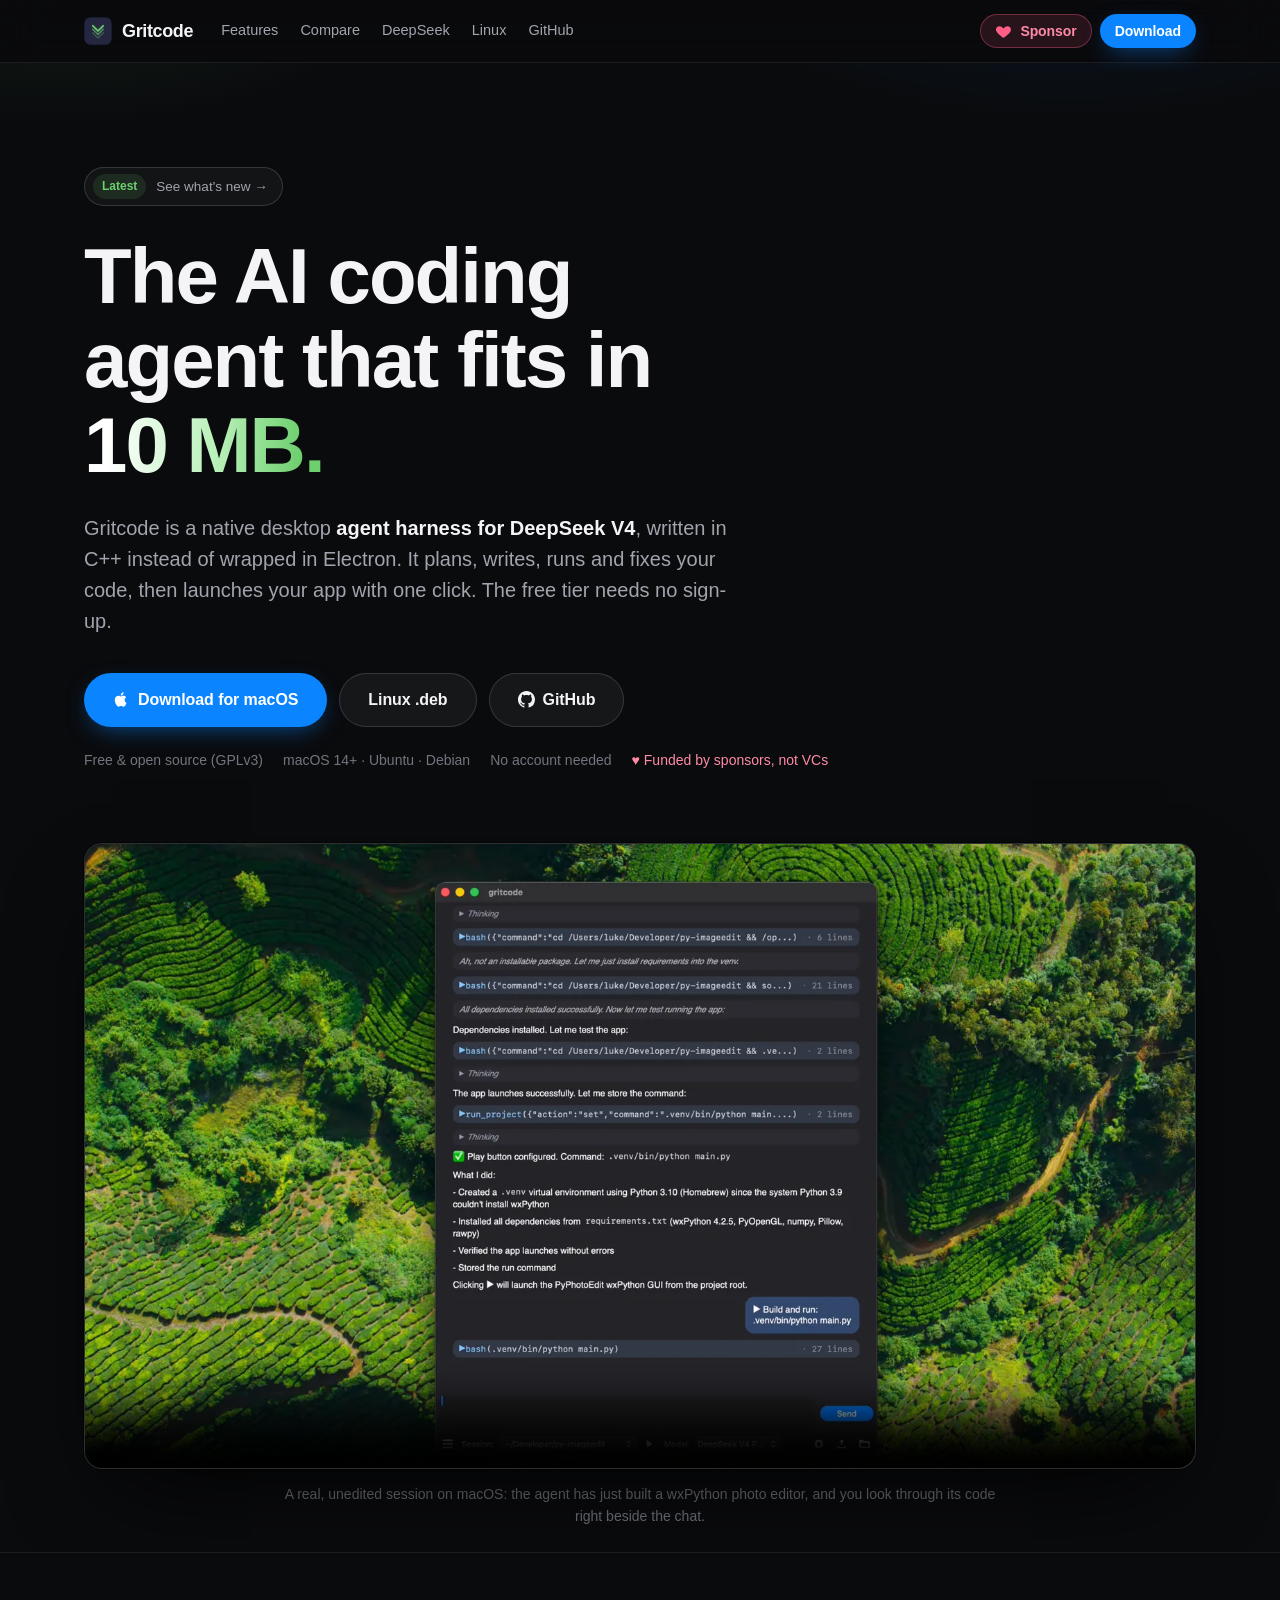
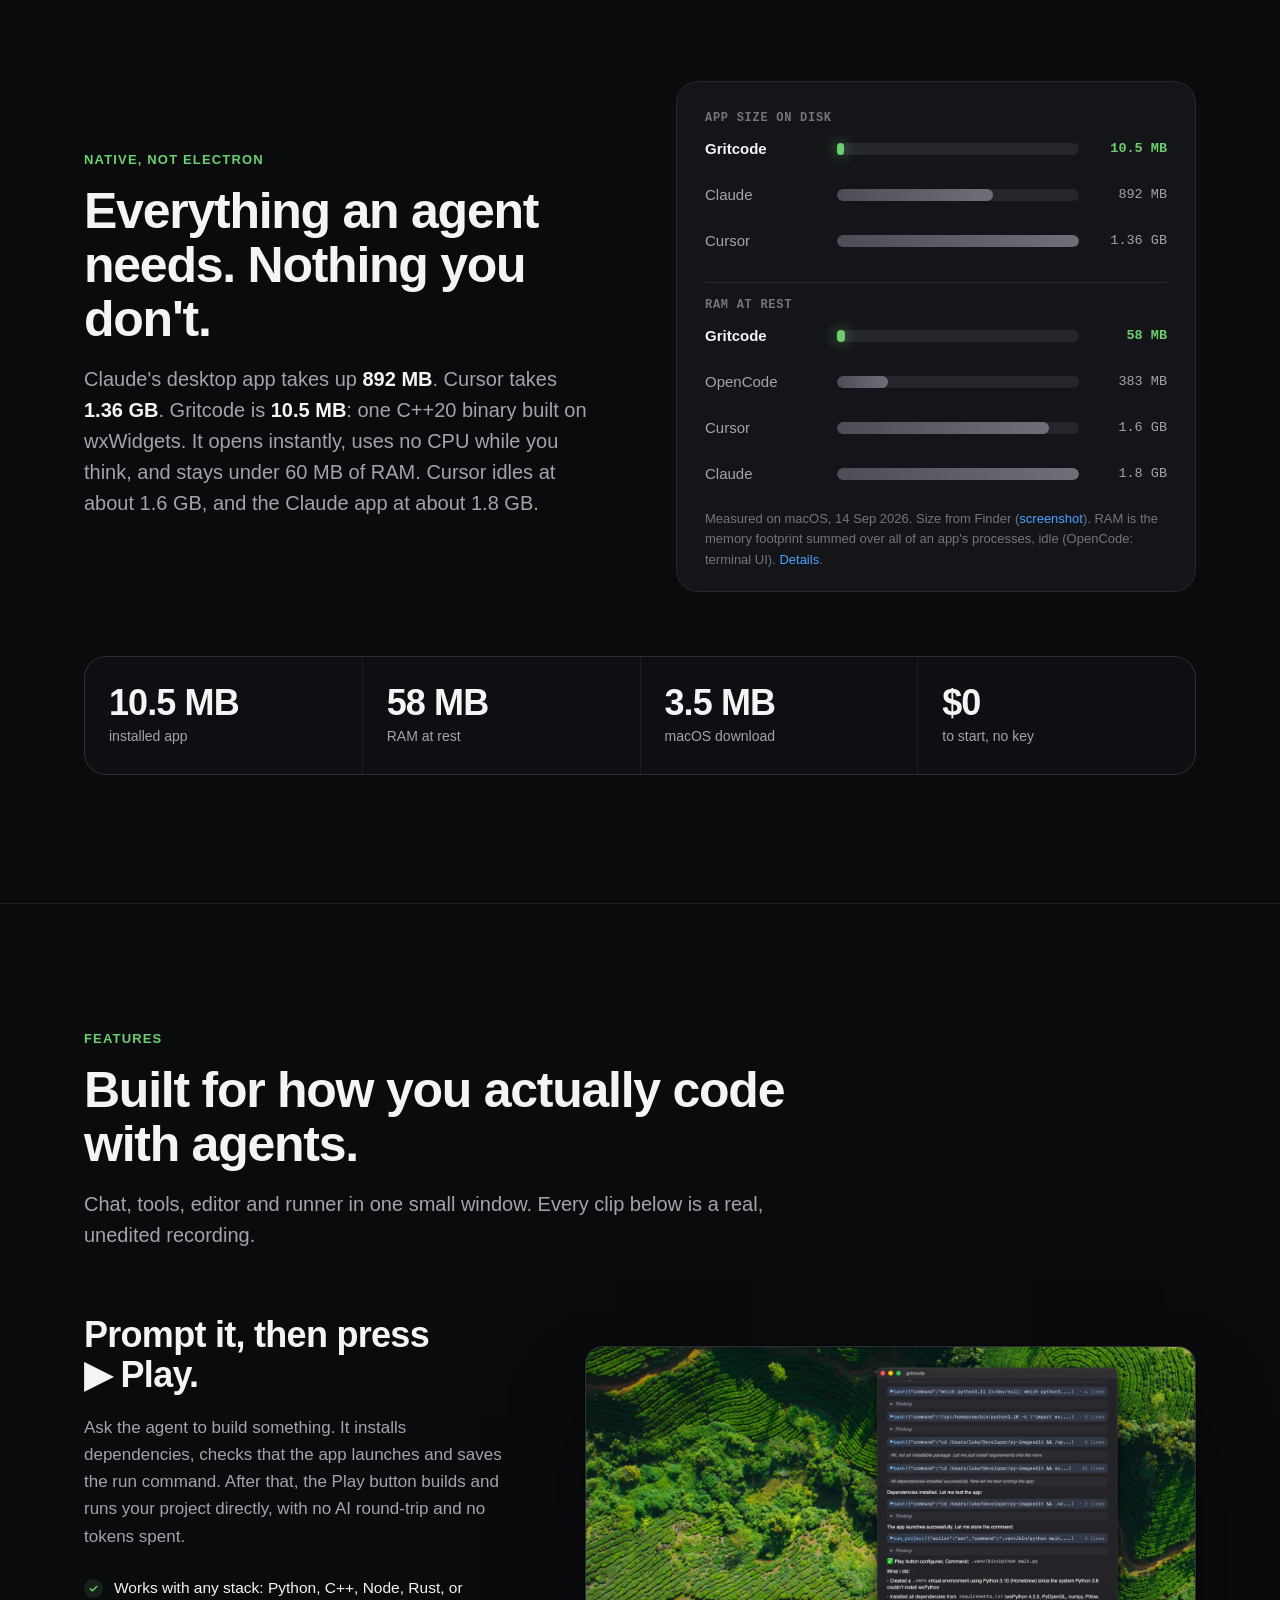
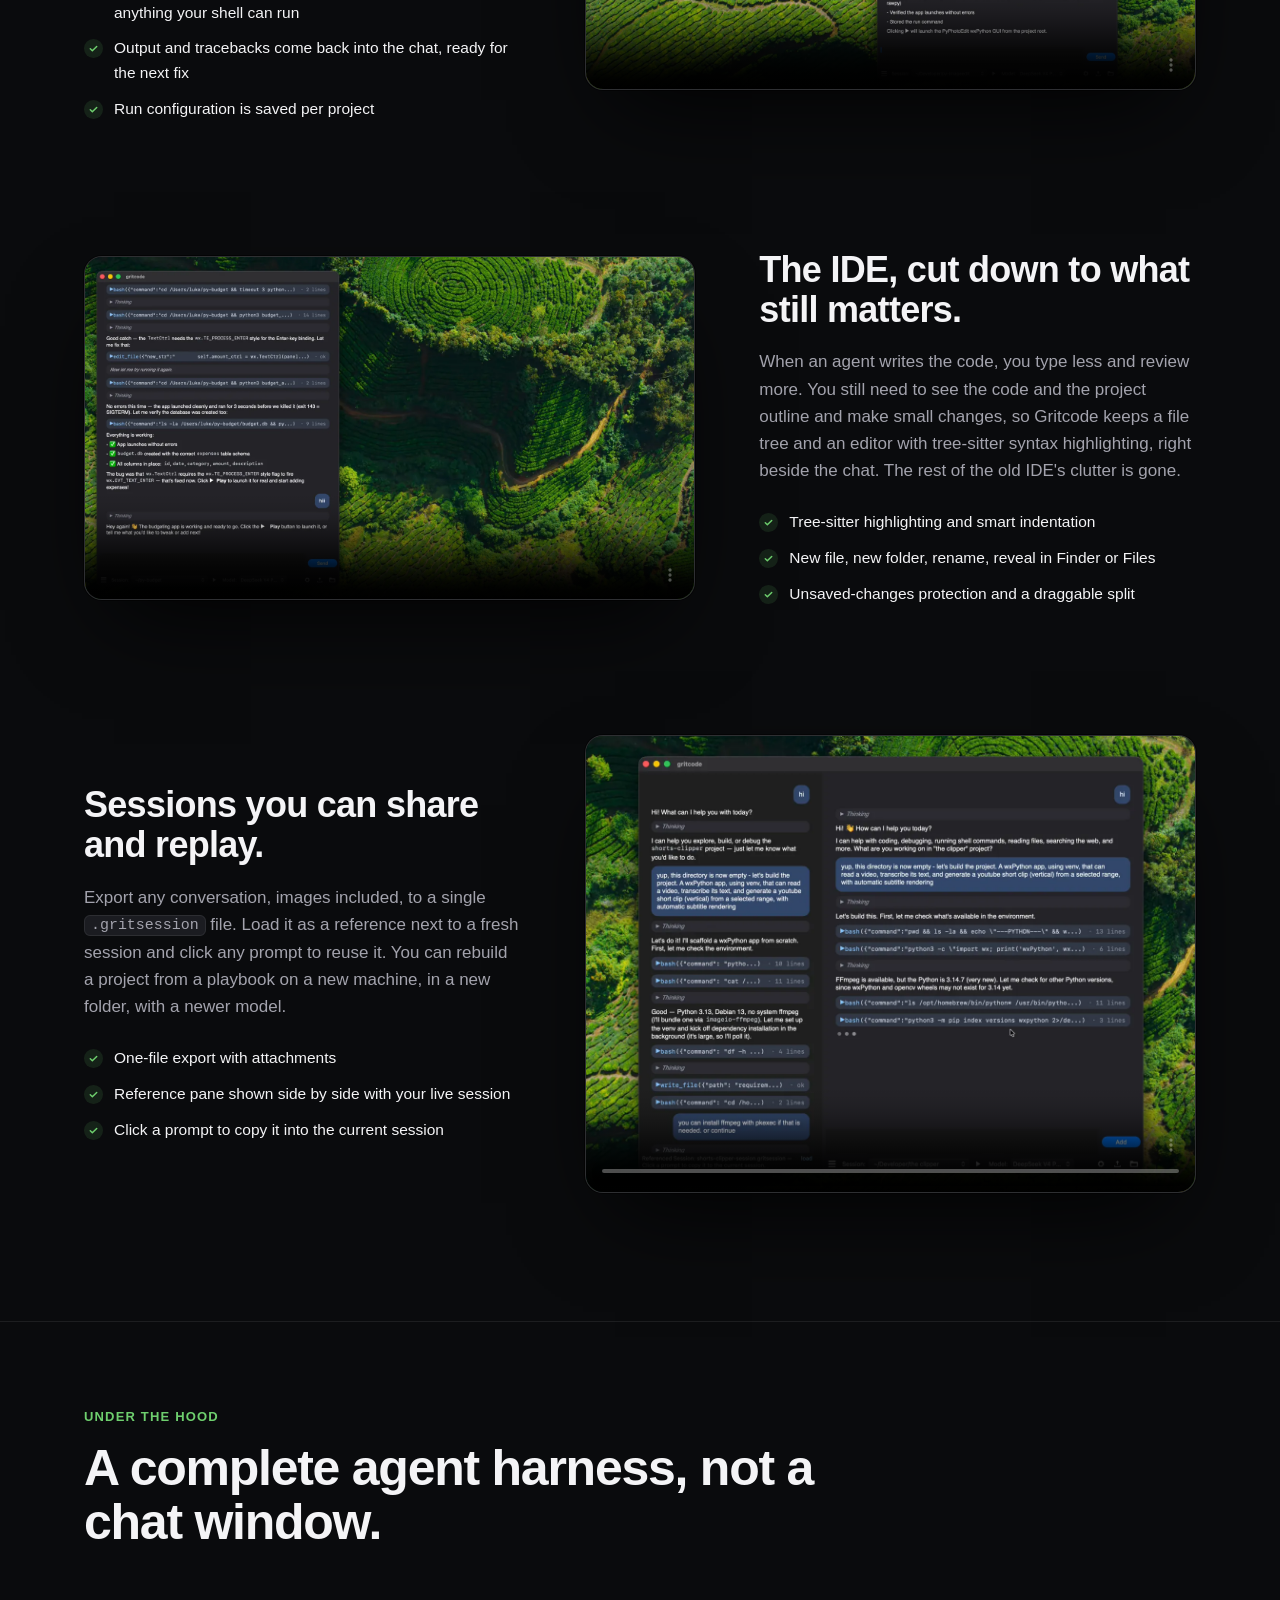
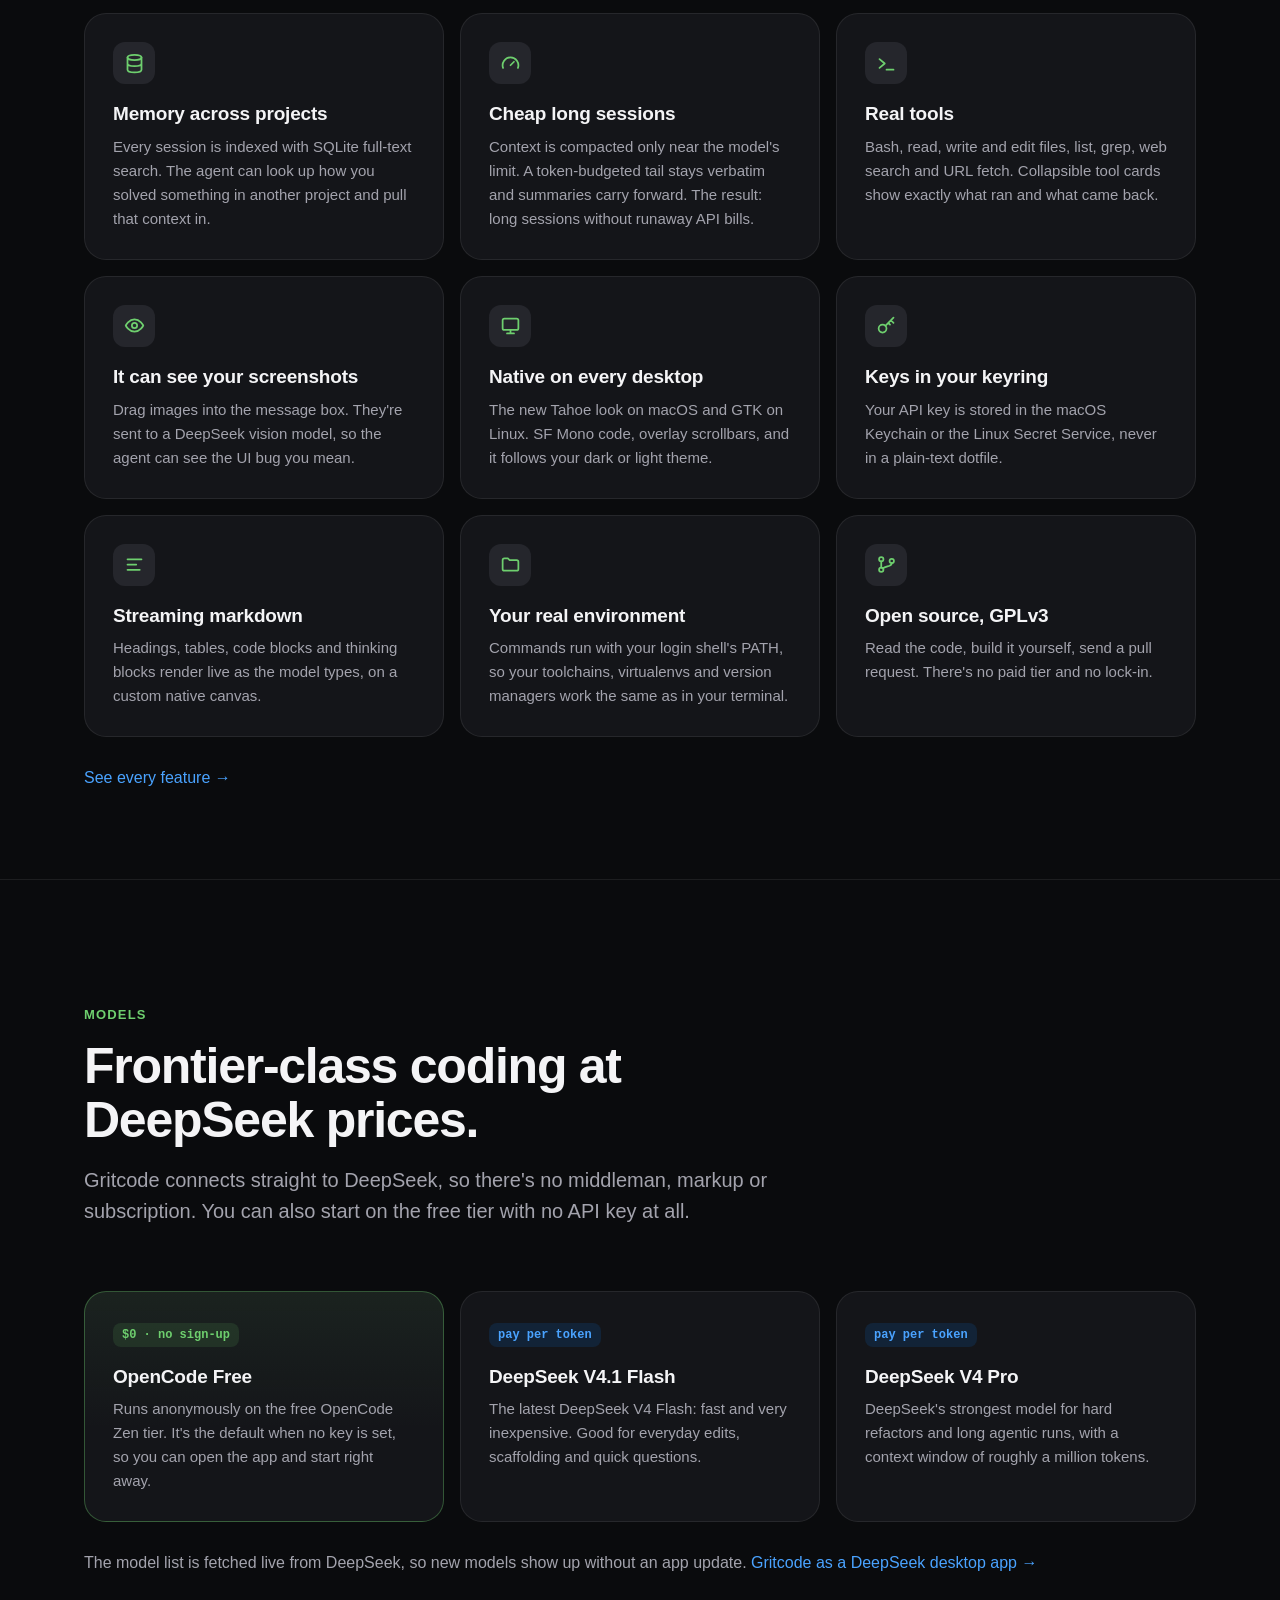
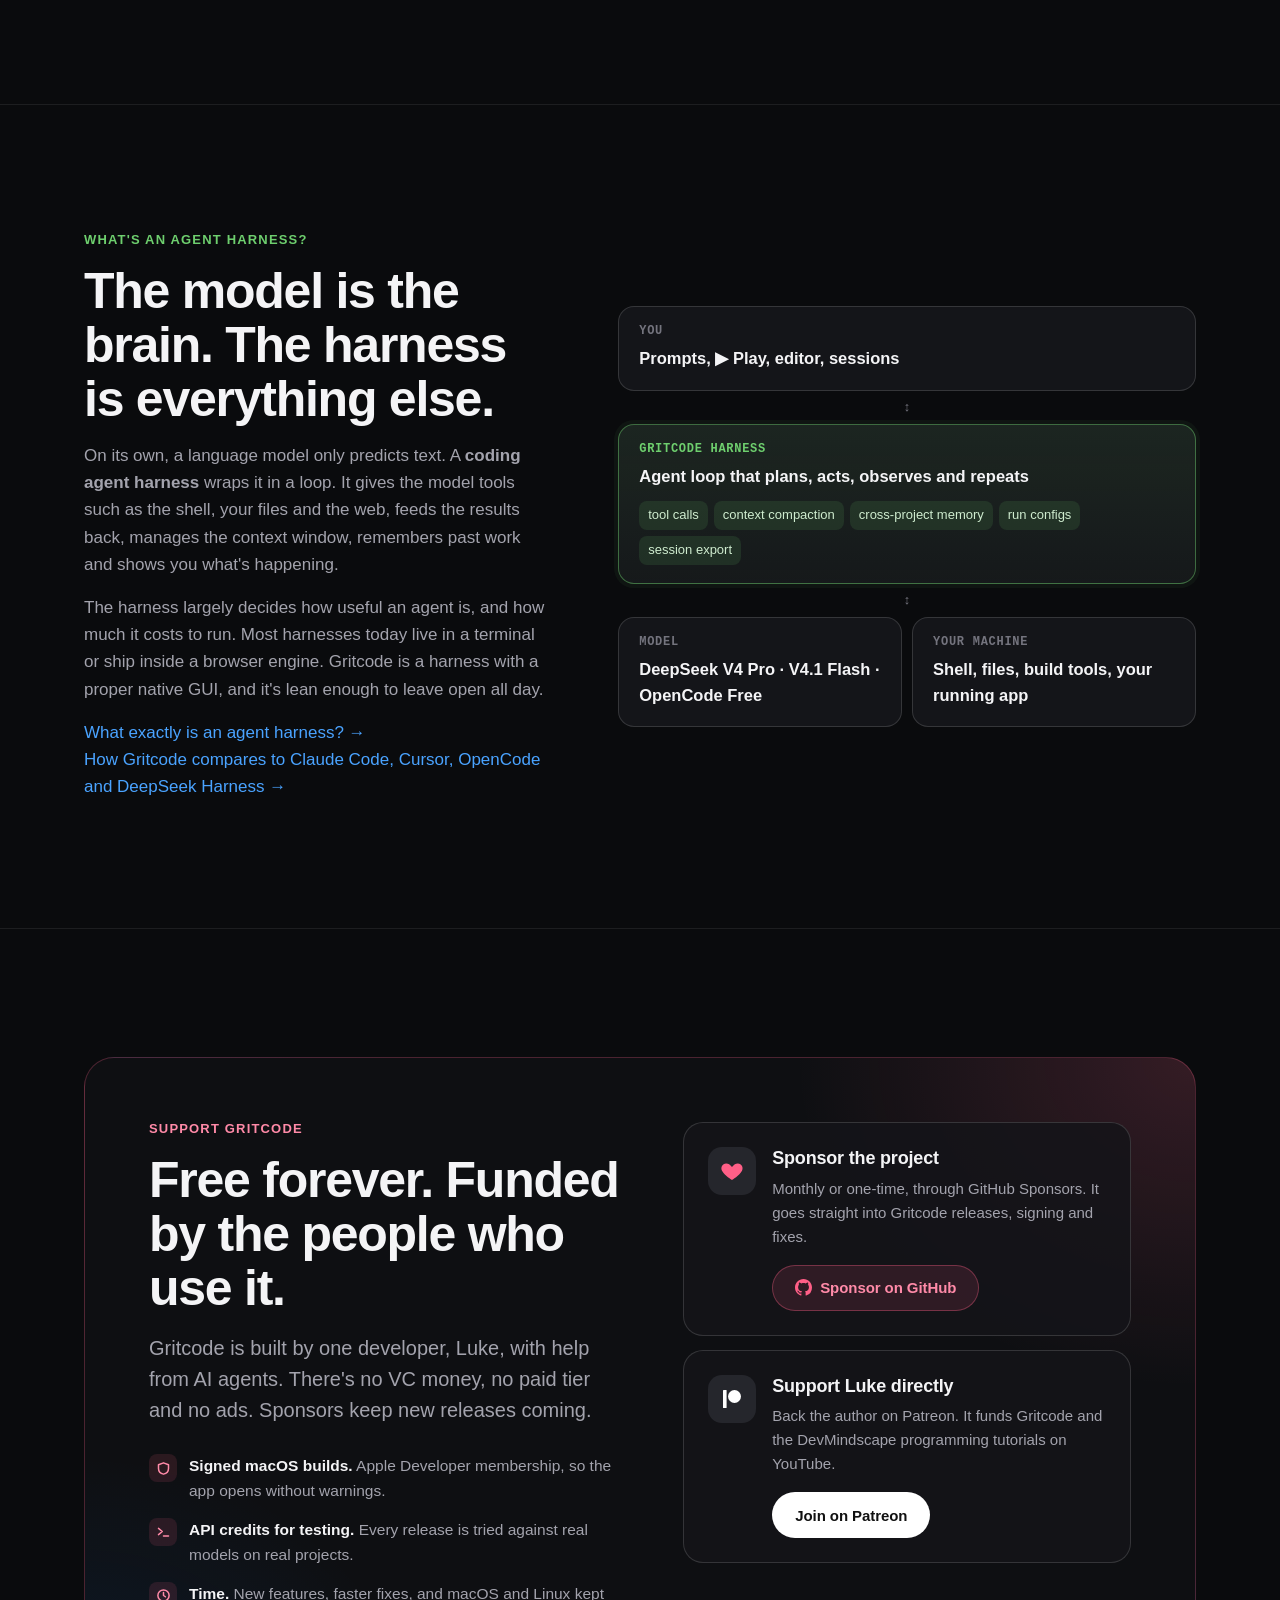
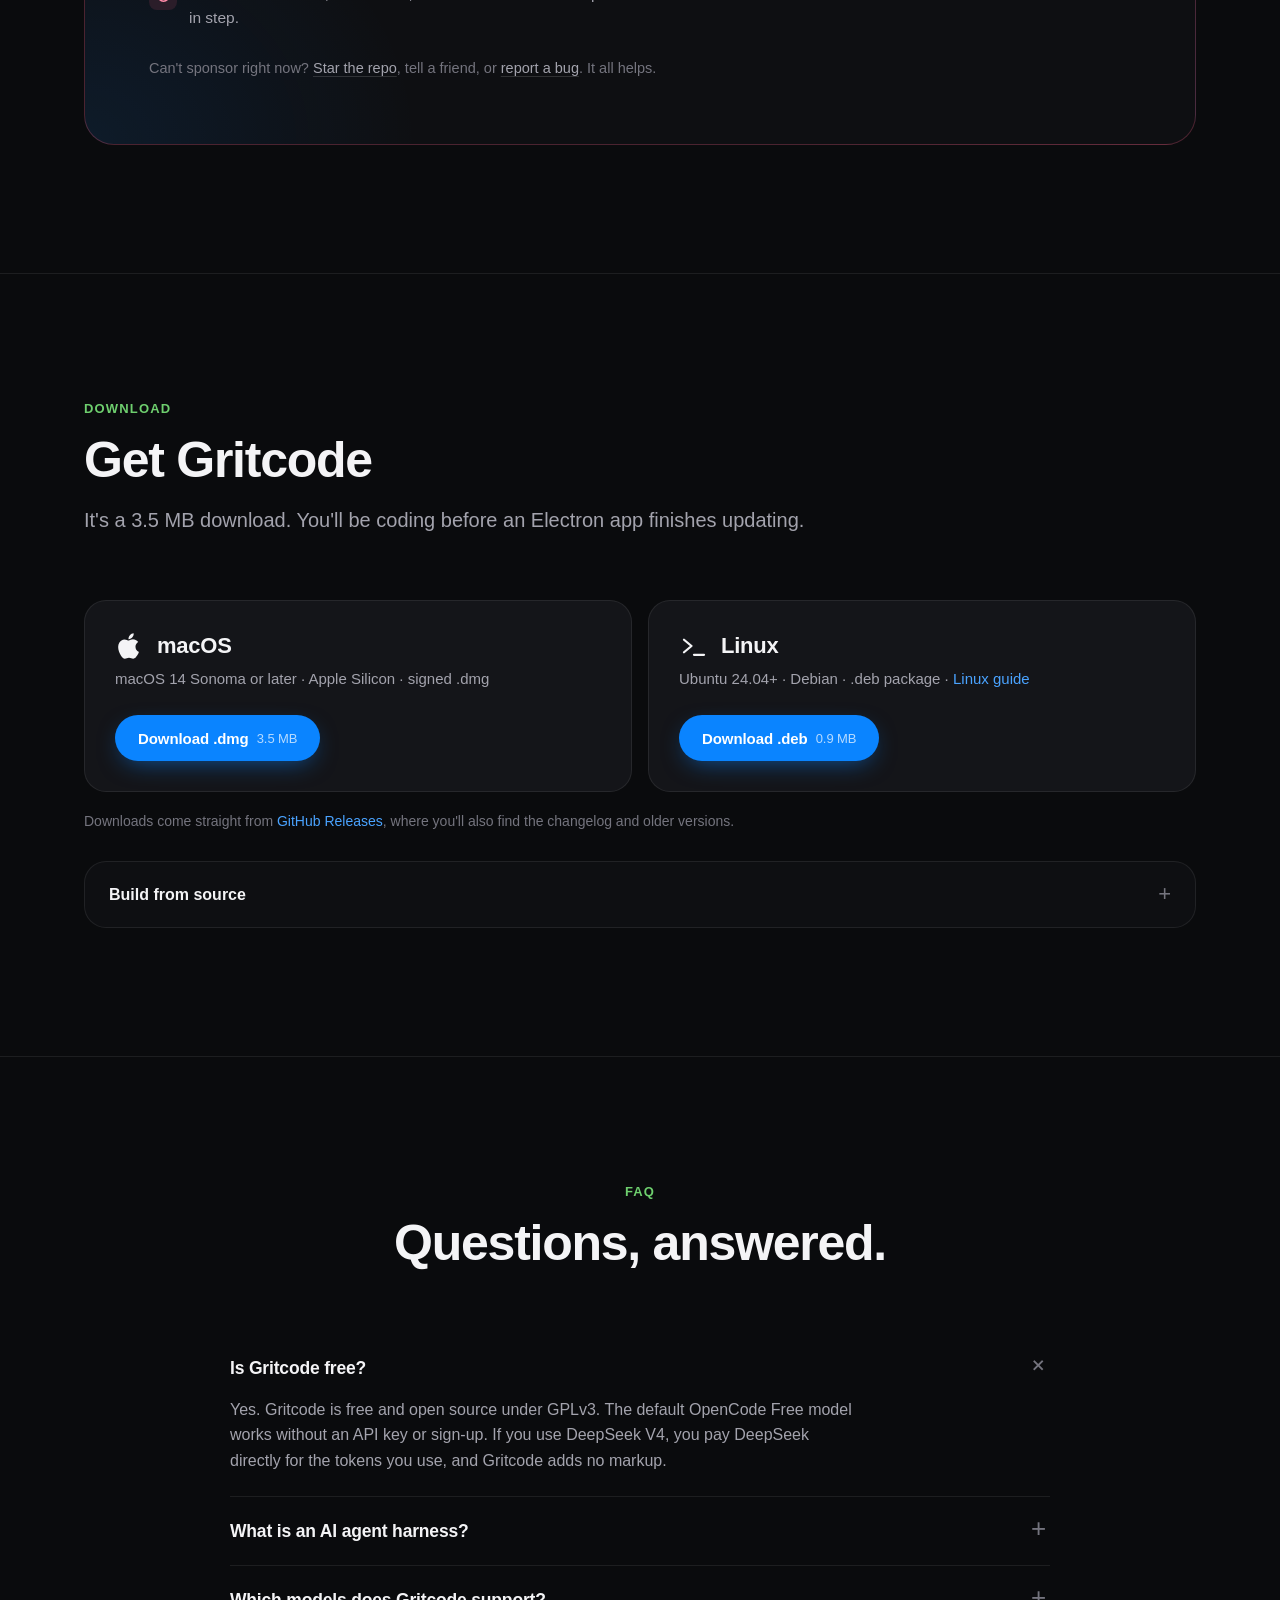
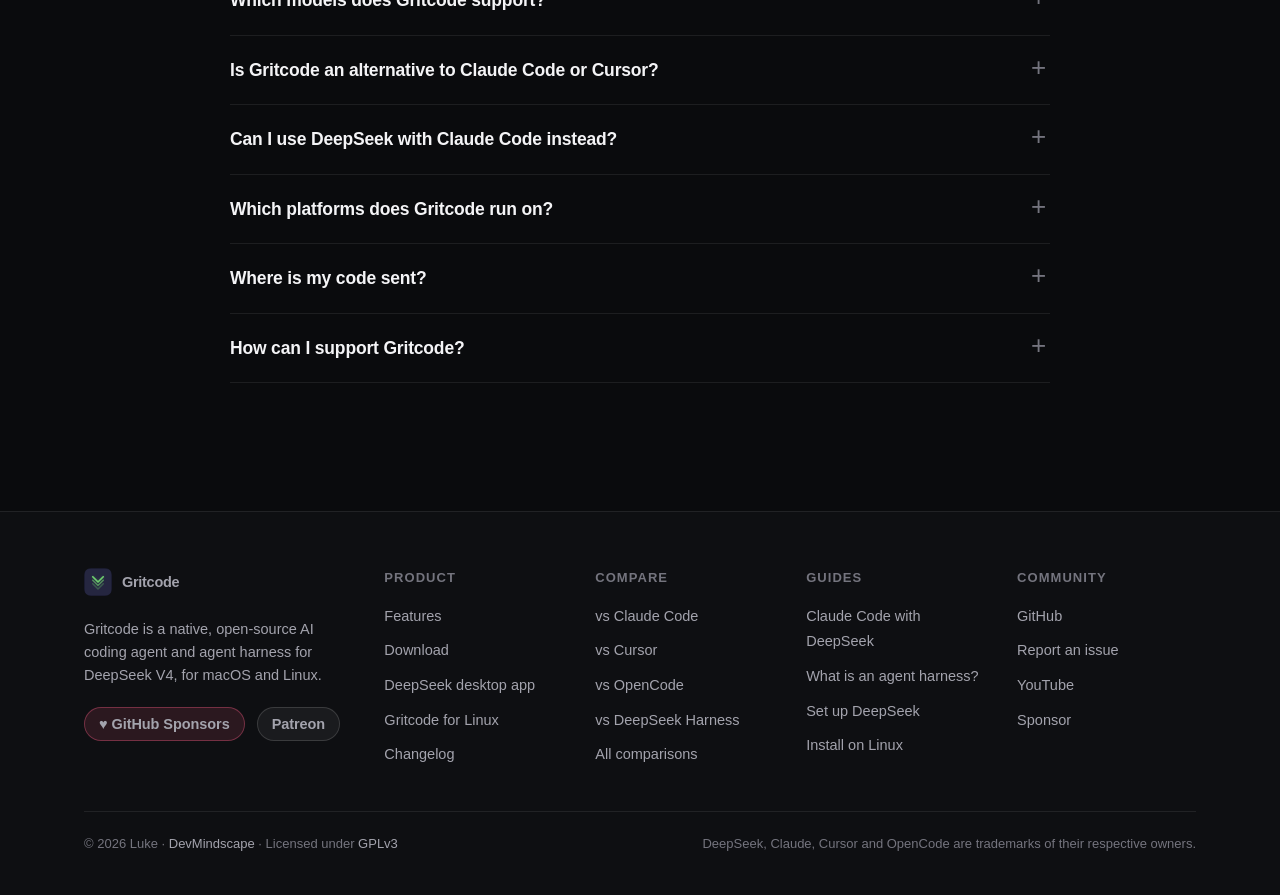
<file: index.html>
<!DOCTYPE html>
<html lang="en">
<head>
<meta charset="utf-8">
<meta name="viewport" content="width=device-width, initial-scale=1">
<title>Gritcode — Native AI Coding Agent &amp; Harness for DeepSeek</title>
<meta name="description" content="Free, open-source AI coding agent for macOS &amp; Linux. A 10 MB native agent harness for DeepSeek V4 with a built-in editor, one-click Run and cross-project memory.">
<link rel="canonical" href="https://gritcode.ai/">
<meta name="robots" content="index, follow, max-image-preview:large">
<meta name="theme-color" content="#0a0b0d">
<link rel="icon" href="assets/favicon.svg" type="image/svg+xml">
<link rel="icon" href="assets/favicon-32.png" sizes="32x32" type="image/png">
<link rel="apple-touch-icon" href="assets/apple-touch-icon.png">
<meta property="og:type" content="website">
<meta property="og:site_name" content="Gritcode">
<meta property="og:title" content="Gritcode — the AI coding agent that fits in 10 MB">
<meta property="og:description" content="A native, open-source agent harness for DeepSeek V4. Built-in editor, one-click Run, session replay, cross-project memory. Free tier, no sign-up.">
<meta property="og:url" content="https://gritcode.ai/">
<meta property="og:image" content="https://gritcode.ai/assets/og.png">
<meta property="og:image:width" content="1200">
<meta property="og:image:height" content="630">
<meta property="og:image:alt" content="Gritcode, a native AI coding agent, running on macOS">
<meta name="twitter:card" content="summary_large_image">
<meta name="twitter:title" content="Gritcode — the AI coding agent that fits in 10 MB">
<meta name="twitter:description" content="Native, open-source agent harness for DeepSeek V4. No Electron. Free tier, no sign-up.">
<meta name="twitter:image" content="https://gritcode.ai/assets/og.png">
<link rel="stylesheet" href="assets/site.css?v=2">
<script type="application/ld+json">
{
  "@context": "https://schema.org",
  "@graph": [
    {
      "@type": "SoftwareApplication",
      "@id": "https://gritcode.ai/#app",
      "name": "Gritcode",
      "alternateName": "Gritcode AI coding agent",
      "description": "Native desktop AI coding agent and agent harness for DeepSeek V4. Built-in code editor, one-click build and run, shareable sessions and cross-project memory. Written in C++20 with wxWidgets — no Electron.",
      "applicationCategory": "DeveloperApplication",
      "applicationSubCategory": "AI coding agent",
      "operatingSystem": "macOS 14 or later (Apple Silicon), Ubuntu, Debian",
      "url": "https://gritcode.ai/",
      "downloadUrl": "https://github.com/lszl84/gritcode/releases/latest",
      "installUrl": "https://gritcode.ai/#download",
      "screenshot": "https://gritcode.ai/media/editor.webp",
      "image": "https://gritcode.ai/assets/og.png",
      "fileSize": "10.5 MB",
      "license": "https://www.gnu.org/licenses/gpl-3.0.html",
      "isAccessibleForFree": true,
      "offers": { "@type": "Offer", "price": "0", "priceCurrency": "USD" },
      "author": { "@id": "https://gritcode.ai/#author" },
      "codeRepository": "https://github.com/lszl84/gritcode",
      "featureList": [
        "AI coding agent with bash, file read/write/edit, grep and web search tools",
        "One-click Play button to build and run the project without an AI round-trip",
        "Built-in code editor with tree-sitter syntax highlighting and file tree",
        "Export and replay sessions as .gritsession files",
        "Cross-project memory with SQLite full-text search",
        "Context compaction to keep long agent sessions cheap",
        "DeepSeek V4 Pro and V4.1 Flash, plus a free tier with no API key",
        "Native app: about 10 MB on disk, under 60 MB of RAM at rest"
      ]
    },
    {
      "@type": "VideoObject",
      "name": "Gritcode: agent chat with file tree and code editor",
      "description": "Gritcode, a native AI coding agent, shows the project an agent just built in its file tree and syntax-highlighted editor, beside the chat.",
      "thumbnailUrl": "https://gritcode.ai/media/editor.webp",
      "contentUrl": "https://gritcode.ai/media/editor.mp4",
      "uploadDate": "2026-09-14",
      "duration": "PT15S"
    },
    {
      "@type": "VideoObject",
      "name": "Gritcode Play button: run the app the agent built",
      "description": "After the agent sets up a Python project, one click on Gritcode's Play button launches the app with no AI round-trip.",
      "thumbnailUrl": "https://gritcode.ai/media/play-button.webp",
      "contentUrl": "https://gritcode.ai/media/play-button.mp4",
      "uploadDate": "2026-09-14",
      "duration": "PT14S"
    },
    {
      "@type": "VideoObject",
      "name": "Reviewing agent-written code in Gritcode's built-in editor",
      "description": "Browsing a budgeting app's code in Gritcode's editor with tree-sitter syntax highlighting.",
      "thumbnailUrl": "https://gritcode.ai/media/code-review.webp",
      "contentUrl": "https://gritcode.ai/media/code-review.mp4",
      "uploadDate": "2026-09-14",
      "duration": "PT10S"
    },
    {
      "@type": "VideoObject",
      "name": "Replaying a .gritsession in Gritcode",
      "description": "Loading an exported .gritsession file as a reference pane and replaying its prompts in a new project.",
      "thumbnailUrl": "https://gritcode.ai/media/session-replay.webp",
      "contentUrl": "https://gritcode.ai/media/session-replay.mp4",
      "uploadDate": "2026-09-14",
      "duration": "PT55S"
    },
    {
      "@type": "Person",
      "@id": "https://gritcode.ai/#author",
      "name": "Luke",
      "url": "https://devmindscape.com",
      "sameAs": [
        "https://github.com/lszl84",
        "https://patreon.com/LukeDevMindscape",
        "https://youtube.com/@devmindscapetutorials"
      ]
    },
    {
      "@type": "WebSite",
      "@id": "https://gritcode.ai/#website",
      "url": "https://gritcode.ai/",
      "name": "Gritcode",
      "publisher": { "@id": "https://gritcode.ai/#author" }
    },
    {
      "@type": "FAQPage",
      "mainEntity": [
        { "@type": "Question", "name": "Is Gritcode free?", "acceptedAnswer": { "@type": "Answer", "text": "Yes. Gritcode is free and open source under GPLv3. The default OpenCode Free model works without an API key or sign-up. If you use DeepSeek V4, you pay DeepSeek directly for the tokens you use — Gritcode adds no markup." } },
        { "@type": "Question", "name": "What is an AI agent harness?", "acceptedAnswer": { "@type": "Answer", "text": "An agent harness is the software around a language model that turns it into an agent: the loop that calls the model, the tools it can use (shell, files, search), context-window management, memory and the user interface. Gritcode is a coding agent harness built for DeepSeek V4." } },
        { "@type": "Question", "name": "Which models does Gritcode support?", "acceptedAnswer": { "@type": "Answer", "text": "DeepSeek V4 Pro and DeepSeek V4.1 Flash with your own DeepSeek API key, plus a free OpenCode Zen model that needs no key. The DeepSeek model list is fetched live, so new models appear without an app update." } },
        { "@type": "Question", "name": "Is Gritcode an alternative to Claude Code or Cursor?", "acceptedAnswer": { "@type": "Answer", "text": "Yes, if you want an agentic coding assistant that is native, open source and inexpensive to run. Gritcode is about 10 MB on disk compared with 892 MB for the Claude desktop app and 1.36 GB for Cursor, and it runs DeepSeek models instead of a subscription." } },
        { "@type": "Question", "name": "Can I use DeepSeek with Claude Code instead?", "acceptedAnswer": { "@type": "Answer", "text": "Yes. DeepSeek offers an Anthropic-compatible API that Claude Code can use through environment variables. Gritcode is the no-setup option: paste your DeepSeek key in Settings and start." } },
        { "@type": "Question", "name": "Which platforms does Gritcode run on?", "acceptedAnswer": { "@type": "Answer", "text": "macOS 14 Sonoma or later on Apple Silicon (signed .dmg) and Linux (Ubuntu and Debian .deb). You can also build it from source with CMake." } },
        { "@type": "Question", "name": "How can I support Gritcode?", "acceptedAnswer": { "@type": "Answer", "text": "Sponsor the project on GitHub Sponsors (github.com/sponsors/lszl84) or support the author directly on Patreon (patreon.com/LukeDevMindscape). Starring the GitHub repository and sharing Gritcode also helps." } }
      ]
    }
  ]
}
</script>
</head>
<body>
<a class="skip" href="#main">Skip to content</a>

<header class="nav">
  <div class="wrap nav-in">
    <a class="brand" href="./" aria-label="Gritcode home"><img src="assets/favicon.svg" alt="" width="28" height="28"><span>Gritcode</span></a>
    <nav class="links" aria-label="Main">
      <a href="features/">Features</a>
      <a href="compare/">Compare</a>
      <a href="deepseek/">DeepSeek</a>
      <a href="linux/">Linux</a>
      <a href="https://github.com/lszl84/gritcode" rel="noopener">GitHub</a>
    </nav>
    <div class="nav-cta">
      <a class="btn btn-sponsor btn-sm" href="sponsor/"><svg width="20" height="20" viewBox="0 0 24 24" fill="currentColor" aria-hidden="true"><path d="M12 21s-7.5-4.6-10-9.3C.4 8.5 2.3 4.5 6.2 4.5c2.2 0 3.8 1.2 5.8 3.4 2-2.2 3.6-3.4 5.8-3.4 3.9 0 5.8 4 4.2 7.2C19.5 16.4 12 21 12 21z"/></svg>Sponsor</a>
      <a class="btn btn-primary btn-sm" href="#download">Download</a>
    </div>
  </div>
</header>

<main id="main">

<!-- Hero -->
<section class="hero">
  <div class="wrap">
    <a class="badge" href="https://github.com/lszl84/gritcode/releases/latest" rel="noopener"><b data-version>Latest</b> See what's new →</a>
    <h1>The AI coding agent that fits in <span class="grad">10&nbsp;MB.</span></h1>
    <p class="lead">Gritcode is a native desktop <strong>agent harness for DeepSeek V4</strong>, written in C++ instead of wrapped in Electron. It plans, writes, runs and fixes your code, then launches your app with one click. The free tier needs no sign-up.</p>
    <div class="cta-row">
      <a class="btn btn-primary btn-lg" data-asset="dmg" href="https://github.com/lszl84/gritcode/releases/latest">
        <svg width="20" height="20" viewBox="0 0 24 24" fill="currentColor" aria-hidden="true"><path d="M16.4 12.6c0-2.6 2.1-3.8 2.2-3.9-1.2-1.8-3.1-2-3.7-2-1.6-.2-3.1.9-3.9.9-.8 0-2-.9-3.4-.9-1.7 0-3.3 1-4.2 2.6-1.8 3.1-.5 7.7 1.3 10.2.9 1.2 1.9 2.6 3.2 2.6 1.3-.1 1.8-.8 3.3-.8 1.6 0 2 .8 3.4.8 1.4 0 2.3-1.3 3.1-2.5 1-1.4 1.4-2.8 1.4-2.9-.1 0-2.7-1-2.7-4.1zM13.9 5c.7-.9 1.2-2 1-3.2-1 0-2.3.7-3 1.6-.7.8-1.2 2-1.1 3.1 1.2.1 2.3-.6 3.1-1.5z"/></svg>
        Download for macOS
      </a>
      <a class="btn btn-ghost btn-lg" data-asset="deb" href="https://github.com/lszl84/gritcode/releases/latest">Linux .deb</a>
      <a class="btn btn-ghost btn-lg" href="https://github.com/lszl84/gritcode" rel="noopener">
        <svg width="20" height="20" viewBox="0 0 16 16" fill="currentColor" aria-hidden="true"><path d="M8 0C3.58 0 0 3.58 0 8c0 3.54 2.29 6.53 5.47 7.59.4.07.55-.17.55-.38 0-.19-.01-.82-.01-1.49-2.01.37-2.53-.49-2.69-.94-.09-.23-.48-.94-.82-1.13-.28-.15-.68-.52-.01-.53.63-.01 1.08.58 1.23.82.72 1.21 1.87.87 2.33.66.07-.52.28-.87.51-1.07-1.78-.2-3.64-.89-3.64-3.95 0-.87.31-1.59.82-2.15-.08-.2-.36-1.02.08-2.12 0 0 .67-.21 2.2.82.64-.18 1.32-.27 2-.27.68 0 1.36.09 2 .27 1.53-1.04 2.2-.82 2.2-.82.44 1.1.16 1.92.08 2.12.51.56.82 1.27.82 2.15 0 3.07-1.87 3.75-3.65 3.95.29.25.54.73.54 1.48 0 1.07-.01 1.93-.01 2.2 0 .21.15.46.55.38A8.01 8.01 0 0016 8c0-4.42-3.58-8-8-8z"/></svg>
        GitHub
      </a>
    </div>
    <div class="hero-meta">
      <span>Free &amp; open source (GPLv3)</span>
      <span>macOS 14+ · Ubuntu · Debian</span>
      <span>No account needed</span>
      <span><a href="sponsor/">♥ Funded by sponsors, not VCs</a></span>
    </div>

    <figure class="hero-shot">
      <div class="shot">
        <video data-autoplay muted loop playsinline preload="none" poster="media/editor.webp" width="1600" height="900" aria-label="Gritcode on macOS with the agent chat on the left and the project's file tree and code on the right">
          <source src="media/editor.mp4" type="video/mp4">
        </video>
      </div>
      <figcaption>A real, unedited session on macOS: the agent has just built a wxPython photo editor, and you look through its code right beside the chat.</figcaption>
    </figure>
  </div>
</section>

<!-- Native / size -->
<section class="section" id="native">
  <div class="wrap">
    <div class="sizes">
      <div>
        <span class="eyebrow">Native, not Electron</span>
        <h2>Everything an agent needs. Nothing you don't.</h2>
        <p class="lead">Claude's desktop app takes up <strong>892&nbsp;MB</strong>. Cursor takes <strong>1.36&nbsp;GB</strong>. Gritcode is <strong>10.5&nbsp;MB</strong>: one C++20 binary built on wxWidgets. It opens instantly, uses no CPU while you think, and stays under 60&nbsp;MB of RAM. Cursor idles at about 1.6&nbsp;GB, and the Claude app at about 1.8&nbsp;GB.</p>
      </div>
      <figure class="bars" aria-label="App size on disk and RAM at rest">
        <div class="bars-label">App size on disk</div>
        <div class="bar-row me"><span class="n">Gritcode</span><span class="bar"><i style="--w:.76%"></i></span><span class="v">10.5 MB</span></div>
        <div class="bar-row"><span class="n">Claude</span><span class="bar"><i style="--w:64.6%"></i></span><span class="v">892 MB</span></div>
        <div class="bar-row"><span class="n">Cursor</span><span class="bar"><i style="--w:100%"></i></span><span class="v">1.36 GB</span></div>
        <div class="bars-label">RAM at rest</div>
        <div class="bar-row me"><span class="n">Gritcode</span><span class="bar"><i style="--w:3.2%"></i></span><span class="v">58 MB</span></div>
        <div class="bar-row"><span class="n">OpenCode</span><span class="bar"><i style="--w:21.2%"></i></span><span class="v">383 MB</span></div>
        <div class="bar-row"><span class="n">Cursor</span><span class="bar"><i style="--w:87.4%"></i></span><span class="v">1.6 GB</span></div>
        <div class="bar-row"><span class="n">Claude</span><span class="bar"><i style="--w:100%"></i></span><span class="v">1.8 GB</span></div>
        <figcaption class="dim">Measured on macOS, 14 Sep 2026. Size from Finder (<a href="media/finder-size.webp">screenshot</a>). RAM is the memory footprint summed over all of an app's processes, idle (OpenCode: terminal UI). <a href="compare/">Details</a>.</figcaption>
      </figure>
    </div>
    <div class="stats">
      <div class="stat"><b>10.5 MB</b><span>installed app</span></div>
      <div class="stat"><b>58 MB</b><span>RAM at rest</span></div>
      <div class="stat"><b>3.5 MB</b><span>macOS download</span></div>
      <div class="stat"><b>$0</b><span>to start, no key</span></div>
    </div>
  </div>
</section>

<!-- Features -->
<section class="section" id="features">
  <div class="wrap">
    <div class="section-head">
      <span class="eyebrow">Features</span>
      <h2>Built for how you actually code with agents.</h2>
      <p class="lead">Chat, tools, editor and runner in one small window. Every clip below is a real, unedited recording.</p>
    </div>

    <div class="feature">
      <div class="feature-text">
        <h3 class="h3-lg">Prompt it, then press ▶&nbsp;Play.</h3>
        <p>Ask the agent to build something. It installs dependencies, checks that the app launches and saves the run command. After that, the Play button builds and runs your project directly, with no AI round-trip and no tokens spent.</p>
        <ul class="checks">
          <li>Works with any stack: Python, C++, Node, Rust, or anything your shell can run</li>
          <li>Output and tracebacks come back into the chat, ready for the next fix</li>
          <li>Run configuration is saved per project</li>
        </ul>
      </div>
      <figure>
        <div class="shot">
          <video data-autoplay muted loop playsinline preload="none" poster="media/play-button.webp" width="1600" height="900" aria-label="Pressing Play in Gritcode launches the PyPhotoEdit app the agent just built">
            <source src="media/play-button.mp4" type="video/mp4">
          </video>
        </div>
      </figure>
    </div>

    <div class="feature flip">
      <div class="feature-text">
        <h3 class="h3-lg">The IDE, cut down to what still matters.</h3>
        <p>When an agent writes the code, you type less and review more. You still need to see the code and the project outline and make small changes, so Gritcode keeps a file tree and an editor with tree-sitter syntax highlighting, right beside the chat. The rest of the old IDE's clutter is gone.</p>
        <ul class="checks">
          <li>Tree-sitter highlighting and smart indentation</li>
          <li>New file, new folder, rename, reveal in Finder or Files</li>
          <li>Unsaved-changes protection and a draggable split</li>
        </ul>
      </div>
      <figure>
        <div class="shot">
          <video data-autoplay muted loop playsinline preload="none" poster="media/code-review.webp" width="1600" height="900" aria-label="Reviewing the code of a budgeting app in Gritcode's built-in editor with syntax highlighting">
            <source src="media/code-review.mp4" type="video/mp4">
          </video>
        </div>
      </figure>
    </div>

    <div class="feature">
      <div class="feature-text">
        <h3 class="h3-lg">Sessions you can share and replay.</h3>
        <p>Export any conversation, images included, to a single <code>.gritsession</code> file. Load it as a reference next to a fresh session and click any prompt to reuse it. You can rebuild a project from a playbook on a new machine, in a new folder, with a newer model.</p>
        <ul class="checks">
          <li>One-file export with attachments</li>
          <li>Reference pane shown side by side with your live session</li>
          <li>Click a prompt to copy it into the current session</li>
        </ul>
      </div>
      <figure>
        <div class="shot r43">
          <video data-autoplay muted loop playsinline preload="none" poster="media/session-replay.webp" width="1280" height="960" aria-label="Loading a .gritsession file into Gritcode and replaying its prompts in a new project">
            <source src="media/session-replay.mp4" type="video/mp4">
          </video>
        </div>
      </figure>
    </div>
  </div>
</section>

<!-- More features -->
<section class="section tight" id="more">
  <div class="wrap">
    <div class="section-head">
      <span class="eyebrow">Under the hood</span>
      <h2>A complete agent harness, not a chat window.</h2>
    </div>
    <div class="grid g3">
      <div class="card">
        <div class="icon"><svg viewBox="0 0 24 24" fill="none" stroke="currentColor" stroke-width="2" stroke-linecap="round" stroke-linejoin="round"><ellipse cx="12" cy="5" rx="8" ry="3"/><path d="M4 5v14c0 1.7 3.6 3 8 3s8-1.3 8-3V5M4 12c0 1.7 3.6 3 8 3s8-1.3 8-3"/></svg></div>
        <h3>Memory across projects</h3>
        <p>Every session is indexed with SQLite full-text search. The agent can look up how you solved something in another project and pull that context in.</p>
      </div>
      <div class="card">
        <div class="icon"><svg viewBox="0 0 24 24" fill="none" stroke="currentColor" stroke-width="2" stroke-linecap="round" stroke-linejoin="round"><path d="M3.5 17a9 9 0 1 1 17 0"/><path d="M12 14l4-4"/></svg></div>
        <h3>Cheap long sessions</h3>
        <p>Context is compacted only near the model's limit. A token-budgeted tail stays verbatim and summaries carry forward. The result: long sessions without runaway API bills.</p>
      </div>
      <div class="card">
        <div class="icon"><svg viewBox="0 0 24 24" fill="none" stroke="currentColor" stroke-width="2" stroke-linecap="round" stroke-linejoin="round"><path d="m4 17 6-5-6-5M12 19h8"/></svg></div>
        <h3>Real tools</h3>
        <p>Bash, read, write and edit files, list, grep, web search and URL fetch. Collapsible tool cards show exactly what ran and what came back.</p>
      </div>
      <div class="card">
        <div class="icon"><svg viewBox="0 0 24 24" fill="none" stroke="currentColor" stroke-width="2" stroke-linecap="round" stroke-linejoin="round"><path d="M2 12s3.5-7 10-7 10 7 10 7-3.5 7-10 7S2 12 2 12z"/><circle cx="12" cy="12" r="3"/></svg></div>
        <h3>It can see your screenshots</h3>
        <p>Drag images into the message box. They're sent to a DeepSeek vision model, so the agent can see the UI bug you mean.</p>
      </div>
      <div class="card">
        <div class="icon"><svg viewBox="0 0 24 24" fill="none" stroke="currentColor" stroke-width="2" stroke-linecap="round" stroke-linejoin="round"><rect x="3" y="4" width="18" height="13" rx="2"/><path d="M8 21h8M12 17v4"/></svg></div>
        <h3>Native on every desktop</h3>
        <p>The new Tahoe look on macOS and GTK on Linux. SF Mono code, overlay scrollbars, and it follows your dark or light theme.</p>
      </div>
      <div class="card">
        <div class="icon"><svg viewBox="0 0 24 24" fill="none" stroke="currentColor" stroke-width="2" stroke-linecap="round" stroke-linejoin="round"><circle cx="7.5" cy="15.5" r="4.5"/><path d="m10.7 12.3 9.3-9.3M17 6l3 3M14 9l2 2"/></svg></div>
        <h3>Keys in your keyring</h3>
        <p>Your API key is stored in the macOS Keychain or the Linux Secret Service, never in a plain-text dotfile.</p>
      </div>
      <div class="card">
        <div class="icon"><svg viewBox="0 0 24 24" fill="none" stroke="currentColor" stroke-width="2" stroke-linecap="round" stroke-linejoin="round"><path d="M4 6h16M4 12h10M4 18h14"/></svg></div>
        <h3>Streaming markdown</h3>
        <p>Headings, tables, code blocks and thinking blocks render live as the model types, on a custom native canvas.</p>
      </div>
      <div class="card">
        <div class="icon"><svg viewBox="0 0 24 24" fill="none" stroke="currentColor" stroke-width="2" stroke-linecap="round" stroke-linejoin="round"><path d="M3 7a2 2 0 0 1 2-2h4l2 2h8a2 2 0 0 1 2 2v8a2 2 0 0 1-2 2H5a2 2 0 0 1-2-2z"/></svg></div>
        <h3>Your real environment</h3>
        <p>Commands run with your login shell's PATH, so your toolchains, virtualenvs and version managers work the same as in your terminal.</p>
      </div>
      <div class="card">
        <div class="icon"><svg viewBox="0 0 24 24" fill="none" stroke="currentColor" stroke-width="2" stroke-linecap="round" stroke-linejoin="round"><circle cx="6" cy="6" r="2.5"/><circle cx="6" cy="18" r="2.5"/><circle cx="18" cy="8" r="2.5"/><path d="M6 8.5v7M18 10.5c0 4-6 3-10.5 6"/></svg></div>
        <h3>Open source, GPLv3</h3>
        <p>Read the code, build it yourself, send a pull request. There's no paid tier and no lock-in.</p>
      </div>
    </div>
    <p class="more"><a href="features/">See every feature →</a></p>
  </div>
</section>

<!-- Models -->
<section class="section" id="models">
  <div class="wrap">
    <div class="section-head">
      <span class="eyebrow">Models</span>
      <h2>Frontier-class coding at DeepSeek prices.</h2>
      <p class="lead">Gritcode connects straight to DeepSeek, so there's no middleman, markup or subscription. You can also start on the free tier with no API key at all.</p>
    </div>
    <div class="grid g3">
      <div class="card hl">
        <span class="tag">$0 · no sign-up</span>
        <h3>OpenCode Free</h3>
        <p>Runs anonymously on the free OpenCode Zen tier. It's the default when no key is set, so you can open the app and start right away.</p>
      </div>
      <div class="card">
        <span class="tag blue">pay per token</span>
        <h3>DeepSeek V4.1 Flash</h3>
        <p>The latest DeepSeek V4 Flash: fast and very inexpensive. Good for everyday edits, scaffolding and quick questions.</p>
      </div>
      <div class="card">
        <span class="tag blue">pay per token</span>
        <h3>DeepSeek V4 Pro</h3>
        <p>DeepSeek's strongest model for hard refactors and long agentic runs, with a context window of roughly a million tokens.</p>
      </div>
    </div>
    <p class="more muted">The model list is fetched live from DeepSeek, so new models show up without an app update. <a href="deepseek/">Gritcode as a DeepSeek desktop app →</a></p>
  </div>
</section>

<!-- Harness explainer -->
<section class="section" id="harness">
  <div class="wrap harness">
    <div class="prose-sm">
      <span class="eyebrow">What's an agent harness?</span>
      <h2>The model is the brain. The harness is everything else.</h2>
      <p>On its own, a language model only predicts text. A <strong>coding agent harness</strong> wraps it in a loop. It gives the model tools such as the shell, your files and the web, feeds the results back, manages the context window, remembers past work and shows you what's happening.</p>
      <p>The harness largely decides how useful an agent is, and how much it costs to run. Most harnesses today live in a terminal or ship inside a browser engine. Gritcode is a harness with a proper native GUI, and it's lean enough to leave open all day.</p>
      <p><a href="agent-harness/">What exactly is an agent harness? →</a><br><a href="compare/">How Gritcode compares to Claude Code, Cursor, OpenCode and DeepSeek Harness →</a></p>
    </div>
    <div class="diagram" role="img" aria-label="Diagram: you talk to the Gritcode harness, which runs the agent loop, tools, context and memory, calls the model, and acts on your machine">
      <div class="layer"><div class="k">You</div><div class="t">Prompts, ▶ Play, editor, sessions</div></div>
      <div class="link-arrow">↕</div>
      <div class="layer core">
        <div class="k">Gritcode harness</div>
        <div class="t">Agent loop that plans, acts, observes and repeats</div>
        <div class="chips"><span>tool calls</span><span>context compaction</span><span>cross-project memory</span><span>run configs</span><span>session export</span></div>
      </div>
      <div class="link-arrow">↕</div>
      <div class="duo">
        <div class="layer"><div class="k">Model</div><div class="t">DeepSeek V4 Pro · V4.1 Flash · OpenCode Free</div></div>
        <div class="layer"><div class="k">Your machine</div><div class="t">Shell, files, build tools, your running app</div></div>
      </div>
    </div>
  </div>
</section>

<!-- Sponsor -->
<section class="section" id="sponsor">
  <div class="wrap">
    <div class="sponsor">
      <div class="sponsor-grid">
        <div>
          <span class="eyebrow pink">Support Gritcode</span>
          <h2>Free forever. Funded by the people who use it.</h2>
          <p class="lead">Gritcode is built by one developer, Luke, with help from AI agents. There's no VC money, no paid tier and no ads. Sponsors keep new releases coming.</p>
          <ul class="funds">
            <li><span class="ic"><svg viewBox="0 0 24 24" fill="none" stroke="currentColor" stroke-width="2.4" stroke-linecap="round" stroke-linejoin="round"><path d="M12 3l8 3v6c0 5-3.5 8-8 9-4.5-1-8-4-8-9V6z"/></svg></span><span><b>Signed macOS builds.</b> Apple Developer membership, so the app opens without warnings.</span></li>
            <li><span class="ic"><svg viewBox="0 0 24 24" fill="none" stroke="currentColor" stroke-width="2.4" stroke-linecap="round" stroke-linejoin="round"><path d="m4 17 6-5-6-5M12 19h8"/></svg></span><span><b>API credits for testing.</b> Every release is tried against real models on real projects.</span></li>
            <li><span class="ic"><svg viewBox="0 0 24 24" fill="none" stroke="currentColor" stroke-width="2.4" stroke-linecap="round" stroke-linejoin="round"><circle cx="12" cy="12" r="9"/><path d="M12 7v5l3 2"/></svg></span><span><b>Time.</b> New features, faster fixes, and macOS and Linux kept in step.</span></li>
          </ul>
        </div>
        <div class="sp-cards">
          <div class="sp-card">
            <span class="logo"><svg width="20" height="20" viewBox="0 0 24 24" fill="#ff5f87" aria-hidden="true"><path d="M12 21s-7.5-4.6-10-9.3C.4 8.5 2.3 4.5 6.2 4.5c2.2 0 3.8 1.2 5.8 3.4 2-2.2 3.6-3.4 5.8-3.4 3.9 0 5.8 4 4.2 7.2C19.5 16.4 12 21 12 21z"/></svg></span>
            <h3>Sponsor the project</h3>
            <p>Monthly or one-time, through GitHub Sponsors. It goes straight into Gritcode releases, signing and fixes.</p>
            <a class="btn btn-sponsor" href="https://github.com/sponsors/lszl84" rel="noopener"><svg width="20" height="20" viewBox="0 0 16 16" fill="currentColor" aria-hidden="true"><path d="M8 0C3.58 0 0 3.58 0 8c0 3.54 2.29 6.53 5.47 7.59.4.07.55-.17.55-.38 0-.19-.01-.82-.01-1.49-2.01.37-2.53-.49-2.69-.94-.09-.23-.48-.94-.82-1.13-.28-.15-.68-.52-.01-.53.63-.01 1.08.58 1.23.82.72 1.21 1.87.87 2.33.66.07-.52.28-.87.51-1.07-1.78-.2-3.64-.89-3.64-3.95 0-.87.31-1.59.82-2.15-.08-.2-.36-1.02.08-2.12 0 0 .67-.21 2.2.82.64-.18 1.32-.27 2-.27.68 0 1.36.09 2 .27 1.53-1.04 2.2-.82 2.2-.82.44 1.1.16 1.92.08 2.12.51.56.82 1.27.82 2.15 0 3.07-1.87 3.75-3.65 3.95.29.25.54.73.54 1.48 0 1.07-.01 1.93-.01 2.2 0 .21.15.46.55.38A8.01 8.01 0 0016 8c0-4.42-3.58-8-8-8z"/></svg>Sponsor on GitHub</a>
          </div>
          <div class="sp-card">
            <span class="logo"><svg width="20" height="20" viewBox="0 0 24 24" fill="#fff" aria-hidden="true"><circle cx="14.5" cy="9.5" r="6.5"/><rect x="3" y="3" width="3.6" height="18" rx=".6"/></svg></span>
            <h3>Support Luke directly</h3>
            <p>Back the author on Patreon. It funds Gritcode and the DevMindscape programming tutorials on YouTube.</p>
            <a class="btn btn-patreon" href="https://patreon.com/LukeDevMindscape" rel="noopener">Join on Patreon</a>
          </div>
        </div>
      </div>
      <p class="small-help">Can't sponsor right now? <a href="https://github.com/lszl84/gritcode" rel="noopener">Star the repo</a>, tell a friend, or <a href="https://github.com/lszl84/gritcode/issues" rel="noopener">report a bug</a>. It all helps.</p>
    </div>
  </div>
</section>

<!-- Download -->
<section class="section" id="download">
  <div class="wrap">
    <div class="section-head">
      <span class="eyebrow">Download</span>
      <h2>Get Gritcode <span data-version></span></h2>
      <p class="lead">It's a 3.5&nbsp;MB download. You'll be coding before an Electron app finishes updating.</p>
    </div>
    <div class="dl">
      <div class="dl-card">
        <div class="os"><svg width="20" height="20" viewBox="0 0 24 24" fill="currentColor" aria-hidden="true"><path d="M16.4 12.6c0-2.6 2.1-3.8 2.2-3.9-1.2-1.8-3.1-2-3.7-2-1.6-.2-3.1.9-3.9.9-.8 0-2-.9-3.4-.9-1.7 0-3.3 1-4.2 2.6-1.8 3.1-.5 7.7 1.3 10.2.9 1.2 1.9 2.6 3.2 2.6 1.3-.1 1.8-.8 3.3-.8 1.6 0 2 .8 3.4.8 1.4 0 2.3-1.3 3.1-2.5 1-1.4 1.4-2.8 1.4-2.9-.1 0-2.7-1-2.7-4.1zM13.9 5c.7-.9 1.2-2 1-3.2-1 0-2.3.7-3 1.6-.7.8-1.2 2-1.1 3.1 1.2.1 2.3-.6 3.1-1.5z"/></svg><h3>macOS</h3></div>
        <p>macOS 14 Sonoma or later · Apple Silicon · signed .dmg</p>
        <a class="btn btn-primary" data-asset="dmg" href="https://github.com/lszl84/gritcode/releases/latest">Download .dmg <small data-size>3.5 MB</small></a>
      </div>
      <div class="dl-card">
        <div class="os"><svg viewBox="0 0 24 24" fill="none" stroke="currentColor" stroke-width="1.8" stroke-linecap="round" stroke-linejoin="round" aria-hidden="true"><path d="m4 17 6-5-6-5M12 19h8"/></svg><h3>Linux</h3></div>
        <p>Ubuntu 24.04+ · Debian · .deb package · <a href="linux/">Linux guide</a></p>
        <a class="btn btn-primary" data-asset="deb" href="https://github.com/lszl84/gritcode/releases/latest">Download .deb <small data-size>0.9 MB</small></a>
      </div>
    </div>
    <p class="dl-note">Downloads come straight from <a href="https://github.com/lszl84/gritcode/releases" rel="noopener">GitHub Releases</a>, where you'll also find the changelog and older versions.</p>

    <details class="src">
      <summary>Build from source</summary>
      <div class="body">
        <h4>Linux</h4>
<pre><code>sudo apt install build-essential cmake ninja-build pkg-config \
    libwxgtk3.2-dev libgtk-3-dev libcurl4-openssl-dev \
    libsqlite3-dev libsecret-1-dev
git clone https://github.com/lszl84/gritcode.git && cd gritcode
cmake --preset release
cmake --build --preset release
./build/gritcode</code></pre>
        <h4>macOS</h4>
<pre><code>brew install cmake ninja
git clone https://github.com/lszl84/gritcode.git && cd gritcode
cmake --preset release
cmake --build --preset release
open ./build/gritcode.app</code></pre>
      </div>
    </details>
  </div>
</section>

<!-- FAQ -->
<section class="section" id="faq">
  <div class="wrap">
    <div class="section-head center">
      <span class="eyebrow">FAQ</span>
      <h2>Questions, answered.</h2>
    </div>
    <div class="faq">
      <details open><summary>Is Gritcode free?</summary><p>Yes. Gritcode is free and open source under GPLv3. The default OpenCode Free model works without an API key or sign-up. If you use DeepSeek V4, you pay DeepSeek directly for the tokens you use, and Gritcode adds no markup.</p></details>
      <details><summary>What is an AI agent harness?</summary><p>It's the software around a language model that turns it into an agent: the loop that calls the model, the tools it can use (shell, files, search), context-window management, memory and the interface. Gritcode is a coding agent harness built for DeepSeek V4.</p></details>
      <details><summary>Which models does Gritcode support?</summary><p>DeepSeek V4 Pro and V4.1 Flash with your own DeepSeek API key, plus a free OpenCode Zen model that needs no key. The DeepSeek list is fetched live, so new models appear automatically.</p></details>
      <details><summary>Is Gritcode an alternative to Claude Code or Cursor?</summary><p>Yes, if you want an agentic coding assistant that's native, open source and inexpensive to run. Gritcode is about 10&nbsp;MB on disk, compared with 892&nbsp;MB for the Claude desktop app and 1.36&nbsp;GB for Cursor, and it runs DeepSeek models instead of a subscription. <a href="compare/">Full comparison</a>.</p></details>
      <details><summary>Can I use DeepSeek with Claude Code instead?</summary><p>Yes. DeepSeek offers an Anthropic-compatible API that Claude Code can use through environment variables. See our <a href="claude-code-deepseek/">Claude Code + DeepSeek guide</a>. Gritcode is the no-setup option: paste your DeepSeek key in Settings and start.</p></details>
      <details><summary>Which platforms does Gritcode run on?</summary><p>macOS 14 Sonoma or later on Apple Silicon (signed .dmg), and Linux: Ubuntu and Debian (.deb). You can build it from source with CMake on either. <a href="linux/">More about Gritcode on Linux</a>.</p></details>
      <details><summary>Where is my code sent?</summary><p>Only to the model provider you pick (DeepSeek or OpenCode Zen), as part of the conversation. Sessions and memory are stored locally in SQLite on your machine, and API keys live in your OS keyring.</p></details>
      <details><summary>How can I support Gritcode?</summary><p>Sponsor the project on <a href="https://github.com/sponsors/lszl84" rel="noopener">GitHub Sponsors</a> or support the author directly on <a href="https://patreon.com/LukeDevMindscape" rel="noopener">Patreon</a>. Starring the repo and sharing Gritcode helps too.</p></details>
    </div>
  </div>
</section>

</main>

<footer class="footer">
  <div class="wrap">
    <div class="foot-grid">
      <div class="foot-brand">
        <a class="brand" href="./"><img src="assets/favicon.svg" alt="" width="28" height="28"><span>Gritcode</span></a>
        <p>Gritcode is a native, open-source AI coding agent and agent harness for DeepSeek V4, for macOS and Linux.</p>
        <div class="cta-row">
          <a class="btn btn-sponsor btn-sm" href="https://github.com/sponsors/lszl84" rel="noopener">♥ GitHub Sponsors</a>
          <a class="btn btn-ghost btn-sm" href="https://patreon.com/LukeDevMindscape" rel="noopener">Patreon</a>
        </div>
      </div>
      <div>
        <h4>Product</h4>
        <ul>
          <li><a href="features/">Features</a></li>
          <li><a href="#download">Download</a></li>
          <li><a href="deepseek/">DeepSeek desktop app</a></li>
          <li><a href="linux/">Gritcode for Linux</a></li>
          <li><a href="https://github.com/lszl84/gritcode/releases" rel="noopener">Changelog</a></li>
        </ul>
      </div>
      <div>
        <h4>Compare</h4>
        <ul>
          <li><a href="compare/claude-code/">vs Claude Code</a></li>
          <li><a href="compare/cursor/">vs Cursor</a></li>
          <li><a href="compare/opencode/">vs OpenCode</a></li>
          <li><a href="compare/deepseek-harness/">vs DeepSeek Harness</a></li>
          <li><a href="compare/">All comparisons</a></li>
        </ul>
      </div>
      <div>
        <h4>Guides</h4>
        <ul>
          <li><a href="claude-code-deepseek/">Claude Code with DeepSeek</a></li>
          <li><a href="agent-harness/">What is an agent harness?</a></li>
          <li><a href="deepseek/#setup">Set up DeepSeek</a></li>
          <li><a href="linux/#install">Install on Linux</a></li>
        </ul>
      </div>
      <div>
        <h4>Community</h4>
        <ul>
          <li><a href="https://github.com/lszl84/gritcode" rel="noopener">GitHub</a></li>
          <li><a href="https://github.com/lszl84/gritcode/issues" rel="noopener">Report an issue</a></li>
          <li><a href="https://youtube.com/@devmindscapetutorials" rel="noopener">YouTube</a></li>
          <li><a href="sponsor/">Sponsor</a></li>
        </ul>
      </div>
    </div>
    <div class="fine">
      <span>© 2026 Luke · <a href="https://devmindscape.com" rel="noopener">DevMindscape</a> · Licensed under <a href="https://github.com/lszl84/gritcode/blob/main/LICENSE" rel="noopener">GPLv3</a></span>
      <span>DeepSeek, Claude, Cursor and OpenCode are trademarks of their respective owners.</span>
    </div>
  </div>
</footer>

<div class="toast" id="thanks" role="status" hidden>
  <button class="x" type="button" aria-label="Close">×</button>
  <p><b>Thanks for downloading Gritcode!</b> It's free and built by one developer. If it saves you time, please consider sponsoring.</p>
  <div class="cta-row">
    <a class="btn btn-sponsor btn-sm" href="https://github.com/sponsors/lszl84" rel="noopener">♥ GitHub Sponsors</a>
    <a class="btn btn-patreon btn-sm" href="https://patreon.com/LukeDevMindscape" rel="noopener">Patreon</a>
  </div>
</div>

<script src="assets/site.js?v=3" defer></script>
</body>
</html>
</file>
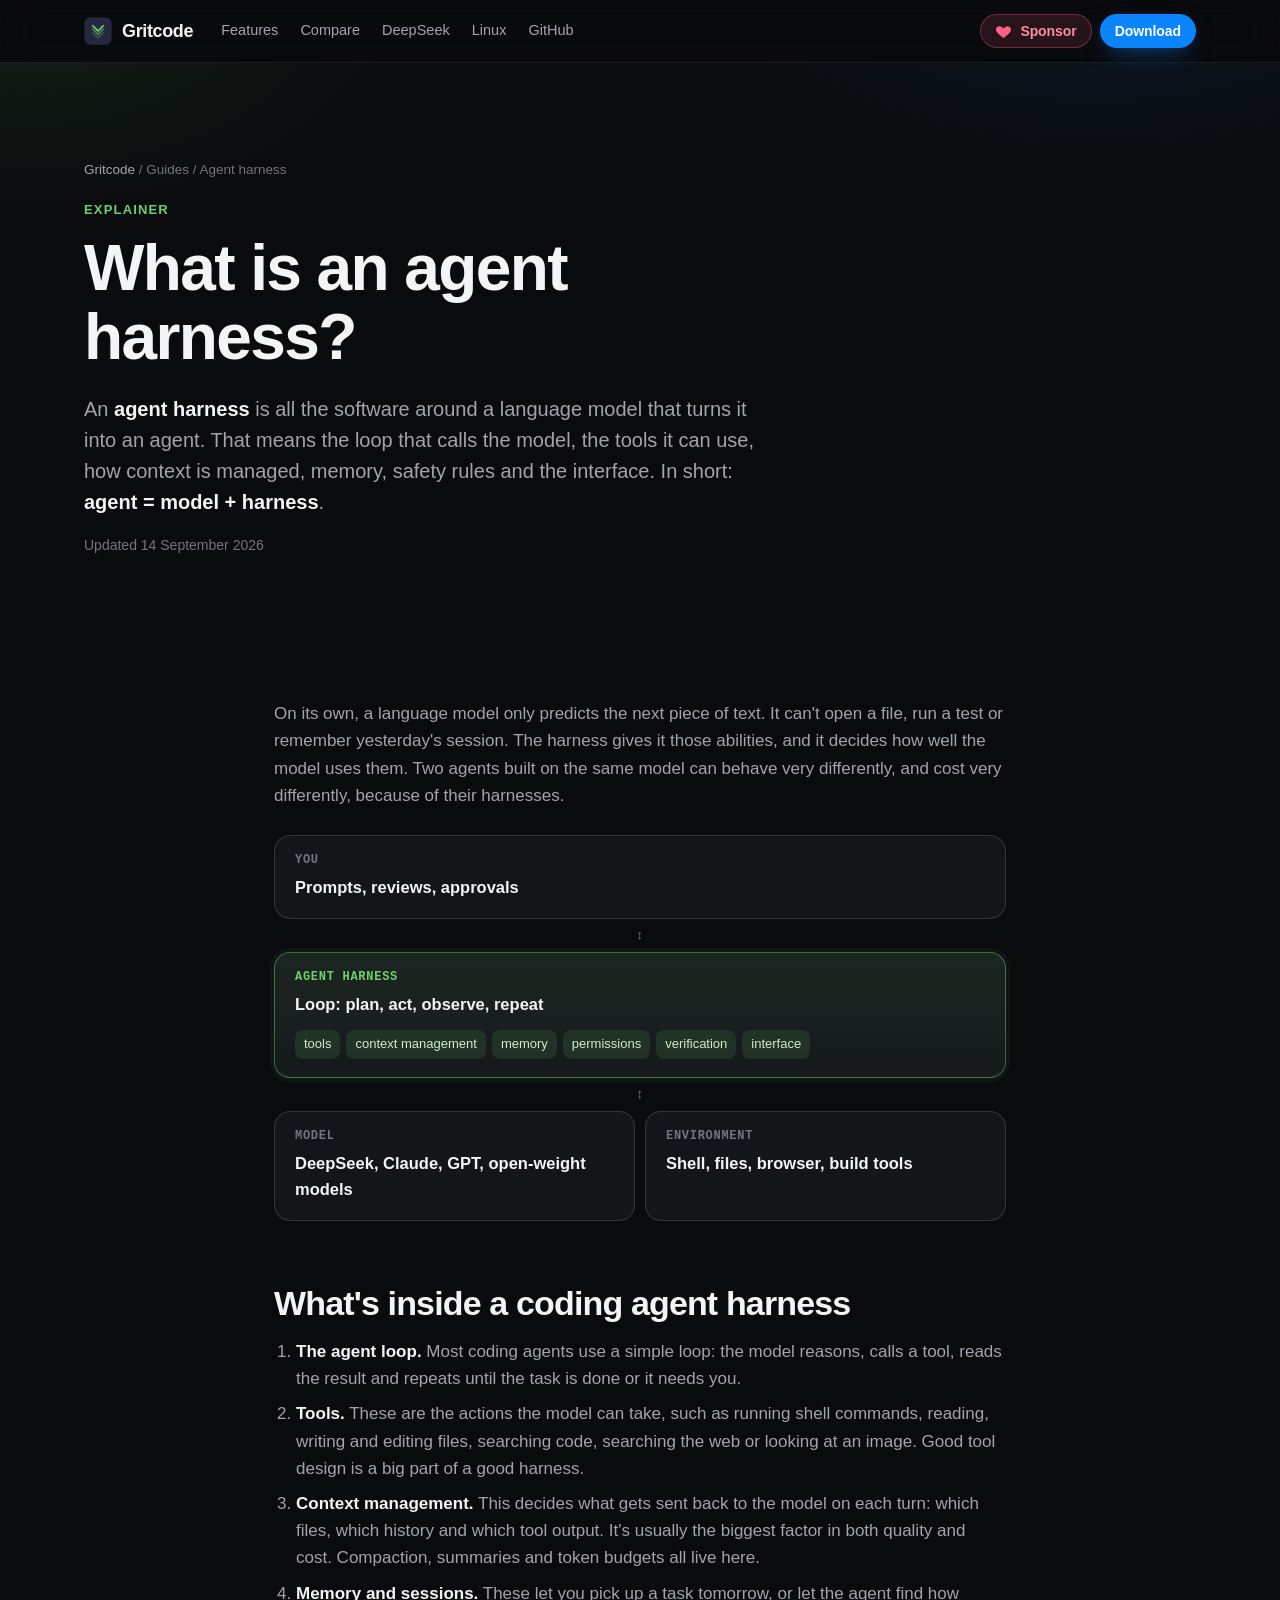
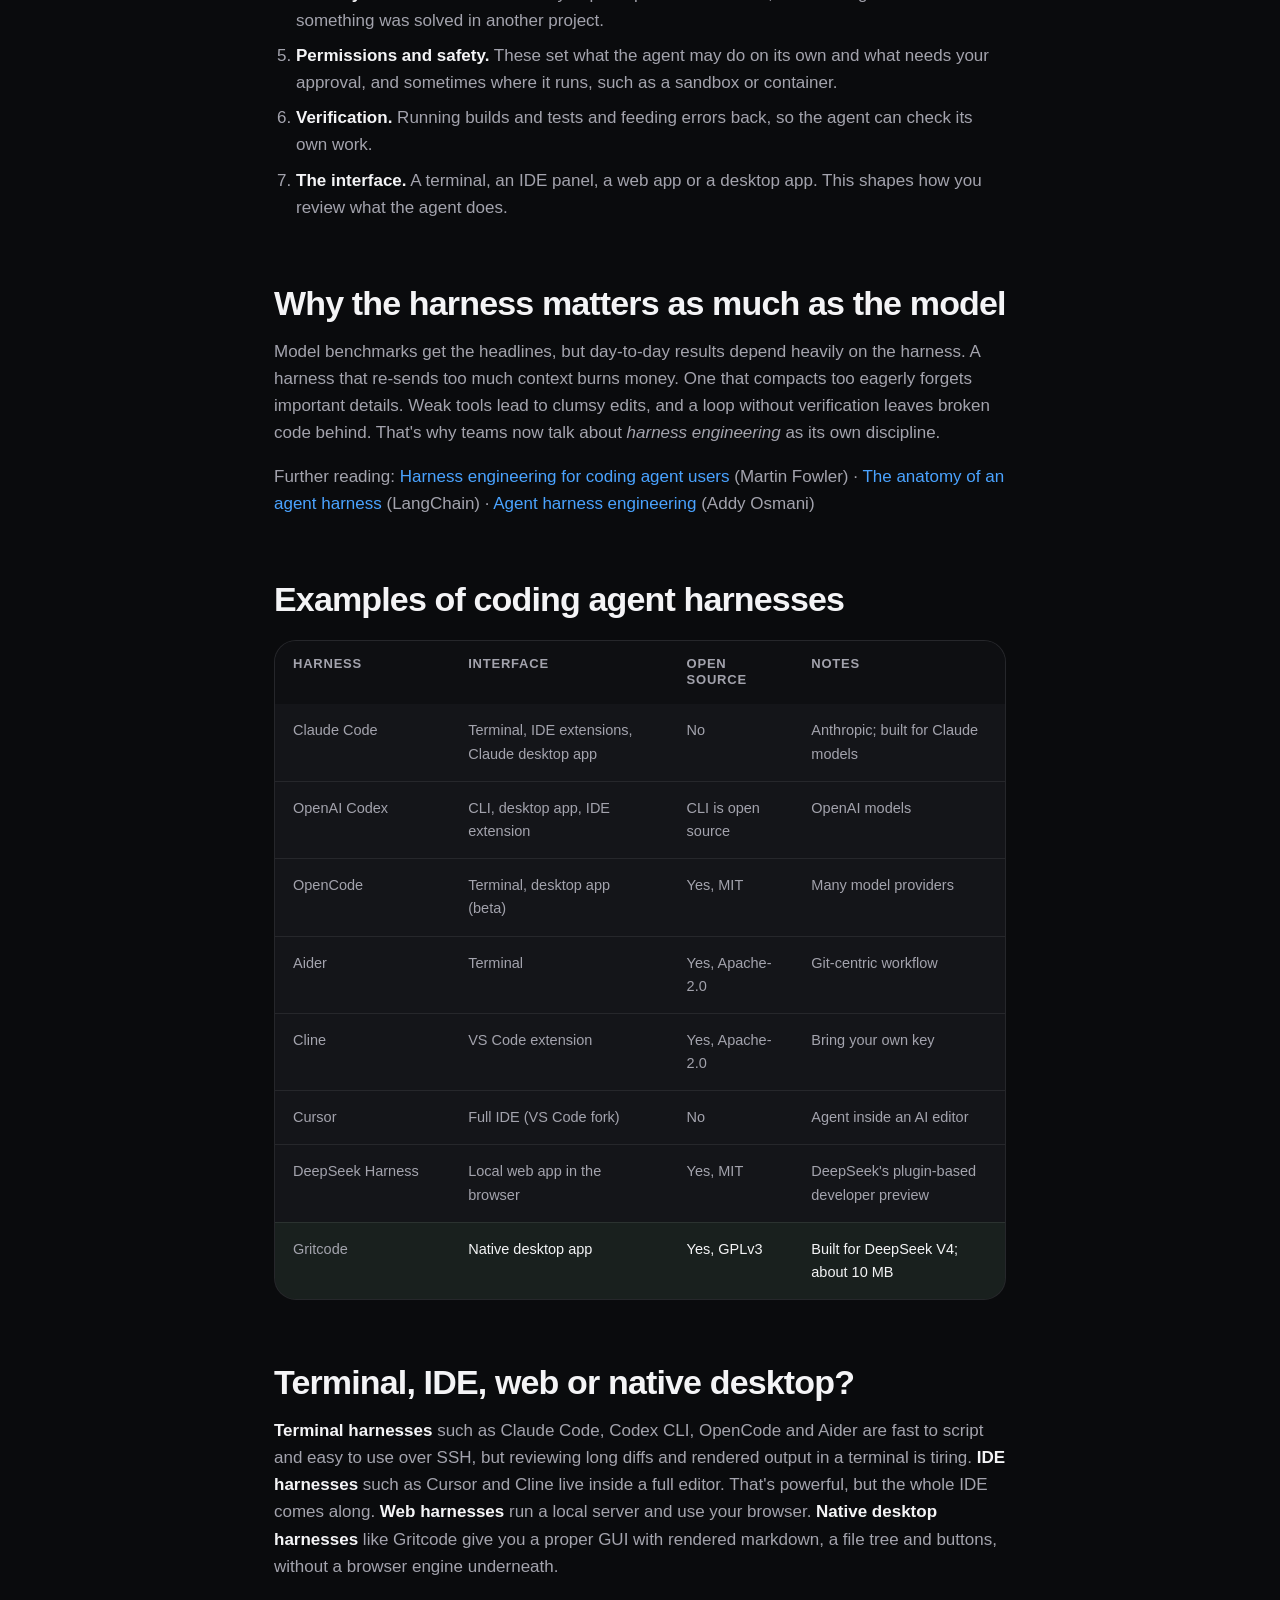
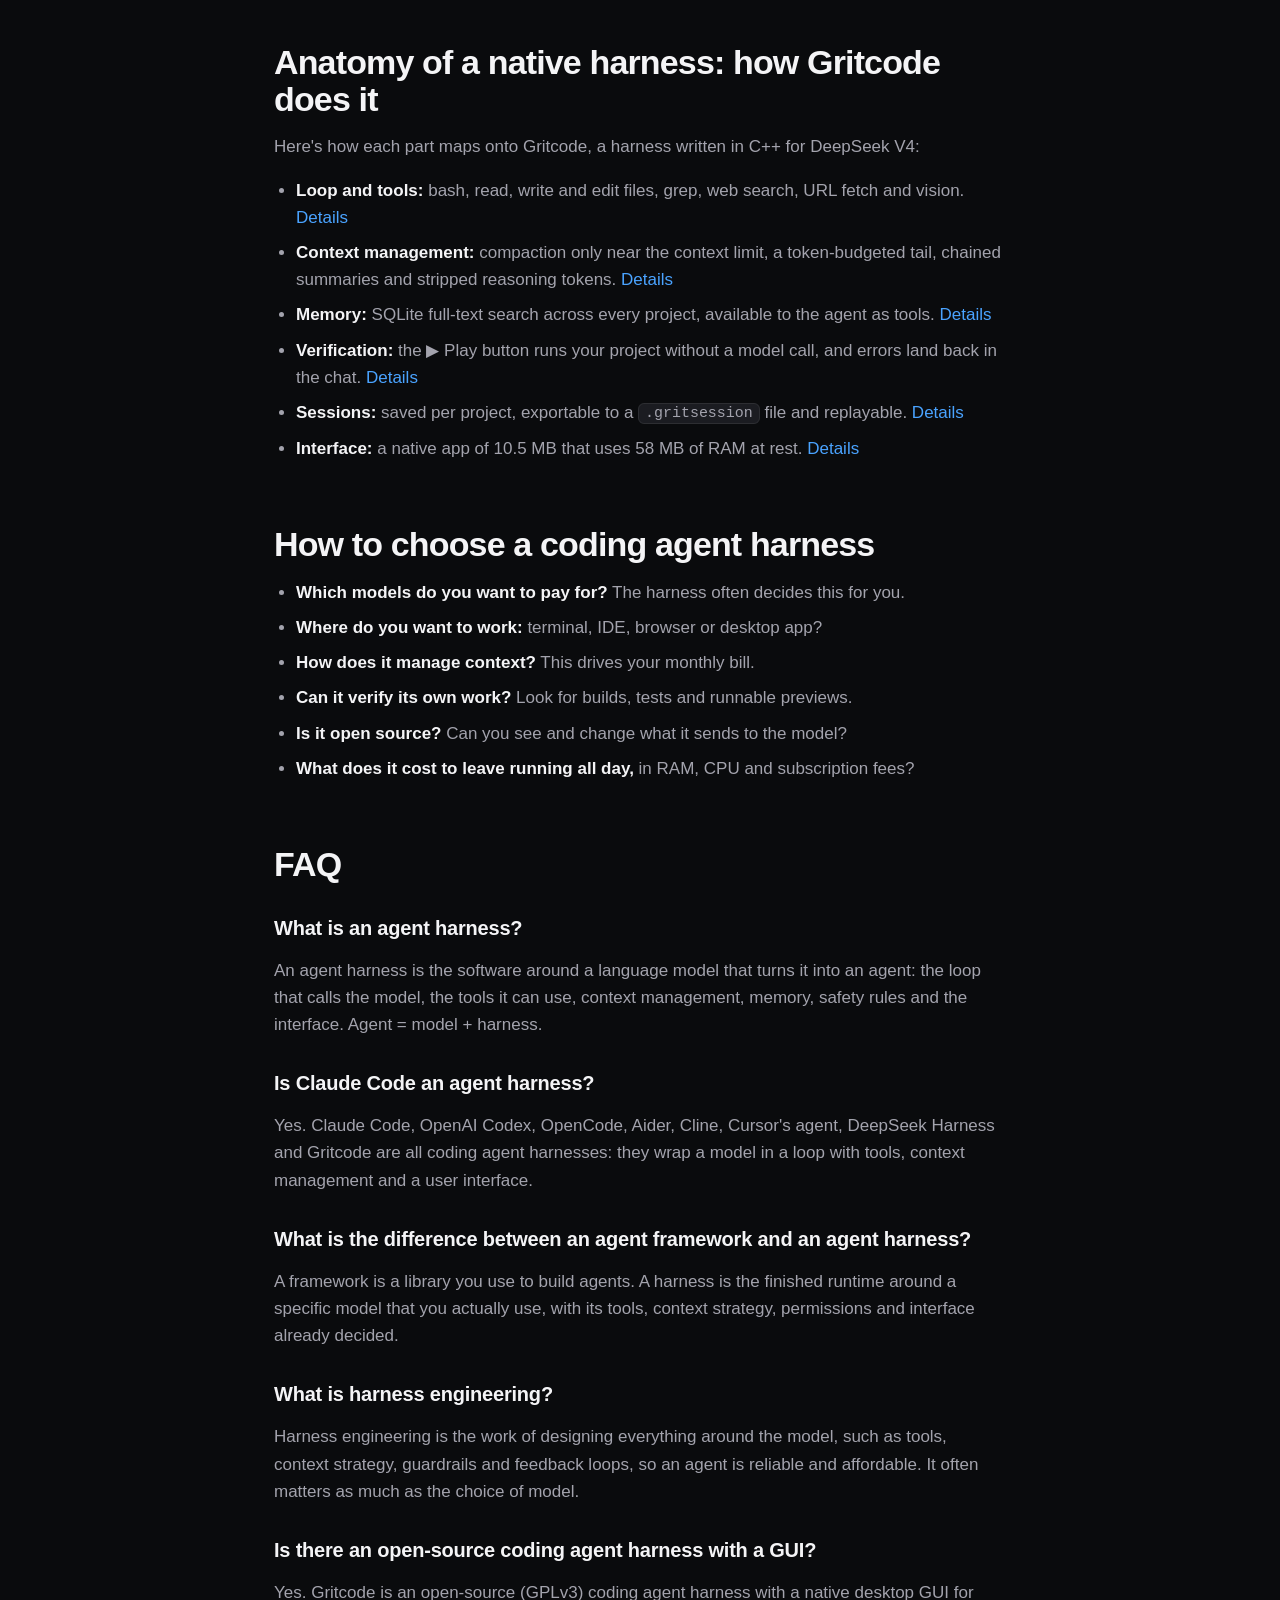
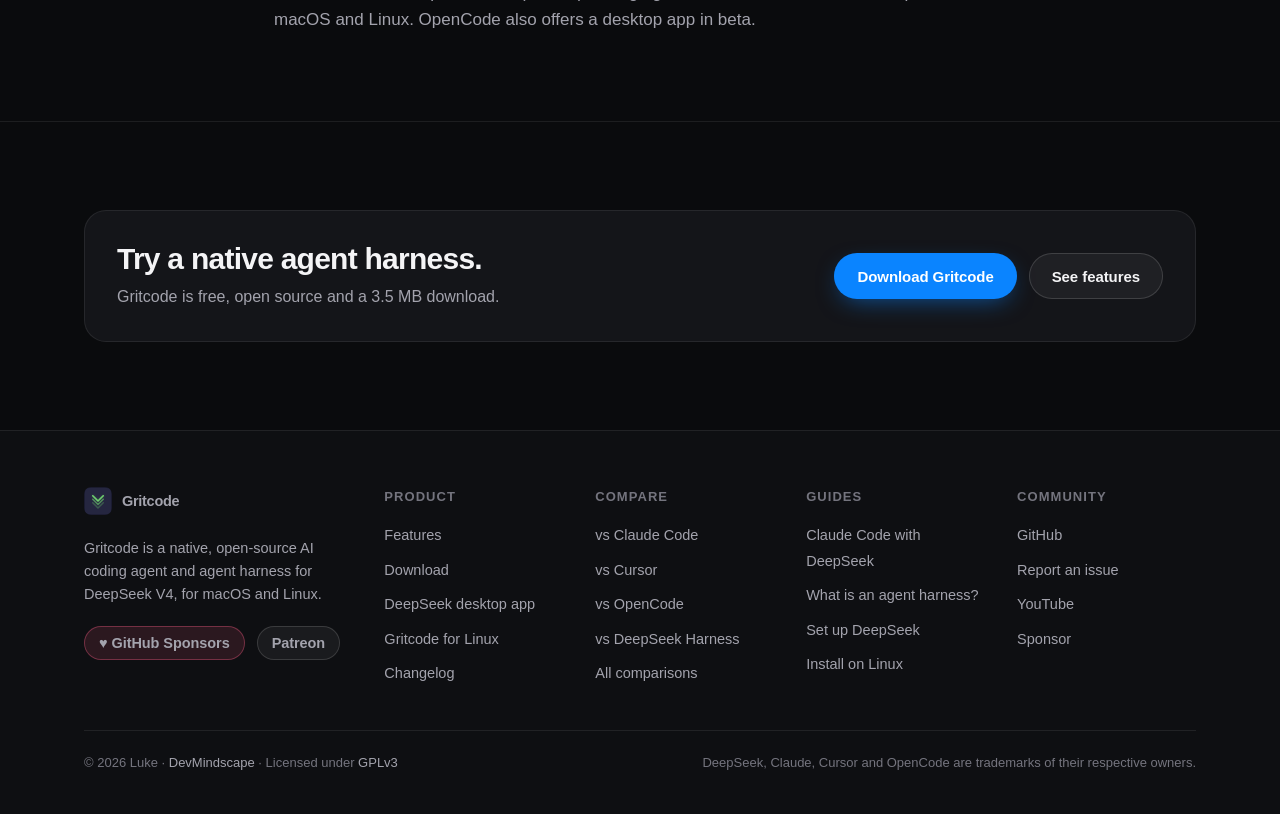
<file: agent-harness/index.html>
<!DOCTYPE html>
<html lang="en">
<head>
<meta charset="utf-8">
<meta name="viewport" content="width=device-width, initial-scale=1">
<title>What Is an Agent Harness? Coding Agents Explained — Gritcode</title>
<meta name="description" content="An agent harness is everything around the model: the loop, tools, context, memory and UI. How coding agent harnesses work, examples, and how to choose one.">
<link rel="canonical" href="https://gritcode.ai/agent-harness/">
<meta property="og:type" content="article">
<meta property="og:title" content="What is an agent harness?">
<meta property="og:description" content="Agent = model + harness. What's inside a coding agent harness, examples, and how to choose one.">
<meta property="og:url" content="https://gritcode.ai/agent-harness/">
<meta name="theme-color" content="#0a0b0d">
<link rel="icon" href="../assets/favicon.svg" type="image/svg+xml">
<link rel="icon" href="../assets/favicon-32.png" sizes="32x32" type="image/png">
<link rel="apple-touch-icon" href="../assets/apple-touch-icon.png">
<meta property="og:site_name" content="Gritcode">
<meta property="og:image" content="https://gritcode.ai/assets/og.png">
<meta property="og:image:width" content="1200">
<meta property="og:image:height" content="630">
<meta name="twitter:card" content="summary_large_image">
<meta name="twitter:image" content="https://gritcode.ai/assets/og.png">
<link rel="stylesheet" href="../assets/site.css?v=2">
<script type="application/ld+json">
{"@context":"https://schema.org","@graph":[
 {"@type":"BreadcrumbList","itemListElement":[
  {"@type":"ListItem","position":1,"name":"Gritcode","item":"https://gritcode.ai/"},
  {"@type":"ListItem","position":2,"name":"What is an agent harness?","item":"https://gritcode.ai/agent-harness/"}]},
 {"@type":"TechArticle","headline":"What is an agent harness? Coding agent harnesses explained","datePublished":"2026-09-14","dateModified":"2026-09-14",
  "author":{"@type":"Person","name":"Luke","url":"https://devmindscape.com"},"image":"https://gritcode.ai/assets/og.png",
  "mainEntityOfPage":"https://gritcode.ai/agent-harness/"},
 {"@type":"FAQPage","mainEntity":[
  {"@type":"Question","name":"What is an agent harness?","acceptedAnswer":{"@type":"Answer","text":"An agent harness is the software around a language model that turns it into an agent: the loop that calls the model, the tools it can use, context management, memory, safety rules and the interface. Agent = model + harness."}},
  {"@type":"Question","name":"Is Claude Code an agent harness?","acceptedAnswer":{"@type":"Answer","text":"Yes. Claude Code, OpenAI Codex, OpenCode, Aider, Cline, Cursor's agent, DeepSeek Harness and Gritcode are all coding agent harnesses: they wrap a model in a loop with tools, context management and a user interface."}},
  {"@type":"Question","name":"What is the difference between an agent framework and an agent harness?","acceptedAnswer":{"@type":"Answer","text":"A framework is a library you use to build agents. A harness is the finished runtime around a specific model that you actually use, with its tools, context strategy, permissions and interface already decided."}},
  {"@type":"Question","name":"What is harness engineering?","acceptedAnswer":{"@type":"Answer","text":"Harness engineering is the work of designing everything around the model, such as tools, context strategy, guardrails and feedback loops, so an agent is reliable and affordable. It often matters as much as the choice of model."}},
  {"@type":"Question","name":"Is there an open-source coding agent harness with a GUI?","acceptedAnswer":{"@type":"Answer","text":"Yes. Gritcode is an open-source (GPLv3) coding agent harness with a native desktop GUI for macOS and Linux. OpenCode also offers a desktop app in beta."}}
 ]}
]}
</script>
</head>
<body>
<a class="skip" href="#main">Skip to content</a>
<header class="nav">
  <div class="wrap nav-in">
    <a class="brand" href="../" aria-label="Gritcode home"><img src="../assets/favicon.svg" alt="" width="28" height="28"><span>Gritcode</span></a>
    <nav class="links" aria-label="Main">
      <a href="../features/">Features</a>
      <a href="../compare/">Compare</a>
      <a href="../deepseek/">DeepSeek</a>
      <a href="../linux/">Linux</a>
      <a href="https://github.com/lszl84/gritcode" rel="noopener">GitHub</a>
    </nav>
    <div class="nav-cta">
      <a class="btn btn-sponsor btn-sm" href="../sponsor/"><svg width="20" height="20" viewBox="0 0 24 24" fill="currentColor" aria-hidden="true"><path d="M12 21s-7.5-4.6-10-9.3C.4 8.5 2.3 4.5 6.2 4.5c2.2 0 3.8 1.2 5.8 3.4 2-2.2 3.6-3.4 5.8-3.4 3.9 0 5.8 4 4.2 7.2C19.5 16.4 12 21 12 21z"/></svg>Sponsor</a>
      <a class="btn btn-primary btn-sm" href="../#download">Download</a>
    </div>
  </div>
</header>

<main id="main">
<section class="page-hero">
  <div class="wrap">
    <div class="crumbs"><a href="../">Gritcode</a> / Guides / Agent harness</div>
    <span class="eyebrow">Explainer</span>
    <h1>What is an agent harness?</h1>
    <p class="lead">An <strong>agent harness</strong> is all the software around a language model that turns it into an agent. That means the loop that calls the model, the tools it can use, how context is managed, memory, safety rules and the interface. In short: <strong>agent = model + harness</strong>.</p>
    <p class="updated">Updated 14 September 2026</p>
  </div>
</section>

<section class="section tight" style="border-top:0">
  <div class="wrap prose">
    <p>On its own, a language model only predicts the next piece of text. It can't open a file, run a test or remember yesterday's session. The harness gives it those abilities, and it decides how well the model uses them. Two agents built on the same model can behave very differently, and cost very differently, because of their harnesses.</p>

    <div class="diagram" role="img" aria-label="Diagram: the user talks to the harness, which runs the agent loop, tools, context and memory, calls the model, and acts on the machine">
      <div class="layer"><div class="k">You</div><div class="t">Prompts, reviews, approvals</div></div>
      <div class="link-arrow">↕</div>
      <div class="layer core">
        <div class="k">Agent harness</div>
        <div class="t">Loop: plan, act, observe, repeat</div>
        <div class="chips"><span>tools</span><span>context management</span><span>memory</span><span>permissions</span><span>verification</span><span>interface</span></div>
      </div>
      <div class="link-arrow">↕</div>
      <div class="duo">
        <div class="layer"><div class="k">Model</div><div class="t">DeepSeek, Claude, GPT, open-weight models</div></div>
        <div class="layer"><div class="k">Environment</div><div class="t">Shell, files, browser, build tools</div></div>
      </div>
    </div>

    <h2 id="inside">What's inside a coding agent harness</h2>
    <ol>
      <li><strong>The agent loop.</strong> Most coding agents use a simple loop: the model reasons, calls a tool, reads the result and repeats until the task is done or it needs you.</li>
      <li><strong>Tools.</strong> These are the actions the model can take, such as running shell commands, reading, writing and editing files, searching code, searching the web or looking at an image. Good tool design is a big part of a good harness.</li>
      <li><strong>Context management.</strong> This decides what gets sent back to the model on each turn: which files, which history and which tool output. It's usually the biggest factor in both quality and cost. Compaction, summaries and token budgets all live here.</li>
      <li><strong>Memory and sessions.</strong> These let you pick up a task tomorrow, or let the agent find how something was solved in another project.</li>
      <li><strong>Permissions and safety.</strong> These set what the agent may do on its own and what needs your approval, and sometimes where it runs, such as a sandbox or container.</li>
      <li><strong>Verification.</strong> Running builds and tests and feeding errors back, so the agent can check its own work.</li>
      <li><strong>The interface.</strong> A terminal, an IDE panel, a web app or a desktop app. This shapes how you review what the agent does.</li>
    </ol>

    <h2 id="why">Why the harness matters as much as the model</h2>
    <p>Model benchmarks get the headlines, but day-to-day results depend heavily on the harness. A harness that re-sends too much context burns money. One that compacts too eagerly forgets important details. Weak tools lead to clumsy edits, and a loop without verification leaves broken code behind. That's why teams now talk about <em>harness engineering</em> as its own discipline.</p>
    <p class="further">Further reading: <a href="https://martinfowler.com/articles/harness-engineering.html" rel="noopener">Harness engineering for coding agent users</a> (Martin Fowler) · <a href="https://www.langchain.com/blog/the-anatomy-of-an-agent-harness" rel="noopener">The anatomy of an agent harness</a> (LangChain) · <a href="https://addyosmani.com/blog/agent-harness-engineering/" rel="noopener">Agent harness engineering</a> (Addy Osmani)</p>

    <h2 id="examples">Examples of coding agent harnesses</h2>
    <div class="table-wrap">
      <table>
        <thead><tr><th scope="col">Harness</th><th scope="col">Interface</th><th scope="col">Open source</th><th scope="col">Notes</th></tr></thead>
        <tbody>
          <tr><th scope="row">Claude Code</th><td>Terminal, IDE extensions, Claude desktop app</td><td>No</td><td>Anthropic; built for Claude models</td></tr>
          <tr><th scope="row">OpenAI Codex</th><td>CLI, desktop app, IDE extension</td><td>CLI is open source</td><td>OpenAI models</td></tr>
          <tr><th scope="row">OpenCode</th><td>Terminal, desktop app (beta)</td><td>Yes, MIT</td><td>Many model providers</td></tr>
          <tr><th scope="row">Aider</th><td>Terminal</td><td>Yes, Apache-2.0</td><td>Git-centric workflow</td></tr>
          <tr><th scope="row">Cline</th><td>VS Code extension</td><td>Yes, Apache-2.0</td><td>Bring your own key</td></tr>
          <tr><th scope="row">Cursor</th><td>Full IDE (VS Code fork)</td><td>No</td><td>Agent inside an AI editor</td></tr>
          <tr><th scope="row">DeepSeek Harness</th><td>Local web app in the browser</td><td>Yes, MIT</td><td>DeepSeek's plugin-based developer preview</td></tr>
          <tr><th scope="row" class="me">Gritcode</th><td class="me">Native desktop app</td><td class="me">Yes, GPLv3</td><td class="me">Built for DeepSeek V4; about 10&nbsp;MB</td></tr>
        </tbody>
      </table>
    </div>

    <h2 id="types">Terminal, IDE, web or native desktop?</h2>
    <p><strong>Terminal harnesses</strong> such as Claude Code, Codex CLI, OpenCode and Aider are fast to script and easy to use over SSH, but reviewing long diffs and rendered output in a terminal is tiring. <strong>IDE harnesses</strong> such as Cursor and Cline live inside a full editor. That's powerful, but the whole IDE comes along. <strong>Web harnesses</strong> run a local server and use your browser. <strong>Native desktop harnesses</strong> like Gritcode give you a proper GUI with rendered markdown, a file tree and buttons, without a browser engine underneath.</p>

    <h2 id="gritcode">Anatomy of a native harness: how Gritcode does it</h2>
    <p>Here's how each part maps onto Gritcode, a harness written in C++ for DeepSeek V4:</p>
    <ul>
      <li><strong>Loop and tools:</strong> bash, read, write and edit files, grep, web search, URL fetch and vision. <a href="../features/#agent">Details</a></li>
      <li><strong>Context management:</strong> compaction only near the context limit, a token-budgeted tail, chained summaries and stripped reasoning tokens. <a href="../features/#context">Details</a></li>
      <li><strong>Memory:</strong> SQLite full-text search across every project, available to the agent as tools. <a href="../features/#memory">Details</a></li>
      <li><strong>Verification:</strong> the ▶ Play button runs your project without a model call, and errors land back in the chat. <a href="../features/#run">Details</a></li>
      <li><strong>Sessions:</strong> saved per project, exportable to a <code>.gritsession</code> file and replayable. <a href="../features/#sessions">Details</a></li>
      <li><strong>Interface:</strong> a native app of 10.5&nbsp;MB that uses 58&nbsp;MB of RAM at rest. <a href="../features/#native">Details</a></li>
    </ul>

    <h2 id="choose">How to choose a coding agent harness</h2>
    <ul>
      <li><strong>Which models do you want to pay for?</strong> The harness often decides this for you.</li>
      <li><strong>Where do you want to work:</strong> terminal, IDE, browser or desktop app?</li>
      <li><strong>How does it manage context?</strong> This drives your monthly bill.</li>
      <li><strong>Can it verify its own work?</strong> Look for builds, tests and runnable previews.</li>
      <li><strong>Is it open source?</strong> Can you see and change what it sends to the model?</li>
      <li><strong>What does it cost to leave running all day,</strong> in RAM, CPU and subscription fees?</li>
    </ul>

    <h2 id="faq">FAQ</h2>
    <h3>What is an agent harness?</h3>
    <p>An agent harness is the software around a language model that turns it into an agent: the loop that calls the model, the tools it can use, context management, memory, safety rules and the interface. Agent = model + harness.</p>
    <h3>Is Claude Code an agent harness?</h3>
    <p>Yes. Claude Code, OpenAI Codex, OpenCode, Aider, Cline, Cursor's agent, DeepSeek Harness and Gritcode are all coding agent harnesses: they wrap a model in a loop with tools, context management and a user interface.</p>
    <h3>What is the difference between an agent framework and an agent harness?</h3>
    <p>A framework is a library you use to build agents. A harness is the finished runtime around a specific model that you actually use, with its tools, context strategy, permissions and interface already decided.</p>
    <h3>What is harness engineering?</h3>
    <p>Harness engineering is the work of designing everything around the model, such as tools, context strategy, guardrails and feedback loops, so an agent is reliable and affordable. It often matters as much as the choice of model.</p>
    <h3>Is there an open-source coding agent harness with a GUI?</h3>
    <p>Yes. Gritcode is an open-source (GPLv3) coding agent harness with a native desktop GUI for macOS and Linux. OpenCode also offers a desktop app in beta.</p>
  </div>
</section>

<section class="section tight">
  <div class="wrap">
    <div class="cta-band">
      <div>
        <h2>Try a native agent harness.</h2>
        <p>Gritcode is free, open source and a 3.5&nbsp;MB download.</p>
      </div>
      <div class="cta-row">
        <a class="btn btn-primary" href="../#download">Download Gritcode</a>
        <a class="btn btn-ghost" href="../features/">See features</a>
      </div>
    </div>
  </div>
</section>
</main>

<footer class="footer">
  <div class="wrap">
    <div class="foot-grid">
      <div class="foot-brand">
        <a class="brand" href="../"><img src="../assets/favicon.svg" alt="" width="28" height="28"><span>Gritcode</span></a>
        <p>Gritcode is a native, open-source AI coding agent and agent harness for DeepSeek V4, for macOS and Linux.</p>
        <div class="cta-row">
          <a class="btn btn-sponsor btn-sm" href="https://github.com/sponsors/lszl84" rel="noopener">♥ GitHub Sponsors</a>
          <a class="btn btn-ghost btn-sm" href="https://patreon.com/LukeDevMindscape" rel="noopener">Patreon</a>
        </div>
      </div>
      <div>
        <h4>Product</h4>
        <ul>
          <li><a href="../features/">Features</a></li>
          <li><a href="../#download">Download</a></li>
          <li><a href="../deepseek/">DeepSeek desktop app</a></li>
          <li><a href="../linux/">Gritcode for Linux</a></li>
          <li><a href="https://github.com/lszl84/gritcode/releases" rel="noopener">Changelog</a></li>
        </ul>
      </div>
      <div>
        <h4>Compare</h4>
        <ul>
          <li><a href="../compare/claude-code/">vs Claude Code</a></li>
          <li><a href="../compare/cursor/">vs Cursor</a></li>
          <li><a href="../compare/opencode/">vs OpenCode</a></li>
          <li><a href="../compare/deepseek-harness/">vs DeepSeek Harness</a></li>
          <li><a href="../compare/">All comparisons</a></li>
        </ul>
      </div>
      <div>
        <h4>Guides</h4>
        <ul>
          <li><a href="../claude-code-deepseek/">Claude Code with DeepSeek</a></li>
          <li><a href="../agent-harness/">What is an agent harness?</a></li>
          <li><a href="../deepseek/#setup">Set up DeepSeek</a></li>
          <li><a href="../linux/#install">Install on Linux</a></li>
        </ul>
      </div>
      <div>
        <h4>Community</h4>
        <ul>
          <li><a href="https://github.com/lszl84/gritcode" rel="noopener">GitHub</a></li>
          <li><a href="https://github.com/lszl84/gritcode/issues" rel="noopener">Report an issue</a></li>
          <li><a href="https://youtube.com/@devmindscapetutorials" rel="noopener">YouTube</a></li>
          <li><a href="../sponsor/">Sponsor</a></li>
        </ul>
      </div>
    </div>
    <div class="fine">
      <span>© 2026 Luke · <a href="https://devmindscape.com" rel="noopener">DevMindscape</a> · Licensed under <a href="https://github.com/lszl84/gritcode/blob/main/LICENSE" rel="noopener">GPLv3</a></span>
      <span>DeepSeek, Claude, Cursor and OpenCode are trademarks of their respective owners.</span>
    </div>
  </div>
</footer>

<div class="toast" id="thanks" role="status" hidden>
  <button class="x" type="button" aria-label="Close">×</button>
  <p><b>Thanks for downloading Gritcode!</b> It's free and built by one developer. If it saves you time, please consider sponsoring.</p>
  <div class="cta-row">
    <a class="btn btn-sponsor btn-sm" href="https://github.com/sponsors/lszl84" rel="noopener">♥ GitHub Sponsors</a>
    <a class="btn btn-patreon btn-sm" href="https://patreon.com/LukeDevMindscape" rel="noopener">Patreon</a>
  </div>
</div>
<script src="../assets/site.js?v=3" defer></script>
</body>
</html>
</file>
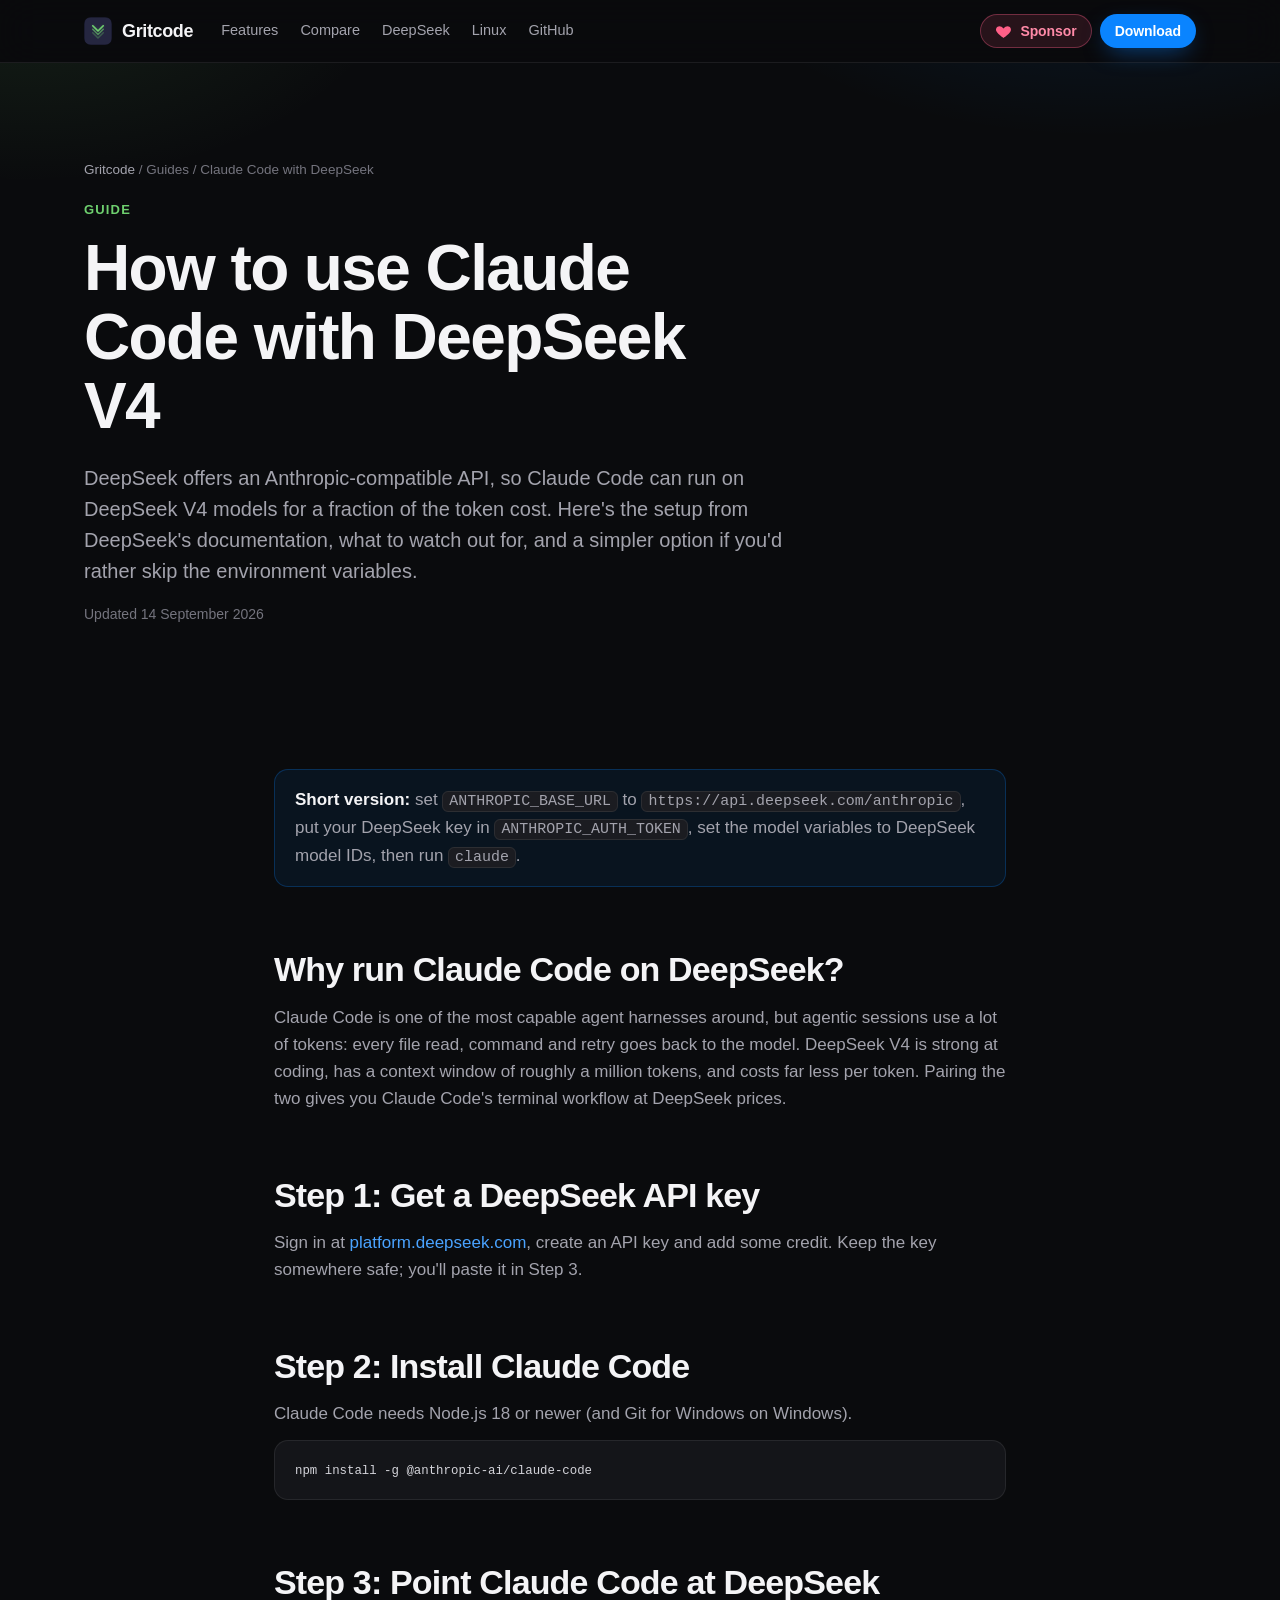
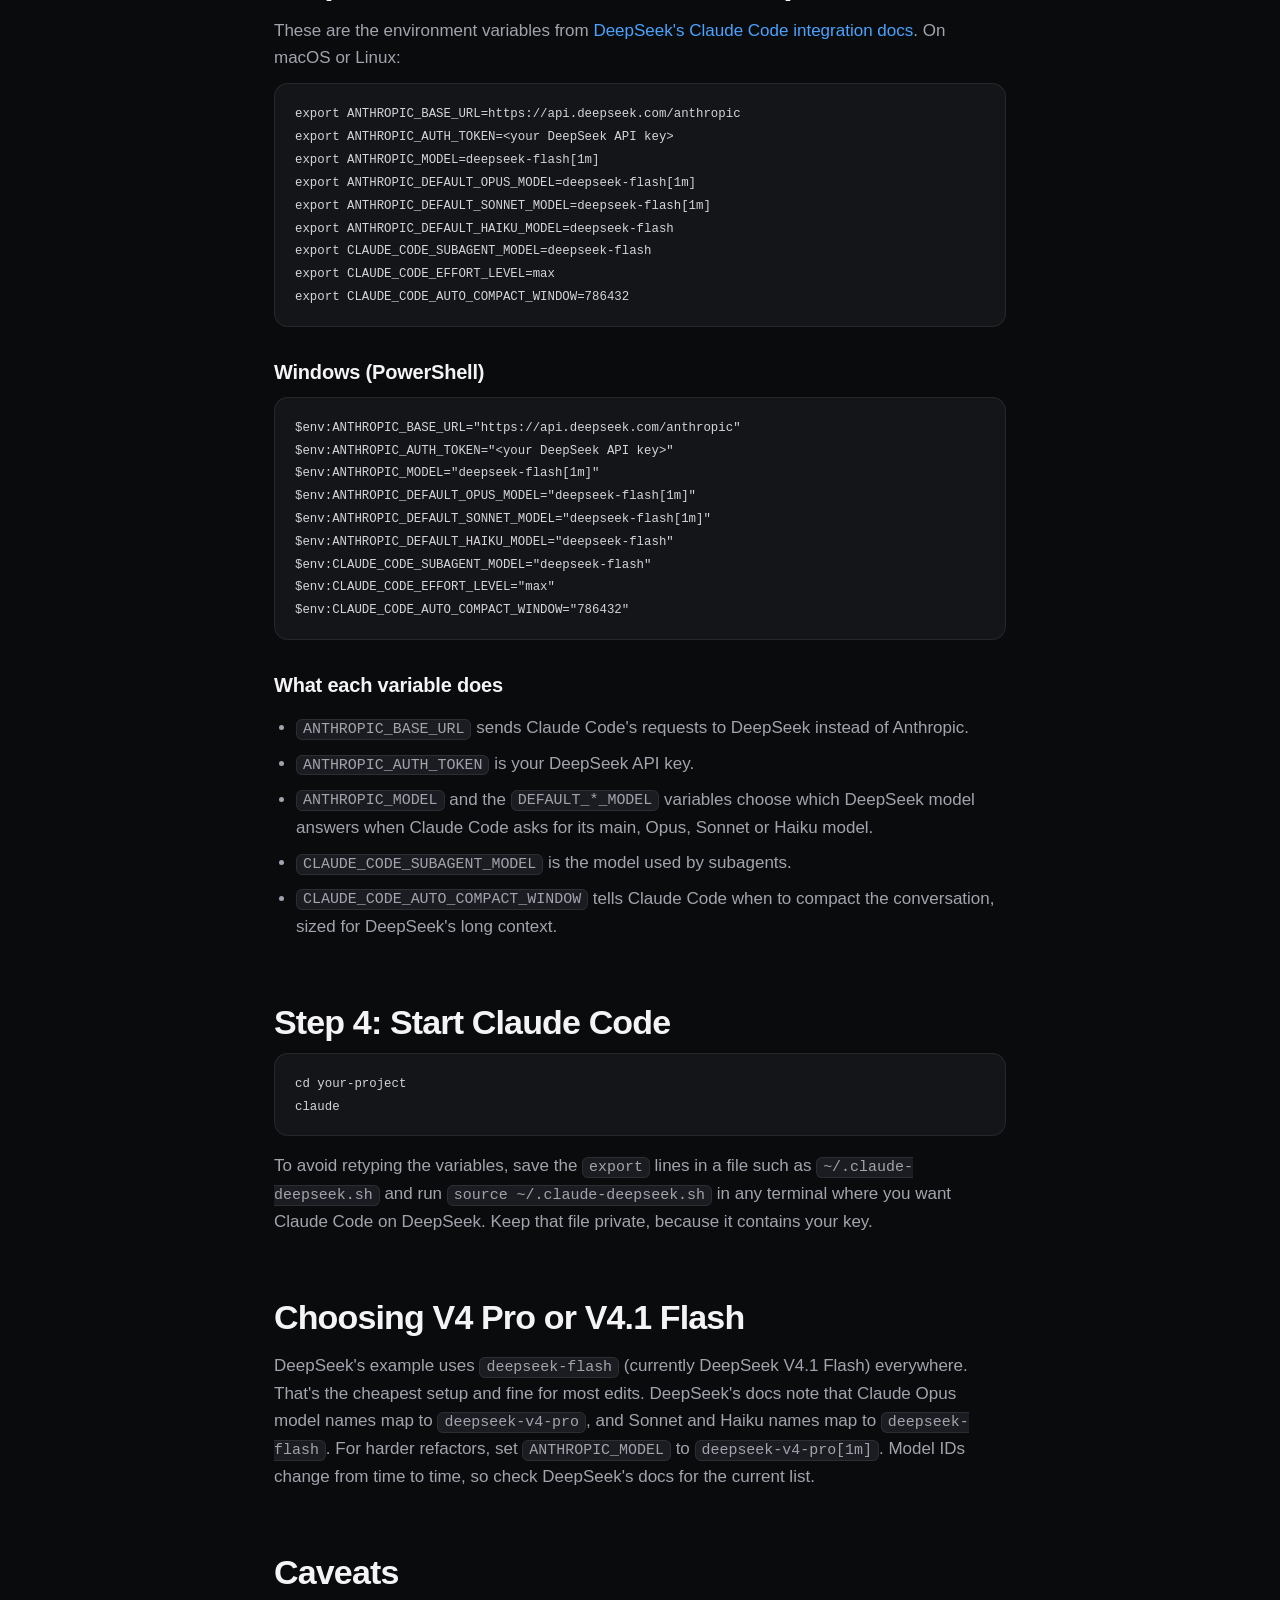
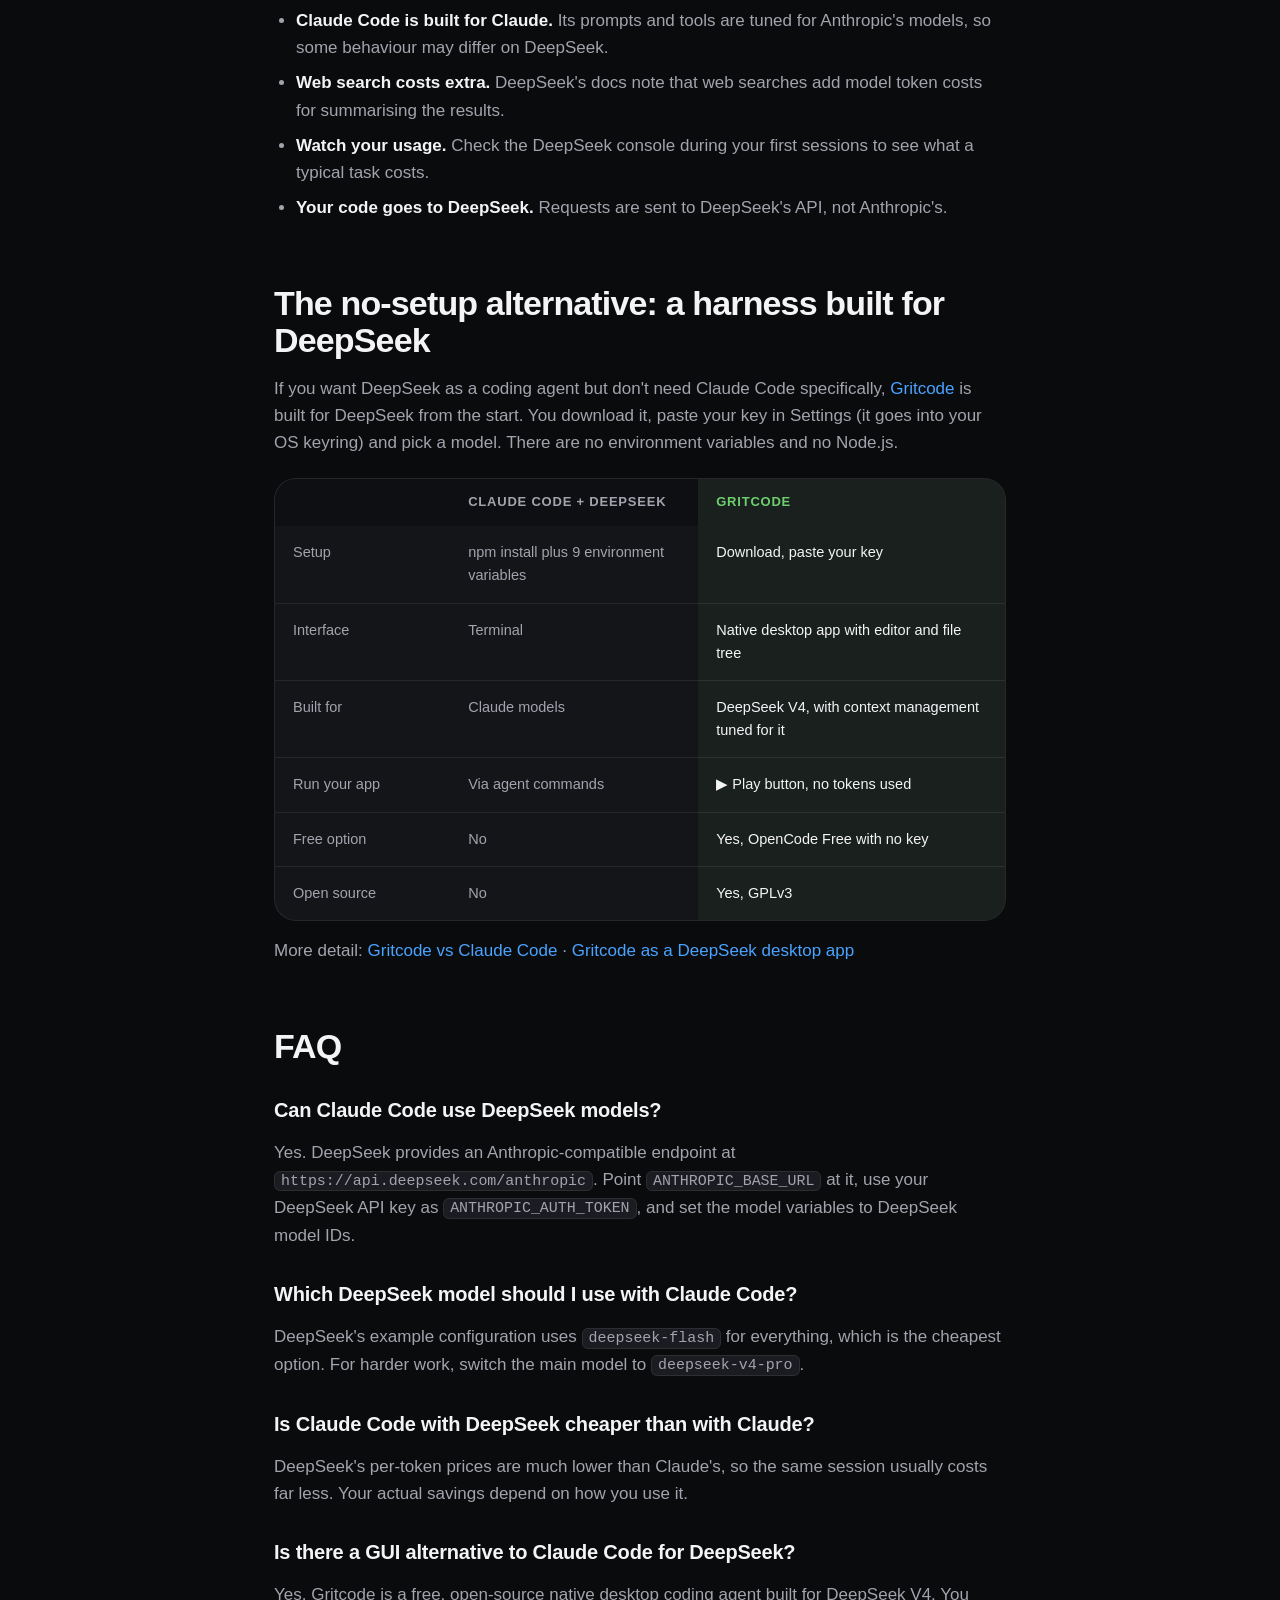
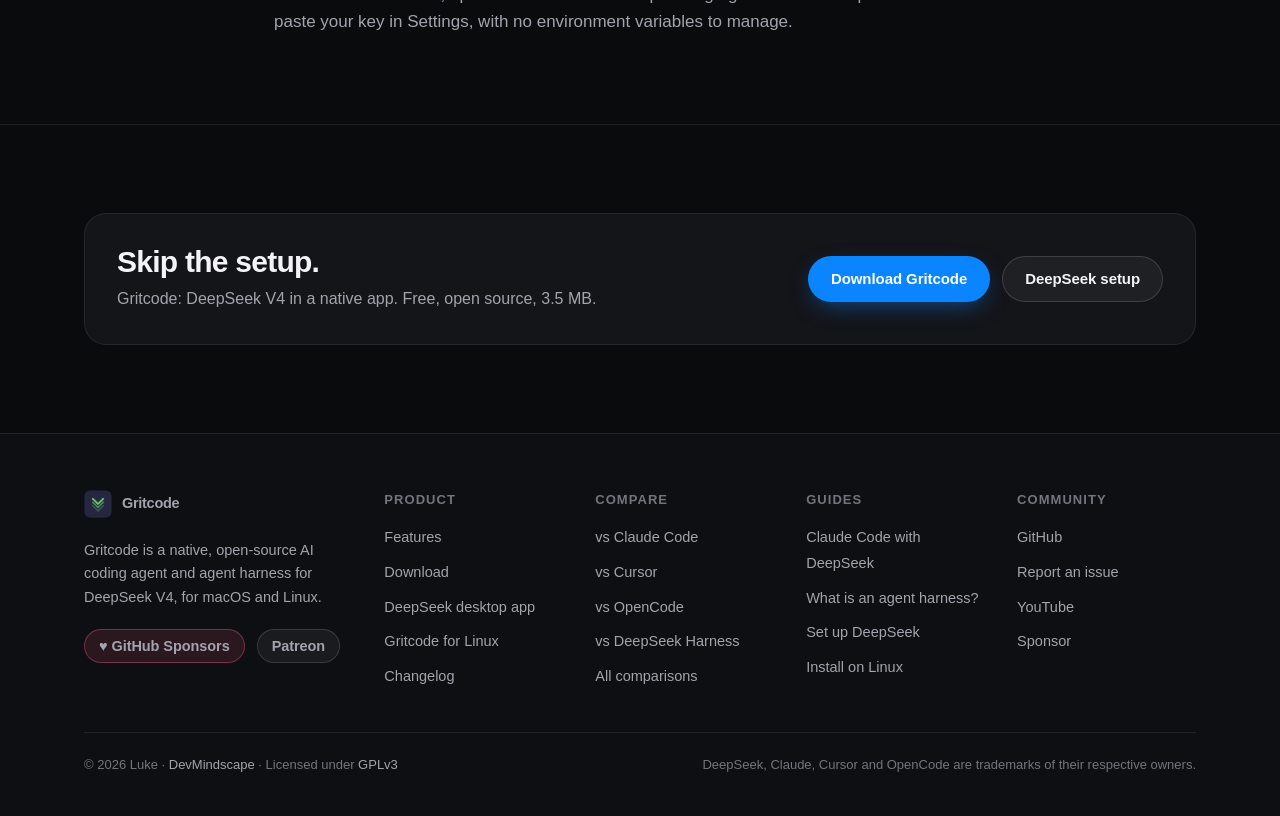
<file: claude-code-deepseek/index.html>
<!DOCTYPE html>
<html lang="en">
<head>
<meta charset="utf-8">
<meta name="viewport" content="width=device-width, initial-scale=1">
<title>Claude Code with DeepSeek V4: Setup Guide (2026) — Gritcode</title>
<meta name="description" content="Run Claude Code on DeepSeek V4 with DeepSeek's Anthropic-compatible API: install, environment variables, model choice, caveats, and a no-setup alternative.">
<link rel="canonical" href="https://gritcode.ai/claude-code-deepseek/">
<meta property="og:type" content="article">
<meta property="og:title" content="How to use Claude Code with DeepSeek V4">
<meta property="og:description" content="Step-by-step setup using DeepSeek's Anthropic-compatible API, plus caveats and a simpler alternative.">
<meta property="og:url" content="https://gritcode.ai/claude-code-deepseek/">
<meta name="theme-color" content="#0a0b0d">
<link rel="icon" href="../assets/favicon.svg" type="image/svg+xml">
<link rel="icon" href="../assets/favicon-32.png" sizes="32x32" type="image/png">
<link rel="apple-touch-icon" href="../assets/apple-touch-icon.png">
<meta property="og:site_name" content="Gritcode">
<meta property="og:image" content="https://gritcode.ai/assets/og.png">
<meta property="og:image:width" content="1200">
<meta property="og:image:height" content="630">
<meta name="twitter:card" content="summary_large_image">
<meta name="twitter:image" content="https://gritcode.ai/assets/og.png">
<link rel="stylesheet" href="../assets/site.css?v=2">
<script type="application/ld+json">
{"@context":"https://schema.org","@graph":[
 {"@type":"BreadcrumbList","itemListElement":[
  {"@type":"ListItem","position":1,"name":"Gritcode","item":"https://gritcode.ai/"},
  {"@type":"ListItem","position":2,"name":"Claude Code with DeepSeek","item":"https://gritcode.ai/claude-code-deepseek/"}]},
 {"@type":"TechArticle","headline":"How to use Claude Code with DeepSeek V4","datePublished":"2026-09-14","dateModified":"2026-09-14",
  "author":{"@type":"Person","name":"Luke","url":"https://devmindscape.com"},"image":"https://gritcode.ai/assets/og.png",
  "mainEntityOfPage":"https://gritcode.ai/claude-code-deepseek/","proficiencyLevel":"Beginner"},
 {"@type":"FAQPage","mainEntity":[
  {"@type":"Question","name":"Can Claude Code use DeepSeek models?","acceptedAnswer":{"@type":"Answer","text":"Yes. DeepSeek provides an Anthropic-compatible endpoint at https://api.deepseek.com/anthropic. Point ANTHROPIC_BASE_URL at it, use your DeepSeek API key as ANTHROPIC_AUTH_TOKEN, and set the model variables to DeepSeek model IDs."}},
  {"@type":"Question","name":"Which DeepSeek model should I use with Claude Code?","acceptedAnswer":{"@type":"Answer","text":"DeepSeek's example configuration uses deepseek-flash for everything, which is the cheapest option. For harder work, switch the main model to deepseek-v4-pro."}},
  {"@type":"Question","name":"Is Claude Code with DeepSeek cheaper than with Claude?","acceptedAnswer":{"@type":"Answer","text":"DeepSeek's per-token prices are much lower than Claude's, so the same session usually costs far less. Your actual savings depend on how you use it."}},
  {"@type":"Question","name":"Is there a GUI alternative to Claude Code for DeepSeek?","acceptedAnswer":{"@type":"Answer","text":"Yes. Gritcode is a free, open-source native desktop coding agent built for DeepSeek V4. You paste your key in Settings, with no environment variables to manage."}}
 ]}
]}
</script>
</head>
<body>
<a class="skip" href="#main">Skip to content</a>
<header class="nav">
  <div class="wrap nav-in">
    <a class="brand" href="../" aria-label="Gritcode home"><img src="../assets/favicon.svg" alt="" width="28" height="28"><span>Gritcode</span></a>
    <nav class="links" aria-label="Main">
      <a href="../features/">Features</a>
      <a href="../compare/">Compare</a>
      <a href="../deepseek/">DeepSeek</a>
      <a href="../linux/">Linux</a>
      <a href="https://github.com/lszl84/gritcode" rel="noopener">GitHub</a>
    </nav>
    <div class="nav-cta">
      <a class="btn btn-sponsor btn-sm" href="../sponsor/"><svg width="20" height="20" viewBox="0 0 24 24" fill="currentColor" aria-hidden="true"><path d="M12 21s-7.5-4.6-10-9.3C.4 8.5 2.3 4.5 6.2 4.5c2.2 0 3.8 1.2 5.8 3.4 2-2.2 3.6-3.4 5.8-3.4 3.9 0 5.8 4 4.2 7.2C19.5 16.4 12 21 12 21z"/></svg>Sponsor</a>
      <a class="btn btn-primary btn-sm" href="../#download">Download</a>
    </div>
  </div>
</header>

<main id="main">
<section class="page-hero">
  <div class="wrap">
    <div class="crumbs"><a href="../">Gritcode</a> / Guides / Claude Code with DeepSeek</div>
    <span class="eyebrow">Guide</span>
    <h1>How to use Claude Code with DeepSeek V4</h1>
    <p class="lead">DeepSeek offers an Anthropic-compatible API, so Claude Code can run on DeepSeek V4 models for a fraction of the token cost. Here's the setup from DeepSeek's documentation, what to watch out for, and a simpler option if you'd rather skip the environment variables.</p>
    <p class="updated">Updated 14 September 2026</p>
  </div>
</section>

<section class="section tight" style="border-top:0">
  <div class="wrap prose">
    <p class="note"><strong>Short version:</strong> set <code>ANTHROPIC_BASE_URL</code> to <code>https://api.deepseek.com/anthropic</code>, put your DeepSeek key in <code>ANTHROPIC_AUTH_TOKEN</code>, set the model variables to DeepSeek model IDs, then run <code>claude</code>.</p>

    <h2 id="why">Why run Claude Code on DeepSeek?</h2>
    <p>Claude Code is one of the most capable agent harnesses around, but agentic sessions use a lot of tokens: every file read, command and retry goes back to the model. DeepSeek V4 is strong at coding, has a context window of roughly a million tokens, and costs far less per token. Pairing the two gives you Claude Code's terminal workflow at DeepSeek prices.</p>

    <h2 id="step-1">Step 1: Get a DeepSeek API key</h2>
    <p>Sign in at <a href="https://platform.deepseek.com/" rel="noopener">platform.deepseek.com</a>, create an API key and add some credit. Keep the key somewhere safe; you'll paste it in Step 3.</p>

    <h2 id="step-2">Step 2: Install Claude Code</h2>
    <p>Claude Code needs Node.js 18 or newer (and Git for Windows on Windows).</p>
<pre><code>npm install -g @anthropic-ai/claude-code</code></pre>

    <h2 id="step-3">Step 3: Point Claude Code at DeepSeek</h2>
    <p>These are the environment variables from <a href="https://api-docs.deepseek.com/quick_start/agent_integrations/claude_code/" rel="noopener">DeepSeek's Claude Code integration docs</a>. On macOS or Linux:</p>
<pre><code>export ANTHROPIC_BASE_URL=https://api.deepseek.com/anthropic
export ANTHROPIC_AUTH_TOKEN=&lt;your DeepSeek API key&gt;
export ANTHROPIC_MODEL=deepseek-flash[1m]
export ANTHROPIC_DEFAULT_OPUS_MODEL=deepseek-flash[1m]
export ANTHROPIC_DEFAULT_SONNET_MODEL=deepseek-flash[1m]
export ANTHROPIC_DEFAULT_HAIKU_MODEL=deepseek-flash
export CLAUDE_CODE_SUBAGENT_MODEL=deepseek-flash
export CLAUDE_CODE_EFFORT_LEVEL=max
export CLAUDE_CODE_AUTO_COMPACT_WINDOW=786432</code></pre>
    <h3>Windows (PowerShell)</h3>
<pre><code>$env:ANTHROPIC_BASE_URL="https://api.deepseek.com/anthropic"
$env:ANTHROPIC_AUTH_TOKEN="&lt;your DeepSeek API key&gt;"
$env:ANTHROPIC_MODEL="deepseek-flash[1m]"
$env:ANTHROPIC_DEFAULT_OPUS_MODEL="deepseek-flash[1m]"
$env:ANTHROPIC_DEFAULT_SONNET_MODEL="deepseek-flash[1m]"
$env:ANTHROPIC_DEFAULT_HAIKU_MODEL="deepseek-flash"
$env:CLAUDE_CODE_SUBAGENT_MODEL="deepseek-flash"
$env:CLAUDE_CODE_EFFORT_LEVEL="max"
$env:CLAUDE_CODE_AUTO_COMPACT_WINDOW="786432"</code></pre>
    <h3>What each variable does</h3>
    <ul>
      <li><code>ANTHROPIC_BASE_URL</code> sends Claude Code's requests to DeepSeek instead of Anthropic.</li>
      <li><code>ANTHROPIC_AUTH_TOKEN</code> is your DeepSeek API key.</li>
      <li><code>ANTHROPIC_MODEL</code> and the <code>DEFAULT_*_MODEL</code> variables choose which DeepSeek model answers when Claude Code asks for its main, Opus, Sonnet or Haiku model.</li>
      <li><code>CLAUDE_CODE_SUBAGENT_MODEL</code> is the model used by subagents.</li>
      <li><code>CLAUDE_CODE_AUTO_COMPACT_WINDOW</code> tells Claude Code when to compact the conversation, sized for DeepSeek's long context.</li>
    </ul>

    <h2 id="step-4">Step 4: Start Claude Code</h2>
<pre><code>cd your-project
claude</code></pre>
    <p>To avoid retyping the variables, save the <code>export</code> lines in a file such as <code>~/.claude-deepseek.sh</code> and run <code>source ~/.claude-deepseek.sh</code> in any terminal where you want Claude Code on DeepSeek. Keep that file private, because it contains your key.</p>

    <h2 id="models">Choosing V4 Pro or V4.1 Flash</h2>
    <p>DeepSeek's example uses <code>deepseek-flash</code> (currently DeepSeek V4.1 Flash) everywhere. That's the cheapest setup and fine for most edits. DeepSeek's docs note that Claude Opus model names map to <code>deepseek-v4-pro</code>, and Sonnet and Haiku names map to <code>deepseek-flash</code>. For harder refactors, set <code>ANTHROPIC_MODEL</code> to <code>deepseek-v4-pro[1m]</code>. Model IDs change from time to time, so check DeepSeek's docs for the current list.</p>

    <h2 id="caveats">Caveats</h2>
    <ul>
      <li><strong>Claude Code is built for Claude.</strong> Its prompts and tools are tuned for Anthropic's models, so some behaviour may differ on DeepSeek.</li>
      <li><strong>Web search costs extra.</strong> DeepSeek's docs note that web searches add model token costs for summarising the results.</li>
      <li><strong>Watch your usage.</strong> Check the DeepSeek console during your first sessions to see what a typical task costs.</li>
      <li><strong>Your code goes to DeepSeek.</strong> Requests are sent to DeepSeek's API, not Anthropic's.</li>
    </ul>

    <h2 id="alternative">The no-setup alternative: a harness built for DeepSeek</h2>
    <p>If you want DeepSeek as a coding agent but don't need Claude Code specifically, <a href="../">Gritcode</a> is built for DeepSeek from the start. You download it, paste your key in Settings (it goes into your OS keyring) and pick a model. There are no environment variables and no Node.js.</p>
    <div class="table-wrap">
      <table>
        <thead><tr><th scope="col"></th><th scope="col">Claude Code + DeepSeek</th><th scope="col" class="me">Gritcode</th></tr></thead>
        <tbody>
          <tr><th scope="row">Setup</th><td>npm install plus 9 environment variables</td><td class="me">Download, paste your key</td></tr>
          <tr><th scope="row">Interface</th><td>Terminal</td><td class="me">Native desktop app with editor and file tree</td></tr>
          <tr><th scope="row">Built for</th><td>Claude models</td><td class="me">DeepSeek V4, with context management tuned for it</td></tr>
          <tr><th scope="row">Run your app</th><td>Via agent commands</td><td class="me">▶ Play button, no tokens used</td></tr>
          <tr><th scope="row">Free option</th><td>No</td><td class="me">Yes, OpenCode Free with no key</td></tr>
          <tr><th scope="row">Open source</th><td>No</td><td class="me">Yes, GPLv3</td></tr>
        </tbody>
      </table>
    </div>
    <p>More detail: <a href="../compare/claude-code/">Gritcode vs Claude Code</a> · <a href="../deepseek/">Gritcode as a DeepSeek desktop app</a></p>

    <h2 id="faq">FAQ</h2>
    <h3>Can Claude Code use DeepSeek models?</h3>
    <p>Yes. DeepSeek provides an Anthropic-compatible endpoint at <code>https://api.deepseek.com/anthropic</code>. Point <code>ANTHROPIC_BASE_URL</code> at it, use your DeepSeek API key as <code>ANTHROPIC_AUTH_TOKEN</code>, and set the model variables to DeepSeek model IDs.</p>
    <h3>Which DeepSeek model should I use with Claude Code?</h3>
    <p>DeepSeek's example configuration uses <code>deepseek-flash</code> for everything, which is the cheapest option. For harder work, switch the main model to <code>deepseek-v4-pro</code>.</p>
    <h3>Is Claude Code with DeepSeek cheaper than with Claude?</h3>
    <p>DeepSeek's per-token prices are much lower than Claude's, so the same session usually costs far less. Your actual savings depend on how you use it.</p>
    <h3>Is there a GUI alternative to Claude Code for DeepSeek?</h3>
    <p>Yes. Gritcode is a free, open-source native desktop coding agent built for DeepSeek V4. You paste your key in Settings, with no environment variables to manage.</p>
  </div>
</section>

<section class="section tight">
  <div class="wrap">
    <div class="cta-band">
      <div>
        <h2>Skip the setup.</h2>
        <p>Gritcode: DeepSeek V4 in a native app. Free, open source, 3.5&nbsp;MB.</p>
      </div>
      <div class="cta-row">
        <a class="btn btn-primary" href="../#download">Download Gritcode</a>
        <a class="btn btn-ghost" href="../deepseek/">DeepSeek setup</a>
      </div>
    </div>
  </div>
</section>
</main>

<footer class="footer">
  <div class="wrap">
    <div class="foot-grid">
      <div class="foot-brand">
        <a class="brand" href="../"><img src="../assets/favicon.svg" alt="" width="28" height="28"><span>Gritcode</span></a>
        <p>Gritcode is a native, open-source AI coding agent and agent harness for DeepSeek V4, for macOS and Linux.</p>
        <div class="cta-row">
          <a class="btn btn-sponsor btn-sm" href="https://github.com/sponsors/lszl84" rel="noopener">♥ GitHub Sponsors</a>
          <a class="btn btn-ghost btn-sm" href="https://patreon.com/LukeDevMindscape" rel="noopener">Patreon</a>
        </div>
      </div>
      <div>
        <h4>Product</h4>
        <ul>
          <li><a href="../features/">Features</a></li>
          <li><a href="../#download">Download</a></li>
          <li><a href="../deepseek/">DeepSeek desktop app</a></li>
          <li><a href="../linux/">Gritcode for Linux</a></li>
          <li><a href="https://github.com/lszl84/gritcode/releases" rel="noopener">Changelog</a></li>
        </ul>
      </div>
      <div>
        <h4>Compare</h4>
        <ul>
          <li><a href="../compare/claude-code/">vs Claude Code</a></li>
          <li><a href="../compare/cursor/">vs Cursor</a></li>
          <li><a href="../compare/opencode/">vs OpenCode</a></li>
          <li><a href="../compare/deepseek-harness/">vs DeepSeek Harness</a></li>
          <li><a href="../compare/">All comparisons</a></li>
        </ul>
      </div>
      <div>
        <h4>Guides</h4>
        <ul>
          <li><a href="../claude-code-deepseek/">Claude Code with DeepSeek</a></li>
          <li><a href="../agent-harness/">What is an agent harness?</a></li>
          <li><a href="../deepseek/#setup">Set up DeepSeek</a></li>
          <li><a href="../linux/#install">Install on Linux</a></li>
        </ul>
      </div>
      <div>
        <h4>Community</h4>
        <ul>
          <li><a href="https://github.com/lszl84/gritcode" rel="noopener">GitHub</a></li>
          <li><a href="https://github.com/lszl84/gritcode/issues" rel="noopener">Report an issue</a></li>
          <li><a href="https://youtube.com/@devmindscapetutorials" rel="noopener">YouTube</a></li>
          <li><a href="../sponsor/">Sponsor</a></li>
        </ul>
      </div>
    </div>
    <div class="fine">
      <span>© 2026 Luke · <a href="https://devmindscape.com" rel="noopener">DevMindscape</a> · Licensed under <a href="https://github.com/lszl84/gritcode/blob/main/LICENSE" rel="noopener">GPLv3</a></span>
      <span>DeepSeek, Claude, Cursor and OpenCode are trademarks of their respective owners.</span>
    </div>
  </div>
</footer>

<div class="toast" id="thanks" role="status" hidden>
  <button class="x" type="button" aria-label="Close">×</button>
  <p><b>Thanks for downloading Gritcode!</b> It's free and built by one developer. If it saves you time, please consider sponsoring.</p>
  <div class="cta-row">
    <a class="btn btn-sponsor btn-sm" href="https://github.com/sponsors/lszl84" rel="noopener">♥ GitHub Sponsors</a>
    <a class="btn btn-patreon btn-sm" href="https://patreon.com/LukeDevMindscape" rel="noopener">Patreon</a>
  </div>
</div>
<script src="../assets/site.js?v=3" defer></script>
</body>
</html>
</file>
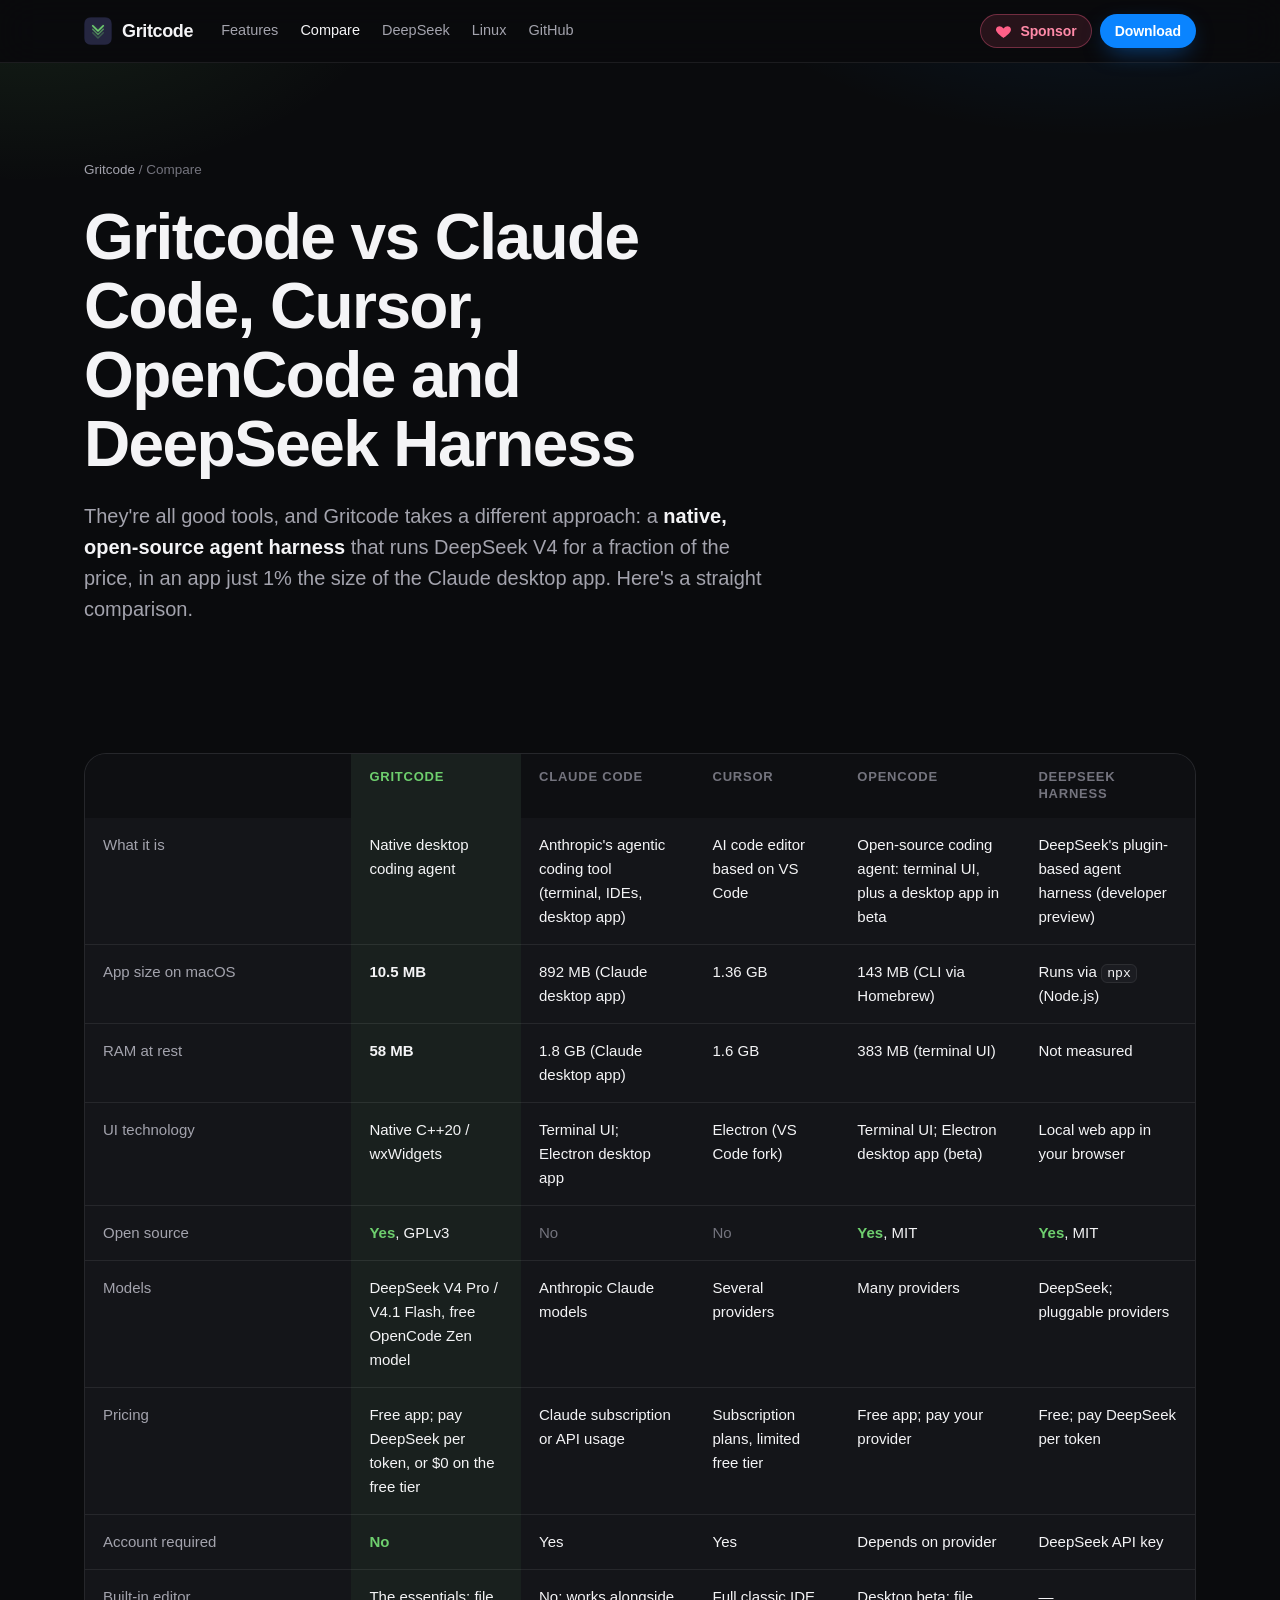
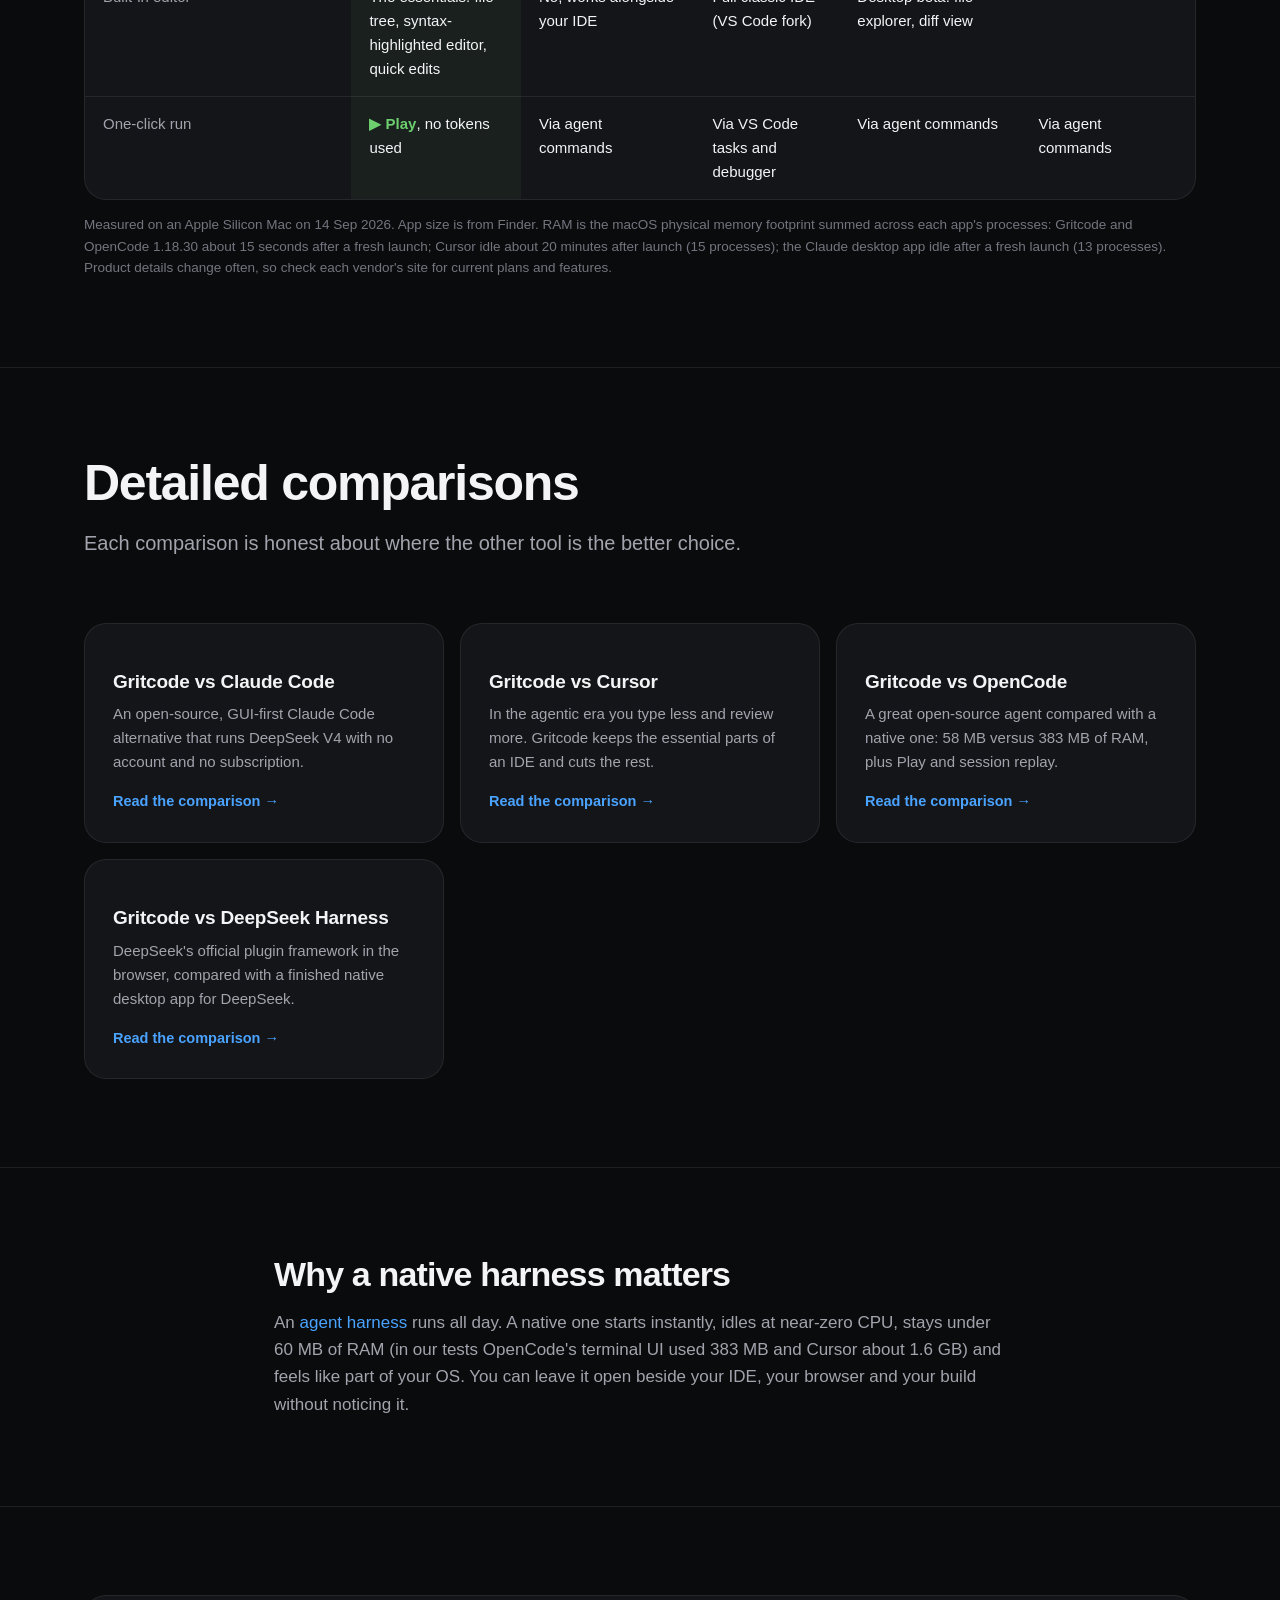
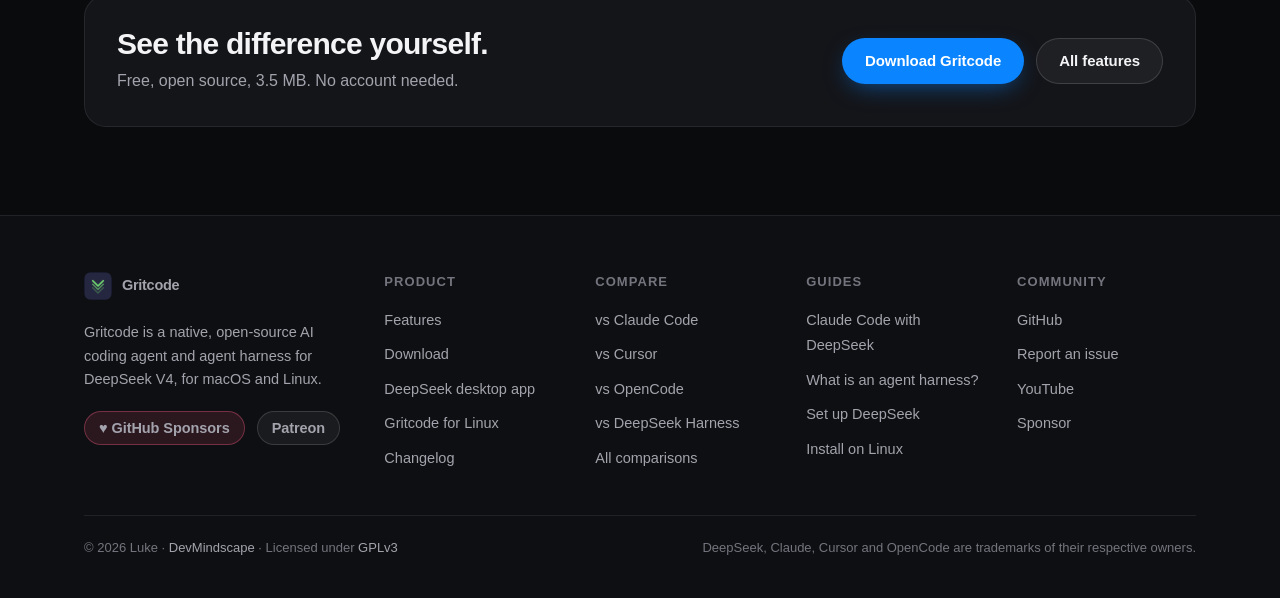
<file: compare/index.html>
<!DOCTYPE html>
<html lang="en">
<head>
<meta charset="utf-8">
<meta name="viewport" content="width=device-width, initial-scale=1">
<title>Gritcode vs Claude Code, Cursor, OpenCode &amp; DeepSeek Harness</title>
<meta name="description" content="Looking for a Claude Code, Cursor or OpenCode alternative? See how Gritcode, a 10 MB open-source native coding agent, compares on size, RAM and price.">
<link rel="canonical" href="https://gritcode.ai/compare/">
<meta property="og:type" content="article">
<meta property="og:title" content="Gritcode vs Claude Code, Cursor, OpenCode & DeepSeek Harness">
<meta property="og:description" content="A 10 MB native, open-source coding agent compared with the big names: size, RAM, models, price and openness.">
<meta property="og:url" content="https://gritcode.ai/compare/">
<meta name="theme-color" content="#0a0b0d">
<link rel="icon" href="../assets/favicon.svg" type="image/svg+xml">
<link rel="icon" href="../assets/favicon-32.png" sizes="32x32" type="image/png">
<link rel="apple-touch-icon" href="../assets/apple-touch-icon.png">
<meta property="og:site_name" content="Gritcode">
<meta property="og:image" content="https://gritcode.ai/assets/og.png">
<meta property="og:image:width" content="1200">
<meta property="og:image:height" content="630">
<meta name="twitter:card" content="summary_large_image">
<meta name="twitter:image" content="https://gritcode.ai/assets/og.png">
<link rel="stylesheet" href="../assets/site.css?v=2">
<script type="application/ld+json">
{"@context":"https://schema.org","@graph":[
 {"@type":"BreadcrumbList","itemListElement":[
  {"@type":"ListItem","position":1,"name":"Gritcode","item":"https://gritcode.ai/"},
  {"@type":"ListItem","position":2,"name":"Compare","item":"https://gritcode.ai/compare/"}]},
 {"@type":"ItemList","name":"Gritcode comparisons","itemListElement":[
  {"@type":"ListItem","position":1,"url":"https://gritcode.ai/compare/claude-code/","name":"Gritcode vs Claude Code"},
  {"@type":"ListItem","position":2,"url":"https://gritcode.ai/compare/cursor/","name":"Gritcode vs Cursor"},
  {"@type":"ListItem","position":3,"url":"https://gritcode.ai/compare/opencode/","name":"Gritcode vs OpenCode"},
  {"@type":"ListItem","position":4,"url":"https://gritcode.ai/compare/deepseek-harness/","name":"Gritcode vs DeepSeek Harness"}]}
]}
</script>
</head>
<body>
<a class="skip" href="#main">Skip to content</a>
<header class="nav">
  <div class="wrap nav-in">
    <a class="brand" href="../" aria-label="Gritcode home"><img src="../assets/favicon.svg" alt="" width="28" height="28"><span>Gritcode</span></a>
    <nav class="links" aria-label="Main">
      <a href="../features/">Features</a>
      <a href="../compare/" aria-current="page">Compare</a>
      <a href="../deepseek/">DeepSeek</a>
      <a href="../linux/">Linux</a>
      <a href="https://github.com/lszl84/gritcode" rel="noopener">GitHub</a>
    </nav>
    <div class="nav-cta">
      <a class="btn btn-sponsor btn-sm" href="../sponsor/"><svg width="20" height="20" viewBox="0 0 24 24" fill="currentColor" aria-hidden="true"><path d="M12 21s-7.5-4.6-10-9.3C.4 8.5 2.3 4.5 6.2 4.5c2.2 0 3.8 1.2 5.8 3.4 2-2.2 3.6-3.4 5.8-3.4 3.9 0 5.8 4 4.2 7.2C19.5 16.4 12 21 12 21z"/></svg>Sponsor</a>
      <a class="btn btn-primary btn-sm" href="../#download">Download</a>
    </div>
  </div>
</header>

<main id="main">
<section class="page-hero">
  <div class="wrap">
    <div class="crumbs"><a href="../">Gritcode</a> / Compare</div>
    <h1>Gritcode vs Claude Code, Cursor, OpenCode and DeepSeek Harness</h1>
    <p class="lead">They're all good tools, and Gritcode takes a different approach: a <strong>native, open-source agent harness</strong> that runs DeepSeek V4 for a fraction of the price, in an app just 1% the size of the Claude desktop app. Here's a straight comparison.</p>
  </div>
</section>

<section class="section tight" style="border-top:0">
  <div class="wrap">
    <div class="table-wrap wide">
      <table>
        <thead>
          <tr><th scope="col"></th><th scope="col" class="me">Gritcode</th><th scope="col">Claude Code</th><th scope="col">Cursor</th><th scope="col">OpenCode</th><th scope="col">DeepSeek Harness</th></tr>
        </thead>
        <tbody>
          <tr><th scope="row">What it is</th><td class="me">Native desktop coding agent</td><td>Anthropic's agentic coding tool (terminal, IDEs, desktop app)</td><td>AI code editor based on VS Code</td><td>Open-source coding agent: terminal UI, plus a desktop app in beta</td><td>DeepSeek's plugin-based agent harness (developer preview)</td></tr>
          <tr><th scope="row">App size on macOS</th><td class="me"><b>10.5 MB</b></td><td>892 MB (Claude desktop app)</td><td>1.36 GB</td><td>143 MB (CLI via Homebrew)</td><td>Runs via <code>npx</code> (Node.js)</td></tr>
          <tr><th scope="row">RAM at rest</th><td class="me"><b>58 MB</b></td><td>1.8 GB (Claude desktop app)</td><td>1.6 GB</td><td>383 MB (terminal UI)</td><td>Not measured</td></tr>
          <tr><th scope="row">UI technology</th><td class="me">Native C++20 / wxWidgets</td><td>Terminal UI; Electron desktop app</td><td>Electron (VS Code fork)</td><td>Terminal UI; Electron desktop app (beta)</td><td>Local web app in your browser</td></tr>
          <tr><th scope="row">Open source</th><td class="me"><span class="yes">Yes</span>, GPLv3</td><td><span class="no">No</span></td><td><span class="no">No</span></td><td><span class="yes">Yes</span>, MIT</td><td><span class="yes">Yes</span>, MIT</td></tr>
          <tr><th scope="row">Models</th><td class="me">DeepSeek V4 Pro / V4.1 Flash, free OpenCode Zen model</td><td>Anthropic Claude models</td><td>Several providers</td><td>Many providers</td><td>DeepSeek; pluggable providers</td></tr>
          <tr><th scope="row">Pricing</th><td class="me">Free app; pay DeepSeek per token, or $0 on the free tier</td><td>Claude subscription or API usage</td><td>Subscription plans, limited free tier</td><td>Free app; pay your provider</td><td>Free; pay DeepSeek per token</td></tr>
          <tr><th scope="row">Account required</th><td class="me"><span class="yes">No</span></td><td>Yes</td><td>Yes</td><td>Depends on provider</td><td>DeepSeek API key</td></tr>
          <tr><th scope="row">Built-in editor</th><td class="me">The essentials: file tree, syntax-highlighted editor, quick edits</td><td>No; works alongside your IDE</td><td>Full classic IDE (VS Code fork)</td><td>Desktop beta: file explorer, diff view</td><td>—</td></tr>
          <tr><th scope="row">One-click run</th><td class="me"><span class="yes">▶ Play</span>, no tokens used</td><td>Via agent commands</td><td>Via VS Code tasks and debugger</td><td>Via agent commands</td><td>Via agent commands</td></tr>
        </tbody>
      </table>
    </div>
    <p class="table-note">Measured on an Apple Silicon Mac on 14 Sep 2026. App size is from Finder. RAM is the macOS physical memory footprint summed across each app's processes: Gritcode and OpenCode 1.18.30 about 15 seconds after a fresh launch; Cursor idle about 20 minutes after launch (15 processes); the Claude desktop app idle after a fresh launch (13 processes). Product details change often, so check each vendor's site for current plans and features.</p>
  </div>
</section>

<section class="section tight">
  <div class="wrap">
    <div class="section-head">
      <h2>Detailed comparisons</h2>
      <p class="lead">Each comparison is honest about where the other tool is the better choice.</p>
    </div>
    <div class="grid">
      <a class="card link-card" href="../compare/claude-code/">
        <h3>Gritcode vs Claude Code</h3>
        <p>An open-source, GUI-first Claude Code alternative that runs DeepSeek V4 with no account and no subscription.</p>
        <span class="go">Read the comparison →</span>
      </a>
      <a class="card link-card" href="../compare/cursor/">
        <h3>Gritcode vs Cursor</h3>
        <p>In the agentic era you type less and review more. Gritcode keeps the essential parts of an IDE and cuts the rest.</p>
        <span class="go">Read the comparison →</span>
      </a>
      <a class="card link-card" href="../compare/opencode/">
        <h3>Gritcode vs OpenCode</h3>
        <p>A great open-source agent compared with a native one: 58&nbsp;MB versus 383&nbsp;MB of RAM, plus Play and session replay.</p>
        <span class="go">Read the comparison →</span>
      </a>
      <a class="card link-card" href="../compare/deepseek-harness/">
        <h3>Gritcode vs DeepSeek Harness</h3>
        <p>DeepSeek's official plugin framework in the browser, compared with a finished native desktop app for DeepSeek.</p>
        <span class="go">Read the comparison →</span>
      </a>
    </div>
  </div>
</section>

<section class="section tight">
  <div class="wrap prose">
    <h2>Why a native harness matters</h2>
    <p>An <a href="../agent-harness/">agent harness</a> runs all day. A native one starts instantly, idles at near-zero CPU, stays under 60&nbsp;MB of RAM (in our tests OpenCode's terminal UI used 383&nbsp;MB and Cursor about 1.6&nbsp;GB) and feels like part of your OS. You can leave it open beside your IDE, your browser and your build without noticing it.</p>
  </div>
</section>

<section class="section tight">
  <div class="wrap">
    <div class="cta-band">
      <div>
        <h2>See the difference yourself.</h2>
        <p>Free, open source, 3.5&nbsp;MB. No account needed.</p>
      </div>
      <div class="cta-row">
        <a class="btn btn-primary" href="../#download">Download Gritcode</a>
        <a class="btn btn-ghost" href="../features/">All features</a>
      </div>
    </div>
  </div>
</section>
</main>

<footer class="footer">
  <div class="wrap">
    <div class="foot-grid">
      <div class="foot-brand">
        <a class="brand" href="../"><img src="../assets/favicon.svg" alt="" width="28" height="28"><span>Gritcode</span></a>
        <p>Gritcode is a native, open-source AI coding agent and agent harness for DeepSeek V4, for macOS and Linux.</p>
        <div class="cta-row">
          <a class="btn btn-sponsor btn-sm" href="https://github.com/sponsors/lszl84" rel="noopener">♥ GitHub Sponsors</a>
          <a class="btn btn-ghost btn-sm" href="https://patreon.com/LukeDevMindscape" rel="noopener">Patreon</a>
        </div>
      </div>
      <div>
        <h4>Product</h4>
        <ul>
          <li><a href="../features/">Features</a></li>
          <li><a href="../#download">Download</a></li>
          <li><a href="../deepseek/">DeepSeek desktop app</a></li>
          <li><a href="../linux/">Gritcode for Linux</a></li>
          <li><a href="https://github.com/lszl84/gritcode/releases" rel="noopener">Changelog</a></li>
        </ul>
      </div>
      <div>
        <h4>Compare</h4>
        <ul>
          <li><a href="../compare/claude-code/">vs Claude Code</a></li>
          <li><a href="../compare/cursor/">vs Cursor</a></li>
          <li><a href="../compare/opencode/">vs OpenCode</a></li>
          <li><a href="../compare/deepseek-harness/">vs DeepSeek Harness</a></li>
          <li><a href="../compare/">All comparisons</a></li>
        </ul>
      </div>
      <div>
        <h4>Guides</h4>
        <ul>
          <li><a href="../claude-code-deepseek/">Claude Code with DeepSeek</a></li>
          <li><a href="../agent-harness/">What is an agent harness?</a></li>
          <li><a href="../deepseek/#setup">Set up DeepSeek</a></li>
          <li><a href="../linux/#install">Install on Linux</a></li>
        </ul>
      </div>
      <div>
        <h4>Community</h4>
        <ul>
          <li><a href="https://github.com/lszl84/gritcode" rel="noopener">GitHub</a></li>
          <li><a href="https://github.com/lszl84/gritcode/issues" rel="noopener">Report an issue</a></li>
          <li><a href="https://youtube.com/@devmindscapetutorials" rel="noopener">YouTube</a></li>
          <li><a href="../sponsor/">Sponsor</a></li>
        </ul>
      </div>
    </div>
    <div class="fine">
      <span>© 2026 Luke · <a href="https://devmindscape.com" rel="noopener">DevMindscape</a> · Licensed under <a href="https://github.com/lszl84/gritcode/blob/main/LICENSE" rel="noopener">GPLv3</a></span>
      <span>DeepSeek, Claude, Cursor and OpenCode are trademarks of their respective owners.</span>
    </div>
  </div>
</footer>

<div class="toast" id="thanks" role="status" hidden>
  <button class="x" type="button" aria-label="Close">×</button>
  <p><b>Thanks for downloading Gritcode!</b> It's free and built by one developer. If it saves you time, please consider sponsoring.</p>
  <div class="cta-row">
    <a class="btn btn-sponsor btn-sm" href="https://github.com/sponsors/lszl84" rel="noopener">♥ GitHub Sponsors</a>
    <a class="btn btn-patreon btn-sm" href="https://patreon.com/LukeDevMindscape" rel="noopener">Patreon</a>
  </div>
</div>
<script src="../assets/site.js?v=3" defer></script>
</body>
</html>
</file>
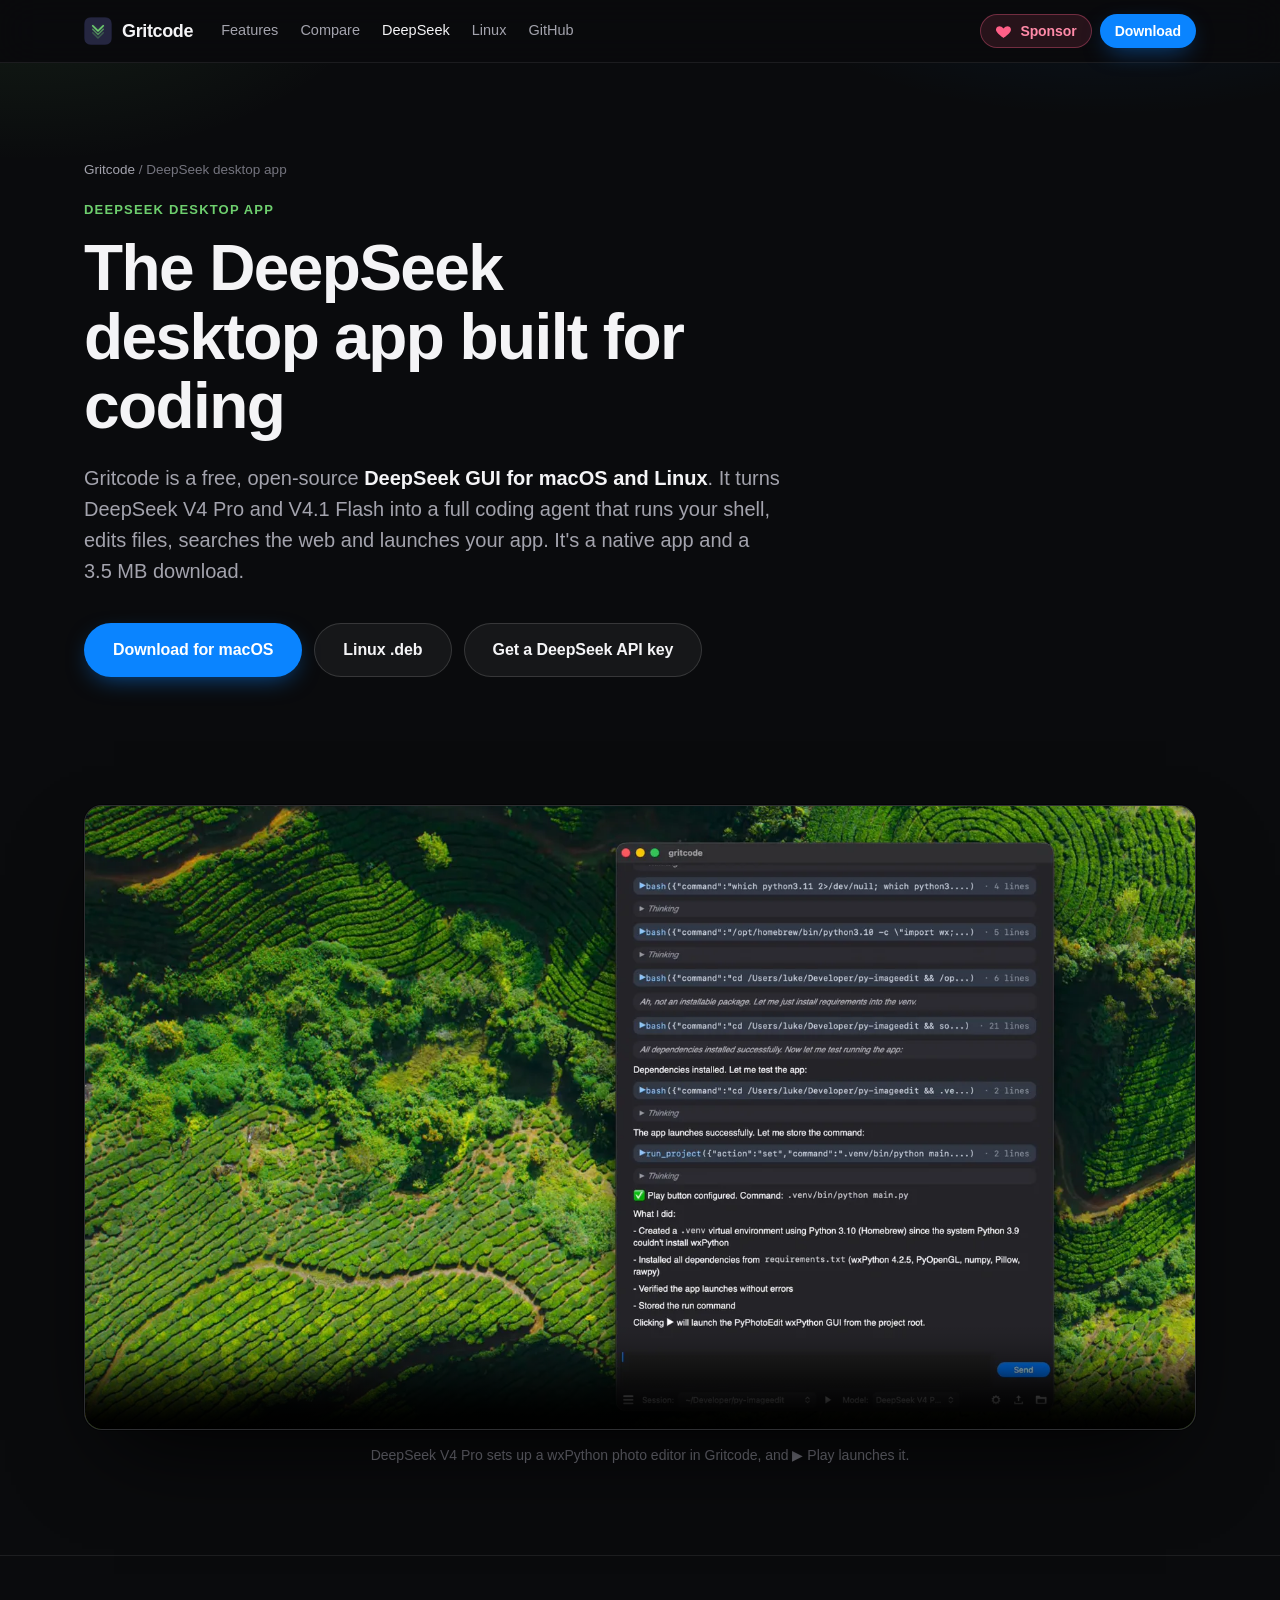
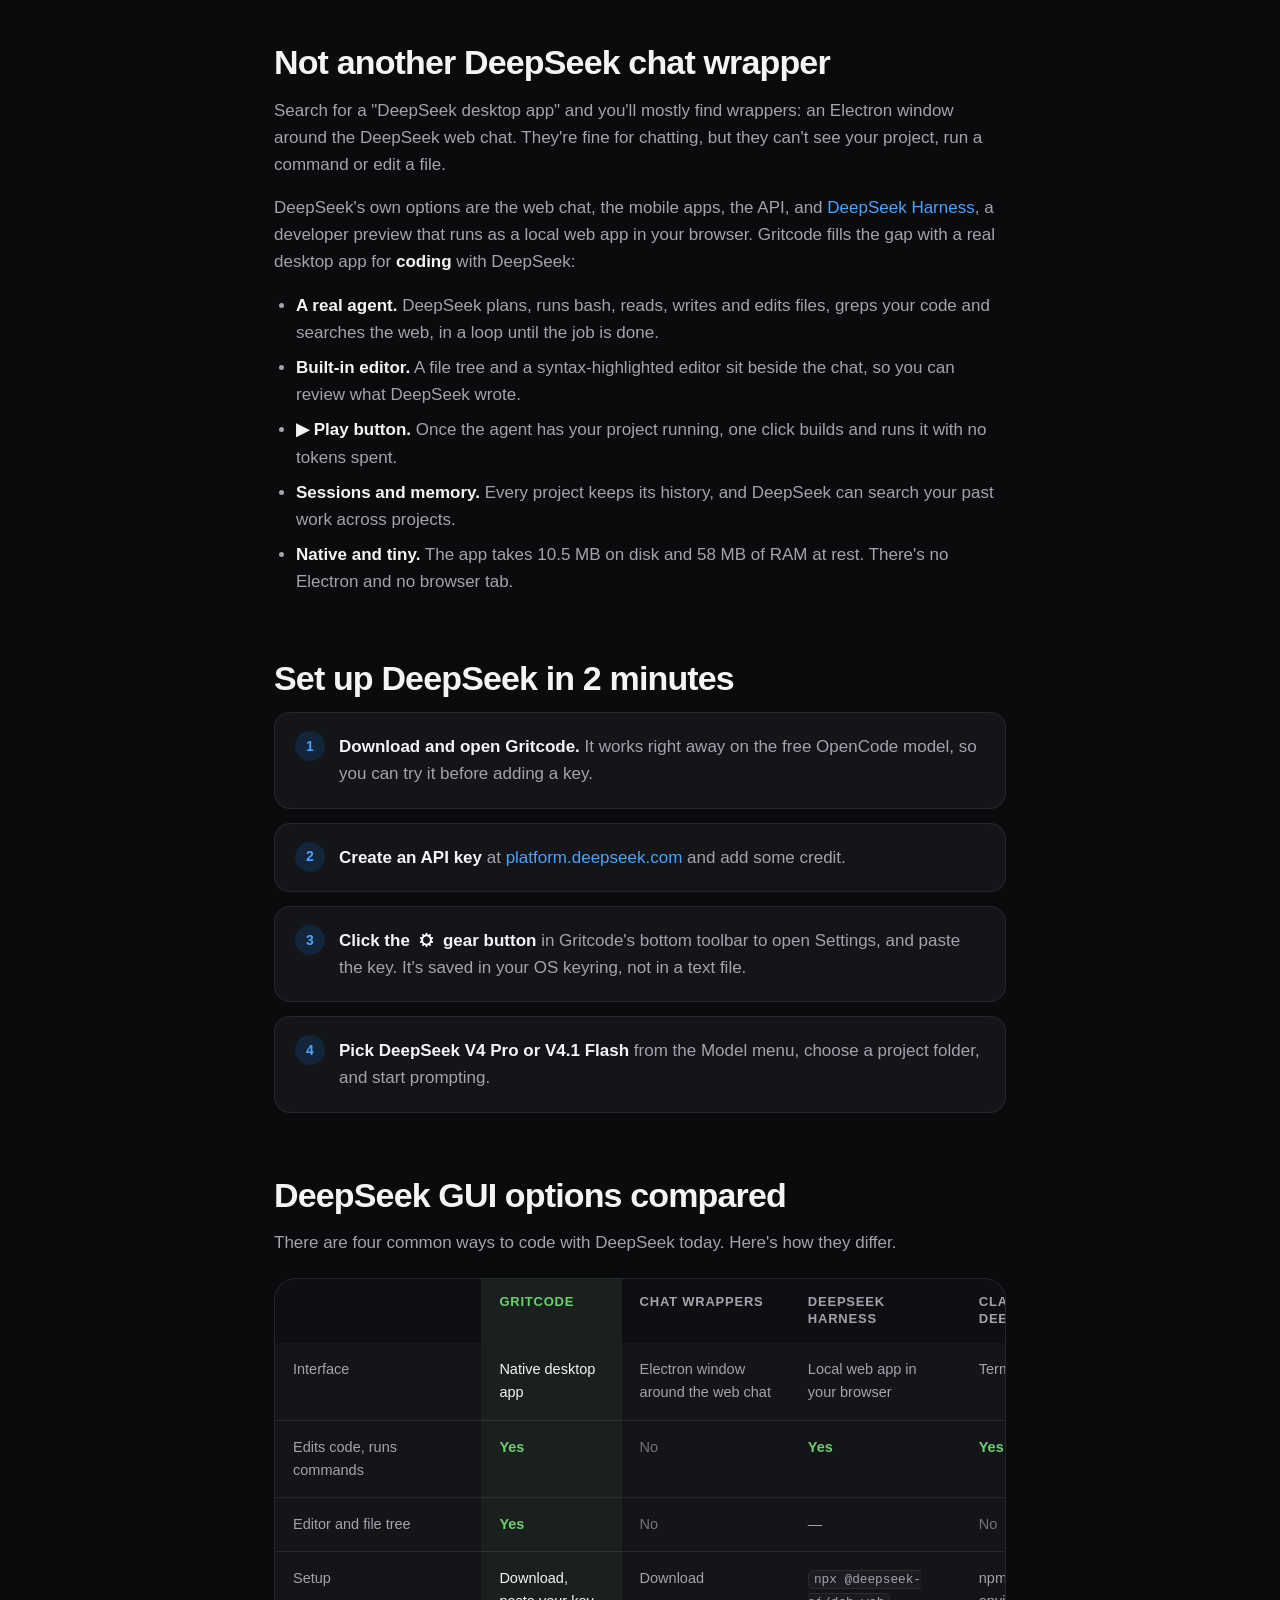
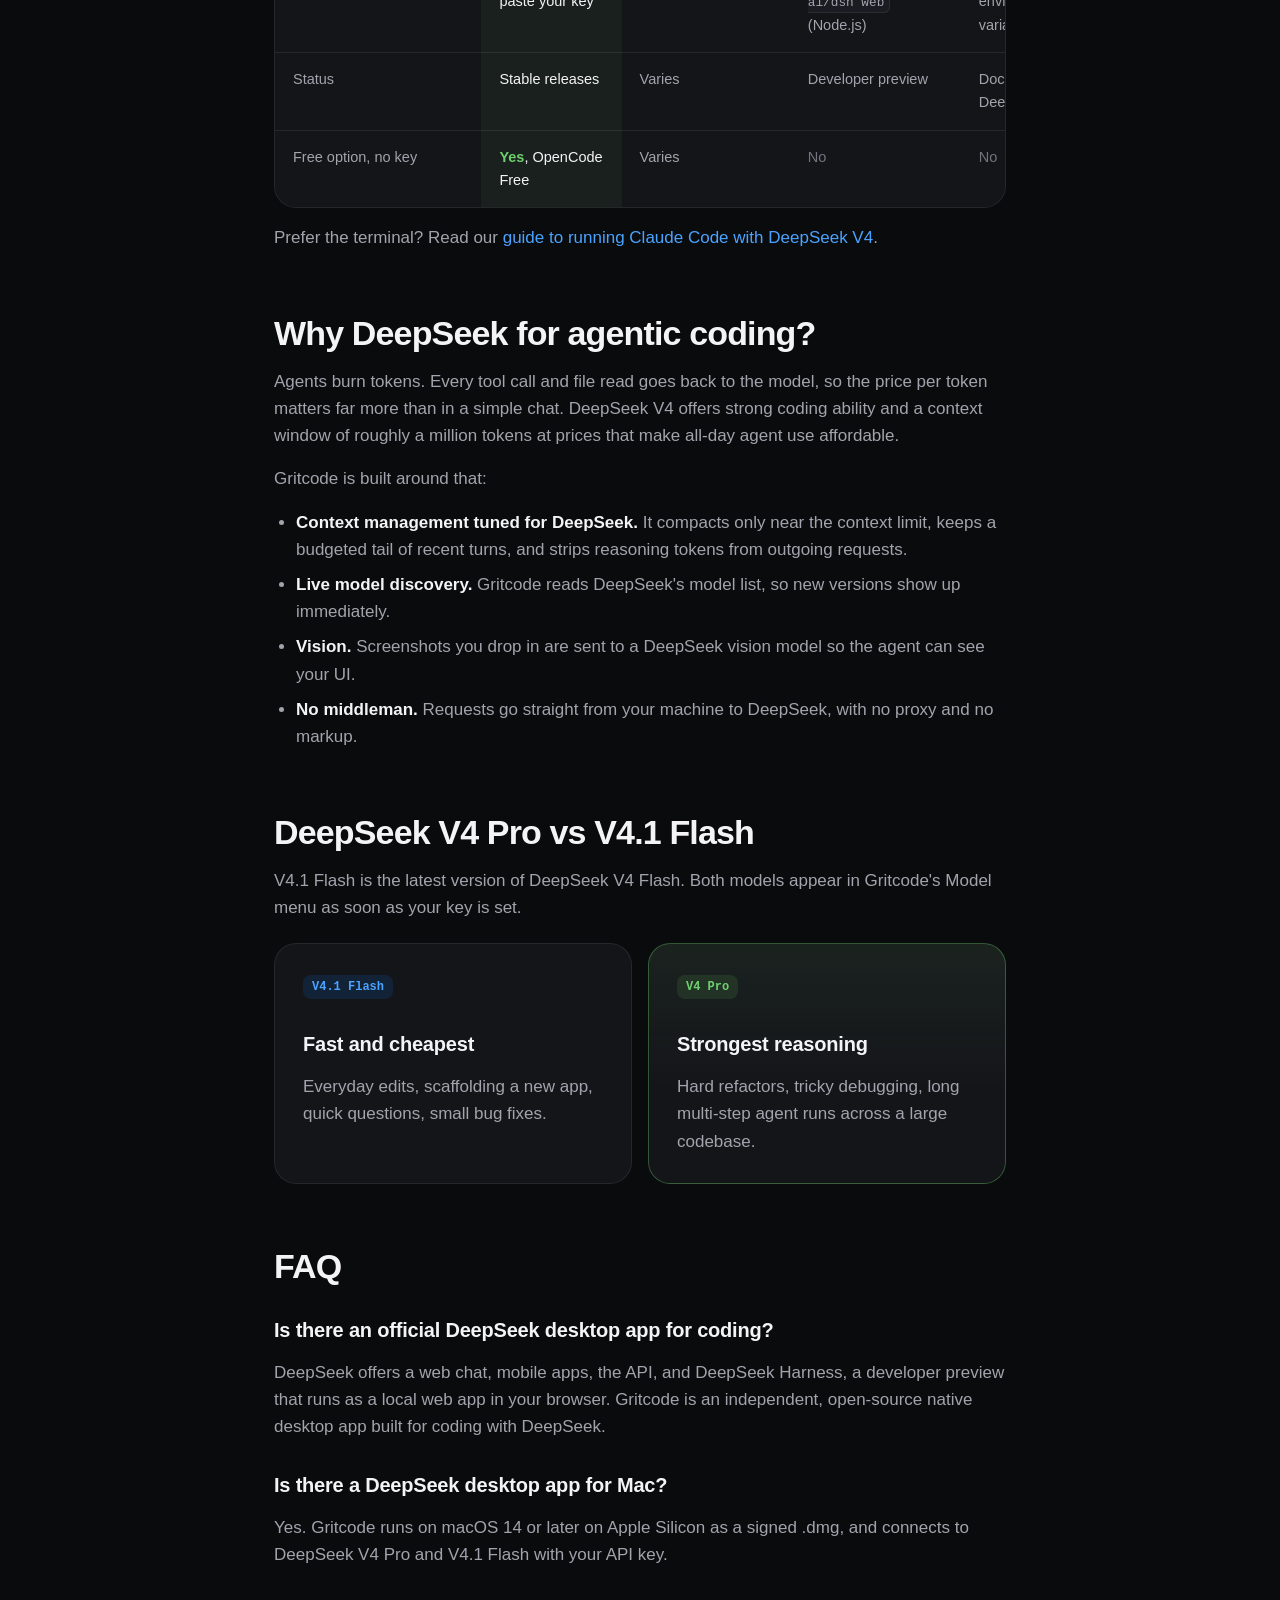
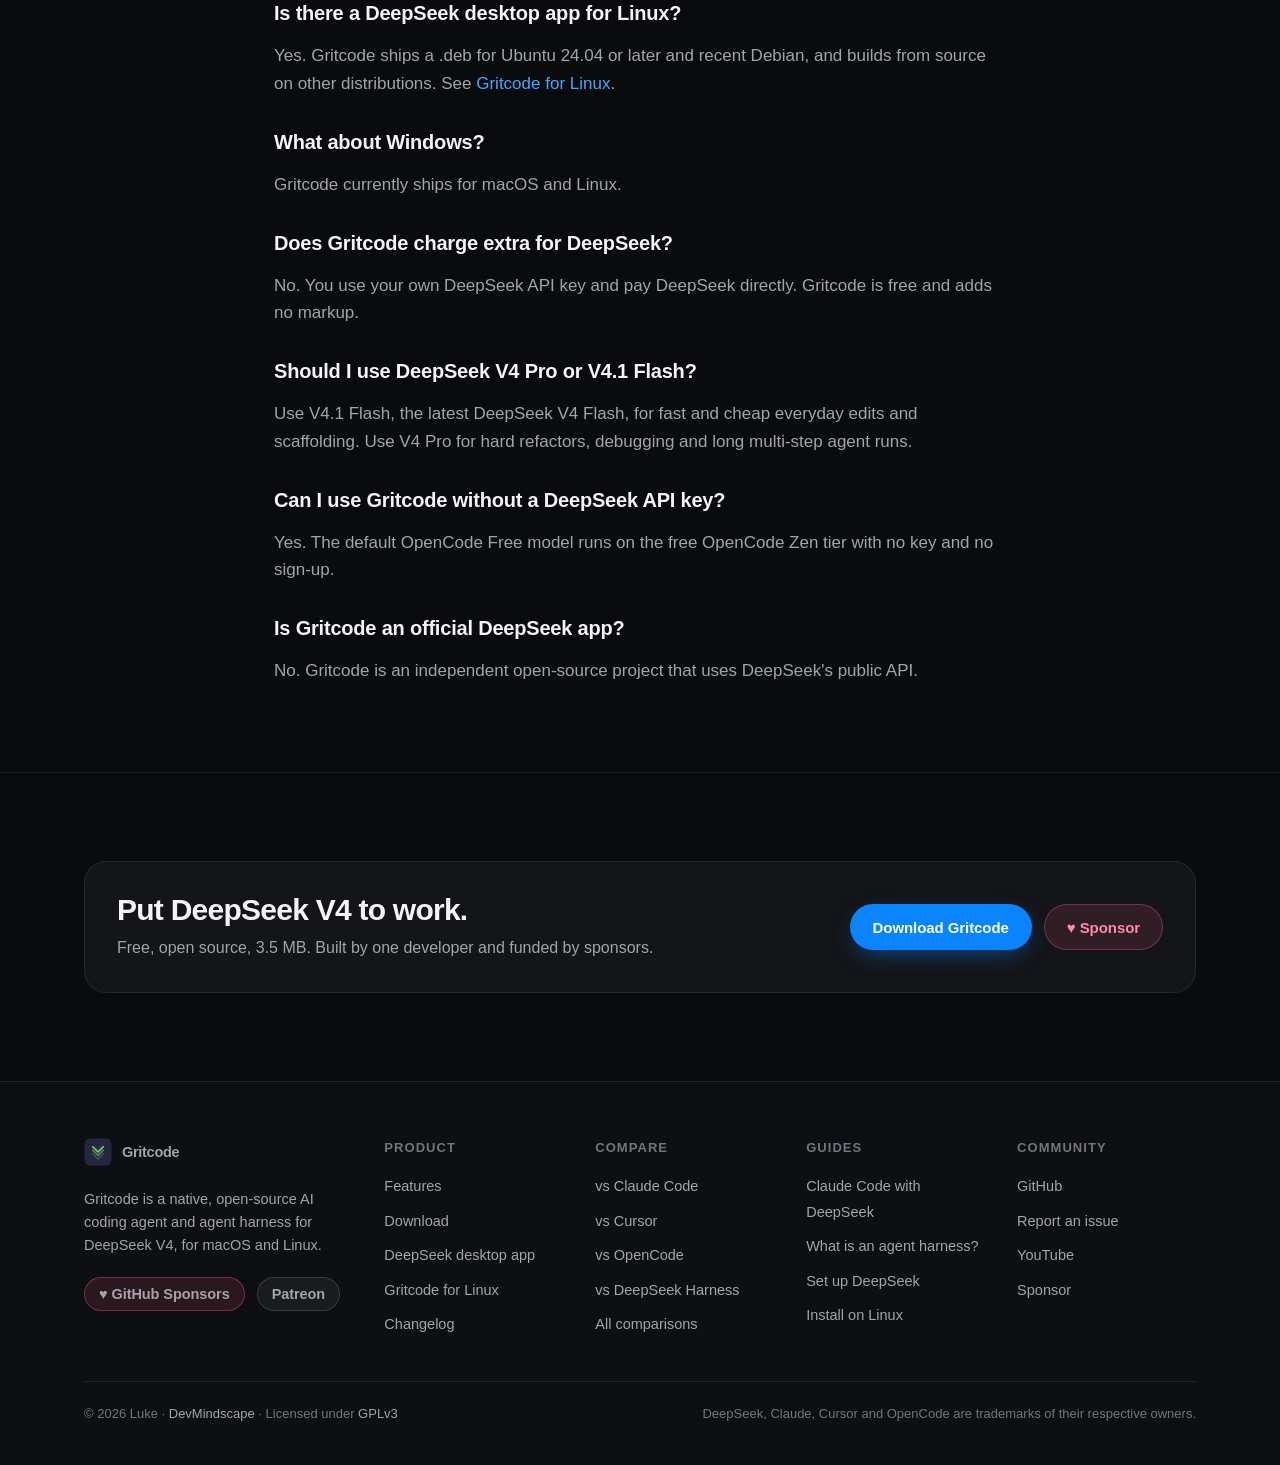
<file: deepseek/index.html>
<!DOCTYPE html>
<html lang="en">
<head>
<meta charset="utf-8">
<meta name="viewport" content="width=device-width, initial-scale=1">
<title>DeepSeek Desktop App for Coding (Mac &amp; Linux) — Gritcode</title>
<meta name="description" content="A free, native DeepSeek desktop app for coding on Mac and Linux. A full DeepSeek V4 agent with a GUI, code editor and one-click run, not a chat wrapper.">
<link rel="canonical" href="https://gritcode.ai/deepseek/">
<meta property="og:type" content="website">
<meta property="og:title" content="The DeepSeek desktop app built for coding — Gritcode">
<meta property="og:description" content="Turn DeepSeek V4 into a full desktop coding agent on Mac and Linux. Free, open source, native.">
<meta property="og:url" content="https://gritcode.ai/deepseek/">
<meta name="theme-color" content="#0a0b0d">
<link rel="icon" href="../assets/favicon.svg" type="image/svg+xml">
<link rel="icon" href="../assets/favicon-32.png" sizes="32x32" type="image/png">
<link rel="apple-touch-icon" href="../assets/apple-touch-icon.png">
<meta property="og:site_name" content="Gritcode">
<meta property="og:image" content="https://gritcode.ai/assets/og.png">
<meta property="og:image:width" content="1200">
<meta property="og:image:height" content="630">
<meta name="twitter:card" content="summary_large_image">
<meta name="twitter:image" content="https://gritcode.ai/assets/og.png">
<link rel="stylesheet" href="../assets/site.css?v=2">
<script type="application/ld+json">
{"@context":"https://schema.org","@graph":[
 {"@type":"BreadcrumbList","itemListElement":[
  {"@type":"ListItem","position":1,"name":"Gritcode","item":"https://gritcode.ai/"},
  {"@type":"ListItem","position":2,"name":"DeepSeek desktop app","item":"https://gritcode.ai/deepseek/"}]},
 {"@type":"VideoObject","name":"DeepSeek V4 building and launching an app in Gritcode","description":"Gritcode, a native DeepSeek desktop app for coding, sets up a Python project with DeepSeek V4 Pro and launches it with the one-click Play button.","thumbnailUrl":"https://gritcode.ai/media/play-button.webp","contentUrl":"https://gritcode.ai/media/play-button.mp4","uploadDate":"2026-09-14","duration":"PT14S"},
 {"@type":"FAQPage","mainEntity":[
  {"@type":"Question","name":"Is there an official DeepSeek desktop app for coding?","acceptedAnswer":{"@type":"Answer","text":"DeepSeek offers a web chat, mobile apps, the API, and DeepSeek Harness, a developer preview that runs as a local web app in your browser. Gritcode is an independent, open-source native desktop app built for coding with DeepSeek."}},
  {"@type":"Question","name":"Is there a DeepSeek desktop app for Mac?","acceptedAnswer":{"@type":"Answer","text":"Yes. Gritcode runs on macOS 14 or later on Apple Silicon as a signed .dmg, and connects to DeepSeek V4 Pro and V4.1 Flash with your API key."}},
  {"@type":"Question","name":"Is there a DeepSeek desktop app for Linux?","acceptedAnswer":{"@type":"Answer","text":"Yes. Gritcode ships a .deb for Ubuntu 24.04 or later and recent Debian, and builds from source on other distributions."}},
  {"@type":"Question","name":"Does Gritcode charge extra for DeepSeek?","acceptedAnswer":{"@type":"Answer","text":"No. You use your own DeepSeek API key and pay DeepSeek directly. Gritcode is free and adds no markup."}},
  {"@type":"Question","name":"Should I use DeepSeek V4 Pro or V4.1 Flash?","acceptedAnswer":{"@type":"Answer","text":"Use V4.1 Flash, the latest DeepSeek V4 Flash, for fast and cheap everyday edits and scaffolding. Use V4 Pro for hard refactors, debugging and long multi-step agent runs."}},
  {"@type":"Question","name":"Can I use Gritcode without a DeepSeek API key?","acceptedAnswer":{"@type":"Answer","text":"Yes. The default OpenCode Free model runs on the free OpenCode Zen tier with no key and no sign-up."}}
 ]}
]}
</script>
</head>
<body>
<a class="skip" href="#main">Skip to content</a>
<header class="nav">
  <div class="wrap nav-in">
    <a class="brand" href="../" aria-label="Gritcode home"><img src="../assets/favicon.svg" alt="" width="28" height="28"><span>Gritcode</span></a>
    <nav class="links" aria-label="Main">
      <a href="../features/">Features</a>
      <a href="../compare/">Compare</a>
      <a href="../deepseek/" aria-current="page">DeepSeek</a>
      <a href="../linux/">Linux</a>
      <a href="https://github.com/lszl84/gritcode" rel="noopener">GitHub</a>
    </nav>
    <div class="nav-cta">
      <a class="btn btn-sponsor btn-sm" href="../sponsor/"><svg width="20" height="20" viewBox="0 0 24 24" fill="currentColor" aria-hidden="true"><path d="M12 21s-7.5-4.6-10-9.3C.4 8.5 2.3 4.5 6.2 4.5c2.2 0 3.8 1.2 5.8 3.4 2-2.2 3.6-3.4 5.8-3.4 3.9 0 5.8 4 4.2 7.2C19.5 16.4 12 21 12 21z"/></svg>Sponsor</a>
      <a class="btn btn-primary btn-sm" href="../#download">Download</a>
    </div>
  </div>
</header>

<main id="main">
<section class="page-hero">
  <div class="wrap">
    <div class="crumbs"><a href="../">Gritcode</a> / DeepSeek desktop app</div>
    <span class="eyebrow">DeepSeek desktop app</span>
    <h1>The DeepSeek desktop app built for coding</h1>
    <p class="lead">Gritcode is a free, open-source <strong>DeepSeek GUI for macOS and Linux</strong>. It turns DeepSeek V4 Pro and V4.1 Flash into a full coding agent that runs your shell, edits files, searches the web and launches your app. It's a native app and a 3.5&nbsp;MB download.</p>
    <div class="cta-row">
      <a class="btn btn-primary btn-lg" data-asset="dmg" href="https://github.com/lszl84/gritcode/releases/latest">Download for macOS</a>
      <a class="btn btn-ghost btn-lg" data-asset="deb" href="https://github.com/lszl84/gritcode/releases/latest">Linux .deb</a>
      <a class="btn btn-ghost btn-lg" href="https://platform.deepseek.com/" rel="noopener">Get a DeepSeek API key</a>
    </div>
  </div>
</section>

<section class="section tight" style="border-top:0">
  <div class="wrap">
    <figure>
      <div class="shot">
        <video data-autoplay muted loop playsinline preload="none" poster="../media/play-button.webp" width="1600" height="900" aria-label="DeepSeek V4 Pro sets up a Python app in Gritcode, then the Play button launches it">
          <source src="../media/play-button.mp4" type="video/mp4">
        </video>
      </div>
      <figcaption>DeepSeek V4 Pro sets up a wxPython photo editor in Gritcode, and ▶&nbsp;Play launches it.</figcaption>
    </figure>
  </div>
</section>

<section class="section tight">
  <div class="wrap prose">
    <h2 id="not-a-wrapper">Not another DeepSeek chat wrapper</h2>
    <p>Search for a "DeepSeek desktop app" and you'll mostly find wrappers: an Electron window around the DeepSeek web chat. They're fine for chatting, but they can't see your project, run a command or edit a file.</p>
    <p>DeepSeek's own options are the web chat, the mobile apps, the API, and <a href="../compare/deepseek-harness/">DeepSeek Harness</a>, a developer preview that runs as a local web app in your browser. Gritcode fills the gap with a real desktop app for <strong>coding</strong> with DeepSeek:</p>
    <ul>
      <li><strong>A real agent.</strong> DeepSeek plans, runs bash, reads, writes and edits files, greps your code and searches the web, in a loop until the job is done.</li>
      <li><strong>Built-in editor.</strong> A file tree and a syntax-highlighted editor sit beside the chat, so you can review what DeepSeek wrote.</li>
      <li><strong>▶ Play button.</strong> Once the agent has your project running, one click builds and runs it with no tokens spent.</li>
      <li><strong>Sessions and memory.</strong> Every project keeps its history, and DeepSeek can search your past work across projects.</li>
      <li><strong>Native and tiny.</strong> The app takes 10.5&nbsp;MB on disk and 58&nbsp;MB of RAM at rest. There's no Electron and no browser tab.</li>
    </ul>

    <h2 id="setup">Set up DeepSeek in 2 minutes</h2>
    <ol class="steps">
      <li><strong>Download and open Gritcode.</strong> It works right away on the free OpenCode model, so you can try it before adding a key.</li>
      <li><strong>Create an API key</strong> at <a href="https://platform.deepseek.com/" rel="noopener">platform.deepseek.com</a> and add some credit.</li>
      <li><strong>Click the <img class="ico-inline" src="../assets/gear.svg" alt="gear icon"> gear button</strong> in Gritcode's bottom toolbar to open Settings, and paste the key. It's saved in your OS keyring, not in a text file.</li>
      <li><strong>Pick DeepSeek V4 Pro or V4.1 Flash</strong> from the Model menu, choose a project folder, and start prompting.</li>
    </ol>

    <h2 id="options">DeepSeek GUI options compared</h2>
    <p>There are four common ways to code with DeepSeek today. Here's how they differ.</p>
    <div class="table-wrap wide">
      <table>
        <thead><tr><th scope="col"></th><th scope="col" class="me">Gritcode</th><th scope="col">Chat wrappers</th><th scope="col">DeepSeek Harness</th><th scope="col">Claude Code + DeepSeek</th></tr></thead>
        <tbody>
          <tr><th scope="row">Interface</th><td class="me">Native desktop app</td><td>Electron window around the web chat</td><td>Local web app in your browser</td><td>Terminal</td></tr>
          <tr><th scope="row">Edits code, runs commands</th><td class="me"><span class="yes">Yes</span></td><td><span class="no">No</span></td><td><span class="yes">Yes</span></td><td><span class="yes">Yes</span></td></tr>
          <tr><th scope="row">Editor and file tree</th><td class="me"><span class="yes">Yes</span></td><td><span class="no">No</span></td><td>—</td><td><span class="no">No</span></td></tr>
          <tr><th scope="row">Setup</th><td class="me">Download, paste your key</td><td>Download</td><td><code>npx @deepseek-ai/dsh web</code> (Node.js)</td><td>npm install plus 9 environment variables</td></tr>
          <tr><th scope="row">Status</th><td class="me">Stable releases</td><td>Varies</td><td>Developer preview</td><td>Documented by DeepSeek</td></tr>
          <tr><th scope="row">Free option, no key</th><td class="me"><span class="yes">Yes</span>, OpenCode Free</td><td>Varies</td><td><span class="no">No</span></td><td><span class="no">No</span></td></tr>
        </tbody>
      </table>
    </div>
    <p>Prefer the terminal? Read our <a href="../claude-code-deepseek/">guide to running Claude Code with DeepSeek V4</a>.</p>

    <h2 id="why">Why DeepSeek for agentic coding?</h2>
    <p>Agents burn tokens. Every tool call and file read goes back to the model, so the price per token matters far more than in a simple chat. DeepSeek V4 offers strong coding ability and a context window of roughly a million tokens at prices that make all-day agent use affordable.</p>
    <p>Gritcode is built around that:</p>
    <ul>
      <li><strong>Context management tuned for DeepSeek.</strong> It compacts only near the context limit, keeps a budgeted tail of recent turns, and strips reasoning tokens from outgoing requests.</li>
      <li><strong>Live model discovery.</strong> Gritcode reads DeepSeek's model list, so new versions show up immediately.</li>
      <li><strong>Vision.</strong> Screenshots you drop in are sent to a DeepSeek vision model so the agent can see your UI.</li>
      <li><strong>No middleman.</strong> Requests go straight from your machine to DeepSeek, with no proxy and no markup.</li>
    </ul>

    <h2 id="pro-vs-flash">DeepSeek V4 Pro vs V4.1 Flash</h2>
    <p>V4.1 Flash is the latest version of DeepSeek V4 Flash. Both models appear in Gritcode's Model menu as soon as your key is set.</p>
    <div class="grid">
      <div class="card">
        <span class="tag blue">V4.1 Flash</span>
        <h3>Fast and cheapest</h3>
        <p>Everyday edits, scaffolding a new app, quick questions, small bug fixes.</p>
      </div>
      <div class="card hl">
        <span class="tag">V4 Pro</span>
        <h3>Strongest reasoning</h3>
        <p>Hard refactors, tricky debugging, long multi-step agent runs across a large codebase.</p>
      </div>
    </div>

    <h2 id="faq">FAQ</h2>
    <h3>Is there an official DeepSeek desktop app for coding?</h3>
    <p>DeepSeek offers a web chat, mobile apps, the API, and DeepSeek Harness, a developer preview that runs as a local web app in your browser. Gritcode is an independent, open-source native desktop app built for coding with DeepSeek.</p>
    <h3>Is there a DeepSeek desktop app for Mac?</h3>
    <p>Yes. Gritcode runs on macOS 14 or later on Apple Silicon as a signed .dmg, and connects to DeepSeek V4 Pro and V4.1 Flash with your API key.</p>
    <h3>Is there a DeepSeek desktop app for Linux?</h3>
    <p>Yes. Gritcode ships a .deb for Ubuntu 24.04 or later and recent Debian, and builds from source on other distributions. See <a href="../linux/">Gritcode for Linux</a>.</p>
    <h3>What about Windows?</h3>
    <p>Gritcode currently ships for macOS and Linux.</p>
    <h3>Does Gritcode charge extra for DeepSeek?</h3>
    <p>No. You use your own DeepSeek API key and pay DeepSeek directly. Gritcode is free and adds no markup.</p>
    <h3>Should I use DeepSeek V4 Pro or V4.1 Flash?</h3>
    <p>Use V4.1 Flash, the latest DeepSeek V4 Flash, for fast and cheap everyday edits and scaffolding. Use V4 Pro for hard refactors, debugging and long multi-step agent runs.</p>
    <h3>Can I use Gritcode without a DeepSeek API key?</h3>
    <p>Yes. The default OpenCode Free model runs on the free OpenCode Zen tier with no key and no sign-up.</p>
    <h3>Is Gritcode an official DeepSeek app?</h3>
    <p>No. Gritcode is an independent open-source project that uses DeepSeek's public API.</p>
  </div>
</section>

<section class="section tight">
  <div class="wrap">
    <div class="cta-band">
      <div>
        <h2>Put DeepSeek V4 to work.</h2>
        <p>Free, open source, 3.5&nbsp;MB. Built by one developer and funded by sponsors.</p>
      </div>
      <div class="cta-row">
        <a class="btn btn-primary" href="../#download">Download Gritcode</a>
        <a class="btn btn-sponsor" href="../sponsor/">♥ Sponsor</a>
      </div>
    </div>
  </div>
</section>
</main>

<footer class="footer">
  <div class="wrap">
    <div class="foot-grid">
      <div class="foot-brand">
        <a class="brand" href="../"><img src="../assets/favicon.svg" alt="" width="28" height="28"><span>Gritcode</span></a>
        <p>Gritcode is a native, open-source AI coding agent and agent harness for DeepSeek V4, for macOS and Linux.</p>
        <div class="cta-row">
          <a class="btn btn-sponsor btn-sm" href="https://github.com/sponsors/lszl84" rel="noopener">♥ GitHub Sponsors</a>
          <a class="btn btn-ghost btn-sm" href="https://patreon.com/LukeDevMindscape" rel="noopener">Patreon</a>
        </div>
      </div>
      <div>
        <h4>Product</h4>
        <ul>
          <li><a href="../features/">Features</a></li>
          <li><a href="../#download">Download</a></li>
          <li><a href="../deepseek/">DeepSeek desktop app</a></li>
          <li><a href="../linux/">Gritcode for Linux</a></li>
          <li><a href="https://github.com/lszl84/gritcode/releases" rel="noopener">Changelog</a></li>
        </ul>
      </div>
      <div>
        <h4>Compare</h4>
        <ul>
          <li><a href="../compare/claude-code/">vs Claude Code</a></li>
          <li><a href="../compare/cursor/">vs Cursor</a></li>
          <li><a href="../compare/opencode/">vs OpenCode</a></li>
          <li><a href="../compare/deepseek-harness/">vs DeepSeek Harness</a></li>
          <li><a href="../compare/">All comparisons</a></li>
        </ul>
      </div>
      <div>
        <h4>Guides</h4>
        <ul>
          <li><a href="../claude-code-deepseek/">Claude Code with DeepSeek</a></li>
          <li><a href="../agent-harness/">What is an agent harness?</a></li>
          <li><a href="../deepseek/#setup">Set up DeepSeek</a></li>
          <li><a href="../linux/#install">Install on Linux</a></li>
        </ul>
      </div>
      <div>
        <h4>Community</h4>
        <ul>
          <li><a href="https://github.com/lszl84/gritcode" rel="noopener">GitHub</a></li>
          <li><a href="https://github.com/lszl84/gritcode/issues" rel="noopener">Report an issue</a></li>
          <li><a href="https://youtube.com/@devmindscapetutorials" rel="noopener">YouTube</a></li>
          <li><a href="../sponsor/">Sponsor</a></li>
        </ul>
      </div>
    </div>
    <div class="fine">
      <span>© 2026 Luke · <a href="https://devmindscape.com" rel="noopener">DevMindscape</a> · Licensed under <a href="https://github.com/lszl84/gritcode/blob/main/LICENSE" rel="noopener">GPLv3</a></span>
      <span>DeepSeek, Claude, Cursor and OpenCode are trademarks of their respective owners.</span>
    </div>
  </div>
</footer>

<div class="toast" id="thanks" role="status" hidden>
  <button class="x" type="button" aria-label="Close">×</button>
  <p><b>Thanks for downloading Gritcode!</b> It's free and built by one developer. If it saves you time, please consider sponsoring.</p>
  <div class="cta-row">
    <a class="btn btn-sponsor btn-sm" href="https://github.com/sponsors/lszl84" rel="noopener">♥ GitHub Sponsors</a>
    <a class="btn btn-patreon btn-sm" href="https://patreon.com/LukeDevMindscape" rel="noopener">Patreon</a>
  </div>
</div>
<script src="../assets/site.js?v=3" defer></script>
</body>
</html>
</file>
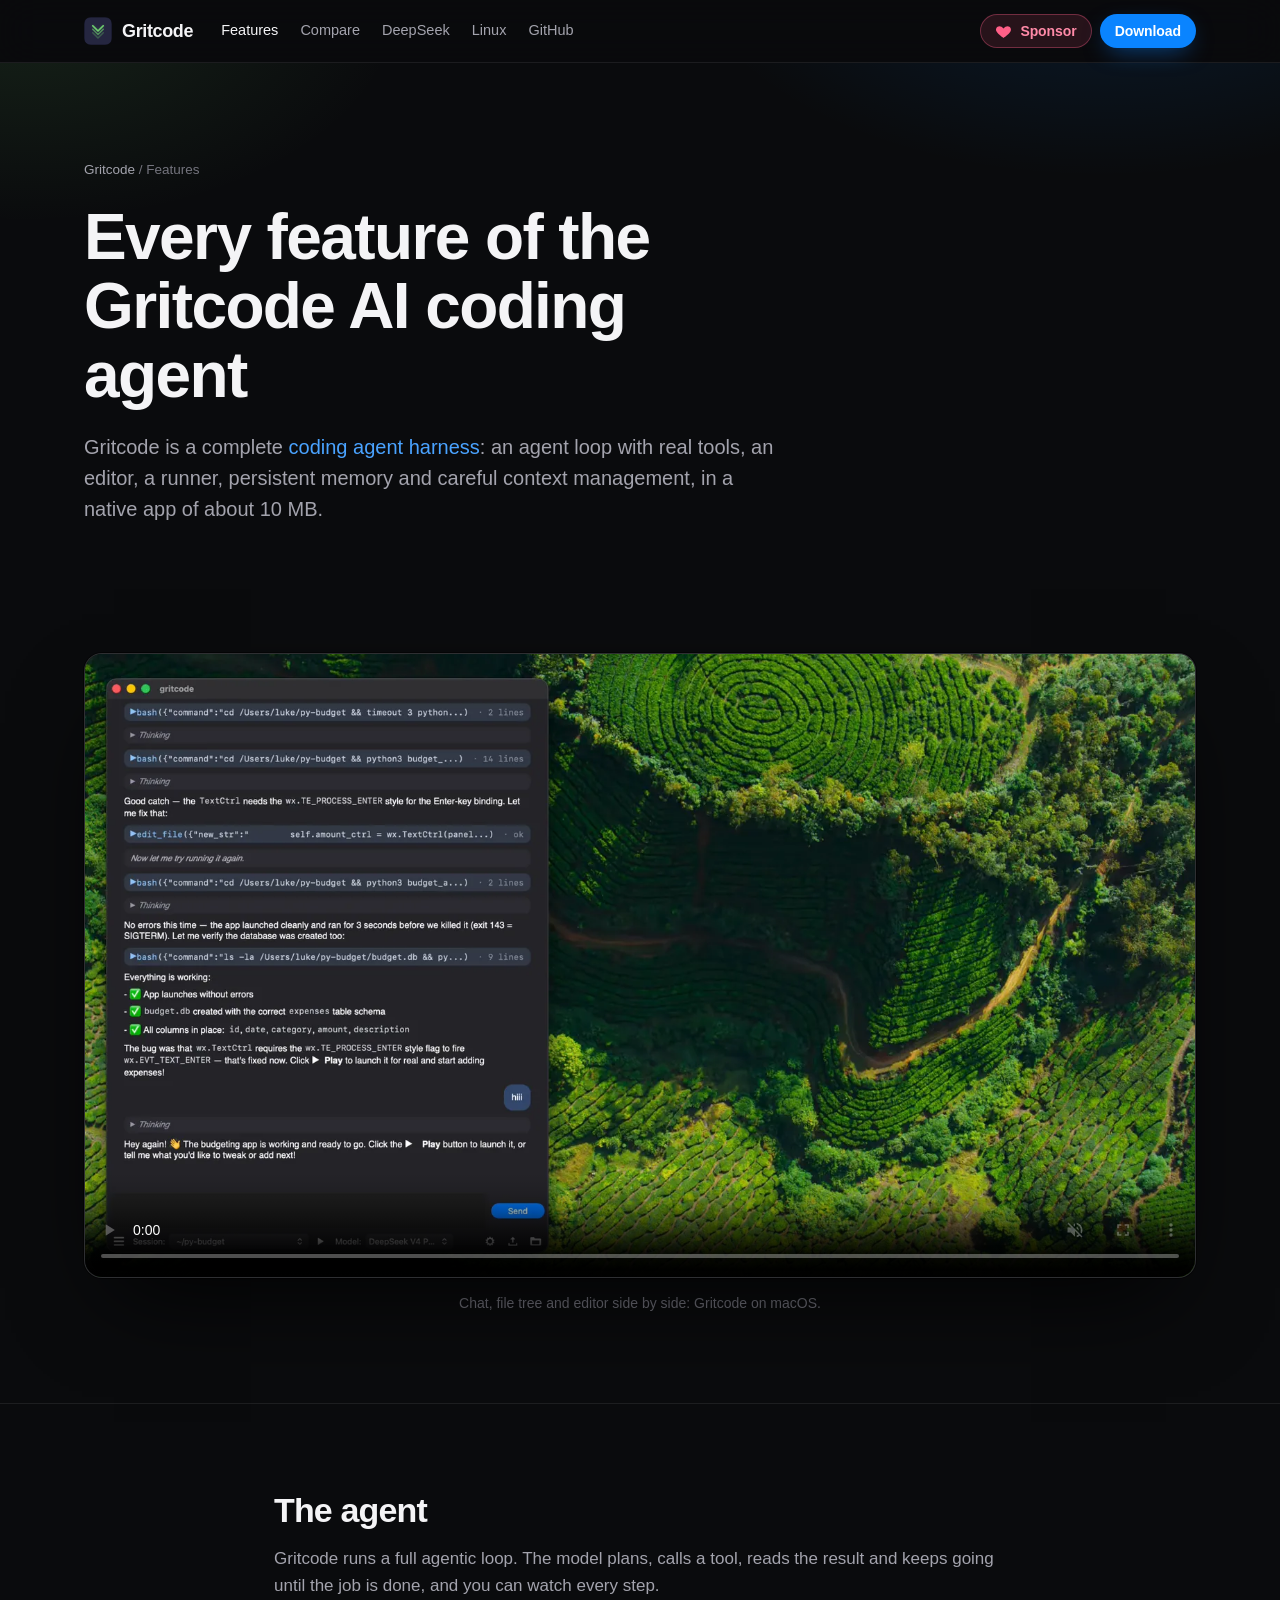
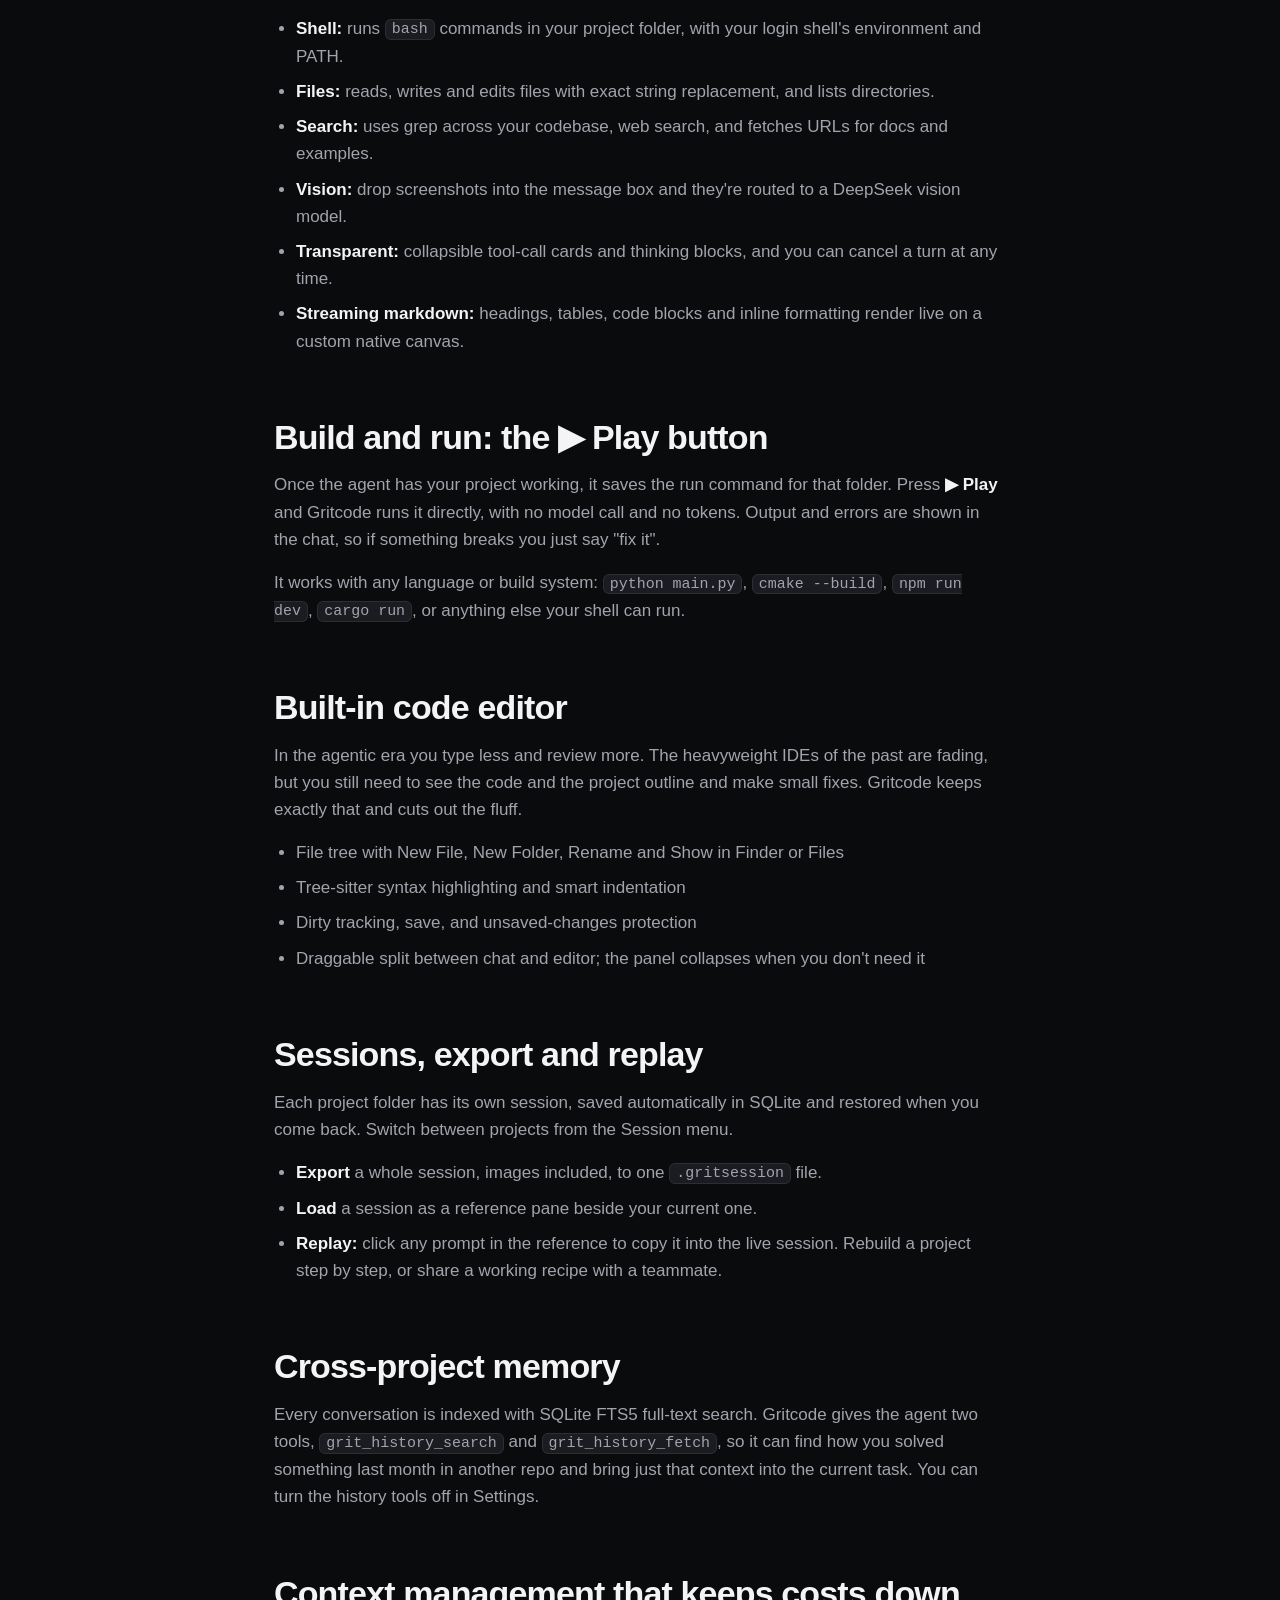
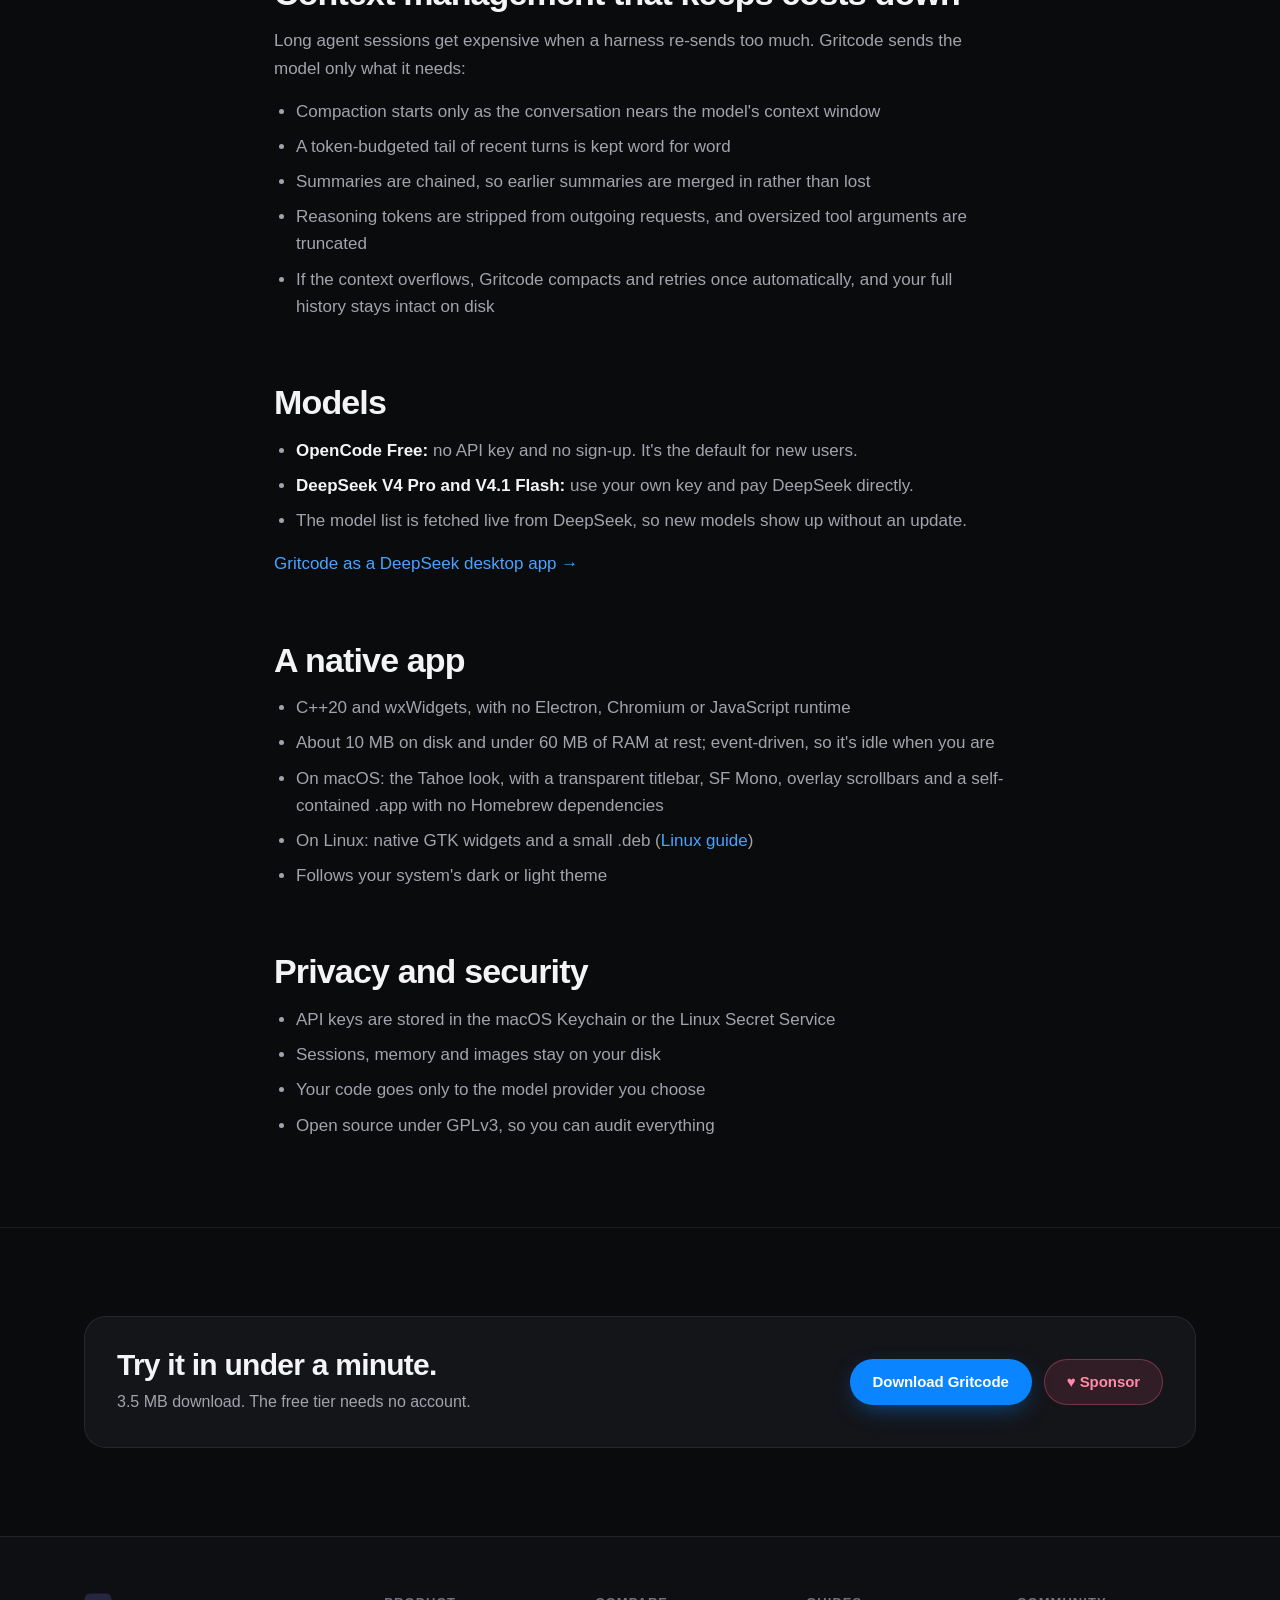
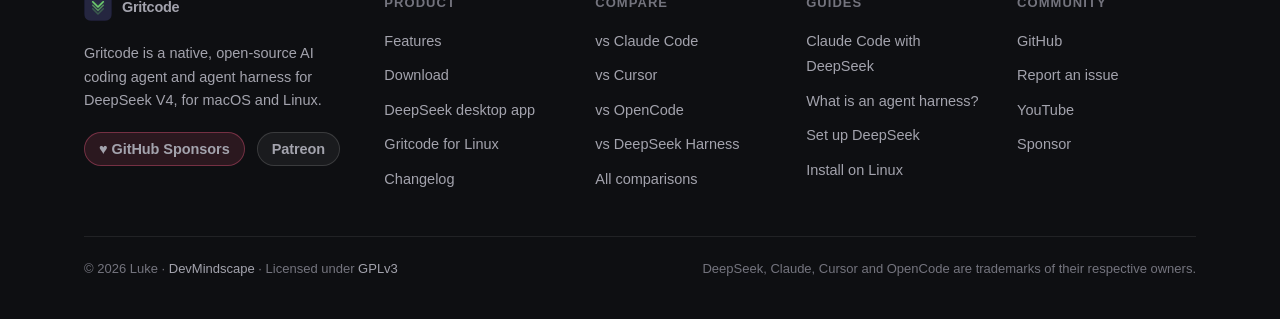
<file: features/index.html>
<!DOCTYPE html>
<html lang="en">
<head>
<meta charset="utf-8">
<meta name="viewport" content="width=device-width, initial-scale=1">
<title>Gritcode Features — AI Coding Agent with Editor, Play &amp; Memory</title>
<meta name="description" content="Everything in Gritcode: agent tools, one-click Play, a built-in editor, session replay, cross-project memory, cheap long sessions, DeepSeek V4 and a free tier.">
<link rel="canonical" href="https://gritcode.ai/features/">
<meta name="theme-color" content="#0a0b0d">
<link rel="icon" href="../assets/favicon.svg" type="image/svg+xml">
<link rel="icon" href="../assets/favicon-32.png" sizes="32x32" type="image/png">
<link rel="apple-touch-icon" href="../assets/apple-touch-icon.png">
<meta property="og:type" content="website">
<meta property="og:site_name" content="Gritcode">
<meta property="og:title" content="Gritcode features — a complete native agent harness">
<meta property="og:description" content="Agent tools, one-click Play, built-in editor, session replay, cross-project memory and cheap long sessions, in a 10 MB native app.">
<meta property="og:url" content="https://gritcode.ai/features/">
<meta property="og:image" content="https://gritcode.ai/assets/og.png">
<meta name="twitter:card" content="summary_large_image">
<meta name="twitter:image" content="https://gritcode.ai/assets/og.png">
<link rel="stylesheet" href="../assets/site.css?v=2">
<script type="application/ld+json">
{"@context":"https://schema.org","@type":"BreadcrumbList","itemListElement":[
  {"@type":"ListItem","position":1,"name":"Gritcode","item":"https://gritcode.ai/"},
  {"@type":"ListItem","position":2,"name":"Features","item":"https://gritcode.ai/features/"}]}
</script>
<script type="application/ld+json">
{"@context":"https://schema.org","@type":"VideoObject","name":"Reviewing agent-written code in Gritcode's built-in editor","description":"Gritcode's chat, file tree and tree-sitter editor side by side while reviewing a budgeting app the agent wrote.","thumbnailUrl":"https://gritcode.ai/media/code-review.webp","contentUrl":"https://gritcode.ai/media/code-review.mp4","uploadDate":"2026-09-14","duration":"PT10S"}
</script>
</head>
<body>
<a class="skip" href="#main">Skip to content</a>

<header class="nav">
  <div class="wrap nav-in">
    <a class="brand" href="../" aria-label="Gritcode home"><img src="../assets/favicon.svg" alt="" width="28" height="28"><span>Gritcode</span></a>
    <nav class="links" aria-label="Main">
      <a href="../features/" aria-current="page">Features</a>
      <a href="../compare/">Compare</a>
      <a href="../deepseek/">DeepSeek</a>
      <a href="../linux/">Linux</a>
      <a href="https://github.com/lszl84/gritcode" rel="noopener">GitHub</a>
    </nav>
    <div class="nav-cta">
      <a class="btn btn-sponsor btn-sm" href="../sponsor/"><svg width="20" height="20" viewBox="0 0 24 24" fill="currentColor" aria-hidden="true"><path d="M12 21s-7.5-4.6-10-9.3C.4 8.5 2.3 4.5 6.2 4.5c2.2 0 3.8 1.2 5.8 3.4 2-2.2 3.6-3.4 5.8-3.4 3.9 0 5.8 4 4.2 7.2C19.5 16.4 12 21 12 21z"/></svg>Sponsor</a>
      <a class="btn btn-primary btn-sm" href="../#download">Download</a>
    </div>
  </div>
</header>

<main id="main">
<section class="page-hero">
  <div class="wrap">
    <div class="crumbs"><a href="../">Gritcode</a> / Features</div>
    <h1>Every feature of the Gritcode AI coding agent</h1>
    <p class="lead">Gritcode is a complete <a href="../agent-harness/">coding agent harness</a>: an agent loop with real tools, an editor, a runner, persistent memory and careful context management, in a native app of about 10&nbsp;MB.</p>
  </div>
</section>

<section class="section tight" style="border-top:0">
  <div class="wrap">
    <figure>
      <div class="shot">
        <video data-autoplay muted loop playsinline preload="none" poster="../media/code-review.webp" width="1600" height="900" aria-label="Gritcode with chat on the left and the built-in editor and file tree on the right">
          <source src="../media/code-review.mp4" type="video/mp4">
        </video>
      </div>
      <figcaption>Chat, file tree and editor side by side: Gritcode on macOS.</figcaption>
    </figure>
  </div>
</section>

<section class="section tight">
  <div class="wrap prose">
    <h2 id="agent">The agent</h2>
    <p>Gritcode runs a full agentic loop. The model plans, calls a tool, reads the result and keeps going until the job is done, and you can watch every step.</p>
    <ul>
      <li><strong>Shell:</strong> runs <code>bash</code> commands in your project folder, with your login shell's environment and PATH.</li>
      <li><strong>Files:</strong> reads, writes and edits files with exact string replacement, and lists directories.</li>
      <li><strong>Search:</strong> uses grep across your codebase, web search, and fetches URLs for docs and examples.</li>
      <li><strong>Vision:</strong> drop screenshots into the message box and they're routed to a DeepSeek vision model.</li>
      <li><strong>Transparent:</strong> collapsible tool-call cards and thinking blocks, and you can cancel a turn at any time.</li>
      <li><strong>Streaming markdown:</strong> headings, tables, code blocks and inline formatting render live on a custom native canvas.</li>
    </ul>

    <h2 id="run">Build and run: the ▶ Play button</h2>
    <p>Once the agent has your project working, it saves the run command for that folder. Press <strong>▶ Play</strong> and Gritcode runs it directly, with no model call and no tokens. Output and errors are shown in the chat, so if something breaks you just say "fix it".</p>
    <p>It works with any language or build system: <code>python main.py</code>, <code>cmake --build</code>, <code>npm run dev</code>, <code>cargo run</code>, or anything else your shell can run.</p>

    <h2 id="editor">Built-in code editor</h2>
    <p>In the agentic era you type less and review more. The heavyweight IDEs of the past are fading, but you still need to see the code and the project outline and make small fixes. Gritcode keeps exactly that and cuts out the fluff.</p>
    <ul>
      <li>File tree with New File, New Folder, Rename and Show in Finder or Files</li>
      <li>Tree-sitter syntax highlighting and smart indentation</li>
      <li>Dirty tracking, save, and unsaved-changes protection</li>
      <li>Draggable split between chat and editor; the panel collapses when you don't need it</li>
    </ul>

    <h2 id="sessions">Sessions, export and replay</h2>
    <p>Each project folder has its own session, saved automatically in SQLite and restored when you come back. Switch between projects from the Session menu.</p>
    <ul>
      <li><strong>Export</strong> a whole session, images included, to one <code>.gritsession</code> file.</li>
      <li><strong>Load</strong> a session as a reference pane beside your current one.</li>
      <li><strong>Replay:</strong> click any prompt in the reference to copy it into the live session. Rebuild a project step by step, or share a working recipe with a teammate.</li>
    </ul>

    <h2 id="memory">Cross-project memory</h2>
    <p>Every conversation is indexed with SQLite FTS5 full-text search. Gritcode gives the agent two tools, <code>grit_history_search</code> and <code>grit_history_fetch</code>, so it can find how you solved something last month in another repo and bring just that context into the current task. You can turn the history tools off in Settings.</p>

    <h2 id="context">Context management that keeps costs down</h2>
    <p>Long agent sessions get expensive when a harness re-sends too much. Gritcode sends the model only what it needs:</p>
    <ul>
      <li>Compaction starts only as the conversation nears the model's context window</li>
      <li>A token-budgeted tail of recent turns is kept word for word</li>
      <li>Summaries are chained, so earlier summaries are merged in rather than lost</li>
      <li>Reasoning tokens are stripped from outgoing requests, and oversized tool arguments are truncated</li>
      <li>If the context overflows, Gritcode compacts and retries once automatically, and your full history stays intact on disk</li>
    </ul>

    <h2 id="models">Models</h2>
    <ul>
      <li><strong>OpenCode Free:</strong> no API key and no sign-up. It's the default for new users.</li>
      <li><strong>DeepSeek V4 Pro and V4.1 Flash:</strong> use your own key and pay DeepSeek directly.</li>
      <li>The model list is fetched live from DeepSeek, so new models show up without an update.</li>
    </ul>
    <p><a href="../deepseek/">Gritcode as a DeepSeek desktop app →</a></p>

    <h2 id="native">A native app</h2>
    <ul>
      <li>C++20 and wxWidgets, with no Electron, Chromium or JavaScript runtime</li>
      <li>About 10&nbsp;MB on disk and under 60&nbsp;MB of RAM at rest; event-driven, so it's idle when you are</li>
      <li>On macOS: the Tahoe look, with a transparent titlebar, SF Mono, overlay scrollbars and a self-contained .app with no Homebrew dependencies</li>
      <li>On Linux: native GTK widgets and a small .deb (<a href="../linux/">Linux guide</a>)</li>
      <li>Follows your system's dark or light theme</li>
    </ul>

    <h2 id="privacy">Privacy and security</h2>
    <ul>
      <li>API keys are stored in the macOS Keychain or the Linux Secret Service</li>
      <li>Sessions, memory and images stay on your disk</li>
      <li>Your code goes only to the model provider you choose</li>
      <li>Open source under GPLv3, so you can audit everything</li>
    </ul>
  </div>
</section>

<section class="section tight">
  <div class="wrap">
    <div class="cta-band">
      <div>
        <h2>Try it in under a minute.</h2>
        <p>3.5&nbsp;MB download. The free tier needs no account.</p>
      </div>
      <div class="cta-row">
        <a class="btn btn-primary" href="../#download">Download Gritcode</a>
        <a class="btn btn-sponsor" href="../sponsor/">♥ Sponsor</a>
      </div>
    </div>
  </div>
</section>
</main>

<footer class="footer">
  <div class="wrap">
    <div class="foot-grid">
      <div class="foot-brand">
        <a class="brand" href="../"><img src="../assets/favicon.svg" alt="" width="28" height="28"><span>Gritcode</span></a>
        <p>Gritcode is a native, open-source AI coding agent and agent harness for DeepSeek V4, for macOS and Linux.</p>
        <div class="cta-row">
          <a class="btn btn-sponsor btn-sm" href="https://github.com/sponsors/lszl84" rel="noopener">♥ GitHub Sponsors</a>
          <a class="btn btn-ghost btn-sm" href="https://patreon.com/LukeDevMindscape" rel="noopener">Patreon</a>
        </div>
      </div>
      <div>
        <h4>Product</h4>
        <ul>
          <li><a href="../features/">Features</a></li>
          <li><a href="../#download">Download</a></li>
          <li><a href="../deepseek/">DeepSeek desktop app</a></li>
          <li><a href="../linux/">Gritcode for Linux</a></li>
          <li><a href="https://github.com/lszl84/gritcode/releases" rel="noopener">Changelog</a></li>
        </ul>
      </div>
      <div>
        <h4>Compare</h4>
        <ul>
          <li><a href="../compare/claude-code/">vs Claude Code</a></li>
          <li><a href="../compare/cursor/">vs Cursor</a></li>
          <li><a href="../compare/opencode/">vs OpenCode</a></li>
          <li><a href="../compare/deepseek-harness/">vs DeepSeek Harness</a></li>
          <li><a href="../compare/">All comparisons</a></li>
        </ul>
      </div>
      <div>
        <h4>Guides</h4>
        <ul>
          <li><a href="../claude-code-deepseek/">Claude Code with DeepSeek</a></li>
          <li><a href="../agent-harness/">What is an agent harness?</a></li>
          <li><a href="../deepseek/#setup">Set up DeepSeek</a></li>
          <li><a href="../linux/#install">Install on Linux</a></li>
        </ul>
      </div>
      <div>
        <h4>Community</h4>
        <ul>
          <li><a href="https://github.com/lszl84/gritcode" rel="noopener">GitHub</a></li>
          <li><a href="https://github.com/lszl84/gritcode/issues" rel="noopener">Report an issue</a></li>
          <li><a href="https://youtube.com/@devmindscapetutorials" rel="noopener">YouTube</a></li>
          <li><a href="../sponsor/">Sponsor</a></li>
        </ul>
      </div>
    </div>
    <div class="fine">
      <span>© 2026 Luke · <a href="https://devmindscape.com" rel="noopener">DevMindscape</a> · Licensed under <a href="https://github.com/lszl84/gritcode/blob/main/LICENSE" rel="noopener">GPLv3</a></span>
      <span>DeepSeek, Claude, Cursor and OpenCode are trademarks of their respective owners.</span>
    </div>
  </div>
</footer>

<div class="toast" id="thanks" role="status" hidden>
  <button class="x" type="button" aria-label="Close">×</button>
  <p><b>Thanks for downloading Gritcode!</b> It's free and built by one developer. If it saves you time, please consider sponsoring.</p>
  <div class="cta-row">
    <a class="btn btn-sponsor btn-sm" href="https://github.com/sponsors/lszl84" rel="noopener">♥ GitHub Sponsors</a>
    <a class="btn btn-patreon btn-sm" href="https://patreon.com/LukeDevMindscape" rel="noopener">Patreon</a>
  </div>
</div><script src="../assets/site.js?v=3" defer></script>
</body>
</html>
</file>
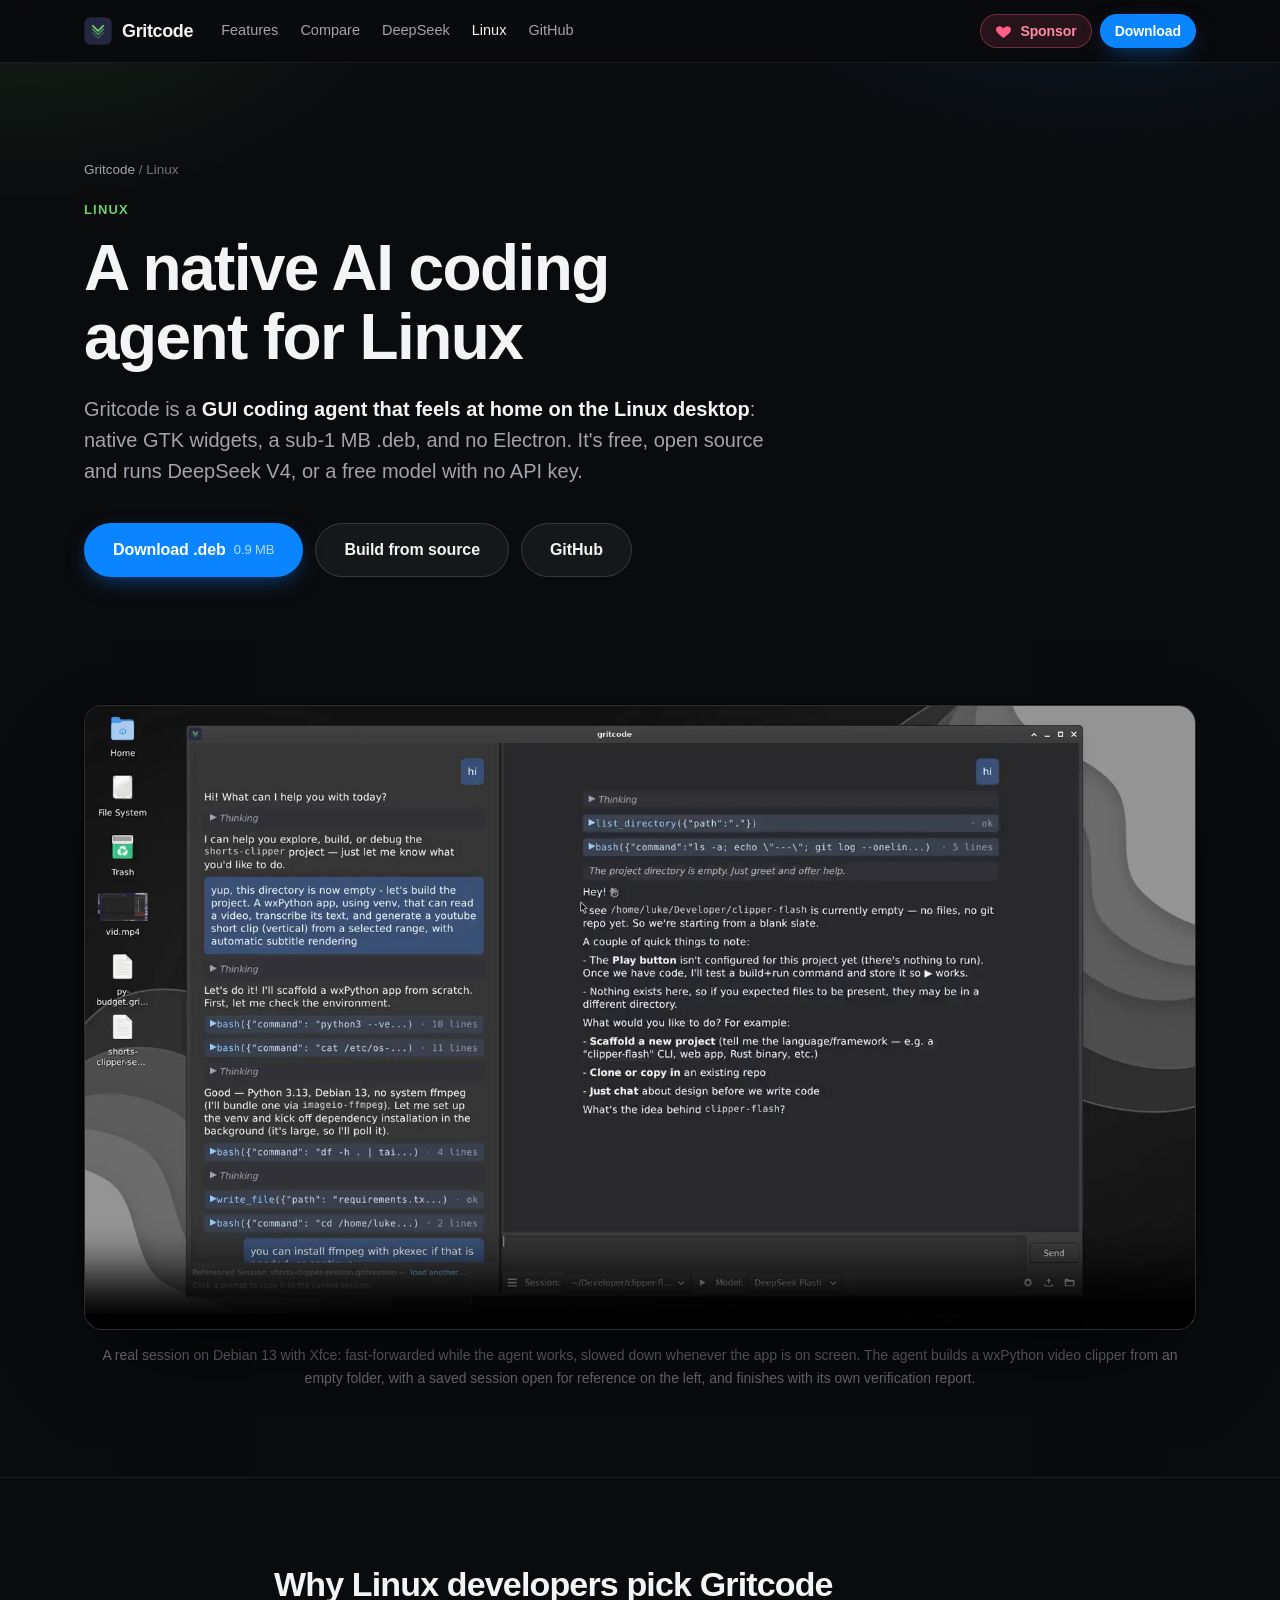
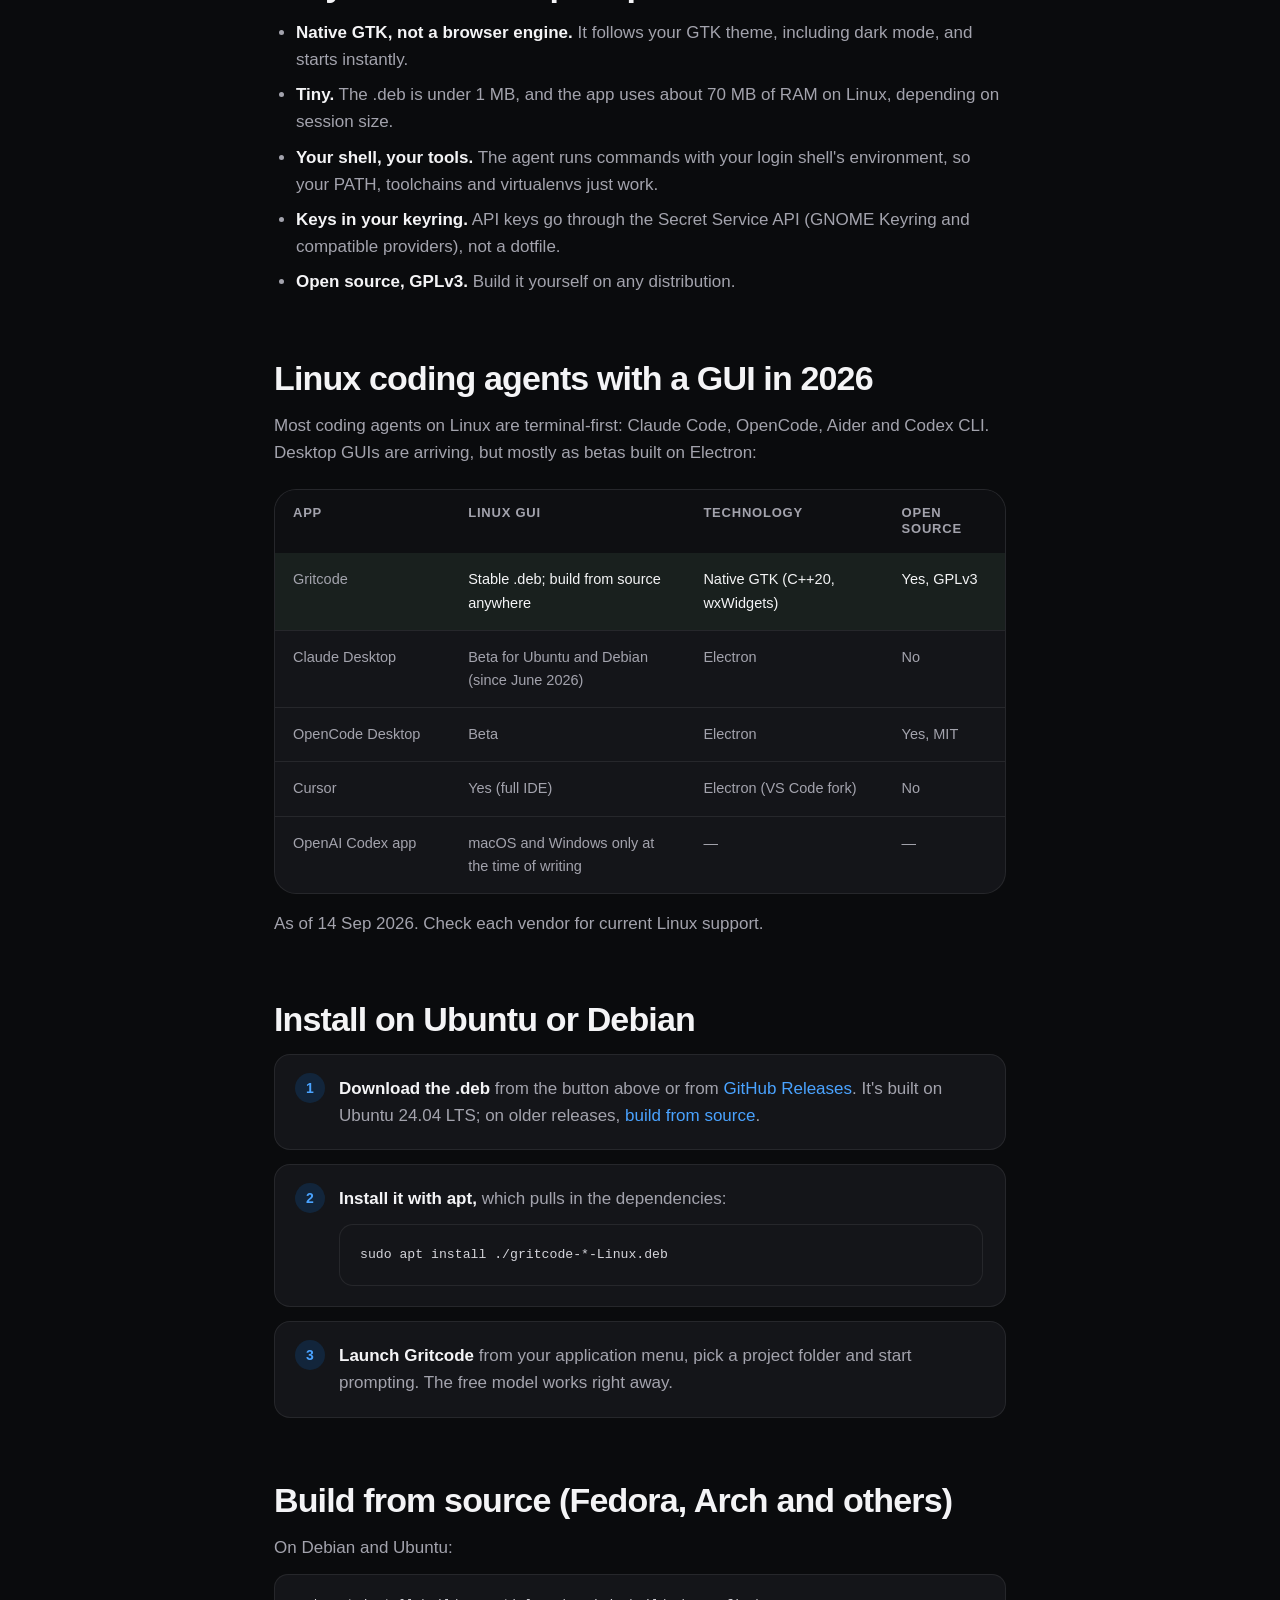
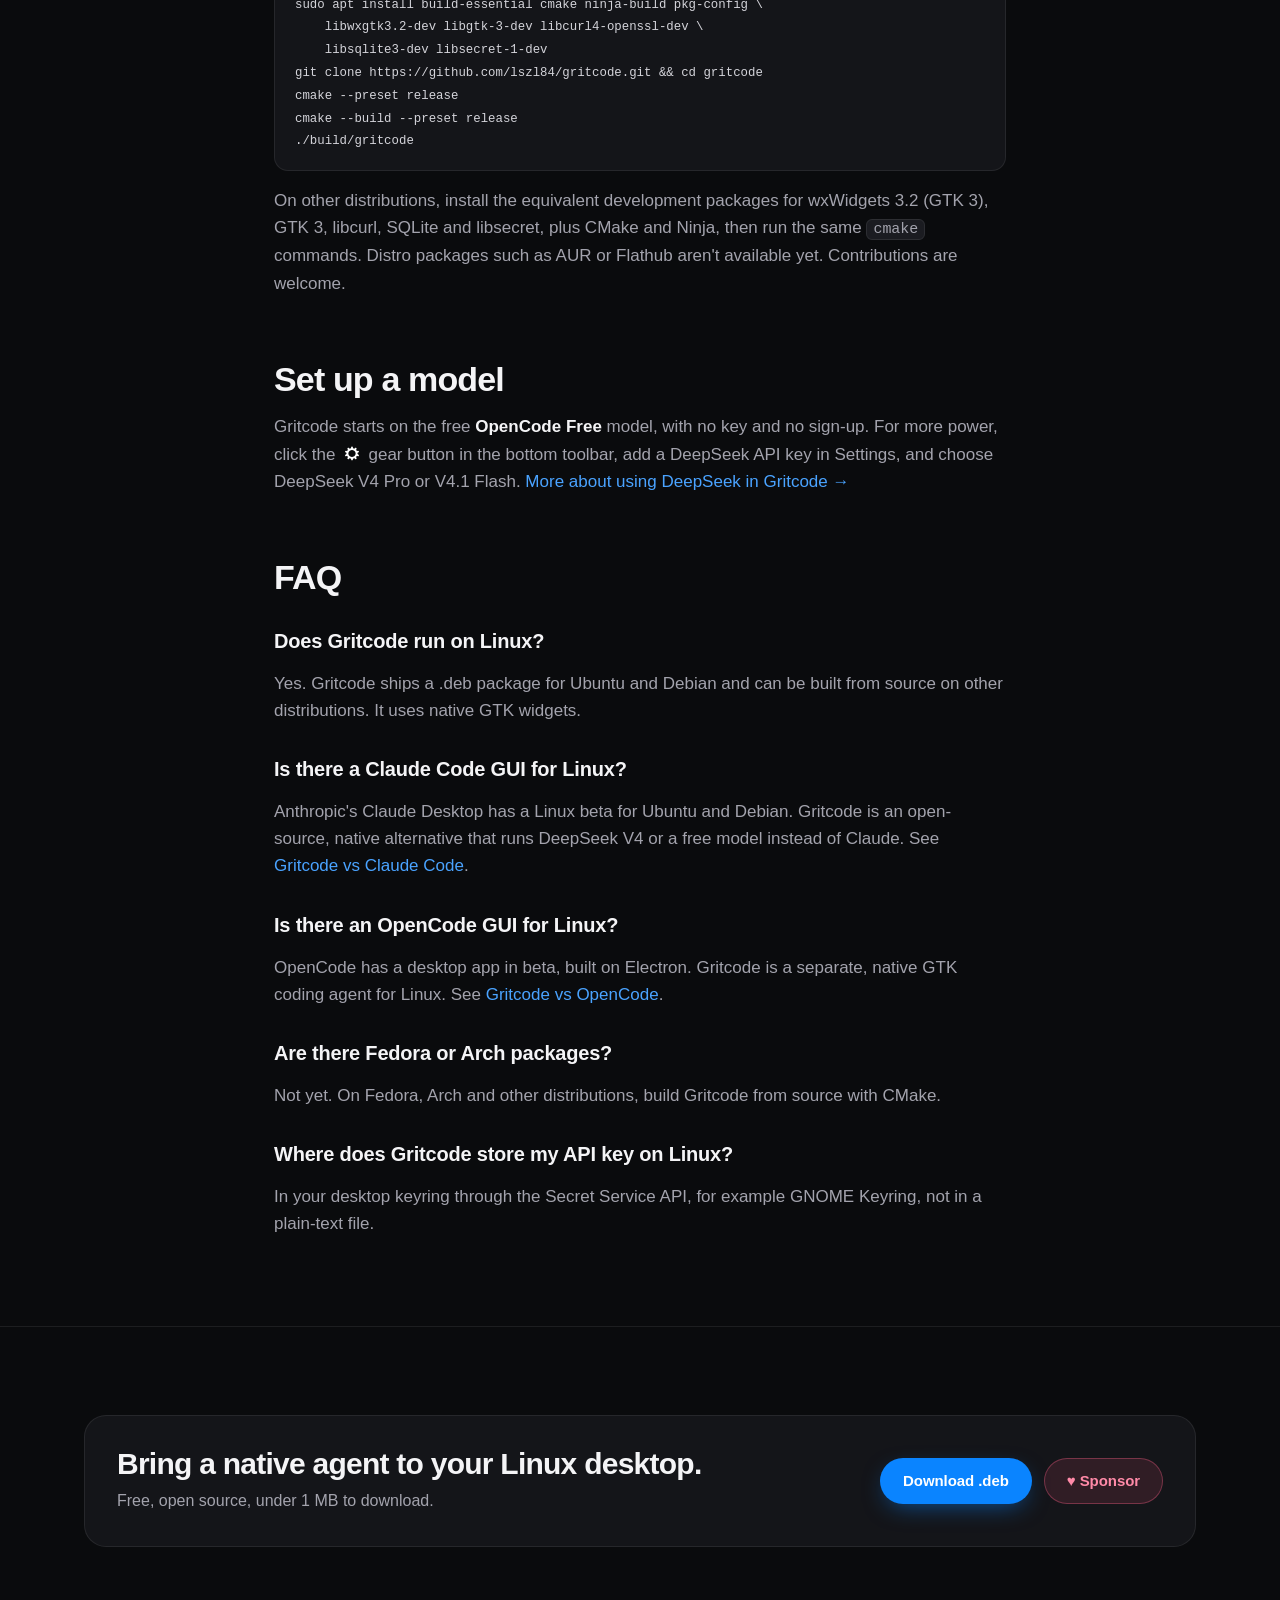
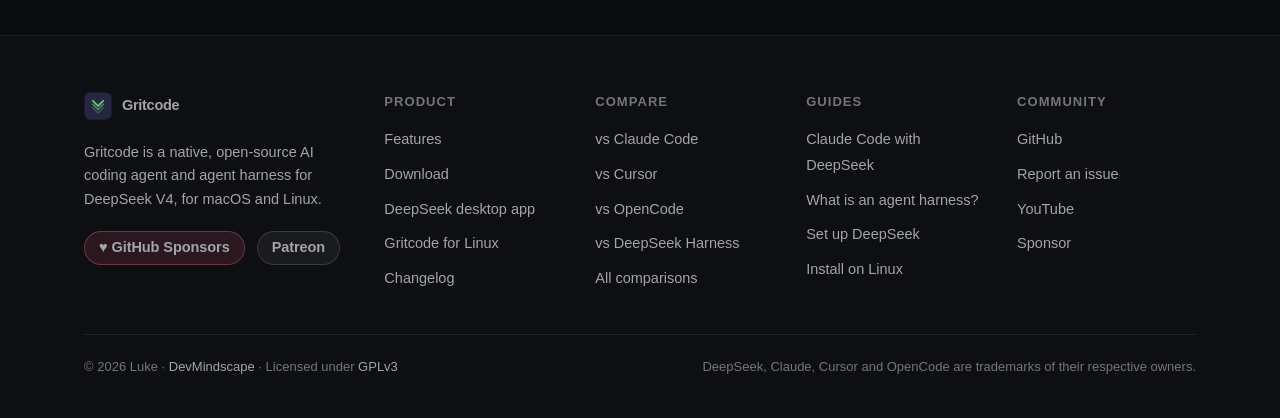
<file: linux/index.html>
<!DOCTYPE html>
<html lang="en">
<head>
<meta charset="utf-8">
<meta name="viewport" content="width=device-width, initial-scale=1">
<title>Linux AI Coding Agent — Native GUI for Ubuntu | Gritcode</title>
<meta name="description" content="Gritcode is a native GTK AI coding agent for Linux: a lightweight GUI alternative to Claude Code and OpenCode for Ubuntu and Debian. Free, open source, DeepSeek V4.">
<link rel="canonical" href="https://gritcode.ai/linux/">
<meta property="og:type" content="website">
<meta property="og:title" content="A native AI coding agent for Linux — Gritcode">
<meta property="og:description" content="Native GTK, a sub-1 MB .deb, DeepSeek V4 or a free model. A GUI coding agent that feels at home on Linux.">
<meta property="og:url" content="https://gritcode.ai/linux/">
<meta name="theme-color" content="#0a0b0d">
<link rel="icon" href="../assets/favicon.svg" type="image/svg+xml">
<link rel="icon" href="../assets/favicon-32.png" sizes="32x32" type="image/png">
<link rel="apple-touch-icon" href="../assets/apple-touch-icon.png">
<meta property="og:site_name" content="Gritcode">
<meta property="og:image" content="https://gritcode.ai/assets/og.png">
<meta property="og:image:width" content="1200">
<meta property="og:image:height" content="630">
<meta name="twitter:card" content="summary_large_image">
<meta name="twitter:image" content="https://gritcode.ai/assets/og.png">
<link rel="stylesheet" href="../assets/site.css?v=2">
<script type="application/ld+json">
{"@context":"https://schema.org","@graph":[
 {"@type":"BreadcrumbList","itemListElement":[
  {"@type":"ListItem","position":1,"name":"Gritcode","item":"https://gritcode.ai/"},
  {"@type":"ListItem","position":2,"name":"Linux","item":"https://gritcode.ai/linux/"}]},
 {"@type":"VideoObject","name":"Gritcode on Debian 13 with Xfce","description":"Time-lapse of Gritcode, a native AI coding agent, building a wxPython app on Debian 13 with the Xfce desktop, ending with the agent's verification report.","thumbnailUrl":"https://gritcode.ai/media/linux-xfce.webp","contentUrl":"https://gritcode.ai/media/linux-xfce.mp4","uploadDate":"2026-09-14","duration":"PT49S"},
 {"@type":"FAQPage","mainEntity":[
  {"@type":"Question","name":"Does Gritcode run on Linux?","acceptedAnswer":{"@type":"Answer","text":"Yes. Gritcode ships a .deb package for Ubuntu and Debian and can be built from source on other distributions. It uses native GTK widgets."}},
  {"@type":"Question","name":"Is there a Claude Code GUI for Linux?","acceptedAnswer":{"@type":"Answer","text":"Anthropic's Claude Desktop has a Linux beta for Ubuntu and Debian. Gritcode is an open-source, native alternative that runs DeepSeek V4 or a free model instead of Claude."}},
  {"@type":"Question","name":"Is there an OpenCode GUI for Linux?","acceptedAnswer":{"@type":"Answer","text":"OpenCode has a desktop app in beta, built on Electron. Gritcode is a separate, native GTK coding agent for Linux."}},
  {"@type":"Question","name":"Are there Fedora or Arch packages?","acceptedAnswer":{"@type":"Answer","text":"Not yet. On Fedora, Arch and other distributions, build Gritcode from source with CMake."}},
  {"@type":"Question","name":"Where does Gritcode store my API key on Linux?","acceptedAnswer":{"@type":"Answer","text":"In your desktop keyring through the Secret Service API, for example GNOME Keyring, not in a plain-text file."}}
 ]}
]}
</script>
</head>
<body>
<a class="skip" href="#main">Skip to content</a>
<header class="nav">
  <div class="wrap nav-in">
    <a class="brand" href="../" aria-label="Gritcode home"><img src="../assets/favicon.svg" alt="" width="28" height="28"><span>Gritcode</span></a>
    <nav class="links" aria-label="Main">
      <a href="../features/">Features</a>
      <a href="../compare/">Compare</a>
      <a href="../deepseek/">DeepSeek</a>
      <a href="../linux/" aria-current="page">Linux</a>
      <a href="https://github.com/lszl84/gritcode" rel="noopener">GitHub</a>
    </nav>
    <div class="nav-cta">
      <a class="btn btn-sponsor btn-sm" href="../sponsor/"><svg width="20" height="20" viewBox="0 0 24 24" fill="currentColor" aria-hidden="true"><path d="M12 21s-7.5-4.6-10-9.3C.4 8.5 2.3 4.5 6.2 4.5c2.2 0 3.8 1.2 5.8 3.4 2-2.2 3.6-3.4 5.8-3.4 3.9 0 5.8 4 4.2 7.2C19.5 16.4 12 21 12 21z"/></svg>Sponsor</a>
      <a class="btn btn-primary btn-sm" href="../#download">Download</a>
    </div>
  </div>
</header>

<main id="main">
<section class="page-hero">
  <div class="wrap">
    <div class="crumbs"><a href="../">Gritcode</a> / Linux</div>
    <span class="eyebrow">Linux</span>
    <h1>A native AI coding agent for Linux</h1>
    <p class="lead">Gritcode is a <strong>GUI coding agent that feels at home on the Linux desktop</strong>: native GTK widgets, a sub-1&nbsp;MB .deb, and no Electron. It's free, open source and runs DeepSeek V4, or a free model with no API key.</p>
    <div class="cta-row">
      <a class="btn btn-primary btn-lg" data-asset="deb" href="https://github.com/lszl84/gritcode/releases/latest">Download .deb <small data-size>0.9 MB</small></a>
      <a class="btn btn-ghost btn-lg" href="#source">Build from source</a>
      <a class="btn btn-ghost btn-lg" href="https://github.com/lszl84/gritcode" rel="noopener">GitHub</a>
    </div>
  </div>
</section>

<section class="section tight" style="border-top:0">
  <div class="wrap">
    <figure>
      <div class="shot">
        <video data-autoplay muted loop playsinline preload="none" poster="../media/linux-xfce.webp" width="1600" height="900" aria-label="Gritcode running full screen on Debian 13 with the Xfce desktop, building a wxPython app and ending with the agent's verification report">
          <source src="../media/linux-xfce.mp4" type="video/mp4">
        </video>
      </div>
      <figcaption>A real session on Debian 13 with Xfce: fast-forwarded while the agent works, slowed down whenever the app is on screen. The agent builds a wxPython video clipper from an empty folder, with a saved session open for reference on the left, and finishes with its own verification report.</figcaption>
    </figure>
  </div>
</section>

<section class="section tight">
  <div class="wrap prose">
    <h2 id="why">Why Linux developers pick Gritcode</h2>
    <ul>
      <li><strong>Native GTK, not a browser engine.</strong> It follows your GTK theme, including dark mode, and starts instantly.</li>
      <li><strong>Tiny.</strong> The .deb is under 1&nbsp;MB, and the app uses about 70&nbsp;MB of RAM on Linux, depending on session size.</li>
      <li><strong>Your shell, your tools.</strong> The agent runs commands with your login shell's environment, so your PATH, toolchains and virtualenvs just work.</li>
      <li><strong>Keys in your keyring.</strong> API keys go through the Secret Service API (GNOME Keyring and compatible providers), not a dotfile.</li>
      <li><strong>Open source, GPLv3.</strong> Build it yourself on any distribution.</li>
    </ul>

    <h2 id="landscape">Linux coding agents with a GUI in 2026</h2>
    <p>Most coding agents on Linux are terminal-first: Claude Code, OpenCode, Aider and Codex CLI. Desktop GUIs are arriving, but mostly as betas built on Electron:</p>
    <div class="table-wrap">
      <table>
        <thead><tr><th scope="col">App</th><th scope="col">Linux GUI</th><th scope="col">Technology</th><th scope="col">Open source</th></tr></thead>
        <tbody>
          <tr><th scope="row" class="me">Gritcode</th><td class="me">Stable .deb; build from source anywhere</td><td class="me">Native GTK (C++20, wxWidgets)</td><td class="me">Yes, GPLv3</td></tr>
          <tr><th scope="row">Claude Desktop</th><td>Beta for Ubuntu and Debian (since June 2026)</td><td>Electron</td><td>No</td></tr>
          <tr><th scope="row">OpenCode Desktop</th><td>Beta</td><td>Electron</td><td>Yes, MIT</td></tr>
          <tr><th scope="row">Cursor</th><td>Yes (full IDE)</td><td>Electron (VS Code fork)</td><td>No</td></tr>
          <tr><th scope="row">OpenAI Codex app</th><td>macOS and Windows only at the time of writing</td><td>—</td><td>—</td></tr>
        </tbody>
      </table>
    </div>
    <p class="table-note">As of 14 Sep 2026. Check each vendor for current Linux support.</p>

    <h2 id="install">Install on Ubuntu or Debian</h2>
    <ol class="steps">
      <li><strong>Download the .deb</strong> from the button above or from <a href="https://github.com/lszl84/gritcode/releases/latest" rel="noopener">GitHub Releases</a>. It's built on Ubuntu 24.04 LTS; on older releases, <a href="#source">build from source</a>.</li>
      <li><strong>Install it with apt,</strong> which pulls in the dependencies:<pre><code>sudo apt install ./gritcode-*-Linux.deb</code></pre></li>
      <li><strong>Launch Gritcode</strong> from your application menu, pick a project folder and start prompting. The free model works right away.</li>
    </ol>

    <h2 id="source">Build from source (Fedora, Arch and others)</h2>
    <p>On Debian and Ubuntu:</p>
<pre><code>sudo apt install build-essential cmake ninja-build pkg-config \
    libwxgtk3.2-dev libgtk-3-dev libcurl4-openssl-dev \
    libsqlite3-dev libsecret-1-dev
git clone https://github.com/lszl84/gritcode.git && cd gritcode
cmake --preset release
cmake --build --preset release
./build/gritcode</code></pre>
    <p>On other distributions, install the equivalent development packages for wxWidgets 3.2 (GTK 3), GTK 3, libcurl, SQLite and libsecret, plus CMake and Ninja, then run the same <code>cmake</code> commands. Distro packages such as AUR or Flathub aren't available yet. Contributions are welcome.</p>

    <h2 id="models">Set up a model</h2>
    <p>Gritcode starts on the free <strong>OpenCode Free</strong> model, with no key and no sign-up. For more power, click the <img class="ico-inline" src="../assets/gear.svg" alt="gear icon"> gear button in the bottom toolbar, add a DeepSeek API key in Settings, and choose DeepSeek V4 Pro or V4.1 Flash. <a href="../deepseek/">More about using DeepSeek in Gritcode →</a></p>

    <h2 id="faq">FAQ</h2>
    <h3>Does Gritcode run on Linux?</h3>
    <p>Yes. Gritcode ships a .deb package for Ubuntu and Debian and can be built from source on other distributions. It uses native GTK widgets.</p>
    <h3>Is there a Claude Code GUI for Linux?</h3>
    <p>Anthropic's Claude Desktop has a Linux beta for Ubuntu and Debian. Gritcode is an open-source, native alternative that runs DeepSeek V4 or a free model instead of Claude. See <a href="../compare/claude-code/">Gritcode vs Claude Code</a>.</p>
    <h3>Is there an OpenCode GUI for Linux?</h3>
    <p>OpenCode has a desktop app in beta, built on Electron. Gritcode is a separate, native GTK coding agent for Linux. See <a href="../compare/opencode/">Gritcode vs OpenCode</a>.</p>
    <h3>Are there Fedora or Arch packages?</h3>
    <p>Not yet. On Fedora, Arch and other distributions, build Gritcode from source with CMake.</p>
    <h3>Where does Gritcode store my API key on Linux?</h3>
    <p>In your desktop keyring through the Secret Service API, for example GNOME Keyring, not in a plain-text file.</p>
  </div>
</section>

<section class="section tight">
  <div class="wrap">
    <div class="cta-band">
      <div>
        <h2>Bring a native agent to your Linux desktop.</h2>
        <p>Free, open source, under 1&nbsp;MB to download.</p>
      </div>
      <div class="cta-row">
        <a class="btn btn-primary" data-asset="deb" href="https://github.com/lszl84/gritcode/releases/latest">Download .deb</a>
        <a class="btn btn-sponsor" href="../sponsor/">♥ Sponsor</a>
      </div>
    </div>
  </div>
</section>
</main>

<footer class="footer">
  <div class="wrap">
    <div class="foot-grid">
      <div class="foot-brand">
        <a class="brand" href="../"><img src="../assets/favicon.svg" alt="" width="28" height="28"><span>Gritcode</span></a>
        <p>Gritcode is a native, open-source AI coding agent and agent harness for DeepSeek V4, for macOS and Linux.</p>
        <div class="cta-row">
          <a class="btn btn-sponsor btn-sm" href="https://github.com/sponsors/lszl84" rel="noopener">♥ GitHub Sponsors</a>
          <a class="btn btn-ghost btn-sm" href="https://patreon.com/LukeDevMindscape" rel="noopener">Patreon</a>
        </div>
      </div>
      <div>
        <h4>Product</h4>
        <ul>
          <li><a href="../features/">Features</a></li>
          <li><a href="../#download">Download</a></li>
          <li><a href="../deepseek/">DeepSeek desktop app</a></li>
          <li><a href="../linux/">Gritcode for Linux</a></li>
          <li><a href="https://github.com/lszl84/gritcode/releases" rel="noopener">Changelog</a></li>
        </ul>
      </div>
      <div>
        <h4>Compare</h4>
        <ul>
          <li><a href="../compare/claude-code/">vs Claude Code</a></li>
          <li><a href="../compare/cursor/">vs Cursor</a></li>
          <li><a href="../compare/opencode/">vs OpenCode</a></li>
          <li><a href="../compare/deepseek-harness/">vs DeepSeek Harness</a></li>
          <li><a href="../compare/">All comparisons</a></li>
        </ul>
      </div>
      <div>
        <h4>Guides</h4>
        <ul>
          <li><a href="../claude-code-deepseek/">Claude Code with DeepSeek</a></li>
          <li><a href="../agent-harness/">What is an agent harness?</a></li>
          <li><a href="../deepseek/#setup">Set up DeepSeek</a></li>
          <li><a href="../linux/#install">Install on Linux</a></li>
        </ul>
      </div>
      <div>
        <h4>Community</h4>
        <ul>
          <li><a href="https://github.com/lszl84/gritcode" rel="noopener">GitHub</a></li>
          <li><a href="https://github.com/lszl84/gritcode/issues" rel="noopener">Report an issue</a></li>
          <li><a href="https://youtube.com/@devmindscapetutorials" rel="noopener">YouTube</a></li>
          <li><a href="../sponsor/">Sponsor</a></li>
        </ul>
      </div>
    </div>
    <div class="fine">
      <span>© 2026 Luke · <a href="https://devmindscape.com" rel="noopener">DevMindscape</a> · Licensed under <a href="https://github.com/lszl84/gritcode/blob/main/LICENSE" rel="noopener">GPLv3</a></span>
      <span>DeepSeek, Claude, Cursor and OpenCode are trademarks of their respective owners.</span>
    </div>
  </div>
</footer>

<div class="toast" id="thanks" role="status" hidden>
  <button class="x" type="button" aria-label="Close">×</button>
  <p><b>Thanks for downloading Gritcode!</b> It's free and built by one developer. If it saves you time, please consider sponsoring.</p>
  <div class="cta-row">
    <a class="btn btn-sponsor btn-sm" href="https://github.com/sponsors/lszl84" rel="noopener">♥ GitHub Sponsors</a>
    <a class="btn btn-patreon btn-sm" href="https://patreon.com/LukeDevMindscape" rel="noopener">Patreon</a>
  </div>
</div>
<script src="../assets/site.js?v=3" defer></script>
</body>
</html>
</file>
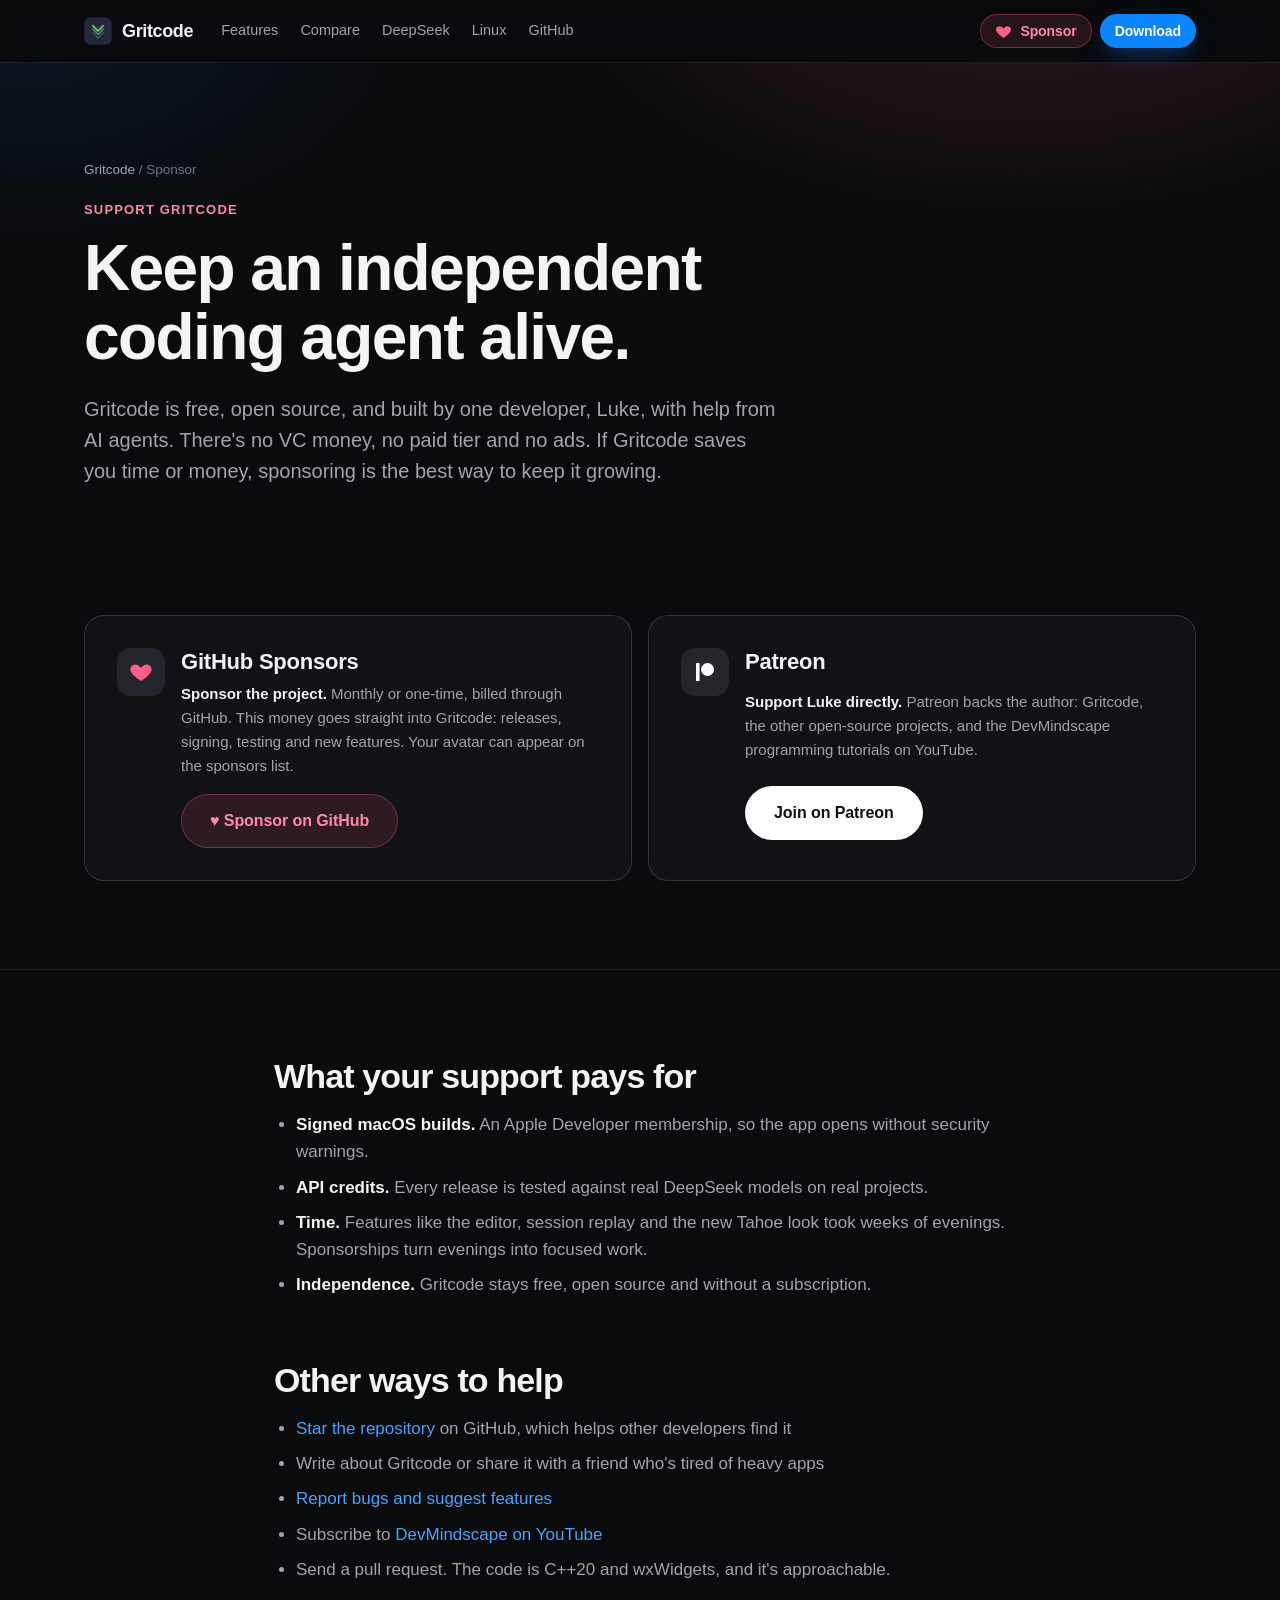
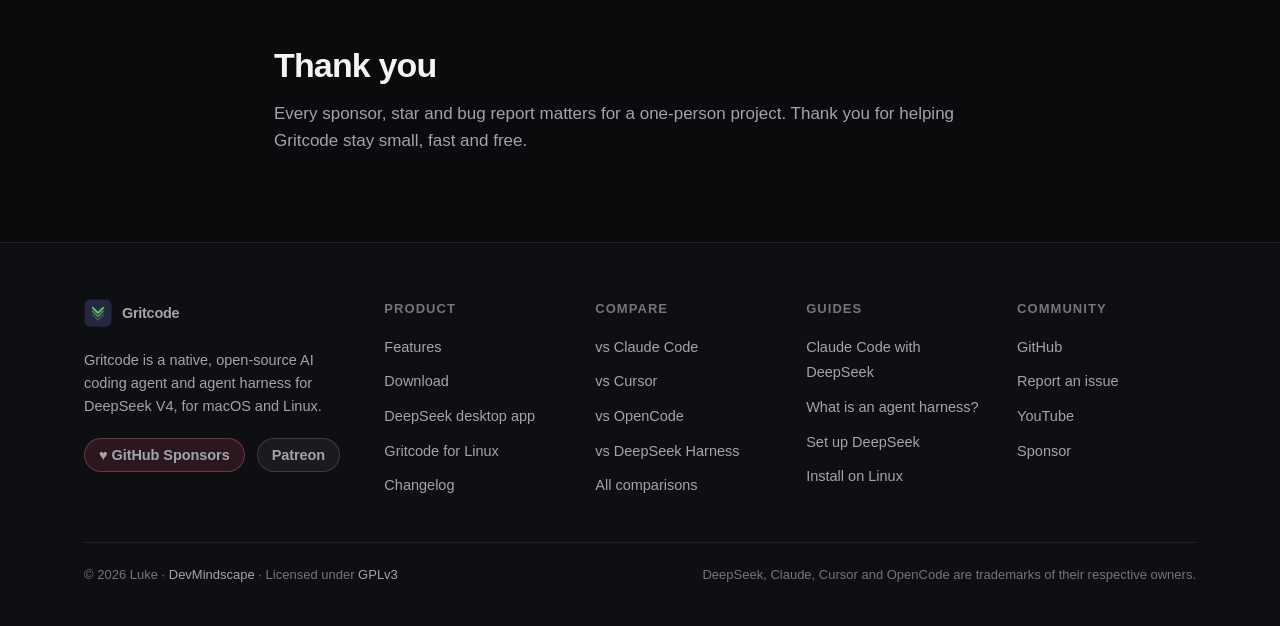
<file: sponsor/index.html>
<!DOCTYPE html>
<html lang="en">
<head>
<meta charset="utf-8">
<meta name="viewport" content="width=device-width, initial-scale=1">
<title>Sponsor Gritcode — GitHub Sponsors &amp; Patreon</title>
<meta name="description" content="Gritcode is a free, open-source AI coding agent built by one developer. Sponsor the project on GitHub Sponsors or support the author, Luke, directly on Patreon.">
<link rel="canonical" href="https://gritcode.ai/sponsor/">
<meta name="theme-color" content="#0a0b0d">
<link rel="icon" href="../assets/favicon.svg" type="image/svg+xml">
<link rel="icon" href="../assets/favicon-32.png" sizes="32x32" type="image/png">
<link rel="apple-touch-icon" href="../assets/apple-touch-icon.png">
<meta property="og:type" content="website">
<meta property="og:site_name" content="Gritcode">
<meta property="og:title" content="Sponsor Gritcode — keep an independent coding agent alive">
<meta property="og:description" content="Free, open source, built by one developer. Support it on GitHub Sponsors or Patreon.">
<meta property="og:url" content="https://gritcode.ai/sponsor/">
<meta property="og:image" content="https://gritcode.ai/assets/og.png">
<meta name="twitter:card" content="summary_large_image">
<meta name="twitter:image" content="https://gritcode.ai/assets/og.png">
<link rel="stylesheet" href="../assets/site.css?v=2">
<script type="application/ld+json">
{"@context":"https://schema.org","@type":"BreadcrumbList","itemListElement":[
  {"@type":"ListItem","position":1,"name":"Gritcode","item":"https://gritcode.ai/"},
  {"@type":"ListItem","position":2,"name":"Sponsor","item":"https://gritcode.ai/sponsor/"}]}
</script>
</head>
<body>
<a class="skip" href="#main">Skip to content</a>

<header class="nav">
  <div class="wrap nav-in">
    <a class="brand" href="../" aria-label="Gritcode home"><img src="../assets/favicon.svg" alt="" width="28" height="28"><span>Gritcode</span></a>
    <nav class="links" aria-label="Main">
      <a href="../features/">Features</a>
      <a href="../compare/">Compare</a>
      <a href="../deepseek/">DeepSeek</a>
      <a href="../linux/">Linux</a>
      <a href="https://github.com/lszl84/gritcode" rel="noopener">GitHub</a>
    </nav>
    <div class="nav-cta">
      <a class="btn btn-sponsor btn-sm" href="../sponsor/" aria-current="page"><svg width="20" height="20" viewBox="0 0 24 24" fill="currentColor" aria-hidden="true"><path d="M12 21s-7.5-4.6-10-9.3C.4 8.5 2.3 4.5 6.2 4.5c2.2 0 3.8 1.2 5.8 3.4 2-2.2 3.6-3.4 5.8-3.4 3.9 0 5.8 4 4.2 7.2C19.5 16.4 12 21 12 21z"/></svg>Sponsor</a>
      <a class="btn btn-primary btn-sm" href="../#download">Download</a>
    </div>
  </div>
</header>

<main id="main">
<section class="page-hero pink">
  <div class="wrap">
    <div class="crumbs"><a href="../">Gritcode</a> / Sponsor</div>
    <span class="eyebrow pink">Support Gritcode</span>
    <h1>Keep an independent coding agent alive.</h1>
    <p class="lead">Gritcode is free, open source, and built by one developer, Luke, with help from AI agents. There's no VC money, no paid tier and no ads. If Gritcode saves you time or money, sponsoring is the best way to keep it growing.</p>
  </div>
</section>

<section class="section tight" style="border-top:0">
  <div class="wrap">
    <h2 class="sr-only">Ways to support Gritcode</h2>
    <div class="grid" style="grid-template-columns:repeat(auto-fit,minmax(300px,1fr))">
      <div class="sp-card" style="padding:32px">
        <span class="logo"><svg width="20" height="20" viewBox="0 0 24 24" fill="#ff5f87" aria-hidden="true"><path d="M12 21s-7.5-4.6-10-9.3C.4 8.5 2.3 4.5 6.2 4.5c2.2 0 3.8 1.2 5.8 3.4 2-2.2 3.6-3.4 5.8-3.4 3.9 0 5.8 4 4.2 7.2C19.5 16.4 12 21 12 21z"/></svg></span>
        <h3 style="font-size:22px">GitHub Sponsors</h3>
        <p><strong style="color:var(--text)">Sponsor the project.</strong> Monthly or one-time, billed through GitHub. This money goes straight into Gritcode: releases, signing, testing and new features. Your avatar can appear on the sponsors list.</p>
        <a class="btn btn-sponsor btn-lg" href="https://github.com/sponsors/lszl84" rel="noopener">♥ Sponsor on GitHub</a>
      </div>
      <div class="sp-card" style="padding:32px">
        <span class="logo"><svg width="20" height="20" viewBox="0 0 24 24" fill="#fff" aria-hidden="true"><circle cx="14.5" cy="9.5" r="6.5"/><rect x="3" y="3" width="3.6" height="18" rx=".6"/></svg></span>
        <h3 style="font-size:22px">Patreon</h3>
        <p><strong style="color:var(--text)">Support Luke directly.</strong> Patreon backs the author: Gritcode, the other open-source projects, and the DevMindscape programming tutorials on YouTube.</p>
        <a class="btn btn-patreon btn-lg" href="https://patreon.com/LukeDevMindscape" rel="noopener">Join on Patreon</a>
      </div>
    </div>
  </div>
</section>

<section class="section tight">
  <div class="wrap prose">
    <h2>What your support pays for</h2>
    <ul>
      <li><strong>Signed macOS builds.</strong> An Apple Developer membership, so the app opens without security warnings.</li>
      <li><strong>API credits.</strong> Every release is tested against real DeepSeek models on real projects.</li>
      <li><strong>Time.</strong> Features like the editor, session replay and the new Tahoe look took weeks of evenings. Sponsorships turn evenings into focused work.</li>
      <li><strong>Independence.</strong> Gritcode stays free, open source and without a subscription.</li>
    </ul>

    <h2>Other ways to help</h2>
    <ul>
      <li><a href="https://github.com/lszl84/gritcode" rel="noopener">Star the repository</a> on GitHub, which helps other developers find it</li>
      <li>Write about Gritcode or share it with a friend who's tired of heavy apps</li>
      <li><a href="https://github.com/lszl84/gritcode/issues" rel="noopener">Report bugs and suggest features</a></li>
      <li>Subscribe to <a href="https://youtube.com/@devmindscapetutorials" rel="noopener">DevMindscape on YouTube</a></li>
      <li>Send a pull request. The code is C++20 and wxWidgets, and it's approachable.</li>
    </ul>

    <h2>Thank you</h2>
    <p>Every sponsor, star and bug report matters for a one-person project. Thank you for helping Gritcode stay small, fast and free.</p>
  </div>
</section>
</main>

<footer class="footer">
  <div class="wrap">
    <div class="foot-grid">
      <div class="foot-brand">
        <a class="brand" href="../"><img src="../assets/favicon.svg" alt="" width="28" height="28"><span>Gritcode</span></a>
        <p>Gritcode is a native, open-source AI coding agent and agent harness for DeepSeek V4, for macOS and Linux.</p>
        <div class="cta-row">
          <a class="btn btn-sponsor btn-sm" href="https://github.com/sponsors/lszl84" rel="noopener">♥ GitHub Sponsors</a>
          <a class="btn btn-ghost btn-sm" href="https://patreon.com/LukeDevMindscape" rel="noopener">Patreon</a>
        </div>
      </div>
      <div>
        <h4>Product</h4>
        <ul>
          <li><a href="../features/">Features</a></li>
          <li><a href="../#download">Download</a></li>
          <li><a href="../deepseek/">DeepSeek desktop app</a></li>
          <li><a href="../linux/">Gritcode for Linux</a></li>
          <li><a href="https://github.com/lszl84/gritcode/releases" rel="noopener">Changelog</a></li>
        </ul>
      </div>
      <div>
        <h4>Compare</h4>
        <ul>
          <li><a href="../compare/claude-code/">vs Claude Code</a></li>
          <li><a href="../compare/cursor/">vs Cursor</a></li>
          <li><a href="../compare/opencode/">vs OpenCode</a></li>
          <li><a href="../compare/deepseek-harness/">vs DeepSeek Harness</a></li>
          <li><a href="../compare/">All comparisons</a></li>
        </ul>
      </div>
      <div>
        <h4>Guides</h4>
        <ul>
          <li><a href="../claude-code-deepseek/">Claude Code with DeepSeek</a></li>
          <li><a href="../agent-harness/">What is an agent harness?</a></li>
          <li><a href="../deepseek/#setup">Set up DeepSeek</a></li>
          <li><a href="../linux/#install">Install on Linux</a></li>
        </ul>
      </div>
      <div>
        <h4>Community</h4>
        <ul>
          <li><a href="https://github.com/lszl84/gritcode" rel="noopener">GitHub</a></li>
          <li><a href="https://github.com/lszl84/gritcode/issues" rel="noopener">Report an issue</a></li>
          <li><a href="https://youtube.com/@devmindscapetutorials" rel="noopener">YouTube</a></li>
          <li><a href="../sponsor/">Sponsor</a></li>
        </ul>
      </div>
    </div>
    <div class="fine">
      <span>© 2026 Luke · <a href="https://devmindscape.com" rel="noopener">DevMindscape</a> · Licensed under <a href="https://github.com/lszl84/gritcode/blob/main/LICENSE" rel="noopener">GPLv3</a></span>
      <span>DeepSeek, Claude, Cursor and OpenCode are trademarks of their respective owners.</span>
    </div>
  </div>
</footer>

<div class="toast" id="thanks" role="status" hidden>
  <button class="x" type="button" aria-label="Close">×</button>
  <p><b>Thanks for downloading Gritcode!</b> It's free and built by one developer. If it saves you time, please consider sponsoring.</p>
  <div class="cta-row">
    <a class="btn btn-sponsor btn-sm" href="https://github.com/sponsors/lszl84" rel="noopener">♥ GitHub Sponsors</a>
    <a class="btn btn-patreon btn-sm" href="https://patreon.com/LukeDevMindscape" rel="noopener">Patreon</a>
  </div>
</div><script src="../assets/site.js?v=3" defer></script>
</body>
</html>
</file>
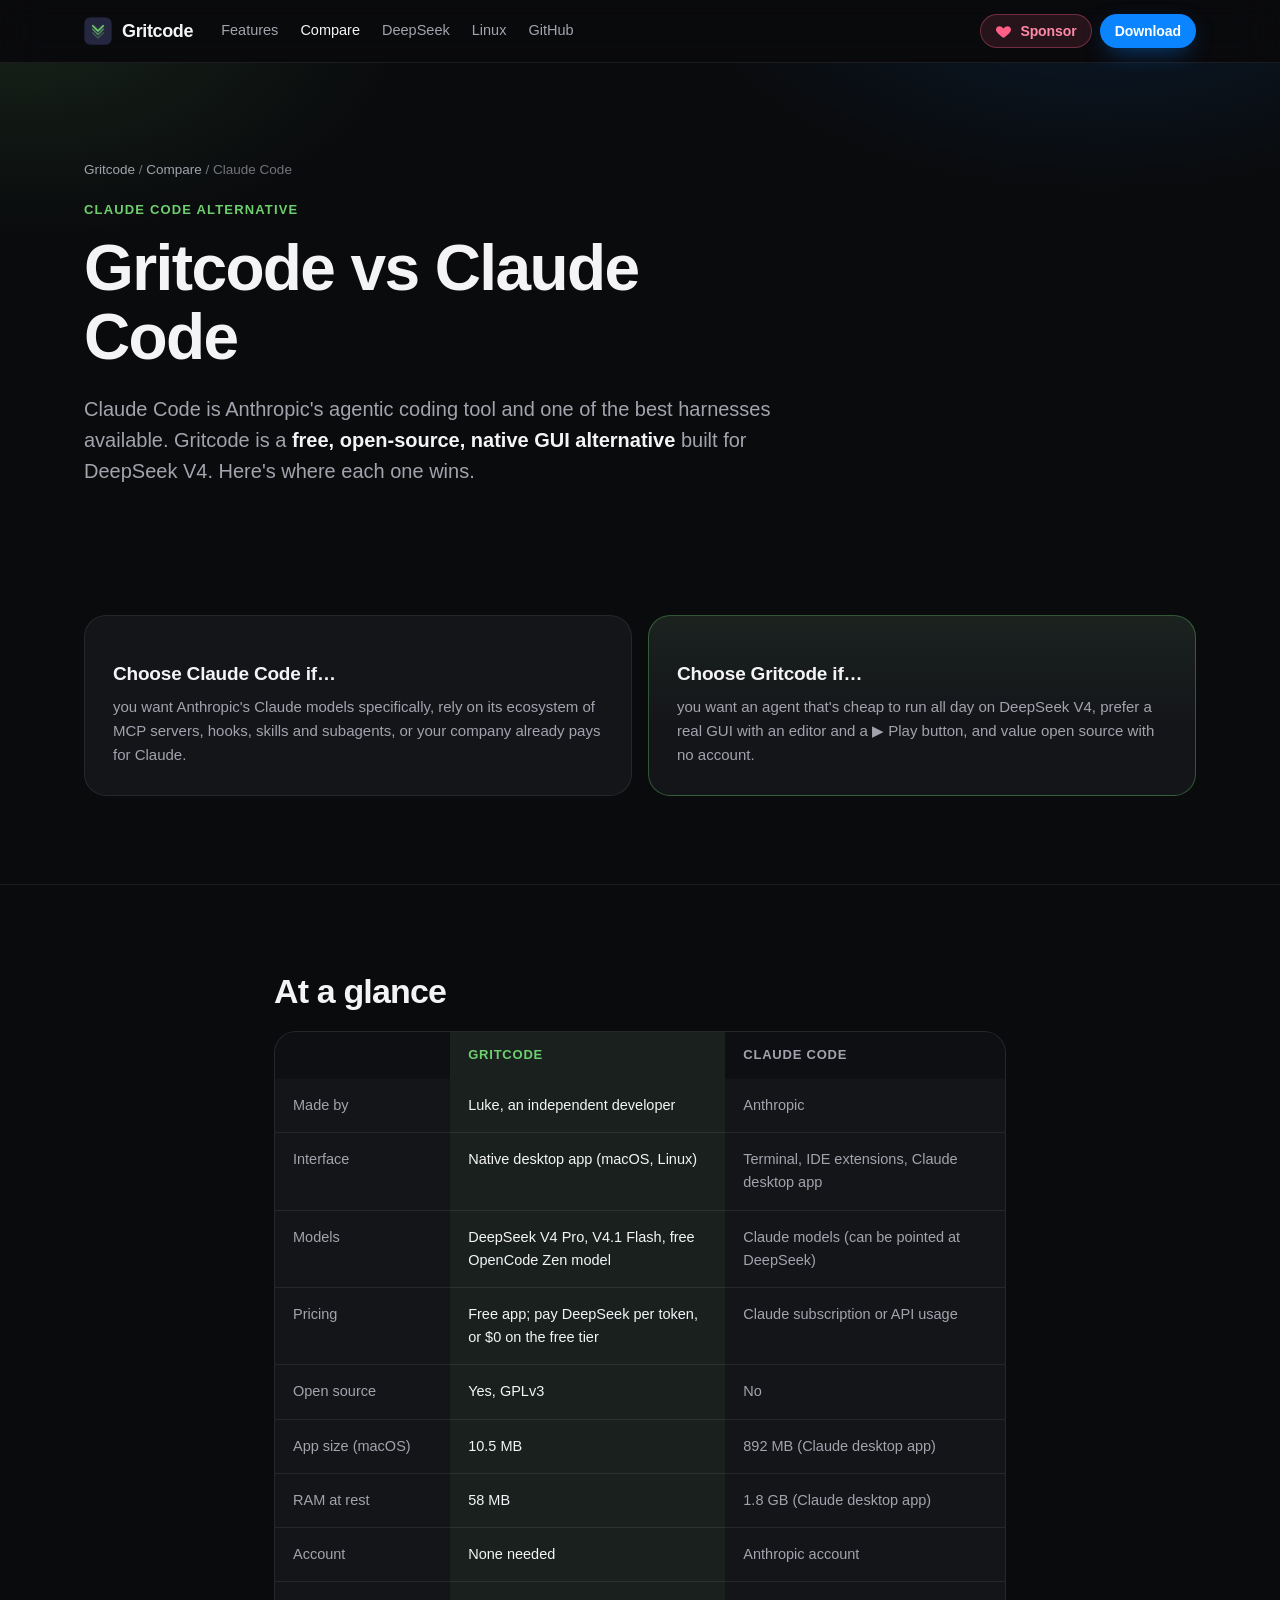
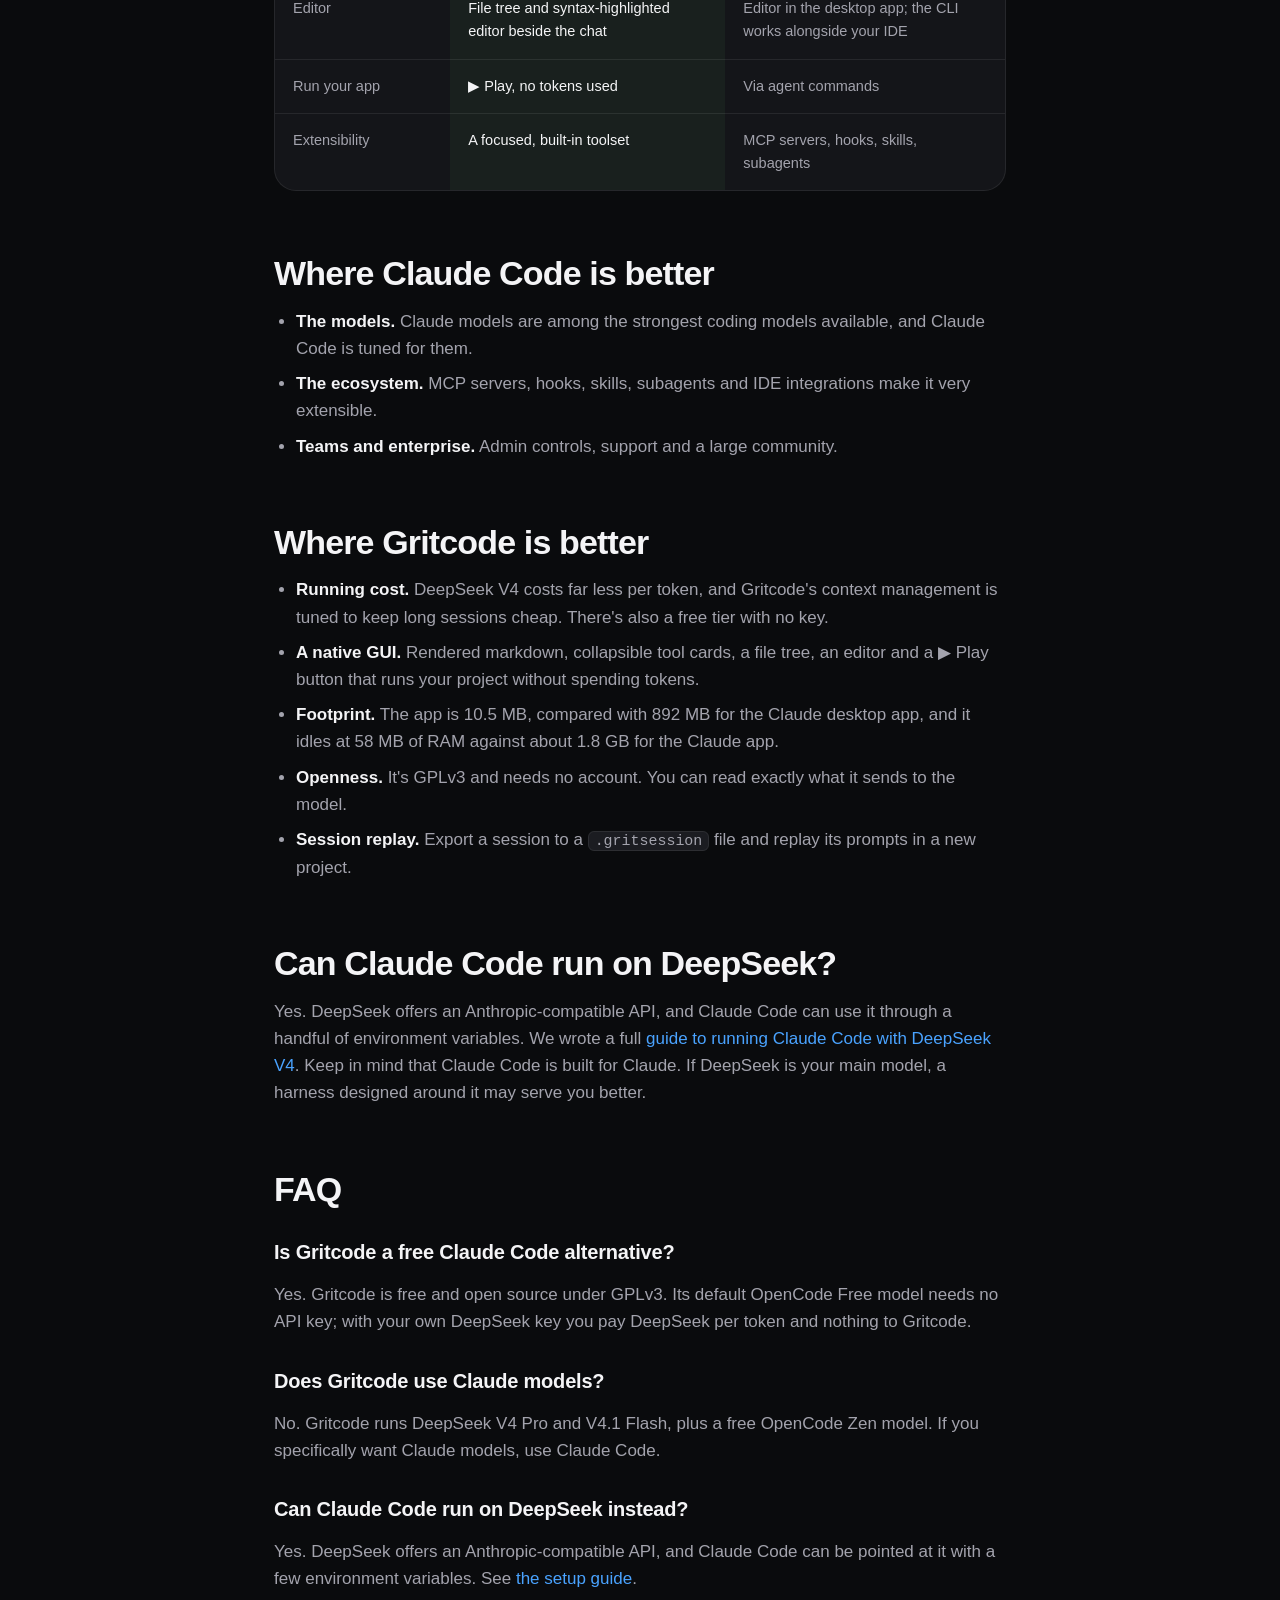
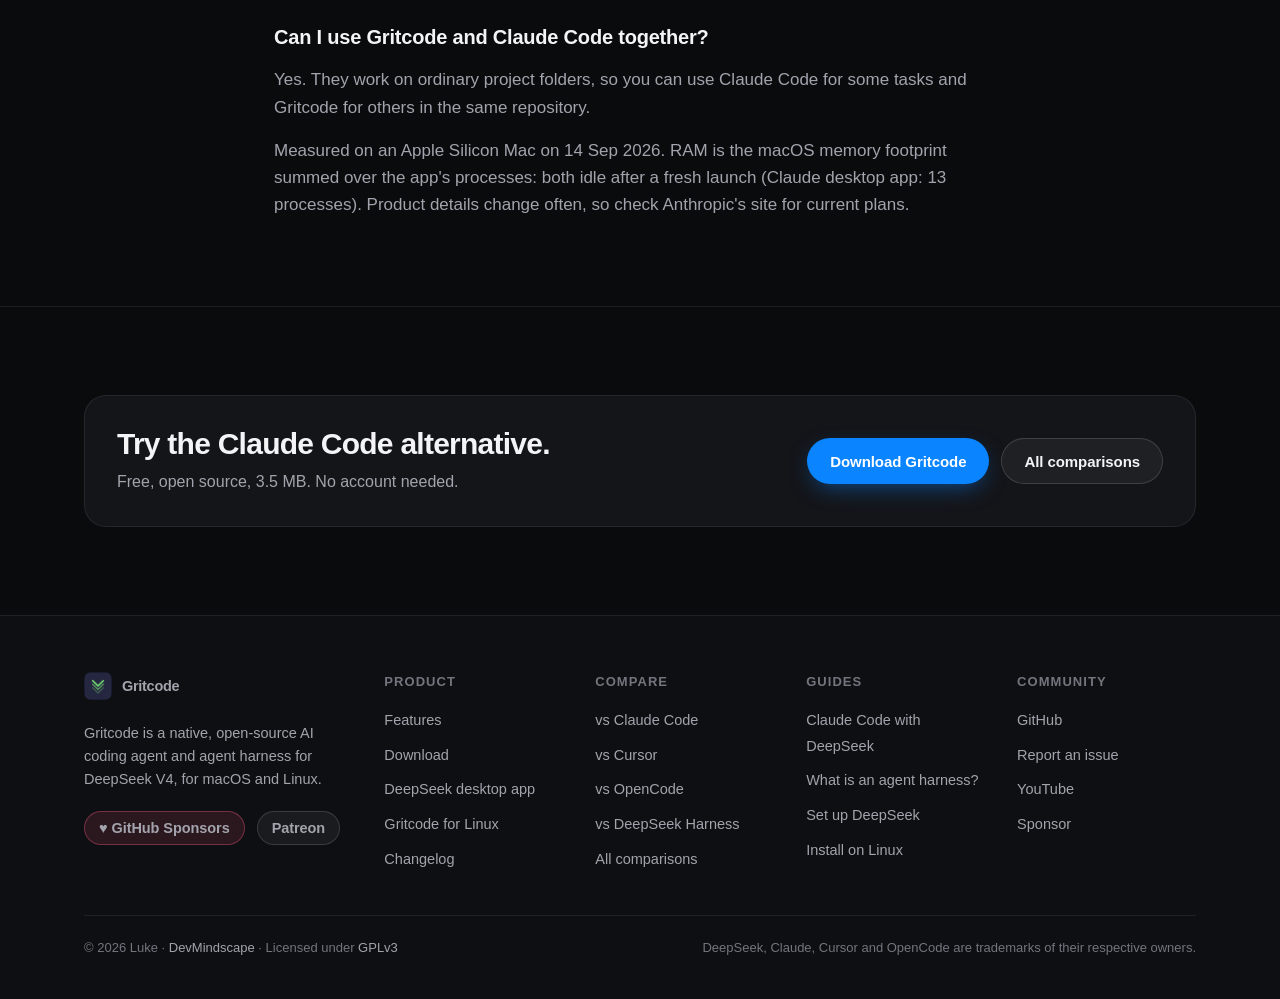
<file: compare/claude-code/index.html>
<!DOCTYPE html>
<html lang="en">
<head>
<meta charset="utf-8">
<meta name="viewport" content="width=device-width, initial-scale=1">
<title>Gritcode vs Claude Code — Open-Source Claude Code Alternative</title>
<meta name="description" content="A free, open-source Claude Code alternative: Gritcode is a native GUI coding agent for DeepSeek V4. 10.5 MB, 58 MB RAM, no subscription. An honest comparison.">
<link rel="canonical" href="https://gritcode.ai/compare/claude-code/">
<meta property="og:type" content="article">
<meta property="og:title" content="Gritcode vs Claude Code">
<meta property="og:description" content="An open-source, GUI-first Claude Code alternative running DeepSeek V4. Honest comparison.">
<meta property="og:url" content="https://gritcode.ai/compare/claude-code/">
<meta name="theme-color" content="#0a0b0d">
<link rel="icon" href="../../assets/favicon.svg" type="image/svg+xml">
<link rel="icon" href="../../assets/favicon-32.png" sizes="32x32" type="image/png">
<link rel="apple-touch-icon" href="../../assets/apple-touch-icon.png">
<meta property="og:site_name" content="Gritcode">
<meta property="og:image" content="https://gritcode.ai/assets/og.png">
<meta property="og:image:width" content="1200">
<meta property="og:image:height" content="630">
<meta name="twitter:card" content="summary_large_image">
<meta name="twitter:image" content="https://gritcode.ai/assets/og.png">
<link rel="stylesheet" href="../../assets/site.css?v=2">
<script type="application/ld+json">
{"@context":"https://schema.org","@graph":[
 {"@type":"BreadcrumbList","itemListElement":[
  {"@type":"ListItem","position":1,"name":"Gritcode","item":"https://gritcode.ai/"},
  {"@type":"ListItem","position":2,"name":"Compare","item":"https://gritcode.ai/compare/"},
  {"@type":"ListItem","position":3,"name":"Gritcode vs Claude Code","item":"https://gritcode.ai/compare/claude-code/"}]},
 {"@type":"Article","headline":"Gritcode vs Claude Code","datePublished":"2026-09-14","dateModified":"2026-09-14",
  "author":{"@type":"Person","name":"Luke","url":"https://devmindscape.com"},"image":"https://gritcode.ai/assets/og.png","mainEntityOfPage":"https://gritcode.ai/compare/claude-code/"},
 {"@type":"FAQPage","mainEntity":[
  {"@type":"Question","name":"Is Gritcode a free Claude Code alternative?","acceptedAnswer":{"@type":"Answer","text":"Yes. Gritcode is free and open source under GPLv3. Its default OpenCode Free model needs no API key; with your own DeepSeek key you pay DeepSeek per token and nothing to Gritcode."}},
  {"@type":"Question","name":"Does Gritcode use Claude models?","acceptedAnswer":{"@type":"Answer","text":"No. Gritcode runs DeepSeek V4 Pro and V4.1 Flash, plus a free OpenCode Zen model. If you specifically want Claude models, use Claude Code."}},
  {"@type":"Question","name":"Can Claude Code run on DeepSeek instead?","acceptedAnswer":{"@type":"Answer","text":"Yes. DeepSeek offers an Anthropic-compatible API, and Claude Code can be pointed at it with a few environment variables."}},
  {"@type":"Question","name":"Can I use Gritcode and Claude Code together?","acceptedAnswer":{"@type":"Answer","text":"Yes. They work on ordinary project folders, so you can use Claude Code for some tasks and Gritcode for others in the same repository."}}
 ]}
]}
</script>
</head>
<body>
<a class="skip" href="#main">Skip to content</a>
<header class="nav">
  <div class="wrap nav-in">
    <a class="brand" href="../../" aria-label="Gritcode home"><img src="../../assets/favicon.svg" alt="" width="28" height="28"><span>Gritcode</span></a>
    <nav class="links" aria-label="Main">
      <a href="../../features/">Features</a>
      <a href="../../compare/" aria-current="page">Compare</a>
      <a href="../../deepseek/">DeepSeek</a>
      <a href="../../linux/">Linux</a>
      <a href="https://github.com/lszl84/gritcode" rel="noopener">GitHub</a>
    </nav>
    <div class="nav-cta">
      <a class="btn btn-sponsor btn-sm" href="../../sponsor/"><svg width="20" height="20" viewBox="0 0 24 24" fill="currentColor" aria-hidden="true"><path d="M12 21s-7.5-4.6-10-9.3C.4 8.5 2.3 4.5 6.2 4.5c2.2 0 3.8 1.2 5.8 3.4 2-2.2 3.6-3.4 5.8-3.4 3.9 0 5.8 4 4.2 7.2C19.5 16.4 12 21 12 21z"/></svg>Sponsor</a>
      <a class="btn btn-primary btn-sm" href="../../#download">Download</a>
    </div>
  </div>
</header>

<main id="main">
<section class="page-hero">
  <div class="wrap">
    <div class="crumbs"><a href="../../">Gritcode</a> / <a href="../../compare/">Compare</a> / Claude Code</div>
    <span class="eyebrow">Claude Code alternative</span>
    <h1>Gritcode vs Claude Code</h1>
    <p class="lead">Claude Code is Anthropic's agentic coding tool and one of the best harnesses available. Gritcode is a <strong>free, open-source, native GUI alternative</strong> built for DeepSeek V4. Here's where each one wins.</p>
  </div>
</section>

<section class="section tight" style="border-top:0">
  <div class="wrap">
    <h2 class="sr-only">Quick verdict</h2>
    <div class="verdicts">
      <div class="card">
        <h3>Choose Claude Code if…</h3>
        <p>you want Anthropic's Claude models specifically, rely on its ecosystem of MCP servers, hooks, skills and subagents, or your company already pays for Claude.</p>
      </div>
      <div class="card hl">
        <h3>Choose Gritcode if…</h3>
        <p>you want an agent that's cheap to run all day on DeepSeek V4, prefer a real GUI with an editor and a ▶&nbsp;Play button, and value open source with no account.</p>
      </div>
    </div>
  </div>
</section>

<section class="section tight">
  <div class="wrap prose">
    <h2>At a glance</h2>
    <div class="table-wrap">
      <table>
        <thead><tr><th scope="col"></th><th scope="col" class="me">Gritcode</th><th scope="col">Claude Code</th></tr></thead>
        <tbody>
          <tr><th scope="row">Made by</th><td class="me">Luke, an independent developer</td><td>Anthropic</td></tr>
          <tr><th scope="row">Interface</th><td class="me">Native desktop app (macOS, Linux)</td><td>Terminal, IDE extensions, Claude desktop app</td></tr>
          <tr><th scope="row">Models</th><td class="me">DeepSeek V4 Pro, V4.1 Flash, free OpenCode Zen model</td><td>Claude models (can be pointed at DeepSeek)</td></tr>
          <tr><th scope="row">Pricing</th><td class="me">Free app; pay DeepSeek per token, or $0 on the free tier</td><td>Claude subscription or API usage</td></tr>
          <tr><th scope="row">Open source</th><td class="me">Yes, GPLv3</td><td>No</td></tr>
          <tr><th scope="row">App size (macOS)</th><td class="me">10.5 MB</td><td>892 MB (Claude desktop app)</td></tr>
          <tr><th scope="row">RAM at rest</th><td class="me">58 MB</td><td>1.8 GB (Claude desktop app)</td></tr>
          <tr><th scope="row">Account</th><td class="me">None needed</td><td>Anthropic account</td></tr>
          <tr><th scope="row">Editor</th><td class="me">File tree and syntax-highlighted editor beside the chat</td><td>Editor in the desktop app; the CLI works alongside your IDE</td></tr>
          <tr><th scope="row">Run your app</th><td class="me">▶ Play, no tokens used</td><td>Via agent commands</td></tr>
          <tr><th scope="row">Extensibility</th><td class="me">A focused, built-in toolset</td><td>MCP servers, hooks, skills, subagents</td></tr>
        </tbody>
      </table>
    </div>

    <h2>Where Claude Code is better</h2>
    <ul>
      <li><strong>The models.</strong> Claude models are among the strongest coding models available, and Claude Code is tuned for them.</li>
      <li><strong>The ecosystem.</strong> MCP servers, hooks, skills, subagents and IDE integrations make it very extensible.</li>
      <li><strong>Teams and enterprise.</strong> Admin controls, support and a large community.</li>
    </ul>

    <h2>Where Gritcode is better</h2>
    <ul>
      <li><strong>Running cost.</strong> DeepSeek V4 costs far less per token, and Gritcode's context management is tuned to keep long sessions cheap. There's also a free tier with no key.</li>
      <li><strong>A native GUI.</strong> Rendered markdown, collapsible tool cards, a file tree, an editor and a ▶&nbsp;Play button that runs your project without spending tokens.</li>
      <li><strong>Footprint.</strong> The app is 10.5&nbsp;MB, compared with 892&nbsp;MB for the Claude desktop app, and it idles at 58&nbsp;MB of RAM against about 1.8&nbsp;GB for the Claude app.</li>
      <li><strong>Openness.</strong> It's GPLv3 and needs no account. You can read exactly what it sends to the model.</li>
      <li><strong>Session replay.</strong> Export a session to a <code>.gritsession</code> file and replay its prompts in a new project.</li>
    </ul>

    <h2>Can Claude Code run on DeepSeek?</h2>
    <p>Yes. DeepSeek offers an Anthropic-compatible API, and Claude Code can use it through a handful of environment variables. We wrote a full <a href="../../claude-code-deepseek/">guide to running Claude Code with DeepSeek V4</a>. Keep in mind that Claude Code is built for Claude. If DeepSeek is your main model, a harness designed around it may serve you better.</p>

    <h2>FAQ</h2>
    <h3>Is Gritcode a free Claude Code alternative?</h3>
    <p>Yes. Gritcode is free and open source under GPLv3. Its default OpenCode Free model needs no API key; with your own DeepSeek key you pay DeepSeek per token and nothing to Gritcode.</p>
    <h3>Does Gritcode use Claude models?</h3>
    <p>No. Gritcode runs DeepSeek V4 Pro and V4.1 Flash, plus a free OpenCode Zen model. If you specifically want Claude models, use Claude Code.</p>
    <h3>Can Claude Code run on DeepSeek instead?</h3>
    <p>Yes. DeepSeek offers an Anthropic-compatible API, and Claude Code can be pointed at it with a few environment variables. See <a href="../../claude-code-deepseek/">the setup guide</a>.</p>
    <h3>Can I use Gritcode and Claude Code together?</h3>
    <p>Yes. They work on ordinary project folders, so you can use Claude Code for some tasks and Gritcode for others in the same repository.</p>
    <p class="table-note">Measured on an Apple Silicon Mac on 14 Sep 2026. RAM is the macOS memory footprint summed over the app's processes: both idle after a fresh launch (Claude desktop app: 13 processes). Product details change often, so check Anthropic's site for current plans.</p>
  </div>
</section>

<section class="section tight">
  <div class="wrap">
    <div class="cta-band">
      <div>
        <h2>Try the Claude Code alternative.</h2>
        <p>Free, open source, 3.5&nbsp;MB. No account needed.</p>
      </div>
      <div class="cta-row">
        <a class="btn btn-primary" href="../../#download">Download Gritcode</a>
        <a class="btn btn-ghost" href="../../compare/">All comparisons</a>
      </div>
    </div>
  </div>
</section>
</main>

<footer class="footer">
  <div class="wrap">
    <div class="foot-grid">
      <div class="foot-brand">
        <a class="brand" href="../../"><img src="../../assets/favicon.svg" alt="" width="28" height="28"><span>Gritcode</span></a>
        <p>Gritcode is a native, open-source AI coding agent and agent harness for DeepSeek V4, for macOS and Linux.</p>
        <div class="cta-row">
          <a class="btn btn-sponsor btn-sm" href="https://github.com/sponsors/lszl84" rel="noopener">♥ GitHub Sponsors</a>
          <a class="btn btn-ghost btn-sm" href="https://patreon.com/LukeDevMindscape" rel="noopener">Patreon</a>
        </div>
      </div>
      <div>
        <h4>Product</h4>
        <ul>
          <li><a href="../../features/">Features</a></li>
          <li><a href="../../#download">Download</a></li>
          <li><a href="../../deepseek/">DeepSeek desktop app</a></li>
          <li><a href="../../linux/">Gritcode for Linux</a></li>
          <li><a href="https://github.com/lszl84/gritcode/releases" rel="noopener">Changelog</a></li>
        </ul>
      </div>
      <div>
        <h4>Compare</h4>
        <ul>
          <li><a href="../../compare/claude-code/">vs Claude Code</a></li>
          <li><a href="../../compare/cursor/">vs Cursor</a></li>
          <li><a href="../../compare/opencode/">vs OpenCode</a></li>
          <li><a href="../../compare/deepseek-harness/">vs DeepSeek Harness</a></li>
          <li><a href="../../compare/">All comparisons</a></li>
        </ul>
      </div>
      <div>
        <h4>Guides</h4>
        <ul>
          <li><a href="../../claude-code-deepseek/">Claude Code with DeepSeek</a></li>
          <li><a href="../../agent-harness/">What is an agent harness?</a></li>
          <li><a href="../../deepseek/#setup">Set up DeepSeek</a></li>
          <li><a href="../../linux/#install">Install on Linux</a></li>
        </ul>
      </div>
      <div>
        <h4>Community</h4>
        <ul>
          <li><a href="https://github.com/lszl84/gritcode" rel="noopener">GitHub</a></li>
          <li><a href="https://github.com/lszl84/gritcode/issues" rel="noopener">Report an issue</a></li>
          <li><a href="https://youtube.com/@devmindscapetutorials" rel="noopener">YouTube</a></li>
          <li><a href="../../sponsor/">Sponsor</a></li>
        </ul>
      </div>
    </div>
    <div class="fine">
      <span>© 2026 Luke · <a href="https://devmindscape.com" rel="noopener">DevMindscape</a> · Licensed under <a href="https://github.com/lszl84/gritcode/blob/main/LICENSE" rel="noopener">GPLv3</a></span>
      <span>DeepSeek, Claude, Cursor and OpenCode are trademarks of their respective owners.</span>
    </div>
  </div>
</footer>

<div class="toast" id="thanks" role="status" hidden>
  <button class="x" type="button" aria-label="Close">×</button>
  <p><b>Thanks for downloading Gritcode!</b> It's free and built by one developer. If it saves you time, please consider sponsoring.</p>
  <div class="cta-row">
    <a class="btn btn-sponsor btn-sm" href="https://github.com/sponsors/lszl84" rel="noopener">♥ GitHub Sponsors</a>
    <a class="btn btn-patreon btn-sm" href="https://patreon.com/LukeDevMindscape" rel="noopener">Patreon</a>
  </div>
</div>
<script src="../../assets/site.js?v=3" defer></script>
</body>
</html>
</file>
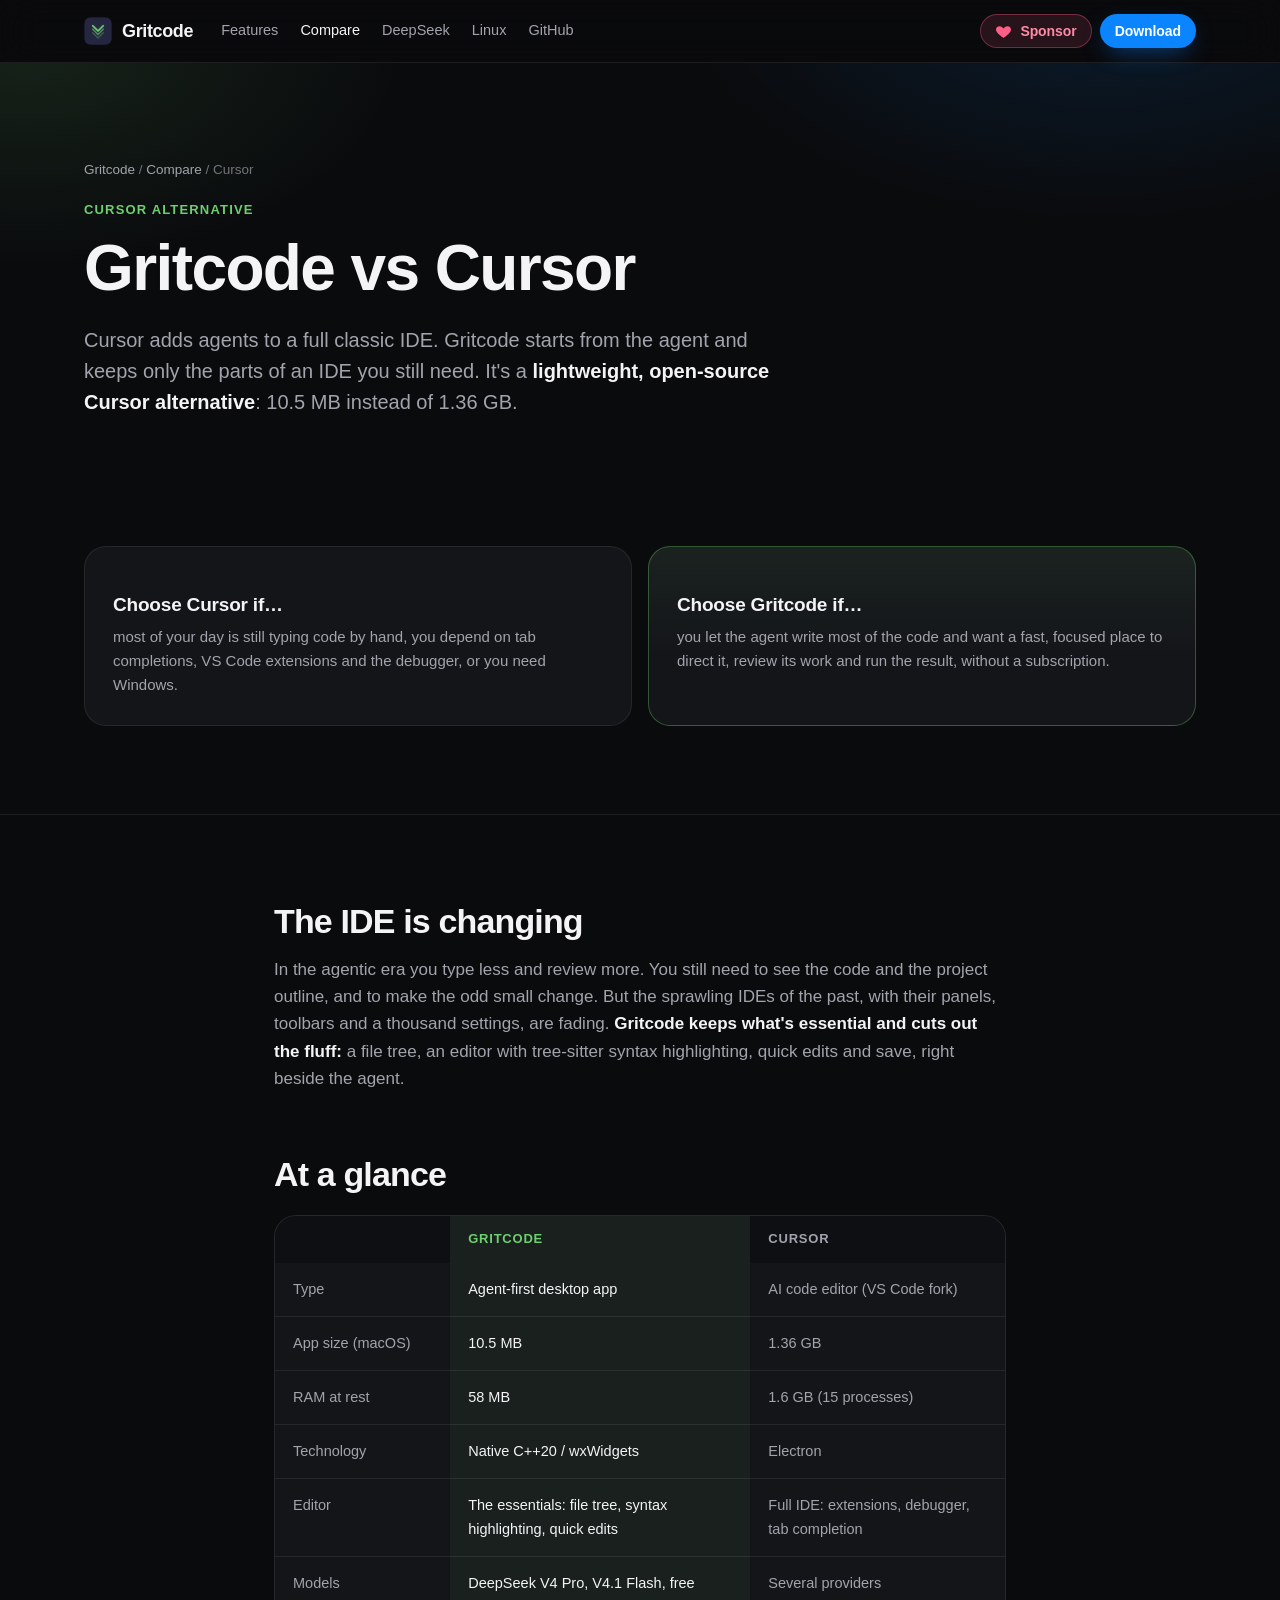
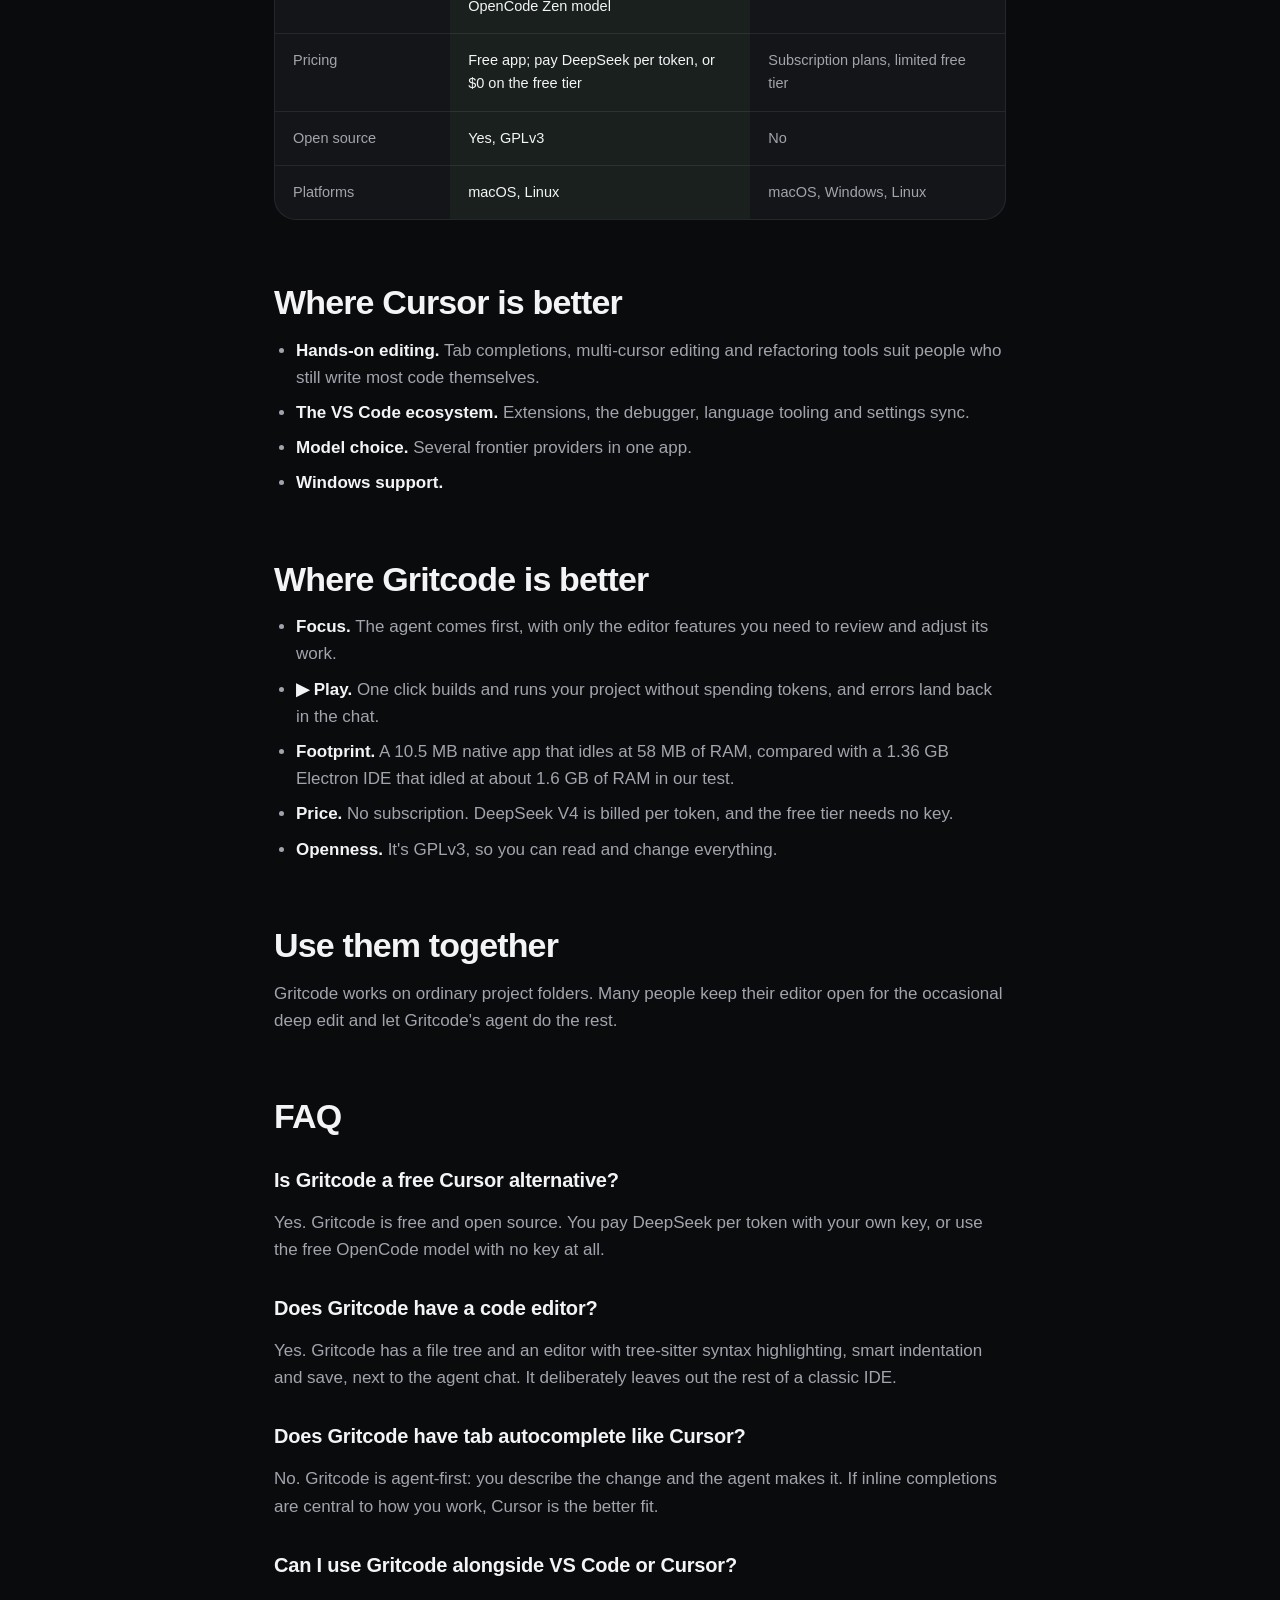
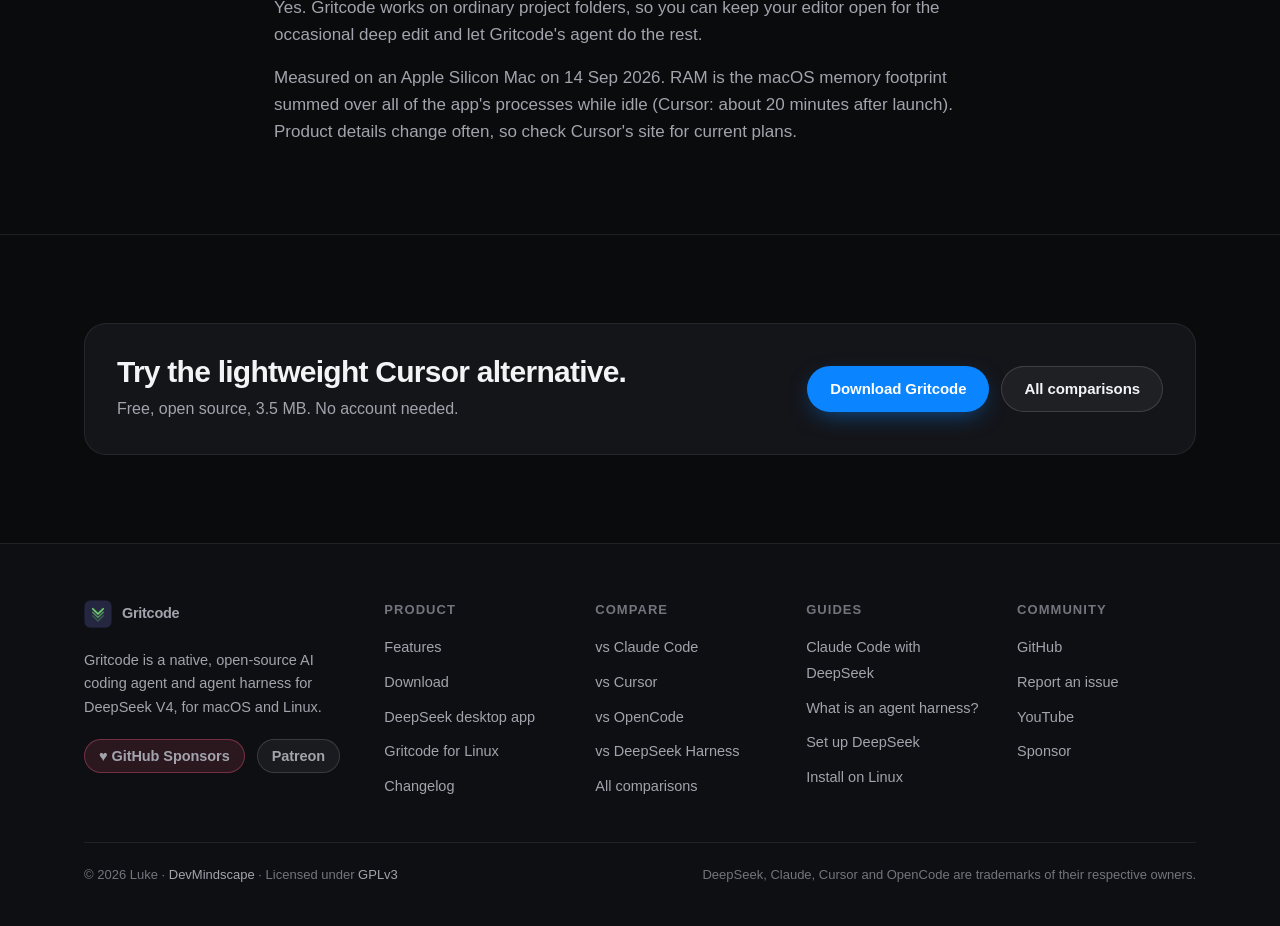
<file: compare/cursor/index.html>
<!DOCTYPE html>
<html lang="en">
<head>
<meta charset="utf-8">
<meta name="viewport" content="width=device-width, initial-scale=1">
<title>Gritcode vs Cursor — Lightweight Open-Source Cursor Alternative</title>
<meta name="description" content="A lightweight, open-source Cursor alternative for the agentic era: the essentials of an IDE, none of the bloat, and DeepSeek V4. 10.5 MB vs 1.36 GB.">
<link rel="canonical" href="https://gritcode.ai/compare/cursor/">
<meta property="og:type" content="article">
<meta property="og:title" content="Gritcode vs Cursor">
<meta property="og:description" content="In the agentic era you type less and review more. A lightweight, open-source Cursor alternative.">
<meta property="og:url" content="https://gritcode.ai/compare/cursor/">
<meta name="theme-color" content="#0a0b0d">
<link rel="icon" href="../../assets/favicon.svg" type="image/svg+xml">
<link rel="icon" href="../../assets/favicon-32.png" sizes="32x32" type="image/png">
<link rel="apple-touch-icon" href="../../assets/apple-touch-icon.png">
<meta property="og:site_name" content="Gritcode">
<meta property="og:image" content="https://gritcode.ai/assets/og.png">
<meta property="og:image:width" content="1200">
<meta property="og:image:height" content="630">
<meta name="twitter:card" content="summary_large_image">
<meta name="twitter:image" content="https://gritcode.ai/assets/og.png">
<link rel="stylesheet" href="../../assets/site.css?v=2">
<script type="application/ld+json">
{"@context":"https://schema.org","@graph":[
 {"@type":"BreadcrumbList","itemListElement":[
  {"@type":"ListItem","position":1,"name":"Gritcode","item":"https://gritcode.ai/"},
  {"@type":"ListItem","position":2,"name":"Compare","item":"https://gritcode.ai/compare/"},
  {"@type":"ListItem","position":3,"name":"Gritcode vs Cursor","item":"https://gritcode.ai/compare/cursor/"}]},
 {"@type":"Article","headline":"Gritcode vs Cursor","datePublished":"2026-09-14","dateModified":"2026-09-14",
  "author":{"@type":"Person","name":"Luke","url":"https://devmindscape.com"},"image":"https://gritcode.ai/assets/og.png","mainEntityOfPage":"https://gritcode.ai/compare/cursor/"},
 {"@type":"FAQPage","mainEntity":[
  {"@type":"Question","name":"Is Gritcode a free Cursor alternative?","acceptedAnswer":{"@type":"Answer","text":"Yes. Gritcode is free and open source. You pay DeepSeek per token with your own key, or use the free OpenCode model with no key at all."}},
  {"@type":"Question","name":"Does Gritcode have a code editor?","acceptedAnswer":{"@type":"Answer","text":"Yes. Gritcode has a file tree and an editor with tree-sitter syntax highlighting, smart indentation and save, next to the agent chat. It deliberately leaves out the rest of a classic IDE."}},
  {"@type":"Question","name":"Does Gritcode have tab autocomplete like Cursor?","acceptedAnswer":{"@type":"Answer","text":"No. Gritcode is agent-first: you describe the change and the agent makes it. If inline completions are central to how you work, Cursor is the better fit."}},
  {"@type":"Question","name":"Can I use Gritcode alongside VS Code or Cursor?","acceptedAnswer":{"@type":"Answer","text":"Yes. Gritcode works on ordinary project folders, so you can keep your editor open for the occasional deep edit and let Gritcode's agent do the rest."}}
 ]}
]}
</script>
</head>
<body>
<a class="skip" href="#main">Skip to content</a>
<header class="nav">
  <div class="wrap nav-in">
    <a class="brand" href="../../" aria-label="Gritcode home"><img src="../../assets/favicon.svg" alt="" width="28" height="28"><span>Gritcode</span></a>
    <nav class="links" aria-label="Main">
      <a href="../../features/">Features</a>
      <a href="../../compare/" aria-current="page">Compare</a>
      <a href="../../deepseek/">DeepSeek</a>
      <a href="../../linux/">Linux</a>
      <a href="https://github.com/lszl84/gritcode" rel="noopener">GitHub</a>
    </nav>
    <div class="nav-cta">
      <a class="btn btn-sponsor btn-sm" href="../../sponsor/"><svg width="20" height="20" viewBox="0 0 24 24" fill="currentColor" aria-hidden="true"><path d="M12 21s-7.5-4.6-10-9.3C.4 8.5 2.3 4.5 6.2 4.5c2.2 0 3.8 1.2 5.8 3.4 2-2.2 3.6-3.4 5.8-3.4 3.9 0 5.8 4 4.2 7.2C19.5 16.4 12 21 12 21z"/></svg>Sponsor</a>
      <a class="btn btn-primary btn-sm" href="../../#download">Download</a>
    </div>
  </div>
</header>

<main id="main">
<section class="page-hero">
  <div class="wrap">
    <div class="crumbs"><a href="../../">Gritcode</a> / <a href="../../compare/">Compare</a> / Cursor</div>
    <span class="eyebrow">Cursor alternative</span>
    <h1>Gritcode vs Cursor</h1>
    <p class="lead">Cursor adds agents to a full classic IDE. Gritcode starts from the agent and keeps only the parts of an IDE you still need. It's a <strong>lightweight, open-source Cursor alternative</strong>: 10.5&nbsp;MB instead of 1.36&nbsp;GB.</p>
  </div>
</section>

<section class="section tight" style="border-top:0">
  <div class="wrap">
    <h2 class="sr-only">Quick verdict</h2>
    <div class="verdicts">
      <div class="card">
        <h3>Choose Cursor if…</h3>
        <p>most of your day is still typing code by hand, you depend on tab completions, VS Code extensions and the debugger, or you need Windows.</p>
      </div>
      <div class="card hl">
        <h3>Choose Gritcode if…</h3>
        <p>you let the agent write most of the code and want a fast, focused place to direct it, review its work and run the result, without a subscription.</p>
      </div>
    </div>
  </div>
</section>

<section class="section tight">
  <div class="wrap prose">
    <h2>The IDE is changing</h2>
    <p>In the agentic era you type less and review more. You still need to see the code and the project outline, and to make the odd small change. But the sprawling IDEs of the past, with their panels, toolbars and a thousand settings, are fading. <strong>Gritcode keeps what's essential and cuts out the fluff:</strong> a file tree, an editor with tree-sitter syntax highlighting, quick edits and save, right beside the agent.</p>

    <h2>At a glance</h2>
    <div class="table-wrap">
      <table>
        <thead><tr><th scope="col"></th><th scope="col" class="me">Gritcode</th><th scope="col">Cursor</th></tr></thead>
        <tbody>
          <tr><th scope="row">Type</th><td class="me">Agent-first desktop app</td><td>AI code editor (VS Code fork)</td></tr>
          <tr><th scope="row">App size (macOS)</th><td class="me">10.5 MB</td><td>1.36 GB</td></tr>
          <tr><th scope="row">RAM at rest</th><td class="me">58 MB</td><td>1.6 GB (15 processes)</td></tr>
          <tr><th scope="row">Technology</th><td class="me">Native C++20 / wxWidgets</td><td>Electron</td></tr>
          <tr><th scope="row">Editor</th><td class="me">The essentials: file tree, syntax highlighting, quick edits</td><td>Full IDE: extensions, debugger, tab completion</td></tr>
          <tr><th scope="row">Models</th><td class="me">DeepSeek V4 Pro, V4.1 Flash, free OpenCode Zen model</td><td>Several providers</td></tr>
          <tr><th scope="row">Pricing</th><td class="me">Free app; pay DeepSeek per token, or $0 on the free tier</td><td>Subscription plans, limited free tier</td></tr>
          <tr><th scope="row">Open source</th><td class="me">Yes, GPLv3</td><td>No</td></tr>
          <tr><th scope="row">Platforms</th><td class="me">macOS, Linux</td><td>macOS, Windows, Linux</td></tr>
        </tbody>
      </table>
    </div>

    <h2>Where Cursor is better</h2>
    <ul>
      <li><strong>Hands-on editing.</strong> Tab completions, multi-cursor editing and refactoring tools suit people who still write most code themselves.</li>
      <li><strong>The VS Code ecosystem.</strong> Extensions, the debugger, language tooling and settings sync.</li>
      <li><strong>Model choice.</strong> Several frontier providers in one app.</li>
      <li><strong>Windows support.</strong></li>
    </ul>

    <h2>Where Gritcode is better</h2>
    <ul>
      <li><strong>Focus.</strong> The agent comes first, with only the editor features you need to review and adjust its work.</li>
      <li><strong>▶ Play.</strong> One click builds and runs your project without spending tokens, and errors land back in the chat.</li>
      <li><strong>Footprint.</strong> A 10.5&nbsp;MB native app that idles at 58&nbsp;MB of RAM, compared with a 1.36&nbsp;GB Electron IDE that idled at about 1.6&nbsp;GB of RAM in our test.</li>
      <li><strong>Price.</strong> No subscription. DeepSeek V4 is billed per token, and the free tier needs no key.</li>
      <li><strong>Openness.</strong> It's GPLv3, so you can read and change everything.</li>
    </ul>

    <h2>Use them together</h2>
    <p>Gritcode works on ordinary project folders. Many people keep their editor open for the occasional deep edit and let Gritcode's agent do the rest.</p>

    <h2>FAQ</h2>
    <h3>Is Gritcode a free Cursor alternative?</h3>
    <p>Yes. Gritcode is free and open source. You pay DeepSeek per token with your own key, or use the free OpenCode model with no key at all.</p>
    <h3>Does Gritcode have a code editor?</h3>
    <p>Yes. Gritcode has a file tree and an editor with tree-sitter syntax highlighting, smart indentation and save, next to the agent chat. It deliberately leaves out the rest of a classic IDE.</p>
    <h3>Does Gritcode have tab autocomplete like Cursor?</h3>
    <p>No. Gritcode is agent-first: you describe the change and the agent makes it. If inline completions are central to how you work, Cursor is the better fit.</p>
    <h3>Can I use Gritcode alongside VS Code or Cursor?</h3>
    <p>Yes. Gritcode works on ordinary project folders, so you can keep your editor open for the occasional deep edit and let Gritcode's agent do the rest.</p>
    <p class="table-note">Measured on an Apple Silicon Mac on 14 Sep 2026. RAM is the macOS memory footprint summed over all of the app's processes while idle (Cursor: about 20 minutes after launch). Product details change often, so check Cursor's site for current plans.</p>
  </div>
</section>

<section class="section tight">
  <div class="wrap">
    <div class="cta-band">
      <div>
        <h2>Try the lightweight Cursor alternative.</h2>
        <p>Free, open source, 3.5&nbsp;MB. No account needed.</p>
      </div>
      <div class="cta-row">
        <a class="btn btn-primary" href="../../#download">Download Gritcode</a>
        <a class="btn btn-ghost" href="../../compare/">All comparisons</a>
      </div>
    </div>
  </div>
</section>
</main>

<footer class="footer">
  <div class="wrap">
    <div class="foot-grid">
      <div class="foot-brand">
        <a class="brand" href="../../"><img src="../../assets/favicon.svg" alt="" width="28" height="28"><span>Gritcode</span></a>
        <p>Gritcode is a native, open-source AI coding agent and agent harness for DeepSeek V4, for macOS and Linux.</p>
        <div class="cta-row">
          <a class="btn btn-sponsor btn-sm" href="https://github.com/sponsors/lszl84" rel="noopener">♥ GitHub Sponsors</a>
          <a class="btn btn-ghost btn-sm" href="https://patreon.com/LukeDevMindscape" rel="noopener">Patreon</a>
        </div>
      </div>
      <div>
        <h4>Product</h4>
        <ul>
          <li><a href="../../features/">Features</a></li>
          <li><a href="../../#download">Download</a></li>
          <li><a href="../../deepseek/">DeepSeek desktop app</a></li>
          <li><a href="../../linux/">Gritcode for Linux</a></li>
          <li><a href="https://github.com/lszl84/gritcode/releases" rel="noopener">Changelog</a></li>
        </ul>
      </div>
      <div>
        <h4>Compare</h4>
        <ul>
          <li><a href="../../compare/claude-code/">vs Claude Code</a></li>
          <li><a href="../../compare/cursor/">vs Cursor</a></li>
          <li><a href="../../compare/opencode/">vs OpenCode</a></li>
          <li><a href="../../compare/deepseek-harness/">vs DeepSeek Harness</a></li>
          <li><a href="../../compare/">All comparisons</a></li>
        </ul>
      </div>
      <div>
        <h4>Guides</h4>
        <ul>
          <li><a href="../../claude-code-deepseek/">Claude Code with DeepSeek</a></li>
          <li><a href="../../agent-harness/">What is an agent harness?</a></li>
          <li><a href="../../deepseek/#setup">Set up DeepSeek</a></li>
          <li><a href="../../linux/#install">Install on Linux</a></li>
        </ul>
      </div>
      <div>
        <h4>Community</h4>
        <ul>
          <li><a href="https://github.com/lszl84/gritcode" rel="noopener">GitHub</a></li>
          <li><a href="https://github.com/lszl84/gritcode/issues" rel="noopener">Report an issue</a></li>
          <li><a href="https://youtube.com/@devmindscapetutorials" rel="noopener">YouTube</a></li>
          <li><a href="../../sponsor/">Sponsor</a></li>
        </ul>
      </div>
    </div>
    <div class="fine">
      <span>© 2026 Luke · <a href="https://devmindscape.com" rel="noopener">DevMindscape</a> · Licensed under <a href="https://github.com/lszl84/gritcode/blob/main/LICENSE" rel="noopener">GPLv3</a></span>
      <span>DeepSeek, Claude, Cursor and OpenCode are trademarks of their respective owners.</span>
    </div>
  </div>
</footer>

<div class="toast" id="thanks" role="status" hidden>
  <button class="x" type="button" aria-label="Close">×</button>
  <p><b>Thanks for downloading Gritcode!</b> It's free and built by one developer. If it saves you time, please consider sponsoring.</p>
  <div class="cta-row">
    <a class="btn btn-sponsor btn-sm" href="https://github.com/sponsors/lszl84" rel="noopener">♥ GitHub Sponsors</a>
    <a class="btn btn-patreon btn-sm" href="https://patreon.com/LukeDevMindscape" rel="noopener">Patreon</a>
  </div>
</div>
<script src="../../assets/site.js?v=3" defer></script>
</body>
</html>
</file>
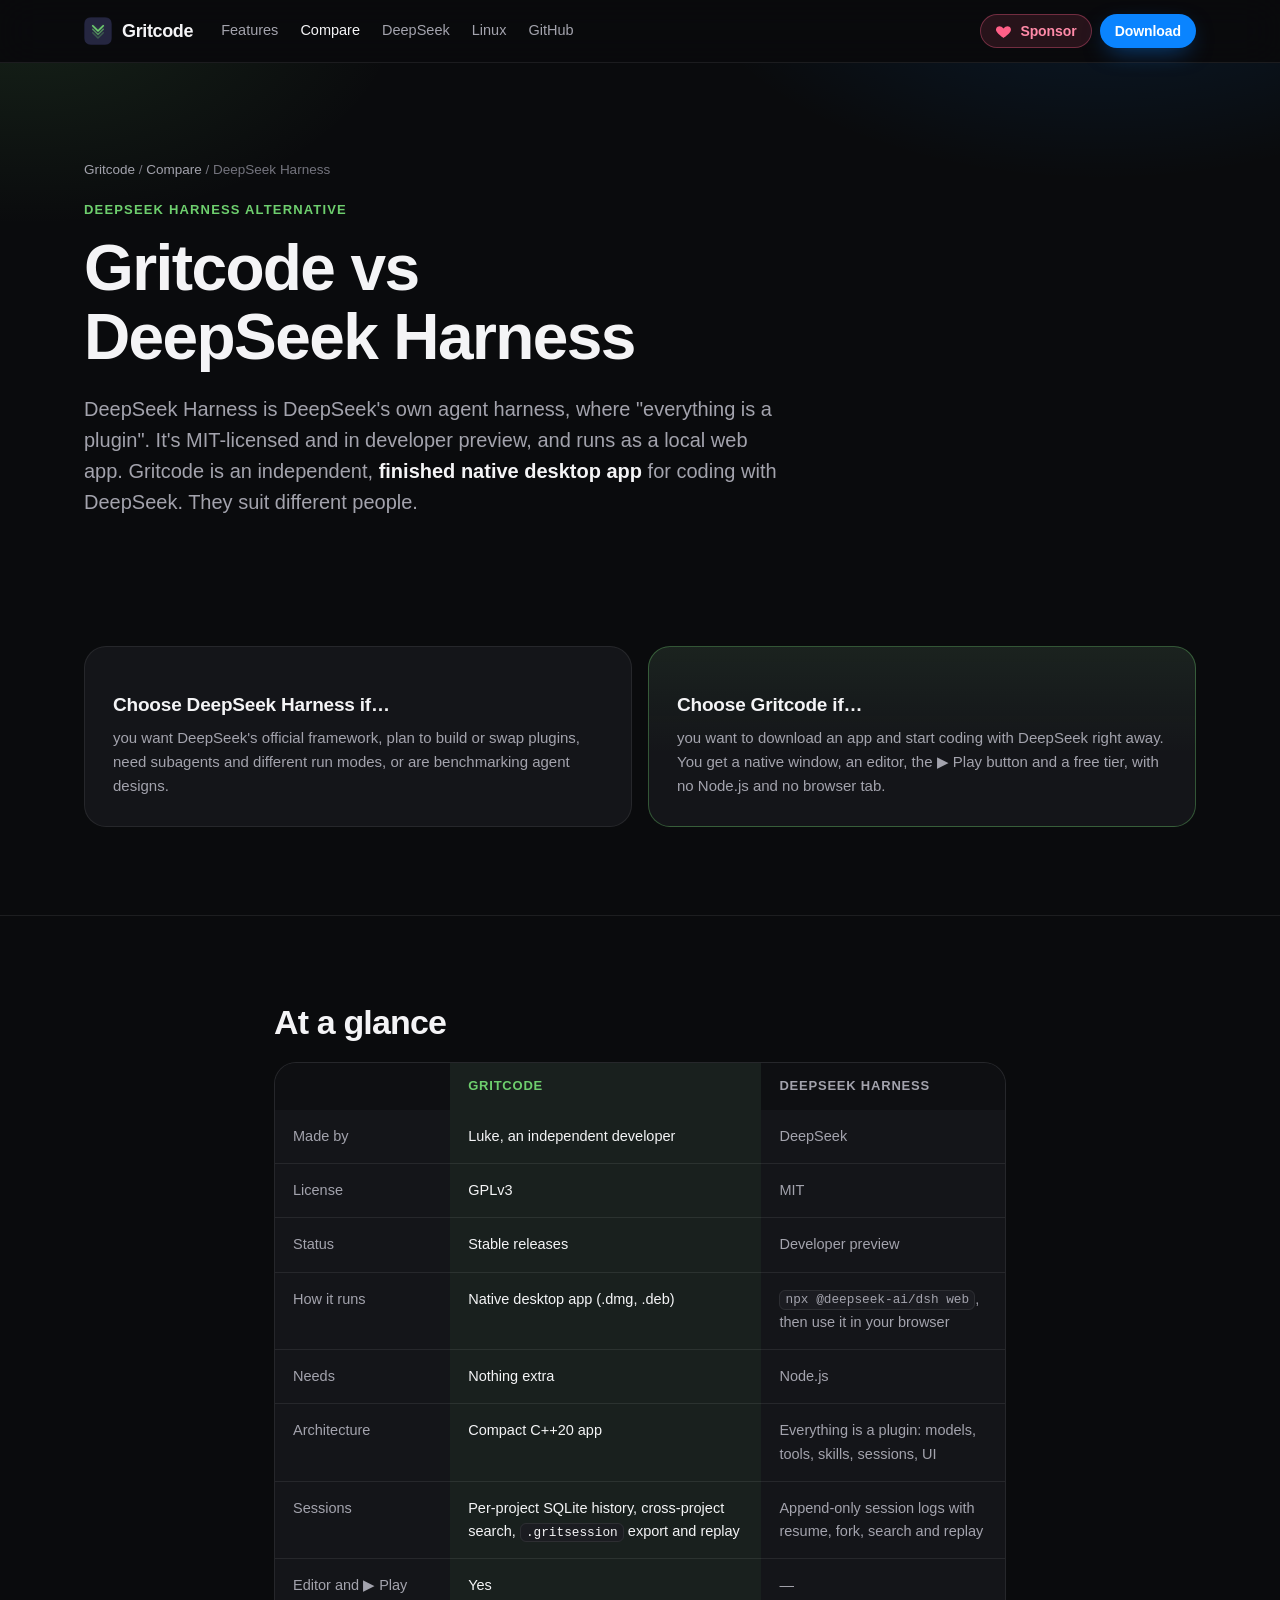
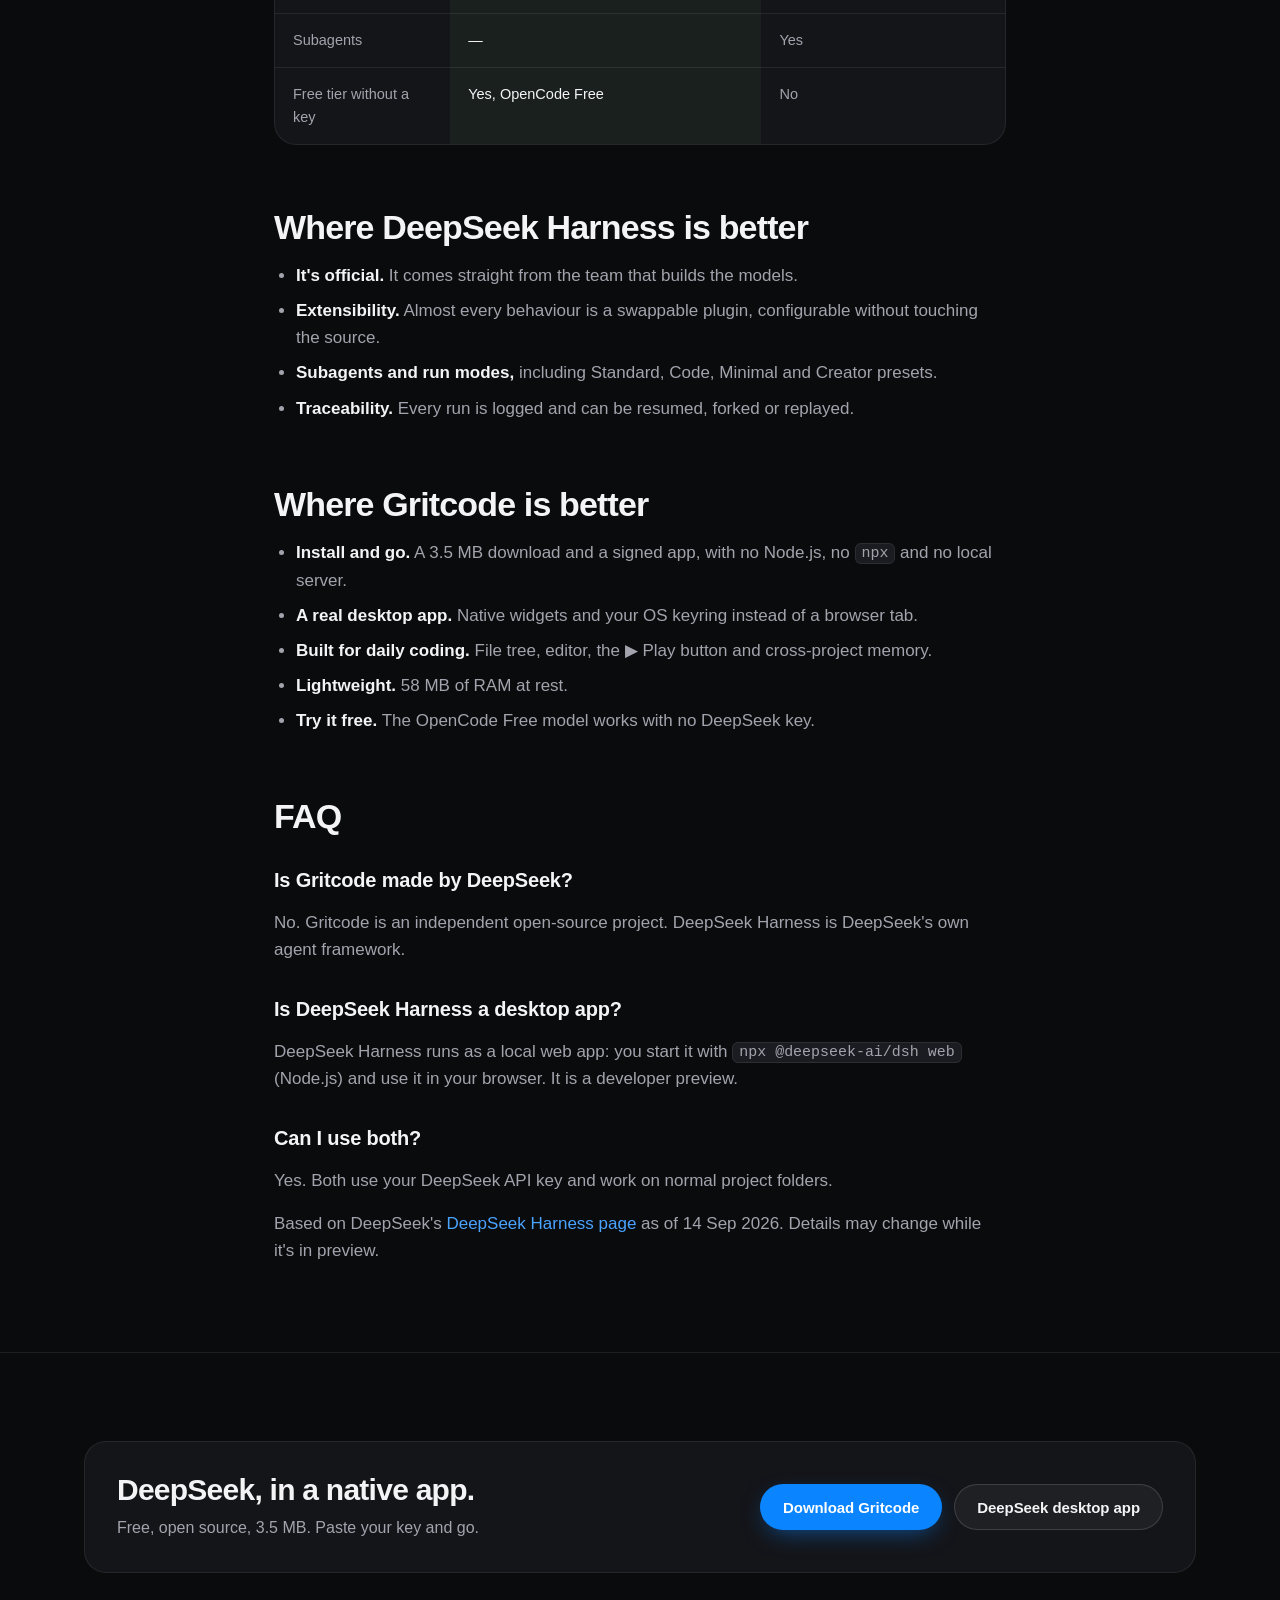
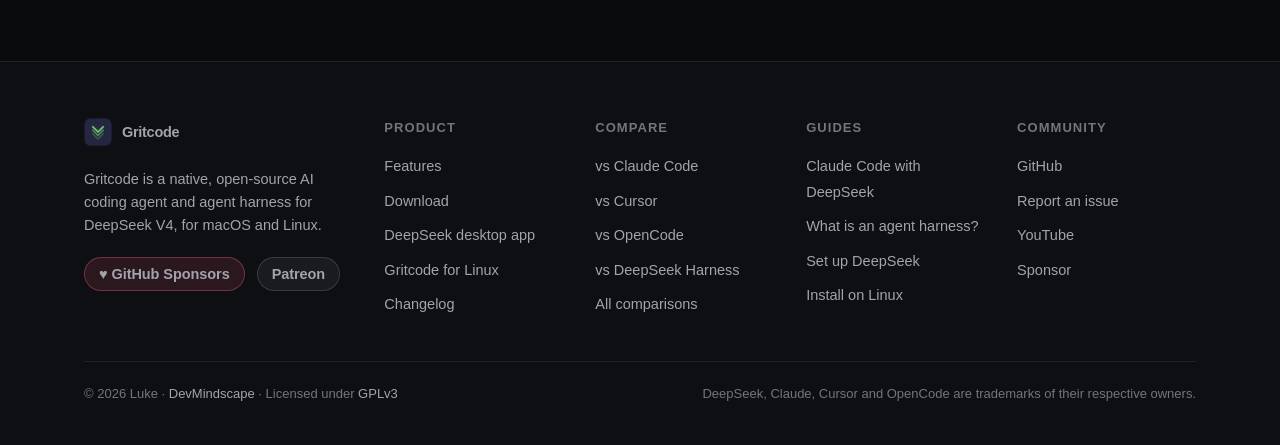
<file: compare/deepseek-harness/index.html>
<!DOCTYPE html>
<html lang="en">
<head>
<meta charset="utf-8">
<meta name="viewport" content="width=device-width, initial-scale=1">
<title>Gritcode vs DeepSeek Harness — Native Desktop Alternative</title>
<meta name="description" content="DeepSeek Harness is DeepSeek's plugin-based agent framework, run in the browser. Gritcode is a finished native desktop app for DeepSeek. How they compare.">
<link rel="canonical" href="https://gritcode.ai/compare/deepseek-harness/">
<meta property="og:type" content="article">
<meta property="og:title" content="Gritcode vs DeepSeek Harness">
<meta property="og:description" content="DeepSeek's official plugin framework in the browser vs a finished native desktop app for DeepSeek.">
<meta property="og:url" content="https://gritcode.ai/compare/deepseek-harness/">
<meta name="theme-color" content="#0a0b0d">
<link rel="icon" href="../../assets/favicon.svg" type="image/svg+xml">
<link rel="icon" href="../../assets/favicon-32.png" sizes="32x32" type="image/png">
<link rel="apple-touch-icon" href="../../assets/apple-touch-icon.png">
<meta property="og:site_name" content="Gritcode">
<meta property="og:image" content="https://gritcode.ai/assets/og.png">
<meta property="og:image:width" content="1200">
<meta property="og:image:height" content="630">
<meta name="twitter:card" content="summary_large_image">
<meta name="twitter:image" content="https://gritcode.ai/assets/og.png">
<link rel="stylesheet" href="../../assets/site.css?v=2">
<script type="application/ld+json">
{"@context":"https://schema.org","@graph":[
 {"@type":"BreadcrumbList","itemListElement":[
  {"@type":"ListItem","position":1,"name":"Gritcode","item":"https://gritcode.ai/"},
  {"@type":"ListItem","position":2,"name":"Compare","item":"https://gritcode.ai/compare/"},
  {"@type":"ListItem","position":3,"name":"Gritcode vs DeepSeek Harness","item":"https://gritcode.ai/compare/deepseek-harness/"}]},
 {"@type":"Article","headline":"Gritcode vs DeepSeek Harness","datePublished":"2026-09-14","dateModified":"2026-09-14",
  "author":{"@type":"Person","name":"Luke","url":"https://devmindscape.com"},"image":"https://gritcode.ai/assets/og.png","mainEntityOfPage":"https://gritcode.ai/compare/deepseek-harness/"},
 {"@type":"FAQPage","mainEntity":[
  {"@type":"Question","name":"Is Gritcode made by DeepSeek?","acceptedAnswer":{"@type":"Answer","text":"No. Gritcode is an independent open-source project. DeepSeek Harness is DeepSeek's own agent framework."}},
  {"@type":"Question","name":"Is DeepSeek Harness a desktop app?","acceptedAnswer":{"@type":"Answer","text":"DeepSeek Harness runs as a local web app: you start it with npx @deepseek-ai/dsh web (Node.js) and use it in your browser. It is a developer preview."}},
  {"@type":"Question","name":"Can I use both?","acceptedAnswer":{"@type":"Answer","text":"Yes. Both use your DeepSeek API key and work on normal project folders."}}
 ]}
]}
</script>
</head>
<body>
<a class="skip" href="#main">Skip to content</a>
<header class="nav">
  <div class="wrap nav-in">
    <a class="brand" href="../../" aria-label="Gritcode home"><img src="../../assets/favicon.svg" alt="" width="28" height="28"><span>Gritcode</span></a>
    <nav class="links" aria-label="Main">
      <a href="../../features/">Features</a>
      <a href="../../compare/" aria-current="page">Compare</a>
      <a href="../../deepseek/">DeepSeek</a>
      <a href="../../linux/">Linux</a>
      <a href="https://github.com/lszl84/gritcode" rel="noopener">GitHub</a>
    </nav>
    <div class="nav-cta">
      <a class="btn btn-sponsor btn-sm" href="../../sponsor/"><svg width="20" height="20" viewBox="0 0 24 24" fill="currentColor" aria-hidden="true"><path d="M12 21s-7.5-4.6-10-9.3C.4 8.5 2.3 4.5 6.2 4.5c2.2 0 3.8 1.2 5.8 3.4 2-2.2 3.6-3.4 5.8-3.4 3.9 0 5.8 4 4.2 7.2C19.5 16.4 12 21 12 21z"/></svg>Sponsor</a>
      <a class="btn btn-primary btn-sm" href="../../#download">Download</a>
    </div>
  </div>
</header>

<main id="main">
<section class="page-hero">
  <div class="wrap">
    <div class="crumbs"><a href="../../">Gritcode</a> / <a href="../../compare/">Compare</a> / DeepSeek Harness</div>
    <span class="eyebrow">DeepSeek Harness alternative</span>
    <h1>Gritcode vs DeepSeek Harness</h1>
    <p class="lead">DeepSeek Harness is DeepSeek's own agent harness, where "everything is a plugin". It's MIT-licensed and in developer preview, and runs as a local web app. Gritcode is an independent, <strong>finished native desktop app</strong> for coding with DeepSeek. They suit different people.</p>
  </div>
</section>

<section class="section tight" style="border-top:0">
  <div class="wrap">
    <h2 class="sr-only">Quick verdict</h2>
    <div class="verdicts">
      <div class="card">
        <h3>Choose DeepSeek Harness if…</h3>
        <p>you want DeepSeek's official framework, plan to build or swap plugins, need subagents and different run modes, or are benchmarking agent designs.</p>
      </div>
      <div class="card hl">
        <h3>Choose Gritcode if…</h3>
        <p>you want to download an app and start coding with DeepSeek right away. You get a native window, an editor, the ▶&nbsp;Play button and a free tier, with no Node.js and no browser tab.</p>
      </div>
    </div>
  </div>
</section>

<section class="section tight">
  <div class="wrap prose">
    <h2>At a glance</h2>
    <div class="table-wrap">
      <table>
        <thead><tr><th scope="col"></th><th scope="col" class="me">Gritcode</th><th scope="col">DeepSeek Harness</th></tr></thead>
        <tbody>
          <tr><th scope="row">Made by</th><td class="me">Luke, an independent developer</td><td>DeepSeek</td></tr>
          <tr><th scope="row">License</th><td class="me">GPLv3</td><td>MIT</td></tr>
          <tr><th scope="row">Status</th><td class="me">Stable releases</td><td>Developer preview</td></tr>
          <tr><th scope="row">How it runs</th><td class="me">Native desktop app (.dmg, .deb)</td><td><code>npx @deepseek-ai/dsh web</code>, then use it in your browser</td></tr>
          <tr><th scope="row">Needs</th><td class="me">Nothing extra</td><td>Node.js</td></tr>
          <tr><th scope="row">Architecture</th><td class="me">Compact C++20 app</td><td>Everything is a plugin: models, tools, skills, sessions, UI</td></tr>
          <tr><th scope="row">Sessions</th><td class="me">Per-project SQLite history, cross-project search, <code>.gritsession</code> export and replay</td><td>Append-only session logs with resume, fork, search and replay</td></tr>
          <tr><th scope="row">Editor and ▶ Play</th><td class="me">Yes</td><td>—</td></tr>
          <tr><th scope="row">Subagents</th><td class="me">—</td><td>Yes</td></tr>
          <tr><th scope="row">Free tier without a key</th><td class="me">Yes, OpenCode Free</td><td>No</td></tr>
        </tbody>
      </table>
    </div>

    <h2>Where DeepSeek Harness is better</h2>
    <ul>
      <li><strong>It's official.</strong> It comes straight from the team that builds the models.</li>
      <li><strong>Extensibility.</strong> Almost every behaviour is a swappable plugin, configurable without touching the source.</li>
      <li><strong>Subagents and run modes,</strong> including Standard, Code, Minimal and Creator presets.</li>
      <li><strong>Traceability.</strong> Every run is logged and can be resumed, forked or replayed.</li>
    </ul>

    <h2>Where Gritcode is better</h2>
    <ul>
      <li><strong>Install and go.</strong> A 3.5&nbsp;MB download and a signed app, with no Node.js, no <code>npx</code> and no local server.</li>
      <li><strong>A real desktop app.</strong> Native widgets and your OS keyring instead of a browser tab.</li>
      <li><strong>Built for daily coding.</strong> File tree, editor, the ▶&nbsp;Play button and cross-project memory.</li>
      <li><strong>Lightweight.</strong> 58&nbsp;MB of RAM at rest.</li>
      <li><strong>Try it free.</strong> The OpenCode Free model works with no DeepSeek key.</li>
    </ul>

    <h2>FAQ</h2>
    <h3>Is Gritcode made by DeepSeek?</h3>
    <p>No. Gritcode is an independent open-source project. DeepSeek Harness is DeepSeek's own agent framework.</p>
    <h3>Is DeepSeek Harness a desktop app?</h3>
    <p>DeepSeek Harness runs as a local web app: you start it with <code>npx @deepseek-ai/dsh web</code> (Node.js) and use it in your browser. It is a developer preview.</p>
    <h3>Can I use both?</h3>
    <p>Yes. Both use your DeepSeek API key and work on normal project folders.</p>
    <p class="table-note">Based on DeepSeek's <a href="https://www.deepseek.com/harness/en/" rel="noopener">DeepSeek Harness page</a> as of 14 Sep 2026. Details may change while it's in preview.</p>
  </div>
</section>

<section class="section tight">
  <div class="wrap">
    <div class="cta-band">
      <div>
        <h2>DeepSeek, in a native app.</h2>
        <p>Free, open source, 3.5&nbsp;MB. Paste your key and go.</p>
      </div>
      <div class="cta-row">
        <a class="btn btn-primary" href="../../#download">Download Gritcode</a>
        <a class="btn btn-ghost" href="../../deepseek/">DeepSeek desktop app</a>
      </div>
    </div>
  </div>
</section>
</main>

<footer class="footer">
  <div class="wrap">
    <div class="foot-grid">
      <div class="foot-brand">
        <a class="brand" href="../../"><img src="../../assets/favicon.svg" alt="" width="28" height="28"><span>Gritcode</span></a>
        <p>Gritcode is a native, open-source AI coding agent and agent harness for DeepSeek V4, for macOS and Linux.</p>
        <div class="cta-row">
          <a class="btn btn-sponsor btn-sm" href="https://github.com/sponsors/lszl84" rel="noopener">♥ GitHub Sponsors</a>
          <a class="btn btn-ghost btn-sm" href="https://patreon.com/LukeDevMindscape" rel="noopener">Patreon</a>
        </div>
      </div>
      <div>
        <h4>Product</h4>
        <ul>
          <li><a href="../../features/">Features</a></li>
          <li><a href="../../#download">Download</a></li>
          <li><a href="../../deepseek/">DeepSeek desktop app</a></li>
          <li><a href="../../linux/">Gritcode for Linux</a></li>
          <li><a href="https://github.com/lszl84/gritcode/releases" rel="noopener">Changelog</a></li>
        </ul>
      </div>
      <div>
        <h4>Compare</h4>
        <ul>
          <li><a href="../../compare/claude-code/">vs Claude Code</a></li>
          <li><a href="../../compare/cursor/">vs Cursor</a></li>
          <li><a href="../../compare/opencode/">vs OpenCode</a></li>
          <li><a href="../../compare/deepseek-harness/">vs DeepSeek Harness</a></li>
          <li><a href="../../compare/">All comparisons</a></li>
        </ul>
      </div>
      <div>
        <h4>Guides</h4>
        <ul>
          <li><a href="../../claude-code-deepseek/">Claude Code with DeepSeek</a></li>
          <li><a href="../../agent-harness/">What is an agent harness?</a></li>
          <li><a href="../../deepseek/#setup">Set up DeepSeek</a></li>
          <li><a href="../../linux/#install">Install on Linux</a></li>
        </ul>
      </div>
      <div>
        <h4>Community</h4>
        <ul>
          <li><a href="https://github.com/lszl84/gritcode" rel="noopener">GitHub</a></li>
          <li><a href="https://github.com/lszl84/gritcode/issues" rel="noopener">Report an issue</a></li>
          <li><a href="https://youtube.com/@devmindscapetutorials" rel="noopener">YouTube</a></li>
          <li><a href="../../sponsor/">Sponsor</a></li>
        </ul>
      </div>
    </div>
    <div class="fine">
      <span>© 2026 Luke · <a href="https://devmindscape.com" rel="noopener">DevMindscape</a> · Licensed under <a href="https://github.com/lszl84/gritcode/blob/main/LICENSE" rel="noopener">GPLv3</a></span>
      <span>DeepSeek, Claude, Cursor and OpenCode are trademarks of their respective owners.</span>
    </div>
  </div>
</footer>

<div class="toast" id="thanks" role="status" hidden>
  <button class="x" type="button" aria-label="Close">×</button>
  <p><b>Thanks for downloading Gritcode!</b> It's free and built by one developer. If it saves you time, please consider sponsoring.</p>
  <div class="cta-row">
    <a class="btn btn-sponsor btn-sm" href="https://github.com/sponsors/lszl84" rel="noopener">♥ GitHub Sponsors</a>
    <a class="btn btn-patreon btn-sm" href="https://patreon.com/LukeDevMindscape" rel="noopener">Patreon</a>
  </div>
</div>
<script src="../../assets/site.js?v=3" defer></script>
</body>
</html>
</file>
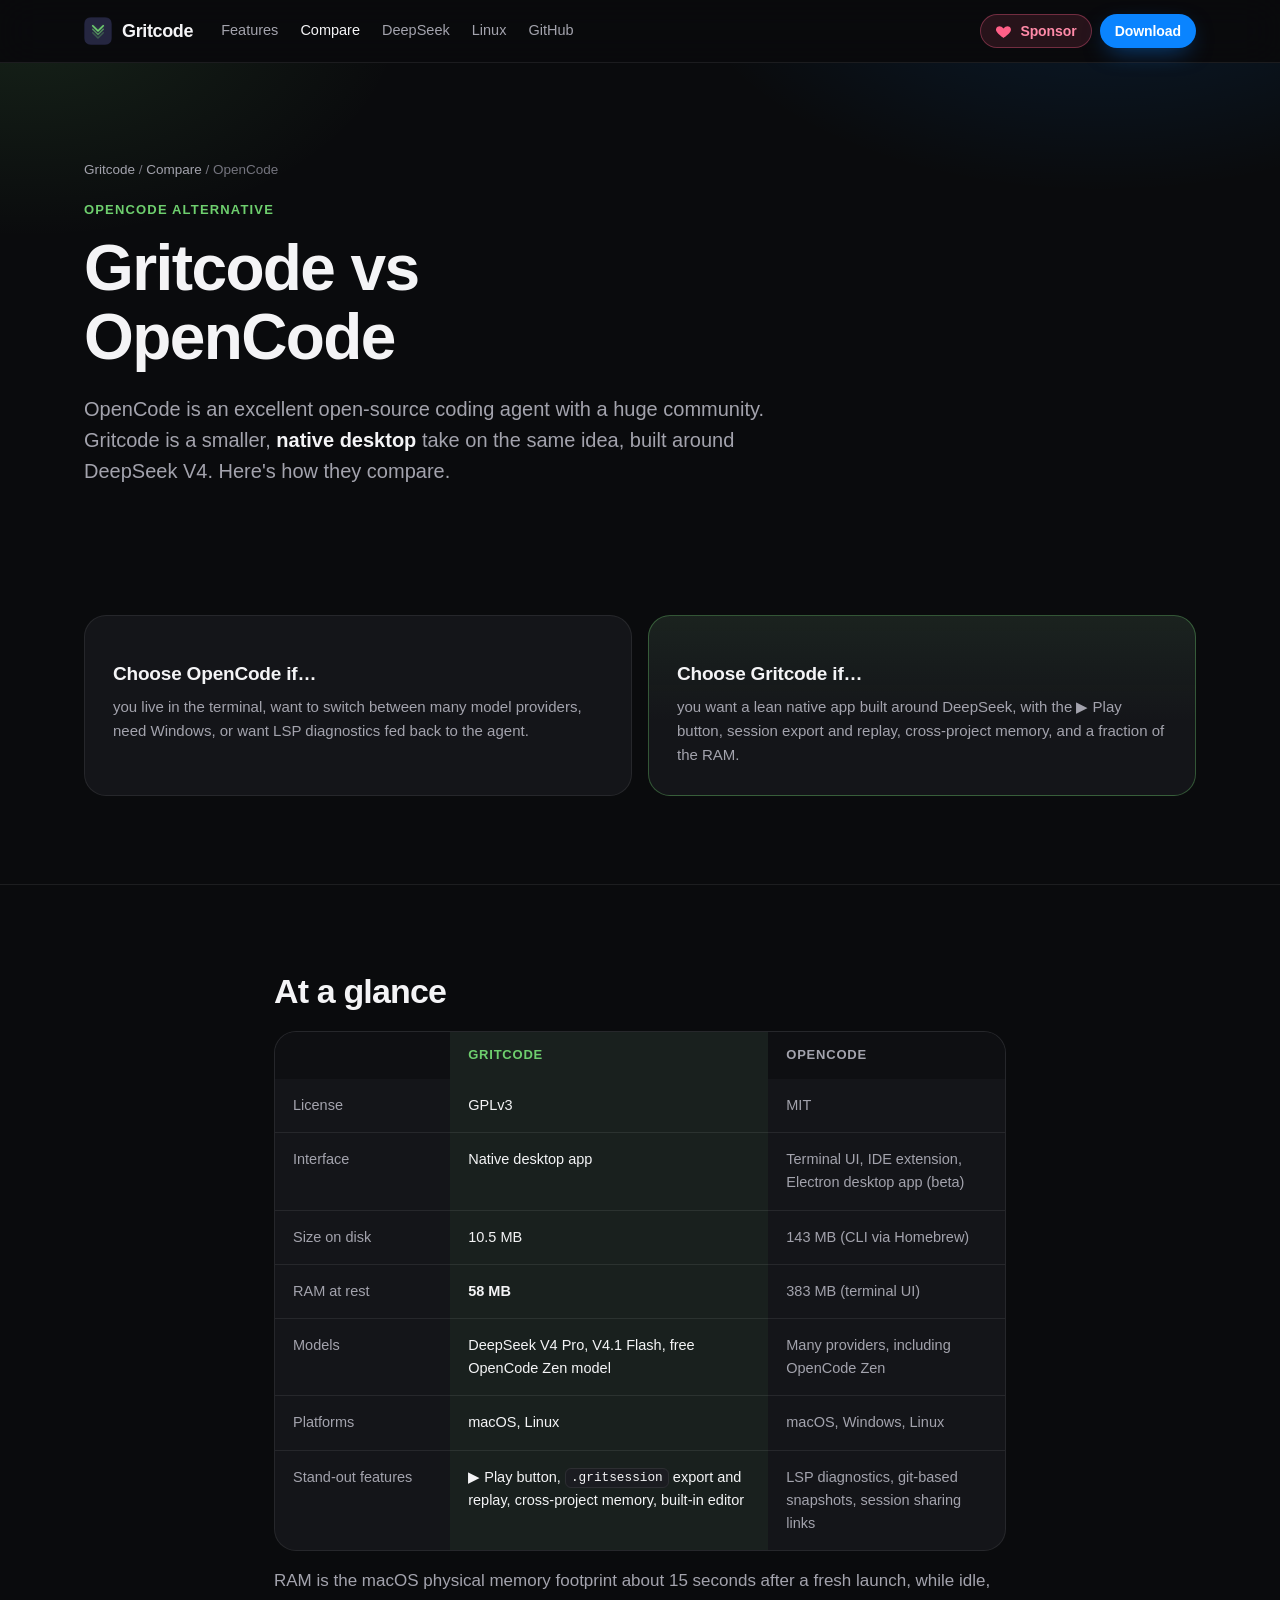
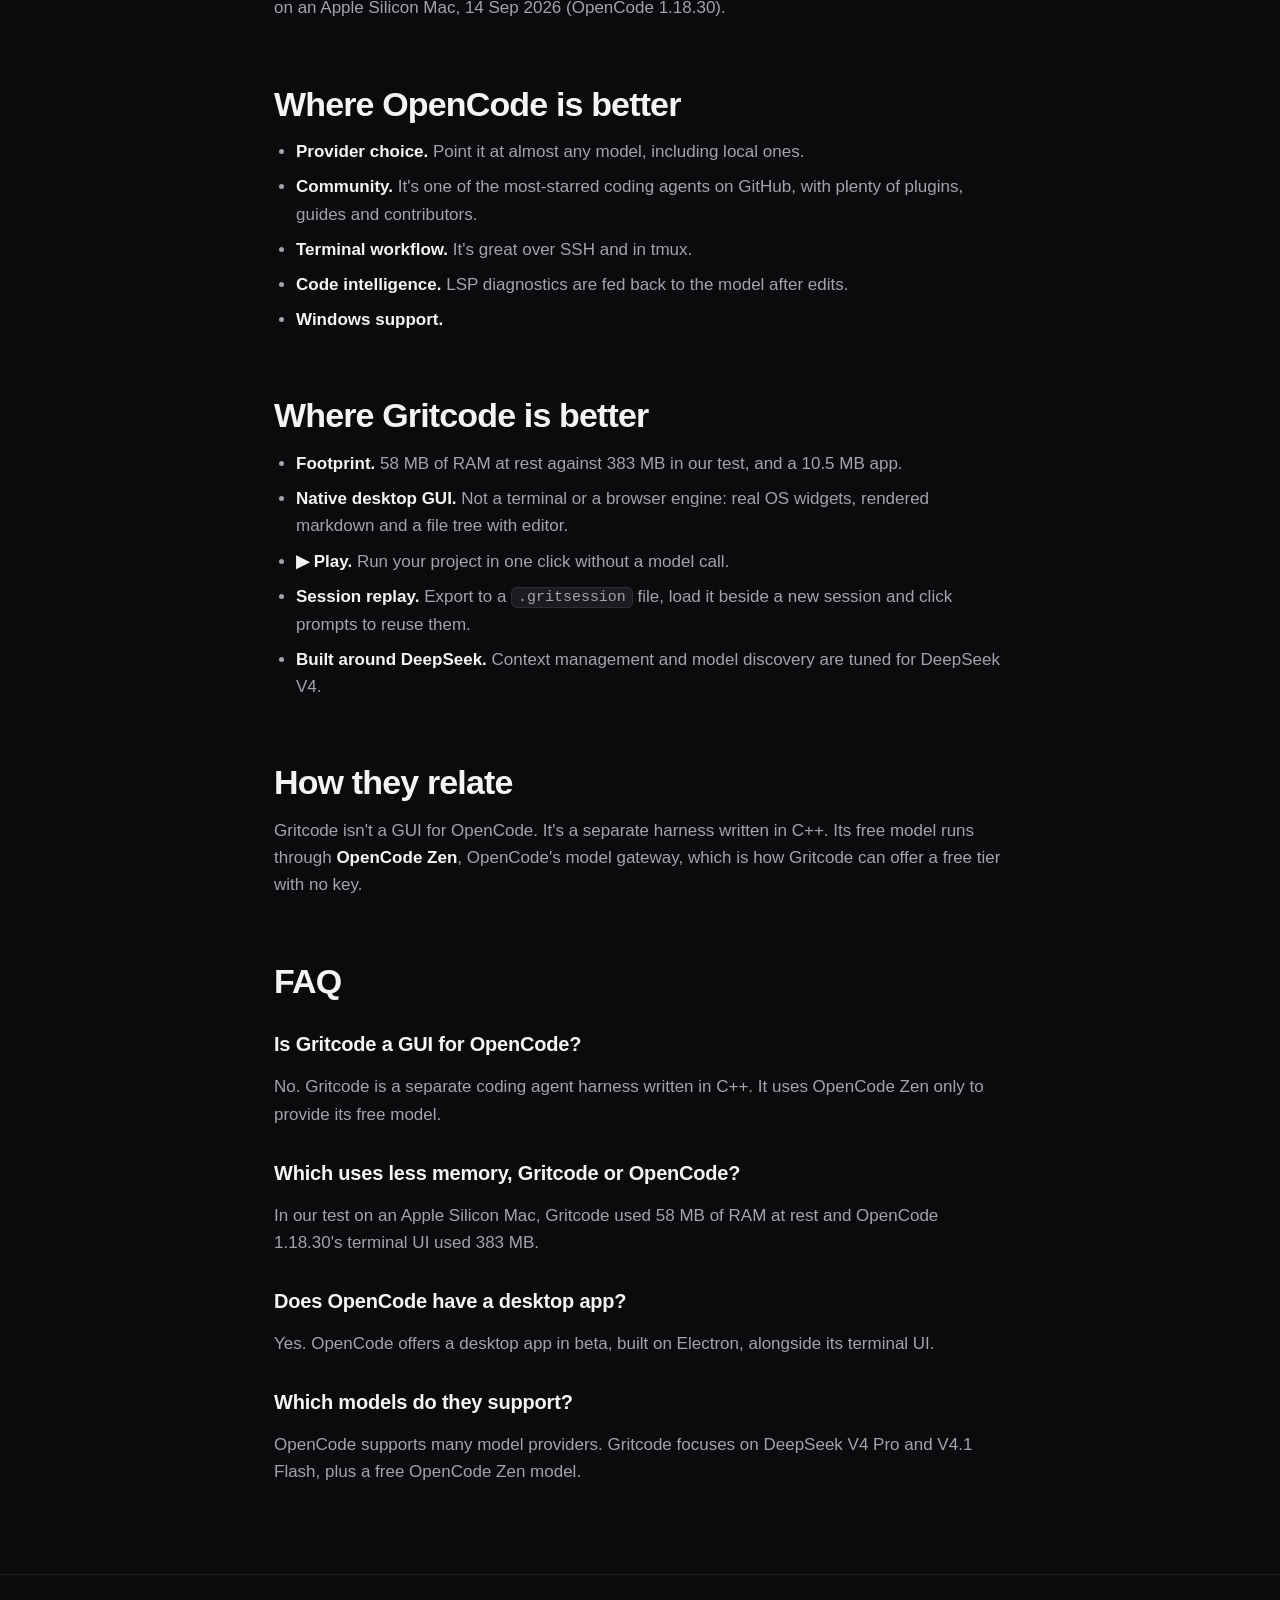
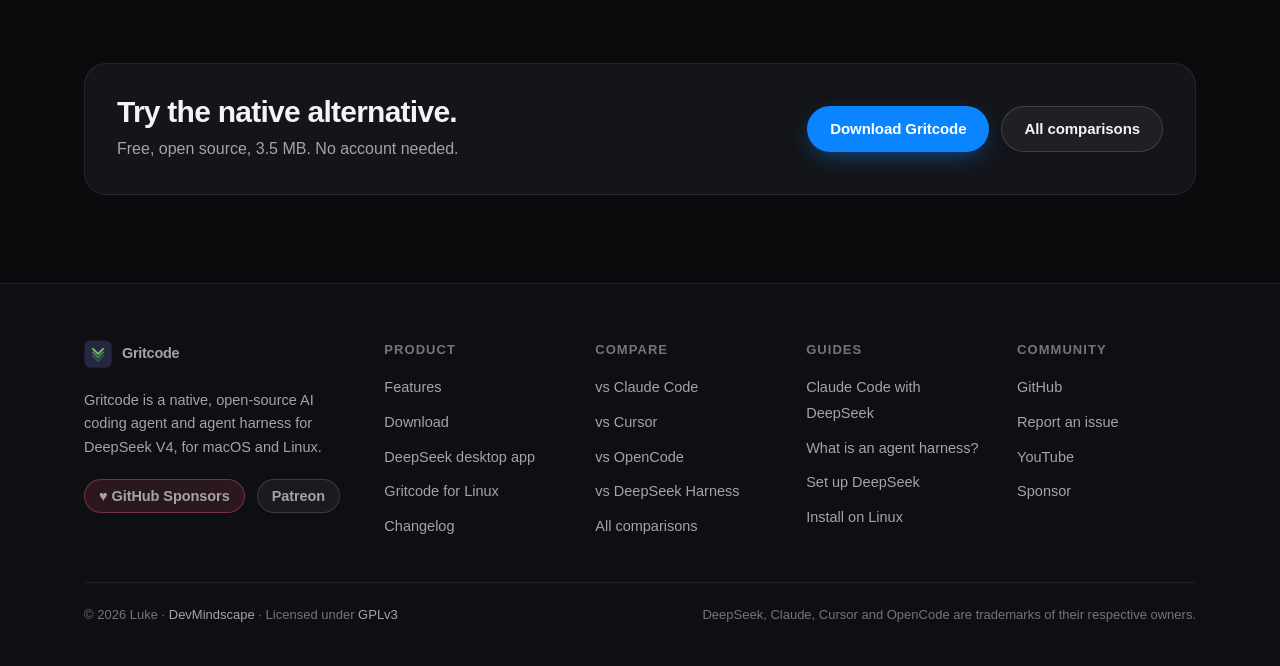
<file: compare/opencode/index.html>
<!DOCTYPE html>
<html lang="en">
<head>
<meta charset="utf-8">
<meta name="viewport" content="width=device-width, initial-scale=1">
<title>Gritcode vs OpenCode — Native OpenCode Alternative with a GUI</title>
<meta name="description" content="Gritcode vs OpenCode: two open-source coding agents. Gritcode is native and uses 58 MB of RAM vs 383 MB for OpenCode's terminal UI, plus Play and replay.">
<link rel="canonical" href="https://gritcode.ai/compare/opencode/">
<meta property="og:type" content="article">
<meta property="og:title" content="Gritcode vs OpenCode">
<meta property="og:description" content="Two open-source coding agents: native desktop vs terminal-first. Measured RAM, features and honest trade-offs.">
<meta property="og:url" content="https://gritcode.ai/compare/opencode/">
<meta name="theme-color" content="#0a0b0d">
<link rel="icon" href="../../assets/favicon.svg" type="image/svg+xml">
<link rel="icon" href="../../assets/favicon-32.png" sizes="32x32" type="image/png">
<link rel="apple-touch-icon" href="../../assets/apple-touch-icon.png">
<meta property="og:site_name" content="Gritcode">
<meta property="og:image" content="https://gritcode.ai/assets/og.png">
<meta property="og:image:width" content="1200">
<meta property="og:image:height" content="630">
<meta name="twitter:card" content="summary_large_image">
<meta name="twitter:image" content="https://gritcode.ai/assets/og.png">
<link rel="stylesheet" href="../../assets/site.css?v=2">
<script type="application/ld+json">
{"@context":"https://schema.org","@graph":[
 {"@type":"BreadcrumbList","itemListElement":[
  {"@type":"ListItem","position":1,"name":"Gritcode","item":"https://gritcode.ai/"},
  {"@type":"ListItem","position":2,"name":"Compare","item":"https://gritcode.ai/compare/"},
  {"@type":"ListItem","position":3,"name":"Gritcode vs OpenCode","item":"https://gritcode.ai/compare/opencode/"}]},
 {"@type":"Article","headline":"Gritcode vs OpenCode","datePublished":"2026-09-14","dateModified":"2026-09-14",
  "author":{"@type":"Person","name":"Luke","url":"https://devmindscape.com"},"image":"https://gritcode.ai/assets/og.png","mainEntityOfPage":"https://gritcode.ai/compare/opencode/"},
 {"@type":"FAQPage","mainEntity":[
  {"@type":"Question","name":"Is Gritcode a GUI for OpenCode?","acceptedAnswer":{"@type":"Answer","text":"No. Gritcode is a separate coding agent harness written in C++. It uses OpenCode Zen only to provide its free model."}},
  {"@type":"Question","name":"Which uses less memory, Gritcode or OpenCode?","acceptedAnswer":{"@type":"Answer","text":"In our test on an Apple Silicon Mac, Gritcode used 58 MB of RAM at rest and OpenCode 1.18.30's terminal UI used 383 MB."}},
  {"@type":"Question","name":"Does OpenCode have a desktop app?","acceptedAnswer":{"@type":"Answer","text":"Yes. OpenCode offers a desktop app in beta, built on Electron, alongside its terminal UI."}},
  {"@type":"Question","name":"Which models do they support?","acceptedAnswer":{"@type":"Answer","text":"OpenCode supports many model providers. Gritcode focuses on DeepSeek V4 Pro and V4.1 Flash, plus a free OpenCode Zen model."}}
 ]}
]}
</script>
</head>
<body>
<a class="skip" href="#main">Skip to content</a>
<header class="nav">
  <div class="wrap nav-in">
    <a class="brand" href="../../" aria-label="Gritcode home"><img src="../../assets/favicon.svg" alt="" width="28" height="28"><span>Gritcode</span></a>
    <nav class="links" aria-label="Main">
      <a href="../../features/">Features</a>
      <a href="../../compare/" aria-current="page">Compare</a>
      <a href="../../deepseek/">DeepSeek</a>
      <a href="../../linux/">Linux</a>
      <a href="https://github.com/lszl84/gritcode" rel="noopener">GitHub</a>
    </nav>
    <div class="nav-cta">
      <a class="btn btn-sponsor btn-sm" href="../../sponsor/"><svg width="20" height="20" viewBox="0 0 24 24" fill="currentColor" aria-hidden="true"><path d="M12 21s-7.5-4.6-10-9.3C.4 8.5 2.3 4.5 6.2 4.5c2.2 0 3.8 1.2 5.8 3.4 2-2.2 3.6-3.4 5.8-3.4 3.9 0 5.8 4 4.2 7.2C19.5 16.4 12 21 12 21z"/></svg>Sponsor</a>
      <a class="btn btn-primary btn-sm" href="../../#download">Download</a>
    </div>
  </div>
</header>

<main id="main">
<section class="page-hero">
  <div class="wrap">
    <div class="crumbs"><a href="../../">Gritcode</a> / <a href="../../compare/">Compare</a> / OpenCode</div>
    <span class="eyebrow">OpenCode alternative</span>
    <h1>Gritcode vs OpenCode</h1>
    <p class="lead">OpenCode is an excellent open-source coding agent with a huge community. Gritcode is a smaller, <strong>native desktop</strong> take on the same idea, built around DeepSeek V4. Here's how they compare.</p>
  </div>
</section>

<section class="section tight" style="border-top:0">
  <div class="wrap">
    <h2 class="sr-only">Quick verdict</h2>
    <div class="verdicts">
      <div class="card">
        <h3>Choose OpenCode if…</h3>
        <p>you live in the terminal, want to switch between many model providers, need Windows, or want LSP diagnostics fed back to the agent.</p>
      </div>
      <div class="card hl">
        <h3>Choose Gritcode if…</h3>
        <p>you want a lean native app built around DeepSeek, with the ▶&nbsp;Play button, session export and replay, cross-project memory, and a fraction of the RAM.</p>
      </div>
    </div>
  </div>
</section>

<section class="section tight">
  <div class="wrap prose">
    <h2>At a glance</h2>
    <div class="table-wrap">
      <table>
        <thead><tr><th scope="col"></th><th scope="col" class="me">Gritcode</th><th scope="col">OpenCode</th></tr></thead>
        <tbody>
          <tr><th scope="row">License</th><td class="me">GPLv3</td><td>MIT</td></tr>
          <tr><th scope="row">Interface</th><td class="me">Native desktop app</td><td>Terminal UI, IDE extension, Electron desktop app (beta)</td></tr>
          <tr><th scope="row">Size on disk</th><td class="me">10.5 MB</td><td>143 MB (CLI via Homebrew)</td></tr>
          <tr><th scope="row">RAM at rest</th><td class="me"><b>58 MB</b></td><td>383 MB (terminal UI)</td></tr>
          <tr><th scope="row">Models</th><td class="me">DeepSeek V4 Pro, V4.1 Flash, free OpenCode Zen model</td><td>Many providers, including OpenCode Zen</td></tr>
          <tr><th scope="row">Platforms</th><td class="me">macOS, Linux</td><td>macOS, Windows, Linux</td></tr>
          <tr><th scope="row">Stand-out features</th><td class="me">▶ Play button, <code>.gritsession</code> export and replay, cross-project memory, built-in editor</td><td>LSP diagnostics, git-based snapshots, session sharing links</td></tr>
        </tbody>
      </table>
    </div>
    <p class="table-note">RAM is the macOS physical memory footprint about 15 seconds after a fresh launch, while idle, on an Apple Silicon Mac, 14 Sep 2026 (OpenCode 1.18.30).</p>

    <h2>Where OpenCode is better</h2>
    <ul>
      <li><strong>Provider choice.</strong> Point it at almost any model, including local ones.</li>
      <li><strong>Community.</strong> It's one of the most-starred coding agents on GitHub, with plenty of plugins, guides and contributors.</li>
      <li><strong>Terminal workflow.</strong> It's great over SSH and in tmux.</li>
      <li><strong>Code intelligence.</strong> LSP diagnostics are fed back to the model after edits.</li>
      <li><strong>Windows support.</strong></li>
    </ul>

    <h2>Where Gritcode is better</h2>
    <ul>
      <li><strong>Footprint.</strong> 58&nbsp;MB of RAM at rest against 383&nbsp;MB in our test, and a 10.5&nbsp;MB app.</li>
      <li><strong>Native desktop GUI.</strong> Not a terminal or a browser engine: real OS widgets, rendered markdown and a file tree with editor.</li>
      <li><strong>▶ Play.</strong> Run your project in one click without a model call.</li>
      <li><strong>Session replay.</strong> Export to a <code>.gritsession</code> file, load it beside a new session and click prompts to reuse them.</li>
      <li><strong>Built around DeepSeek.</strong> Context management and model discovery are tuned for DeepSeek V4.</li>
    </ul>

    <h2>How they relate</h2>
    <p>Gritcode isn't a GUI for OpenCode. It's a separate harness written in C++. Its free model runs through <strong>OpenCode Zen</strong>, OpenCode's model gateway, which is how Gritcode can offer a free tier with no key.</p>

    <h2>FAQ</h2>
    <h3>Is Gritcode a GUI for OpenCode?</h3>
    <p>No. Gritcode is a separate coding agent harness written in C++. It uses OpenCode Zen only to provide its free model.</p>
    <h3>Which uses less memory, Gritcode or OpenCode?</h3>
    <p>In our test on an Apple Silicon Mac, Gritcode used 58&nbsp;MB of RAM at rest and OpenCode 1.18.30's terminal UI used 383&nbsp;MB.</p>
    <h3>Does OpenCode have a desktop app?</h3>
    <p>Yes. OpenCode offers a desktop app in beta, built on Electron, alongside its terminal UI.</p>
    <h3>Which models do they support?</h3>
    <p>OpenCode supports many model providers. Gritcode focuses on DeepSeek V4 Pro and V4.1 Flash, plus a free OpenCode Zen model.</p>
  </div>
</section>

<section class="section tight">
  <div class="wrap">
    <div class="cta-band">
      <div>
        <h2>Try the native alternative.</h2>
        <p>Free, open source, 3.5&nbsp;MB. No account needed.</p>
      </div>
      <div class="cta-row">
        <a class="btn btn-primary" href="../../#download">Download Gritcode</a>
        <a class="btn btn-ghost" href="../../compare/">All comparisons</a>
      </div>
    </div>
  </div>
</section>
</main>

<footer class="footer">
  <div class="wrap">
    <div class="foot-grid">
      <div class="foot-brand">
        <a class="brand" href="../../"><img src="../../assets/favicon.svg" alt="" width="28" height="28"><span>Gritcode</span></a>
        <p>Gritcode is a native, open-source AI coding agent and agent harness for DeepSeek V4, for macOS and Linux.</p>
        <div class="cta-row">
          <a class="btn btn-sponsor btn-sm" href="https://github.com/sponsors/lszl84" rel="noopener">♥ GitHub Sponsors</a>
          <a class="btn btn-ghost btn-sm" href="https://patreon.com/LukeDevMindscape" rel="noopener">Patreon</a>
        </div>
      </div>
      <div>
        <h4>Product</h4>
        <ul>
          <li><a href="../../features/">Features</a></li>
          <li><a href="../../#download">Download</a></li>
          <li><a href="../../deepseek/">DeepSeek desktop app</a></li>
          <li><a href="../../linux/">Gritcode for Linux</a></li>
          <li><a href="https://github.com/lszl84/gritcode/releases" rel="noopener">Changelog</a></li>
        </ul>
      </div>
      <div>
        <h4>Compare</h4>
        <ul>
          <li><a href="../../compare/claude-code/">vs Claude Code</a></li>
          <li><a href="../../compare/cursor/">vs Cursor</a></li>
          <li><a href="../../compare/opencode/">vs OpenCode</a></li>
          <li><a href="../../compare/deepseek-harness/">vs DeepSeek Harness</a></li>
          <li><a href="../../compare/">All comparisons</a></li>
        </ul>
      </div>
      <div>
        <h4>Guides</h4>
        <ul>
          <li><a href="../../claude-code-deepseek/">Claude Code with DeepSeek</a></li>
          <li><a href="../../agent-harness/">What is an agent harness?</a></li>
          <li><a href="../../deepseek/#setup">Set up DeepSeek</a></li>
          <li><a href="../../linux/#install">Install on Linux</a></li>
        </ul>
      </div>
      <div>
        <h4>Community</h4>
        <ul>
          <li><a href="https://github.com/lszl84/gritcode" rel="noopener">GitHub</a></li>
          <li><a href="https://github.com/lszl84/gritcode/issues" rel="noopener">Report an issue</a></li>
          <li><a href="https://youtube.com/@devmindscapetutorials" rel="noopener">YouTube</a></li>
          <li><a href="../../sponsor/">Sponsor</a></li>
        </ul>
      </div>
    </div>
    <div class="fine">
      <span>© 2026 Luke · <a href="https://devmindscape.com" rel="noopener">DevMindscape</a> · Licensed under <a href="https://github.com/lszl84/gritcode/blob/main/LICENSE" rel="noopener">GPLv3</a></span>
      <span>DeepSeek, Claude, Cursor and OpenCode are trademarks of their respective owners.</span>
    </div>
  </div>
</footer>

<div class="toast" id="thanks" role="status" hidden>
  <button class="x" type="button" aria-label="Close">×</button>
  <p><b>Thanks for downloading Gritcode!</b> It's free and built by one developer. If it saves you time, please consider sponsoring.</p>
  <div class="cta-row">
    <a class="btn btn-sponsor btn-sm" href="https://github.com/sponsors/lszl84" rel="noopener">♥ GitHub Sponsors</a>
    <a class="btn btn-patreon btn-sm" href="https://patreon.com/LukeDevMindscape" rel="noopener">Patreon</a>
  </div>
</div>
<script src="../../assets/site.js?v=3" defer></script>
</body>
</html>
</file>
<file: assets/site.css>
/* Gritcode — site styles. Dark, native-feeling, no frameworks. */
:root {
  --bg: #0a0b0d;
  --bg2: #0e0f12;
  --surface: #141519;
  --surface2: #1b1c21;
  --surface3: #25262c;
  --line: rgba(255, 255, 255, .08);
  --line2: rgba(255, 255, 255, .14);
  --text: #f4f4f6;
  --muted: #a3a3ad;
  --dim: #74747e;
  --blue: #0a84ff;
  --blue2: #4aa3ff;
  --green: #6ecf6e;
  --green-dim: rgba(110, 207, 110, .12);
  --pink: #ff5f87;
  --pink2: #ff8aa8;
  --pink-dim: rgba(255, 95, 135, .12);
  --r: 14px;
  --r2: 22px;
  --font: -apple-system, BlinkMacSystemFont, "SF Pro Text", "Segoe UI", Roboto, "Helvetica Neue", Arial, sans-serif;
  --display: -apple-system, BlinkMacSystemFont, "SF Pro Display", "Segoe UI", Roboto, "Helvetica Neue", Arial, sans-serif;
  --mono: ui-monospace, "SF Mono", SFMono-Regular, Menlo, Consolas, "Liberation Mono", monospace;
  color-scheme: dark;
}

*, *::before, *::after { box-sizing: border-box; }
html { -webkit-text-size-adjust: 100%; scroll-behavior: smooth; scroll-padding-top: 80px; }
body {
  margin: 0;
  background: var(--bg);
  color: var(--text);
  font: 16px/1.6 var(--font);
  -webkit-font-smoothing: antialiased;
  text-rendering: optimizeLegibility;
}
img, video, svg { max-width: 100%; }
img, video { height: auto; display: block; }
a { color: var(--blue2); text-decoration: none; }
a:hover { text-decoration: underline; }
::selection { background: rgba(10, 132, 255, .35); }
[hidden] { display: none !important; }

.wrap { max-width: 1160px; margin: 0 auto; padding-inline: 24px; }
@media (max-width: 600px) { .wrap { padding-inline: 18px; } }

h1, h2, h3 { font-family: var(--display); line-height: 1.08; letter-spacing: -.025em; margin: 0; }
h1 { font-size: clamp(40px, 6.6vw, 78px); font-weight: 750; }
h2 { font-size: clamp(30px, 4.2vw, 50px); font-weight: 700; }
h3 { font-size: 19px; letter-spacing: -.01em; line-height: 1.3; font-weight: 650; }
.h3-lg { font-size: clamp(26px, 3vw, 36px); letter-spacing: -.02em; line-height: 1.12; font-weight: 700; }
p { margin: 0; }
.lead { font-size: clamp(17px, 1.6vw, 20px); color: var(--muted); line-height: 1.55; }
.lead strong, .muted strong { color: var(--text); font-weight: 600; }
.muted { color: var(--muted); }
.dim { color: var(--dim); }
.eyebrow {
  display: block;
  font: 600 13px/1 var(--font);
  letter-spacing: .09em;
  text-transform: uppercase;
  color: var(--green);
  margin-bottom: 18px;
}
.eyebrow.pink { color: var(--pink2); }
.grad {
  background: linear-gradient(92deg, #fff 10%, #b9f1b9 55%, var(--green) 90%);
  -webkit-background-clip: text; background-clip: text; color: transparent;
}
code, kbd, pre { font-family: var(--mono); font-size: .88em; }
:not(pre) > code { background: var(--surface2); border: 1px solid var(--line); padding: .1em .4em; border-radius: 6px; }
kbd { background: var(--surface3); border: 1px solid var(--line2); border-bottom-width: 2px; padding: .05em .45em; border-radius: 6px; font-size: .82em; }
pre {
  background: var(--surface); border: 1px solid var(--line); border-radius: var(--r);
  padding: 18px 20px; overflow-x: auto; line-height: 1.6; color: #d4d4da; margin: 12px 0 0;
}
.sr-only { position: absolute; width: 1px; height: 1px; overflow: hidden; clip: rect(0 0 0 0); white-space: nowrap; }
.skip { position: absolute; left: -999px; top: 8px; z-index: 100; background: var(--blue); color: #fff; padding: 8px 14px; border-radius: 8px; }
.skip:focus { left: 8px; }
:focus-visible { outline: 2px solid var(--blue2); outline-offset: 3px; border-radius: 6px; }

/* ---------- Buttons ---------- */
.btn {
  display: inline-flex; align-items: center; justify-content: center; gap: 8px;
  height: 46px; padding: 0 22px; border-radius: 999px;
  font: 600 15px/1 var(--font); letter-spacing: -.005em;
  border: 1px solid transparent; white-space: nowrap; cursor: pointer;
  transition: background .15s, border-color .15s, color .15s, transform .15s;
  text-decoration: none !important;
}
.btn svg { width: 17px; height: 17px; flex: none; }
.btn:active { transform: scale(.98); }
.btn-primary { background: var(--blue); color: #fff; box-shadow: 0 8px 24px -8px rgba(10, 132, 255, .6); }
.btn-primary:hover { background: #2b95ff; }
.btn-ghost { background: rgba(255, 255, 255, .05); color: var(--text); border-color: var(--line2); }
.btn-ghost:hover { background: rgba(255, 255, 255, .09); border-color: rgba(255, 255, 255, .22); }
.btn-sponsor { background: var(--pink-dim); color: var(--pink2); border-color: rgba(255, 95, 135, .35); }
.btn-sponsor:hover { background: rgba(255, 95, 135, .2); color: #ffb0c3; }
.btn-sponsor svg { color: var(--pink); }
.btn-patreon { background: #fff; color: #111; }
.btn-patreon:hover { background: #e9e9ee; }
.btn-sm { height: 34px; padding: 0 14px; font-size: 14px; }
.btn-lg { height: 54px; padding: 0 28px; font-size: 16px; }
.btn small { font-weight: 500; opacity: .7; font-size: 13px; }

/* ---------- Nav ---------- */
.nav {
  position: sticky; top: 0; z-index: 50;
  background: rgba(10, 11, 13, .72);
  -webkit-backdrop-filter: saturate(180%) blur(20px);
  backdrop-filter: saturate(180%) blur(20px);
  border-bottom: 1px solid var(--line);
}
.nav-in { height: 62px; display: flex; align-items: center; gap: 28px; }
.brand { display: inline-flex; align-items: center; gap: 10px; color: var(--text); font: 700 18px/1 var(--display); letter-spacing: -.02em; }
.brand:hover { text-decoration: none; }
.brand img { width: 28px; height: 28px; border-radius: 7px; }
.links { display: flex; gap: 22px; }
.links a { color: var(--muted); font-size: 14.5px; font-weight: 500; }
.links a:hover, .links a[aria-current="page"] { color: var(--text); text-decoration: none; }
.nav-cta { margin-left: auto; display: flex; gap: 8px; }
@media (max-width: 820px) { .links { display: none; } }
@media (max-width: 380px) { .nav-cta .btn-primary { display: none; } }

/* ---------- Hero ---------- */
.hero { position: relative; padding-block: clamp(64px, 9vw, 104px) 24px; overflow: hidden; }
.hero::before {
  content: ""; position: absolute; inset: -20% -10% auto; height: 900px; z-index: -1; pointer-events: none;
  background:
    radial-gradient(45% 45% at 78% 8%, rgba(10, 132, 255, .20), transparent 70%),
    radial-gradient(40% 40% at 12% 12%, rgba(110, 207, 110, .16), transparent 70%);
}
.badge {
  display: inline-flex; align-items: center; gap: 10px;
  padding: 6px 14px 6px 8px; border-radius: 999px;
  background: rgba(255, 255, 255, .04); border: 1px solid var(--line2);
  color: var(--muted); font-size: 13.5px; margin-bottom: 28px;
}
.badge b { background: var(--green-dim); color: var(--green); font-weight: 600; padding: 3px 9px; border-radius: 999px; font-size: 12px; }
.badge:hover { text-decoration: none; color: var(--text); border-color: rgba(255, 255, 255, .24); }
.hero h1 { max-width: 15ch; }
.hero .lead { max-width: 660px; margin-top: 26px; }
.cta-row { display: flex; flex-wrap: wrap; gap: 12px; margin-top: 36px; }
.hero-meta { display: flex; flex-wrap: wrap; gap: 8px 20px; margin-top: 22px; color: var(--dim); font-size: 14px; }
.hero-meta span { display: inline-flex; align-items: center; gap: 7px; }
.hero-meta a { color: var(--pink2); }
.hero-shot { margin-top: clamp(48px, 7vw, 72px); }

/* ---------- Media frames ---------- */
.shot {
  position: relative; border-radius: 18px; overflow: hidden; background: #0c0d10;
  border: 1px solid var(--line2);
  box-shadow: 0 40px 90px -30px rgba(0, 0, 0, .9), 0 0 0 1px rgba(0, 0, 0, .5);
  aspect-ratio: 16 / 9;
}
.shot.r43 { aspect-ratio: 4 / 3; }
.shot video, .shot img { width: 100%; height: 100%; object-fit: cover; }
/* Firefox only: a no-op filter keeps it from handing videos to the macOS
   video overlay, which renders these screen recordings washed out.
   Safari renders them correctly, so it keeps its efficient path. */
@supports (-moz-appearance: none) {
  .shot video { filter: saturate(1.001); }
}
figure { margin: 0; }
figcaption { color: var(--dim); font-size: 14px; margin-top: 14px; text-align: center; }
.hero-shot figcaption { max-width: 720px; margin-inline: auto; }

/* ---------- Sections ---------- */
.section { padding-block: clamp(76px, 10vw, 132px); border-top: 1px solid var(--line); }
.section.tight { padding-block: clamp(56px, 7vw, 88px); }
.section-head { max-width: 760px; margin-bottom: clamp(40px, 5vw, 64px); }
.section-head .lead { margin-top: 18px; }
.center { text-align: center; margin-inline: auto; }

/* Size comparison */
.sizes { display: grid; grid-template-columns: 1fr 1fr; gap: clamp(32px, 6vw, 72px); align-items: center; }
.sizes .lead { margin-top: 18px; }
.bars { background: var(--surface); border: 1px solid var(--line); border-radius: var(--r2); padding: 26px 28px 20px; }
.bar-row { display: grid; grid-template-columns: 118px 1fr 74px; gap: 14px; align-items: center; padding: 11px 0; font-size: 15px; }
.bar-row .n { color: var(--muted); }
.bar-row .v { text-align: right; font-family: var(--mono); font-size: 13.5px; color: var(--muted); }
.bar-row.me .n { color: var(--text); font-weight: 600; }
.bar-row.me .v { color: var(--green); font-weight: 600; }
.bar { height: 12px; border-radius: 99px; background: var(--surface3); overflow: hidden; }
.bar i { display: block; height: 100%; width: var(--w); border-radius: inherit; background: linear-gradient(90deg, #4d4d57, #6f6f79); }
.bar-row.me .bar { overflow: visible; }
.bar-row.me .bar i { background: var(--green); min-width: 7px; box-shadow: 0 0 14px rgba(110, 207, 110, .7); }
.bars figcaption { text-align: left; margin-top: 12px; font-size: 13px; }
.bars-label { font: 600 12px/1 var(--mono); letter-spacing: .06em; text-transform: uppercase; color: var(--dim); margin: 4px 0 2px; }
.bars-label ~ .bars-label { margin-top: 18px; padding-top: 16px; border-top: 1px solid var(--line); }
.stats {
  display: grid; grid-template-columns: repeat(4, 1fr); gap: 1px; margin-top: clamp(40px, 5vw, 64px);
  background: var(--line); border: 1px solid var(--line); border-radius: var(--r2); overflow: hidden;
}
.stat { background: var(--bg2); padding: 26px 24px; }
.stat b { display: block; font: 700 clamp(28px, 3vw, 36px)/1.1 var(--display); letter-spacing: -.025em; }
.stat span { color: var(--muted); font-size: 14px; }
@media (max-width: 900px) {
  .sizes { grid-template-columns: 1fr; }
  .stats { grid-template-columns: 1fr 1fr; }
}
@media (max-width: 440px) { .bar-row { grid-template-columns: 84px 1fr 64px; gap: 10px; font-size: 14px; } }

/* Feature rows */
.feature { display: grid; grid-template-columns: 5fr 7fr; gap: clamp(32px, 5vw, 64px); align-items: center; }
.feature.flip { grid-template-columns: 7fr 5fr; }
.feature.flip .feature-text { order: 2; }
.feature + .feature { margin-top: clamp(80px, 10vw, 128px); }
.feature-text > p { color: var(--muted); margin-top: 18px; font-size: 17px; }
.checks { list-style: none; padding: 0; margin: 26px 0 0; display: grid; gap: 11px; }
.checks li { position: relative; padding-left: 30px; font-size: 15.5px; }
.checks li::before {
  content: ""; position: absolute; left: 0; top: .2em; width: 19px; height: 19px; border-radius: 50%;
  background: var(--green-dim) url("data:image/svg+xml,%3Csvg xmlns='http://www.w3.org/2000/svg' viewBox='0 0 24 24' fill='none' stroke='%236ecf6e' stroke-width='3.2' stroke-linecap='round' stroke-linejoin='round'%3E%3Cpath d='M5 12.5l4.5 4.5L19 7.5'/%3E%3C/svg%3E") center / 11px no-repeat;
}
@media (max-width: 900px) {
  .feature, .feature.flip { grid-template-columns: 1fr; }
  .feature.flip .feature-text { order: 0; }
}

/* Cards */
.grid { display: grid; gap: 16px; grid-template-columns: repeat(auto-fit, minmax(270px, 1fr)); }
.grid.g3 { grid-template-columns: repeat(3, 1fr); }
@media (max-width: 960px) { .grid.g3 { grid-template-columns: 1fr 1fr; } }
@media (max-width: 620px) { .grid.g3 { grid-template-columns: 1fr; } }
.card { background: var(--surface); border: 1px solid var(--line); border-radius: var(--r2); padding: 28px; }
.card h3 { margin-top: 18px; }
.card p { color: var(--muted); margin-top: 8px; font-size: 15px; }
.card.hl { border-color: rgba(110, 207, 110, .35); background: linear-gradient(180deg, rgba(110, 207, 110, .07), transparent 60%), var(--surface); }
.icon { width: 42px; height: 42px; border-radius: 12px; display: grid; place-items: center; background: var(--surface3); color: var(--green); }
.icon svg { width: 21px; height: 21px; }
.tag { display: inline-block; font: 600 12px/1 var(--mono); color: var(--green); background: var(--green-dim); padding: 6px 9px; border-radius: 8px; }
.tag.blue { color: var(--blue2); background: rgba(10, 132, 255, .13); }
.more { margin-top: 28px; }

/* Harness diagram */
.harness { display: grid; grid-template-columns: 1fr 1.25fr; gap: clamp(32px, 6vw, 72px); align-items: center; }
.harness .prose-sm p { color: var(--muted); font-size: 17px; margin-top: 16px; }
.diagram { display: grid; gap: 10px; }
.layer { border: 1px solid var(--line2); border-radius: 16px; padding: 18px 20px; background: var(--surface); }
.layer .k { font: 600 12px/1 var(--mono); letter-spacing: .06em; text-transform: uppercase; color: var(--dim); }
.layer .t { font-weight: 650; margin-top: 8px; font-size: 16.5px; }
.layer .chips { display: flex; flex-wrap: wrap; gap: 6px; margin-top: 12px; }
.layer .chips span { font-size: 13px; color: var(--muted); background: var(--surface3); border-radius: 8px; padding: 4px 9px; }
.layer.core { border-color: rgba(110, 207, 110, .45); background: linear-gradient(180deg, rgba(110, 207, 110, .09), rgba(110, 207, 110, .02)), var(--surface); box-shadow: 0 0 0 4px rgba(110, 207, 110, .05); }
.layer.core .k { color: var(--green); }
.layer.core .chips span { color: #cfeccf; background: rgba(110, 207, 110, .12); }
.link-arrow { text-align: center; color: var(--dim); font-family: var(--mono); font-size: 13px; line-height: 1; }
.duo { display: grid; grid-template-columns: 1fr 1fr; gap: 10px; }
@media (max-width: 900px) { .harness { grid-template-columns: 1fr; } }
@media (max-width: 460px) { .duo { grid-template-columns: 1fr; } }

/* Sponsor */
.sponsor {
  position: relative; overflow: hidden; border-radius: 30px; padding: clamp(32px, 6vw, 64px);
  border: 1px solid rgba(255, 95, 135, .25);
  background:
    radial-gradient(60% 80% at 100% 0%, rgba(255, 95, 135, .16), transparent 60%),
    radial-gradient(50% 70% at 0% 100%, rgba(10, 132, 255, .10), transparent 60%),
    var(--bg2);
}
.sponsor-grid { display: grid; grid-template-columns: 1.05fr 1fr; gap: clamp(32px, 5vw, 64px); align-items: start; }
.sponsor .lead { margin-top: 18px; }
.sp-cards { display: grid; gap: 14px; }
.sp-card {
  background: rgba(20, 21, 25, .85); border: 1px solid var(--line2); border-radius: 20px; padding: 24px;
  display: grid; grid-template-columns: 48px 1fr; gap: 6px 16px; align-items: start;
}
.sp-card .logo { width: 48px; height: 48px; border-radius: 14px; display: grid; place-items: center; background: var(--surface3); grid-row: span 3; }
.sp-card .logo svg { width: 24px; height: 24px; }
.sp-card h3 { font-size: 18px; }
.sp-card p { color: var(--muted); font-size: 15px; }
.sp-card .btn { justify-self: start; margin-top: 10px; }
.funds { list-style: none; padding: 0; margin: 28px 0 0; display: grid; gap: 14px; }
.funds li { display: grid; grid-template-columns: 28px 1fr; gap: 12px; color: var(--muted); font-size: 15.5px; }
.funds li b { color: var(--text); font-weight: 600; }
.funds .ic { width: 28px; height: 28px; border-radius: 8px; background: var(--pink-dim); color: var(--pink2); display: grid; place-items: center; }
.funds .ic svg { width: 15px; height: 15px; }
.small-help { margin-top: 26px; font-size: 14.5px; color: var(--dim); }
.small-help a { color: var(--muted); text-decoration: underline; text-decoration-color: var(--line2); text-underline-offset: 3px; }
@media (max-width: 900px) { .sponsor-grid { grid-template-columns: 1fr; } }

/* Download */
.dl { display: grid; grid-template-columns: 1fr 1fr; gap: 16px; }
.dl-card { background: var(--surface); border: 1px solid var(--line); border-radius: var(--r2); padding: 30px; display: flex; flex-direction: column; gap: 6px; }
.dl-card .os { display: flex; align-items: center; gap: 12px; }
.dl-card .os svg { width: 30px; height: 30px; color: var(--text); }
.dl-card h3 { font-size: 22px; }
.dl-card p { color: var(--muted); font-size: 15px; }
.dl-card .btn { margin-top: 18px; align-self: flex-start; }
.dl-note { margin-top: 18px; color: var(--dim); font-size: 14px; }
@media (max-width: 720px) { .dl { grid-template-columns: 1fr; } }

details.src { margin-top: 28px; border: 1px solid var(--line); border-radius: var(--r2); background: var(--bg2); }
details.src summary { cursor: pointer; padding: 20px 24px; font-weight: 600; list-style: none; display: flex; justify-content: space-between; align-items: center; }
details.src summary::-webkit-details-marker { display: none; }
details.src summary::after { content: "+"; font: 400 22px/1 var(--font); color: var(--dim); }
details.src[open] summary::after { content: "–"; }
details.src .body { padding: 0 24px 24px; }
details.src h4 { margin: 18px 0 0; font-size: 13px; color: var(--dim); text-transform: uppercase; letter-spacing: .08em; }

/* FAQ */
.faq { max-width: 820px; margin-inline: auto; }
.faq details { border-bottom: 1px solid var(--line); }
.faq summary {
  cursor: pointer; list-style: none; padding: 22px 40px 22px 0; position: relative;
  font: 600 17.5px/1.4 var(--display); letter-spacing: -.01em;
}
.faq summary::-webkit-details-marker { display: none; }
.faq summary::after { content: "+"; position: absolute; right: 4px; top: 18px; font: 300 26px/1 var(--font); color: var(--dim); transition: transform .2s; }
.faq details[open] summary::after { transform: rotate(45deg); }
.faq details p { color: var(--muted); padding: 0 0 22px; margin-top: -6px; max-width: 70ch; }

/* Compare table */
.table-wrap { overflow-x: auto; border: 1px solid var(--line); border-radius: var(--r2); background: var(--surface); }
table { width: 100%; border-collapse: collapse; min-width: 680px; font-size: 15px; }
th, td { padding: 15px 18px; border-bottom: 1px solid var(--line); text-align: left; vertical-align: top; }
thead th { font: 600 13px/1.3 var(--font); color: var(--dim); text-transform: uppercase; letter-spacing: .06em; background: var(--bg2); }
tbody th { color: var(--muted); font-weight: 500; width: 24%; }
tr:last-child td, tr:last-child th { border-bottom: 0; }
td.me, th.me { background: rgba(110, 207, 110, .06); color: var(--text); }
thead th.me { color: var(--green); }
.yes { color: var(--green); font-weight: 600; }
.no { color: var(--dim); }
.table-note { color: var(--dim); font-size: 13.5px; margin-top: 14px; }

/* Sub pages */
.page-hero { position: relative; padding-block: clamp(56px, 8vw, 96px) clamp(24px, 4vw, 40px); overflow: hidden; }
.page-hero::before {
  content: ""; position: absolute; inset: -40% -10% auto; height: 700px; z-index: -1; pointer-events: none;
  background: radial-gradient(40% 50% at 80% 10%, rgba(10, 132, 255, .15), transparent 70%), radial-gradient(35% 45% at 10% 20%, rgba(110, 207, 110, .12), transparent 70%);
}
.page-hero.pink::before { background: radial-gradient(45% 55% at 75% 10%, rgba(255, 95, 135, .18), transparent 70%), radial-gradient(35% 45% at 10% 20%, rgba(10, 132, 255, .10), transparent 70%); }
.page-hero h1 { font-size: clamp(38px, 5.6vw, 64px); max-width: 18ch; }
.page-hero .lead { margin-top: 22px; max-width: 700px; }
.crumbs { font-size: 13.5px; color: var(--dim); margin-bottom: 22px; }
.crumbs a { color: var(--muted); }
.prose { max-width: 780px; }
.prose h2 { font-size: clamp(26px, 3vw, 34px); margin-top: 64px; }
.prose h2:first-child { margin-top: 0; }
.prose h3 { margin-top: 32px; font-size: 20px; }
.prose p, .prose li { color: var(--muted); font-size: 17px; }
.prose p { margin-top: 16px; }
.prose ul, .prose ol { padding-left: 22px; margin: 16px 0 0; display: grid; gap: 8px; }
.prose strong { color: var(--text); font-weight: 600; }
.steps { counter-reset: s; list-style: none; padding: 0 !important; display: grid; gap: 14px !important; }
.steps li { min-width: 0; counter-increment: s; position: relative; padding: 20px 22px 20px 64px; background: var(--surface); border: 1px solid var(--line); border-radius: 16px; }
.steps li::before { content: counter(s); position: absolute; left: 20px; top: 18px; width: 30px; height: 30px; border-radius: 50%; display: grid; place-items: center; background: rgba(10, 132, 255, .15); color: var(--blue2); font-weight: 700; font-size: 14px; }
.cta-band { display: flex; flex-wrap: wrap; gap: 24px; align-items: center; justify-content: space-between; background: var(--surface); border: 1px solid var(--line); border-radius: var(--r2); padding: 32px; }
.cta-band h2 { font-size: clamp(24px, 2.6vw, 30px); }
.cta-band p { color: var(--muted); margin-top: 8px; }
.cta-band .cta-row { margin-top: 0; }

/* Guides & comparison pages */
.note {
  margin-top: 22px; padding: 16px 20px; border-radius: 14px;
  background: rgba(10, 132, 255, .08); border: 1px solid rgba(10, 132, 255, .25);
  color: var(--muted); font-size: 15.5px;
}
.note strong { color: var(--text); }
.updated { color: var(--dim); font-size: 14px; margin-top: 16px; }
.link-card { display: block; color: inherit; transition: border-color .15s, transform .15s; }
.link-card:hover { text-decoration: none; border-color: rgba(255, 255, 255, .22); transform: translateY(-2px); }
.link-card .go { display: inline-block; margin-top: 16px; color: var(--blue2); font-weight: 600; font-size: 14.5px; }
.prose .table-wrap { margin-top: 22px; }
.prose table { min-width: 560px; font-size: 14.5px; }
.prose td, .prose th { color: var(--muted); }
.prose td.me { color: var(--text); }
.prose .grid { margin-top: 22px; }
.prose .diagram { margin-top: 26px; }
.table-wrap.wide table { min-width: 860px; }
.verdicts { display: grid; grid-template-columns: 1fr 1fr; gap: 16px; }
@media (max-width: 720px) { .verdicts { grid-template-columns: 1fr; } }
.further { margin-top: 18px; }
.ico-inline { display: inline-block; width: 1.15em; height: 1.15em; vertical-align: -0.22em; margin: 0 .12em; }

/* Footer */
.footer { border-top: 1px solid var(--line); padding-block: 56px 40px; background: var(--bg2); }
.foot-grid { display: grid; grid-template-columns: 1.5fr repeat(4, 1fr); gap: 32px; }
.foot-grid h4 { margin: 0 0 14px; font-size: 13px; letter-spacing: .08em; text-transform: uppercase; color: var(--dim); }
.foot-grid ul { list-style: none; padding: 0; margin: 0; display: grid; gap: 9px; }
.foot-grid a { color: var(--muted); font-size: 14.5px; }
.foot-grid a:hover { color: var(--text); }
.foot-brand p { color: var(--muted); font-size: 14.5px; margin-top: 14px; max-width: 34ch; }
.foot-brand .cta-row { margin-top: 20px; }
.fine { margin-top: 44px; padding-top: 22px; border-top: 1px solid var(--line); color: var(--dim); font-size: 13px; display: flex; flex-wrap: wrap; gap: 8px 24px; justify-content: space-between; }
.fine a { color: var(--muted); }
@media (max-width: 860px) { .foot-grid { grid-template-columns: 1fr 1fr; } .foot-brand { grid-column: 1 / -1; } }

/* Toast */
.toast {
  position: fixed; left: 50%; bottom: 20px; transform: translateX(-50%); z-index: 60;
  width: min(560px, calc(100% - 32px));
  background: rgba(27, 28, 33, .92); -webkit-backdrop-filter: blur(20px); backdrop-filter: blur(20px);
  border: 1px solid rgba(255, 95, 135, .35); border-radius: 18px; padding: 18px 20px;
  box-shadow: 0 20px 60px -10px rgba(0, 0, 0, .8);
  animation: rise .35s cubic-bezier(.2, .8, .2, 1);
}
.toast p { font-size: 15px; color: var(--muted); padding-right: 24px; }
.toast p b { color: var(--text); }
.toast .cta-row { margin-top: 14px; gap: 8px; }
.toast .x { position: absolute; top: 10px; right: 12px; background: none; border: 0; color: var(--dim); font-size: 22px; line-height: 1; cursor: pointer; padding: 4px; }
.toast .x:hover { color: var(--text); }
@keyframes rise { from { opacity: 0; transform: translate(-50%, 16px); } }

@media (prefers-reduced-motion: reduce) {
  html { scroll-behavior: auto; }
  *, *::before, *::after { animation: none !important; transition: none !important; }
}
</file>
